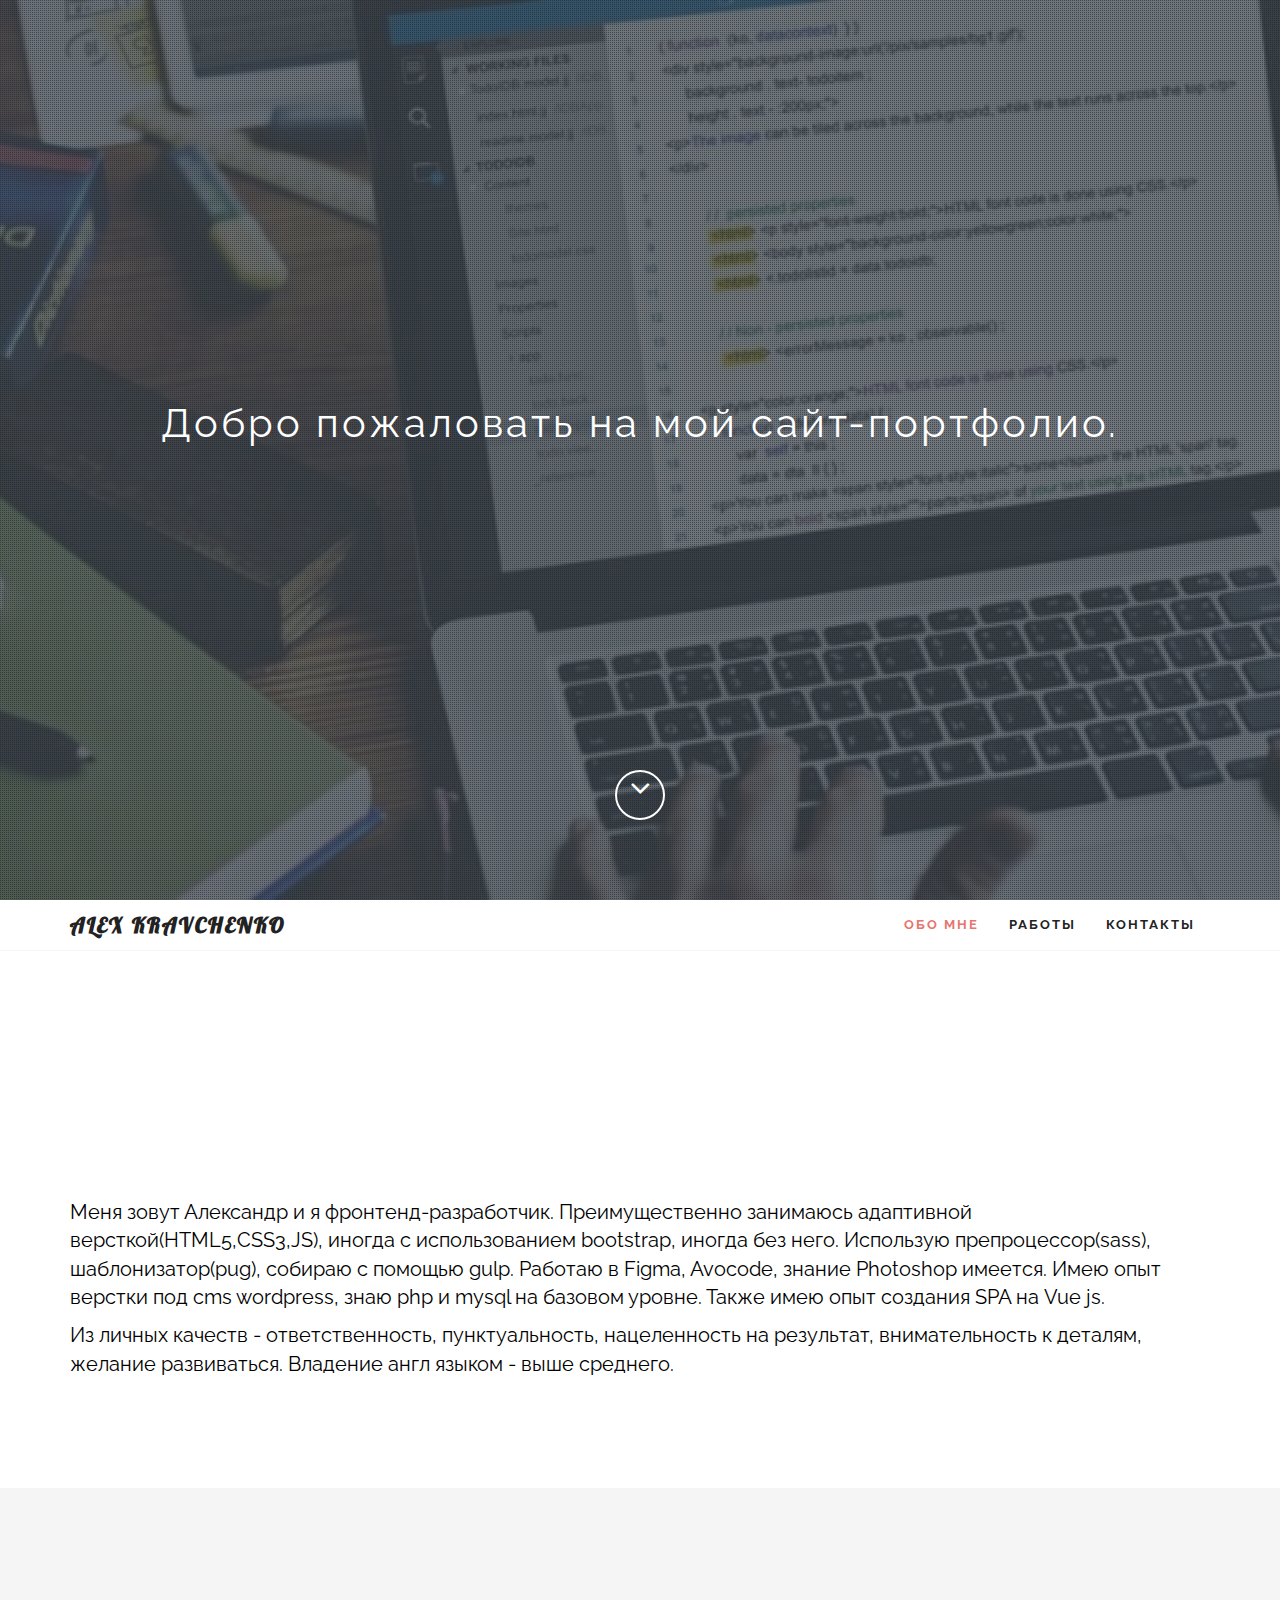
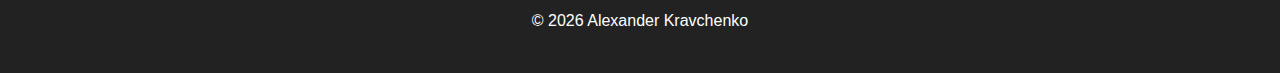
<file: index.html>
<!DOCTYPE html>
<html lang="en">

<head>
	<meta charset="UTF-8">
	<meta name="viewport" content="width=device-width, initial-scale=1.0">
	<meta name="description" content="Портфолио верстальщика">
	<meta name="author" content="Kravchenko Alexander">

	<title>Alex K. Portfolio</title>

	<!-- favicon -->
	<link rel="shortcut icon" href="my-favicon.ico">

	<!-- CSS libs and font -->
	<link href="css/libs.min.css" rel="stylesheet" media="screen">
	<link href="https://fonts.googleapis.com/css?family=Lobster" rel="stylesheet">

	<!-- Custom styles CSS -->
	<link href="css/style.css" rel="stylesheet" media="screen">

</head>

<body>
	<div id="preloader">
		<div id="status"></div>
	</div>
	<section id="home" class="pfblock-image screen-height">
		<div class="home-overlay"></div>
		<div class="intro">
			<h1>Добро пожаловать на мой сайт-портфолио.</h1>
		</div>
		<a href="#services">
			<div class="scroll-down">
				<span>
					<i class="fa fa-angle-down fa-2x"></i>
				</span>
			</div>
		</a>
	</section>
	<header class="header">
		<nav class="navbar navbar-custom" role="navigation">
			<div class="container">
				<div class="navbar-header">
					<button type="button" class="navbar-toggle" data-toggle="collapse" data-target="#custom-collapse">
						<span class="sr-only">Toggle navigation</span>
						<span class="icon-bar"></span>
						<span class="icon-bar"></span>
						<span class="icon-bar"></span>
					</button>
					<a class="navbar-brand" href="index.html">Alex Kravchenko</a>
				</div>
				<div class="collapse navbar-collapse" id="custom-collapse">
					<ul class="nav navbar-nav navbar-right">
						<li><a href="#services">Обо мне</a></li>
						<li><a href="#portfolio">Работы</a></li>
						<li><a href="#contact">Контакты</a></li>
					</ul>
				</div>
			</div>
		</nav>
	</header>
	<section id="services" class="pfblock">
		<div class="container">
			<div class="row">
				<div class="col-sm-6 col-sm-offset-3">
					<div class="pfblock-header wow fadeInUp">
						<h2 class="pfblock-title">Обо мне</h2>
						<div class="pfblock-line"></div>
					</div>
				</div>
			</div>
			<div class="row">
				<div class="col-lg-12 about">
					<p>Меня зовут Александр и я фронтенд-разработчик. Преимущественно занимаюсь адаптивной версткой(HTML5,CSS3,JS), иногда с использованием bootstrap, иногда без него. Использую препроцессор(sass), шаблонизатор(pug),
						собираю с помощью gulp. Работаю в Figma, Avocode, знание Photoshop имеется. Имею опыт верстки под cms wordpress, знаю php и mysql на базовом уровне. Также имею опыт создания SPA на Vue js.
					</p>
					<p>Из личных качеств - ответственность, пунктуальность, нацеленность на результат, внимательность к деталям, желание развиваться. Владение англ языком - выше среднего.</p>
				</div>

			</div>
		</div>
	</section>
	<section id="portfolio" class="pfblock pfblock-gray">
		<div class="container">
			<div class="row">
				<div class="col-sm-6 col-sm-offset-3">
					<div class="pfblock-header wow fadeInUp">
						<h2 class="pfblock-title">Мои работы</h2>
						<div class="pfblock-line"></div>
					</div>
				</div>
			</div>
			<div class="col-xs-12 col-sm-4 col-md-4">
				<div class="grid wow zoomIn">
					<figure class="effect-bubba">
						<img src="images/lasertag.jpg" alt="laserwar" />
						<figcaption>
							<h2><span>Lasertag</span></h2>
							<p>Сложный лендинг c анимацией</p>
							<a href="https://desp.pro/projects/a/lasertag/" onclick="return !window.open(this.href)"
								class="work-link-html">перейти</a>
						</figcaption>
					</figure>
				</div>
			</div>
			<div class="col-xs-12 col-sm-4 col-md-4">
				<div class="grid wow zoomIn">
					<figure class="effect-bubba">
						<img src="images/laserwar.jpg" alt="laserwar" />
						<figcaption>
							<h2><span>Laserwar</span></h2>
							<p>Простой лендинг</p>
							<a href="works/laserwar/index.html" onclick="return !window.open(this.href)"
								class="work-link-html">перейти</a>
						</figcaption>
					</figure>
				</div>
			</div>
			<div class="col-xs-12 col-sm-4 col-md-4">
				<div class="grid wow zoomIn">
					<figure class="effect-bubba">
						<img src="images/go-surf.jpg" alt="gosurf" />
						<figcaption>
							<h2><span>Go surf</span></h2>
							<p>Сложный лендинг с анимацией</p>
							<a href="works/gosurf/index.html" onclick="return !window.open(this.href)"
								class="work-link-html">перейти</a>
						</figcaption>
					</figure>
				</div>
			</div>
			<div class="col-xs-12 col-sm-4 col-md-4">
				<div class="grid wow zoomIn">
					<figure class="effect-bubba">
						<img src="images/lionsale.jpg" alt="lionsale-preview.jpg" />
						<figcaption>
							<h2> <span>lionsale</span></h2>
							<p>Горизонтальный лендинг-презентация</p>
							<a href="works/lionsale/index.html" onclick="return !window.open(this.href)"
								class="work-link-html">перейти</a>
						</figcaption>
					</figure>
				</div>
			</div>
			<div class="col-xs-12 col-sm-4 col-md-4">
				<div class="grid wow zoomIn">
					<figure class="effect-bubba">
						<img src="images/centr.jpg" alt="sci-center" />
						<figcaption>
							<h2><span>ISTcenter</span></h2>
							<p>Информационный центр</p>
							<a href="works/centr/index.html" onclick="return !window.open(this.href)"
								class="work-link-html">перейти</a>
						</figcaption>
					</figure>
				</div>
			</div>
			<div class="col-xs-12 col-sm-4 col-md-4">
				<div class="grid wow zoomIn">
					<figure class="effect-bubba">
						<img src="images/widas.jpg" alt="widas" />
						<figcaption>
							<h2><span>Widas</span></h2>
							<p>Лэндинг</p>
							<a href="works/widas/index.html" onclick="return !window.open(this.href)"
								class="work-link-html">перейти</a>
						</figcaption>
					</figure>
				</div>
			</div>
			<div class="col-xs-12 col-sm-4 col-md-4">
				<div class="grid wow zoomIn">
					<figure class="effect-bubba">
						<img src="images/mako.jpg" alt="mako" />
						<figcaption>
							<h2> <span>Mako</span></h2>
							<p>Лэндинг</p>
							<a href="works/mako/index.html" onclick="return !window.open(this.href)"
								class="work-link-html">перейти</a>
						</figcaption>
					</figure>
				</div>
			</div>
			<div class="col-xs-12 col-sm-4 col-md-4">
				<div class="grid wow zoomIn">
					<figure class="effect-bubba">
						<img src="images/academyset.jpg" alt="academyset" />
						<figcaption>
							<h2><span>academyset</span></h2>
							<p>Лэндинг</p>
							<a href="works/academyset/index.html" onclick="return !window.open(this.href)"
								class="work-link-html">перейти</a>
						</figcaption>
					</figure>
				</div>
			</div>
		</div>
	</section>
	<section id="contact" class="pfblock">
		<div class="container">
			<div class="row">
				<div class="col-sm-6 col-sm-offset-3">
					<div class="pfblock-header">
						<h2 class="pfblock-title">Контакты</h2>
						<div class="pfblock-line"></div>
					</div>
				</div>
			</div>
			<div class="row">
				<div class="col-md-6 wow fadeIn contact-item">
					<div class="contact-item__inner">
						<i class="mail-ico" aria-hidden="true"></i>
						<div class="contact-container">
							<span>alxkravchenko537@gmail.com</span>
						</div>
					</div>
				</div>
				<div class="col-md-6 wow fadeIn contact-item">
					<div class="contact-item__inner">
						<i class="telegram-ico" aria-hidden="true"></i>
						<div class="contact-container">
							<span>@alxeverhigh</span>
						</div>
					</div>
				</div>
			</div>
			<div class="row">
				<div class="col-md-6 wow fadeIn contact-item">
					<div class="contact-item__inner">
						<i class="phone-ico" aria-hidden="true"></i>
						<div class="contact-container">
							<span>+380667568546</span>
						</div>
					</div>
				</div>
				<div class="col-md-6 wow fadeIn contact-item">
					<div class="contact-item__inner">
						<i class="skype-ico" aria-hidden="true"></i>
						<div class="contact-container">
							<span>live:.cid.82e5dc2cadb39d28</span>
						</div>
					</div>
				</div>
			</div>
			<div class="row">
			</div>
		</div>
	</section>
	<footer id="footer">
		<div class="container">
			<div class="row">
				<div class="col-sm-12">
					<p class="copyright"></p>
				</div>
			</div>
		</div>
	</footer>
	<div class="scroll-up">
		<a href="#home"><i class="fa fa-angle-up"></i></a>
	</div>
	<script src="js/libs.min.js"></script>
	<script src="js/custom.js"></script>
</body>

</html>
</file>
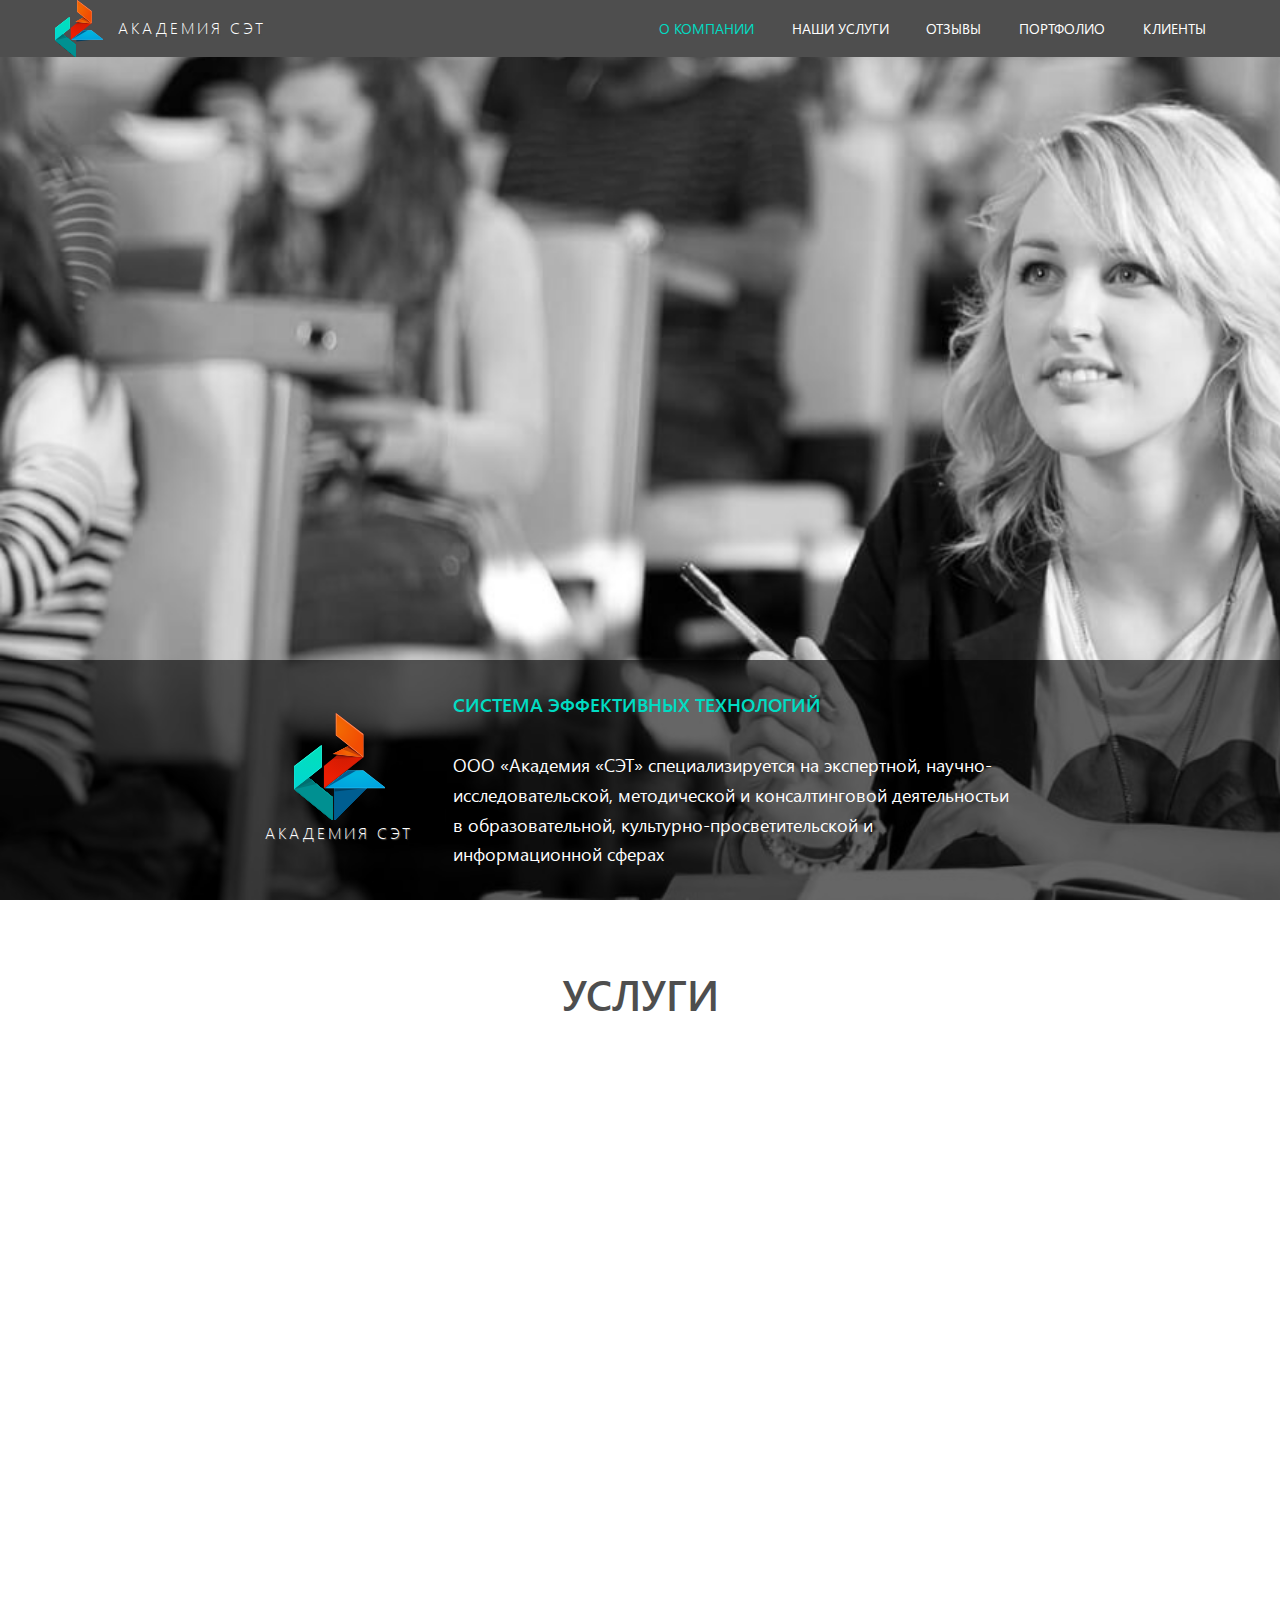
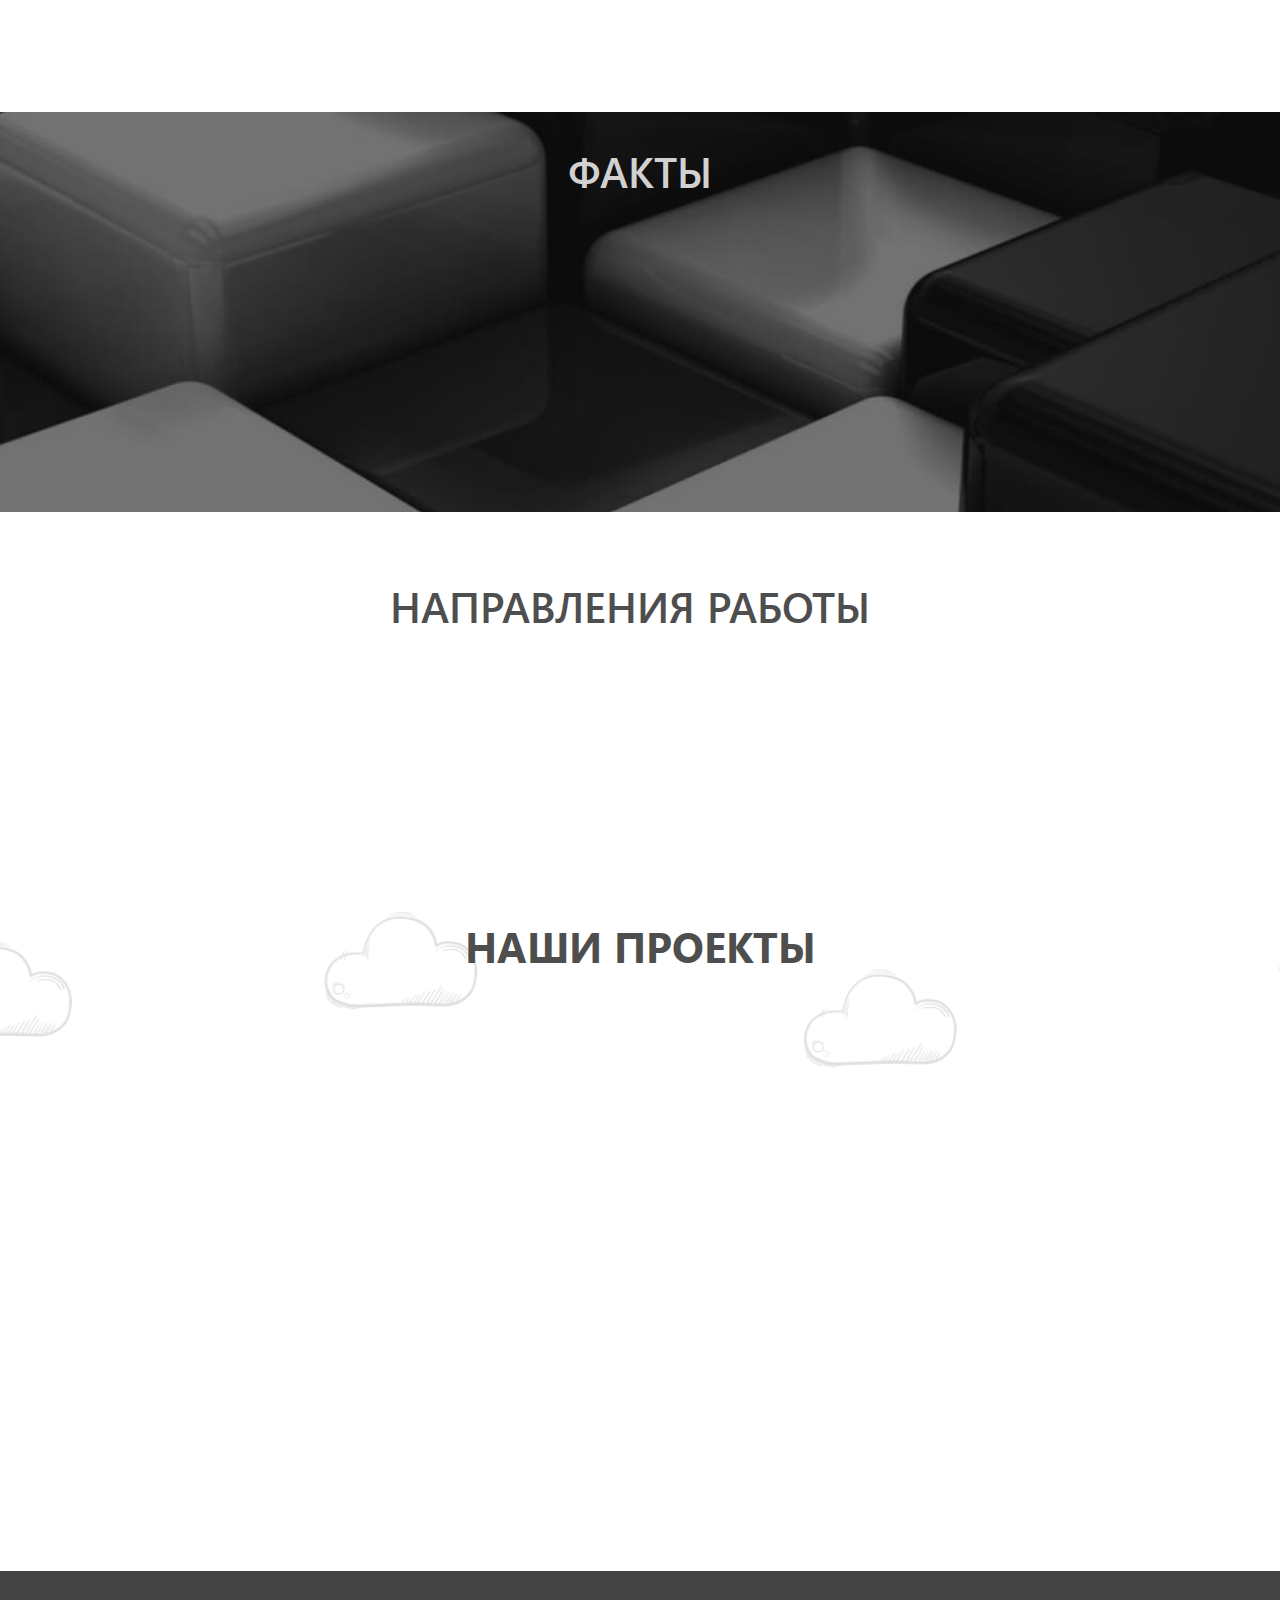
<file: works/academyset/index.html>
<!DOCTYPE html>
<html lang="ru">

<head>
	<meta charset="utf-8">
	<title>dz</title>
	<meta http-equiv="X-UA-Compatible" content="IE=edge">
	<meta name="viewport" content="width=device-width, initial-scale=1">
	<link rel="stylesheet" href="css/libs.min.css">
	<link rel="stylesheet" href="css/main.css">
</head>

<body>
	<section class="header" id="about">
		<nav class="wow animated fadeIn">
			<div class="container">
				<a href="#" class="nav-brand wow animated zoomIn">
					<i class="nav-brand-ico"></i>
					<span class="nav-brand-text">академия сэт</span>
				</a>
				<ul class="nav-list wow animated lightSpeedIn">
					<li class="active"><a href="#about">о компании</a></li>
					<li><a href="#services">наши услуги</a></li>
					<li><a href="#otzivi">отзывы</a></li>
					<li><a href="#portfolio">портфолио</a></li>
					<li><a href="#footer">клиенты</a></li>
				</ul>
				<div class="navbar-btn">
					<span class="navbar-btn-line"></span>
				</div>
			</div>
		</nav>
		<div class="header-content wow animated fadeInUp">
			<div class="header-content-block">
				<div class="header-content-left">
					<i></i>
					<p>академия сэт</p>
				</div>
				<div class="header-content-right">
					<h3>СИСТЕМА ЭФФЕКТИВНЫХ ТЕХНОЛОГИЙ</h3>
					<p>ООО «Академия «СЭТ» специализируется на экспертной, научно-исследовательской, методической и
						консалтинговой деятельностьи в образовательной, культурно-просветительской и информационной
						сферах</p>
				</div>
			</div>
		</div>
	</section>
	<section class="uslugi" id="services">
		<div class="container">
			<h3>услуги</h3>
			<div class="uslugi-block">
				<div class="uslugi-left wow animated bounceInLeft">
					<a href="#" class="uslugi-item">
						<i class="uslugi-icon">&#xe800;</i>
						<span>Экспертные оценки в образовании</span>
					</a>
					<a href="#" class="uslugi-item">
						<i class="uslugi-icon">&#xe801;</i>
						<span>Разработка отраслевых информационных систем</span>
					</a>
					<a href="#" class="uslugi-item">
						<i class="uslugi-icon">&#xe802;</i>
						<span>Организация научно-исследовательской деятельности</span>
					</a>
					<a href="#" class="uslugi-item">
						<i class="uslugi-icon">&#xe803;</i>
						<span>Проведение мероприятий (семинаров, конференций, круглых столов, форумов)</span>
					</a>
				</div>
				<div class="uslugi-right wow animated bounceInRight">
					<a href="#" class="uslugi-item">
						<i class="uslugi-icon">&#xe804;</i>
						<span>Консалтинговые услуги</span>
					</a>
					<a href="#" class="uslugi-item">
						<i class="uslugi-icon">&#xe805;</i>
						<span>Изучение конъюнктуры рынка, мониторинговые и социологические исследования</span>
					</a>
					<a href="#" class="uslugi-item">
						<i class="uslugi-icon">&#xe806;</i>
						<span>Разработка рекомендаций и решений в сфере образовательных инноваций</span>
					</a>
					<a href="#" class="uslugi-item">
						<i class="uslugi-icon">&#xe807;</i>
						<span>Техническая поддержка и обучение</span>
					</a>
				</div>
			</div>
		</div>
	</section>
	<section class="facts" id="otzivi">
		<div class="container">
			<h3>факты</h3>
			<div class="pokazateli">
				<div class="pokazateli-item p-item1 wow animated fadeIn">
					<a href="#">
						<p>5 лет</p>
						<p>Опыт проведения экспертиз</p>
					</a>
				</div>
				<div class="pokazateli-item p-item2 wow animated fadeIn">
					<a href="#">
						<p>127</p>
						<p>Экспертов в различных отраслях</p>
					</a>
				</div>
				<div class="pokazateli-item p-item3 wow animated fadeIn">
					<a href="#">
						<p>1000</p>
						<p> Экспертных заключений на проекты заданий и аннотации</p>
					</a>
				</div>
				<div class="pokazateli-item p-item4 wow animated fadeIn">
					<a href="#">
						<p>700</p>
						<p>Экспертных заключений по государственным контрактам</p>
					</a>
				</div>
			</div>
		</div>
	</section>
	<section class="directions">
		<div class="container">
			<h3>направления работы</h3>
			<div class="directions-block wow animated rubberBand">
				<div class="directions-item">
					<i class="education"></i>
					<p>Образование</p>
				</div>
				<div class="directions-item">
					<i class="society"></i>
					<p>Социальная сфера</p>
				</div>
				<div class="directions-item">
					<i class="financials"></i>
					<p>Финансы</p>
				</div>
				<div class="directions-item">
					<i class="ittech"></i>
					<p>IT-технологии</p>
				</div>
				<div class="directions-item">
					<i class="prom"></i>
					<p>Промышленность</p>
				</div>
				<div class="directions-item">
					<i class="energy"></i>
					<p>Энергетика</p>
				</div>
			</div>
		</div>
	</section>
	<section class="projects" id="portfolio">
		<div class="container">
			<h3>Наши проекты</h3>
			<div class="carousel-wrapper wow animated flipInY">
				<span class="carousel-previous-item"></span>
				<span class="carousel-next-item"></span>
				<div class="owl-carousel owl-theme">
					<div class="item item-1">
						<img src="img/projects-boy.png" alt="img">
						<div class="item-content">
							<p>интерактивная сеть организация и проектов</p>
							<a href="#">Подробнее</a>
						</div>
					</div>
					<div class="item item-2">
						<img src="img/projects-map.png" alt="img">
						<div class="item-content">
							<p>интерактивная сеть организация и проектов</p>
							<a href="#">Подробнее</a>
						</div>
					</div>
					<div class="item item-3">
						<img src="img/projects-family.png" alt="img">
						<div class="item-content">
							<p>интерактивная сеть организация и проектов</p>
							<a href="#">Подробнее</a>
						</div>
					</div>
					<div class="item item-1">
						<img src="img/projects-boy.png" alt="img">
						<div class="item-content">
							<p>интерактивная сеть организация и проектов</p>
							<a href="#">Подробнее</a>
						</div>
					</div>
					<div class="item item-2">
						<img src="img/projects-map.png" alt="img">
						<div class="item-content">
							<p>интерактивная сеть организация и проектов</p>
							<a href="#">Подробнее</a>
						</div>
					</div>
					<div class="item item-3">
						<img src="img/projects-family.png" alt="img">
						<div class="item-content">
							<p>интерактивная сеть организация и проектов</p>
							<a href="#">Подробнее</a>
						</div>
					</div>
				</div>
			</div>
		</div>
	</section>
	<footer id="footer">
		<div class="container wow animated fadeInUp">
			<h3>контакты</h3>
			<p class="desc">Если у Вас есть какие-то вопросы либо предложения, свяжитесь с нами.</p>
			<div class="f-content">
				<form action="\">
					<h6>Обратная связь</h6>
					<input type="email" placeholder="Email..." class="wow">
					<input type="text" placeholder="Имя..." class="wow">
					<textarea placeholder="Сообщение" class="f-message wow"></textarea>
					<button type="submit" class="f-submit">отправить</button>
				</form>
				<div class="contacts">
					<h6>контакты</h6>
					<p>ТОВ «Академия «СЭТ»</p>
					<div class="bottom-links">
						<div class="geo">
							<i class="geo-ico"></i><a href="#">ТОВ «Академия «СЭТ»</a>
						</div>
						<div class="phone">
							<i class="phone-ico"></i><a href="tel:+380996535336">+38 (099)653-53-36</a>
						</div>
						<div class="email">
							<i class="mail-ico"></i><a href="mailto:info@cgset.com">info@cgset.com</a>
						</div>
					</div>
				</div>
			</div>
		</div>
		<a href="#about" class="to-top-btn"><i></i></a>
	</footer>
	<script src="js/scripts.min.js"></script>
	<script>new WOW().init();</script>
	<script src="js/main.js"></script>
</body>

</html>
</file>
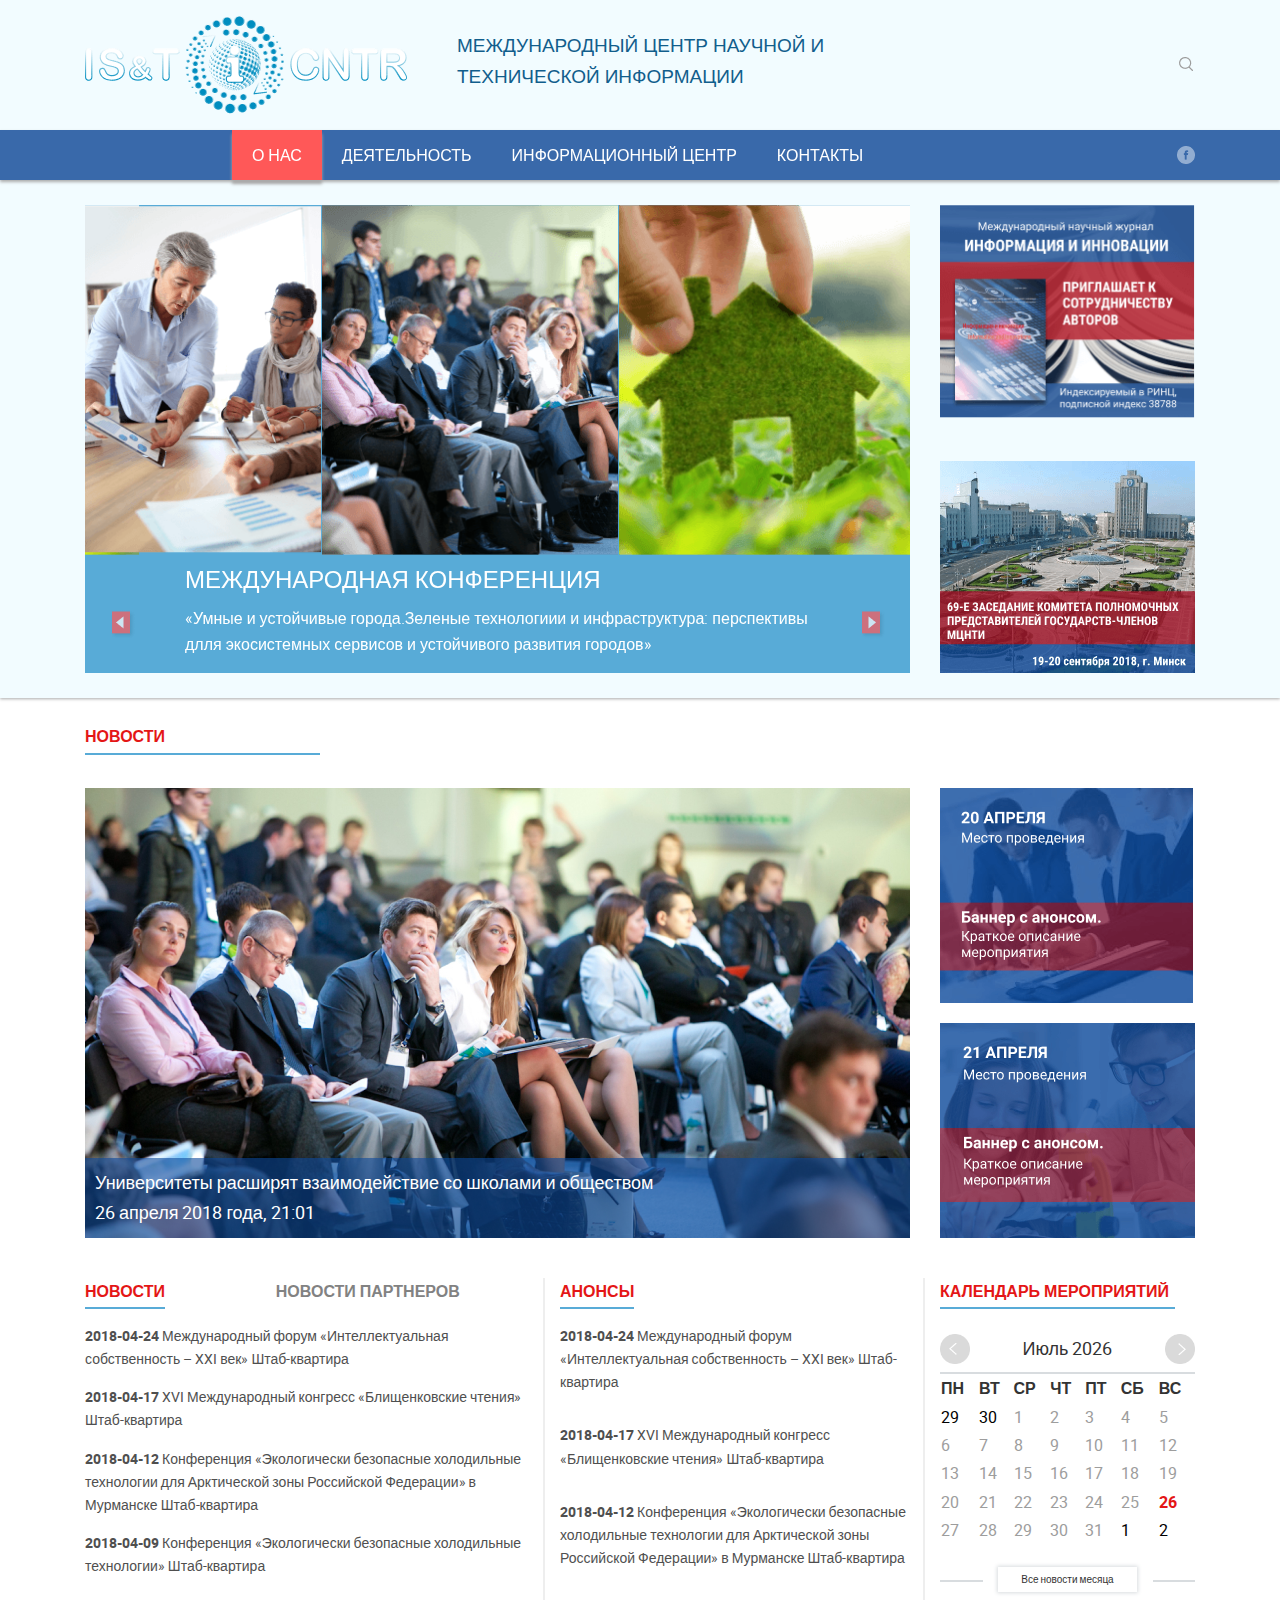
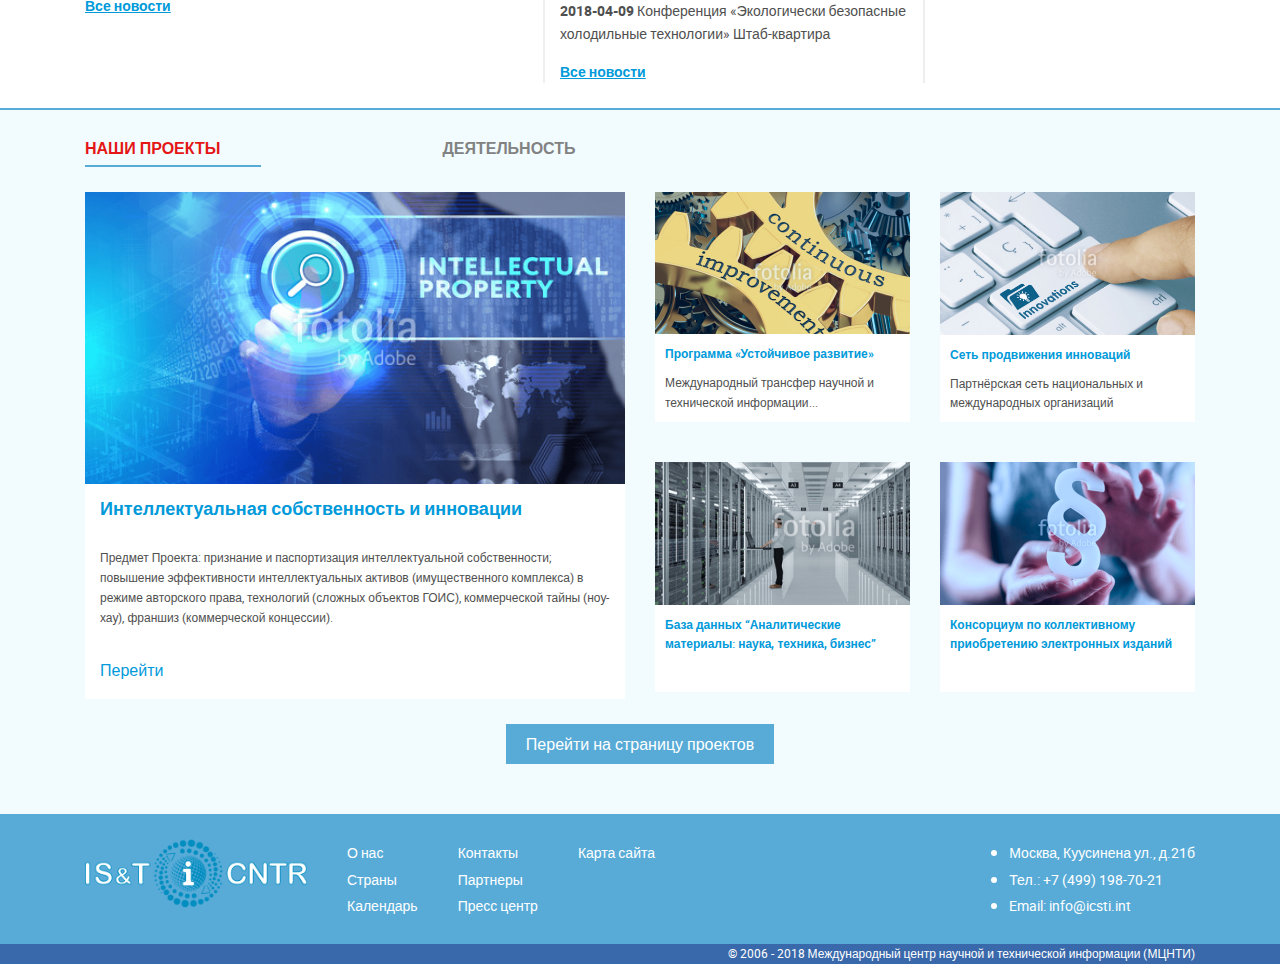
<file: works/centr/index.html>
<!DOCTYPE html>
<html lang="ru">

<head>
	<meta charset="utf-8">
	<title>st1</title>
	<meta http-equiv="X-UA-Compatible" content="IE=edge">
	<meta name="viewport" content="width=device-width, initial-scale=1, maximum-scale=1">
	<link rel="stylesheet" href="css/bootstrap-grid.css">
	<link rel="stylesheet" href="css/bootstrap-reboot.css">
	<link rel="stylesheet" href="css/owl.carousel.min.css">
	<link rel="stylesheet" href="css/owl.theme.default.min.css">
	<link rel="stylesheet" href="css/main.css">
</head>

<body>
	<header class="header" id="header">
		<div class="container">
			<div class="row">
				<div class="col-12 header-title">
					<a href="#" class="header-logo"></a>
					<h1>Международный центр научной и технической информации</h1>
					<form action="/" class="search">
						<input type="text" placeholder="Поиск по сайту...">
						<button type="submit" class="search-btn"></button>
					</form>
				</div>
			</div>
		</div>
		<nav class="nav">
			<div class="container">
				<div class="row">
					<div class="col-12 nav-panel">
						<ul class="nav-list">
							<li class="active"><a href="#header">о нас</a></li>
							<li><a href="#activity">деятельность</a></li>
							<li><a href="#inform">информационный центр</a></li>
							<li><a href="#footer">контакты</a></li>
						</ul>
						<div class="navbar-btn">
							<span class="navbar-btn-line"></span>
						</div>
						<a href="#" class="facebook"></a>
					</div>
				</div>
			</div>
		</nav>
		<div class="container">
			<div class="row">
				<div class="col-lg-9">
					<div class="owl-carousel owl-theme header-slider">
						<div class="item">
							<div class="img-block">
								<a href="#">
									<img src="img/h-carousel-1.png" alt="carousel-1">
									<img src="img/h-carousel-2.png" alt="carousel-2">
									<img src="img/h-carousel-3.png" alt="carousel-3">
								</a>
							</div>
							<div class="caption">
								<span class="header-slider-left"></span>
								<span class="header-slider-right"></span>
								<h4>международная конференция</h4>
								<p>«Умные и устойчивые города.Зеленые технологиии и инфраструктура: перспективы длля
									экосистемных сервисов и устойчивого развития городов»</p>
							</div>
						</div>
						<div class="item">
							<div class="img-block">
								<a href="#">
									<img src="img/h-carousel-1.png" alt="carousel-1">
									<img src="img/h-carousel-2.png" alt="carousel-2">
									<img src="img/h-carousel-3.png" alt="carousel-3">
								</a>
							</div>
							<div class="caption">
								<span class="header-slider-left"></span>
								<span class="header-slider-right"></span>
								<h4>международная конференция</h4>
								<p>«Умные и устойчивые города.Зеленые технологиии и инфраструктура: перспективы длля
									экосистемных сервисов и устойчивого развития городов»</p>
							</div>
						</div>
						<div class="item">
							<div class="img-block">
								<a href="#">
									<img src="img/h-carousel-1.png" alt="carousel-1">
									<img src="img/h-carousel-2.png" alt="carousel-2">
									<img src="img/h-carousel-3.png" alt="carousel-3">
								</a>
							</div>
							<div class="caption">
								<span class="header-slider-left"></span>
								<span class="header-slider-right"></span>
								<h4>международная конференция</h4>
								<p>«Умные и устойчивые города.Зеленые технологиии и инфраструктура: перспективы длля
									экосистемных сервисов и устойчивого развития городов»</p>
							</div>
						</div>
						<div class="item">
							<div class="img-block">
								<a href="#">
									<img src="img/h-carousel-1.png" alt="carousel-1">
									<img src="img/h-carousel-2.png" alt="carousel-2">
									<img src="img/h-carousel-3.png" alt="carousel-3">
								</a>
							</div>
							<div class="caption">
								<span class="header-slider-left"></span>
								<span class="header-slider-right"></span>
								<h4>международная конференция</h4>
								<p>«Умные и устойчивые города.Зеленые технологиии и инфраструктура: перспективы длля
									экосистемных сервисов и устойчивого развития городов»</p>
							</div>
						</div>
					</div>
				</div>
				<div class="col-lg-3 header-info">
					<a href="#">
						<img src="img/header-info-1.png" alt="info-1">
					</a>
					<a href="#">
						<img src="img/header-info-2.png" alt="info-2">
					</a>
				</div>
			</div>
		</div>
	</header>
	<section class="news" id="inform">
		</div>
		<div class="container">
			<div class="row">
				<div class="col-12">
					<h3 class="underlined">новости</h3>
				</div>
			</div>
			<div class="row">
				<div class="col-lg-9">
					<div class="owl-carousel owl-theme news-slider">
						<div class="item">
							<a href="#">
								<img src="img/n-carousel-111.jpg" alt="carousel-1">
								<span class="caption">
									<span>Университеты расширят взаимодействие со школами и обществом</span>
									<span>26 апреля 2018 года, 21:01</span>
								</span>
							</a>
						</div>
						<div class="item">
							<a href="#">
								<img src="img/n-carousel-111.jpg" alt="carousel-1">
								<span class="caption">
									<span>Университеты расширят взаимодействие со школами и обществом</span>
									<span>26 апреля 2018 года, 21:01</span>
								</span>
							</a>
						</div>
						<div class="item">
							<a href="#">
								<img src="img/n-carousel-111.jpg" alt="carousel-1">
								<span class="caption">
									<span>Университеты расширят взаимодействие со школами и обществом</span>
									<span>26 апреля 2018 года, 21:01</span>
								</span>
							</a>
						</div>
					</div>
				</div>
				<div class="col-lg-3 news-info">
					<a href="#">
						<img src="img/news-info-1.png" alt="info-3">
					</a>
					<a href="#">
						<img src="img/news-info-2.png" alt="info-4">
					</a>
				</div>
			</div>
			<div class="row news-content">
				<div class="col-lg-5 recent">
					<div class="heading r-tabs">
						<span class="r-tab active">новости</span>
						<span class="r-tab">новости партнеров</span>
					</div>
					<div class="r-tab-content">
						<div class="r-tab-item active">
							<a href="#" class="recent-item">
								<span>2018-04-24</span>
								<span>Международный форум «Интеллектуальная собственность – XXI век»
									Штаб-квартира</span>
							</a>
							<a href="#" class="recent-item">
								<span>2018-04-17</span>
								<span>XVI Международный конгресс «Блищенковские чтения» Штаб-квартира</span>
							</a>
							<a href="#" class="recent-item">
								<span>2018-04-12</span>
								<span>Конференция «Экологически безопасные холодильные технологии для Арктической зоны
									Российской Федерации» в Мурманске Штаб-квартира</span>
							</a>
							<a href="#" class="recent-item">
								<span>2018-04-09</span>
								<span>Конференция «Экологически безопасные холодильные технологии» Штаб-квартира</span>
							</a>
							<a href="#" class="recent-btn">Все новости</a>
						</div>

						<div class="r-tab-item">
							<a href="#" class="recent-item">
								<span>2018-04-17</span>
								<span>XVI Международный конгресс «Блищенковские чтения» Штаб-квартира</span>
							</a>
							<a href="#" class="recent-item">
								<span>2018-04-12</span>
								<span>Конференция «Экологически безопасные холодильные технологии для Арктической зоны
									Российской Федерации» в Мурманске Штаб-квартира</span>
							</a>
							<a href="#" class="recent-item">
								<span>2018-04-24</span>
								<span>Международный форум «Интеллектуальная собственность – XXI век»
									Штаб-квартира</span>
							</a>
							<a href="#" class="recent-item">
								<span>2018-04-09</span>
								<span>Конференция «Экологически безопасные холодильные технологии» Штаб-квартира</span>
							</a>
							<a href="#" class="recent-btn">Все новости</a>
						</div>

					</div>
				</div>
				<div class="col-lg-4 anounces">
					<div class="heading">
						<a href="#" class="active">Анонсы</a>
					</div>
					<a href="#" class="recent-item">
						<span>2018-04-24</span>
						<span>Международный форум «Интеллектуальная собственность – XXI век» Штаб-квартира</span>
					</a>
					<a href="#" class="recent-item">
						<span>2018-04-17</span>
						<span>XVI Международный конгресс «Блищенковские чтения» Штаб-квартира</span>
					</a>
					<a href="#" class="recent-item">
						<span>2018-04-12</span>
						<span>Конференция «Экологически безопасные холодильные технологии для Арктической зоны
							Российской Федерации» в Мурманске Штаб-квартира</span>
					</a>
					<a href="#" class="recent-item">
						<span>2018-04-09</span>
						<span>Конференция «Экологически безопасные холодильные технологии» Штаб-квартира</span>
					</a>
					<a href="#" class="recent-btn">Все новости</a>
				</div>
				<div class="col-lg-3 calendar">
					<div class="heading">
						<h3 class="underlined">Календарь мероприятий</h3>
					</div>
					<div id="calendar">
						<div class="calendar-btn">
							<a href="#">Все новости месяца</a>
						</div>
					</div>
				</div>
			</div>
		</div>
	</section>
	<section class="projects" id="activity">
		<div class="container">
			<div class="row">
				<div class="col-12 heading p-tabs">
					<span class="active p-tab">наши проекты</span>
					<span class="p-tab">деятельность</span>
				</div>
			</div>
			<div class="row">
				<div class="p-tab-content col-12">
					<div class="p-tab-item">
						<div class="row">
							<div class="col-lg-6">
								<a href="#" class="projects-item-main">
									<img src="img/projects-1.png" alt="item-1">
									<span>Интеллектуальная собственность и инновации</span>
									<span>Предмет Проекта: признание и паспортизация интеллектуальной собственности;
										повышение
										эффективности интеллектуальных активов (имущественного комплекса) в режиме
										авторского права,
										технологий (сложных объектов ГОИС), коммерческой тайны (ноу-хау), франшиз
										(коммерческой
										концессии).</span>
									<span class="link">Перейти</span>
								</a>
							</div>
							<div class="col-lg-3">
								<a href="#" class="projects-item">
									<img src="img/projects-2.png" alt="item-2">
									<span>Программа «Устойчивое развитие»</span>
									<span class="projects-desc">Международный трансфер научной и технической
										информации...</span>
								</a>
								<a href="#" class="projects-item">
									<img src="img/projects-4.png" alt="item-4">
									<span>База данных “Аналитические материалы: наука, техника, бизнес”</span>
								</a>
							</div>
							<div class="col-lg-3">
								<a href="#" class="projects-item">
									<img src="img/projects-3.png" alt="item-3">
									<span>Сеть продвижения инноваций</span>
									<span class="projects-desc">Партнёрская сеть национальных и международных
										организаций</span>
								</a>
								<a href="#" class="projects-item">
									<img src="img/projects-5.png" alt="item-5">
									<span>Консорциум по коллективному приобретению электронных изданий</span>
								</a>
							</div>
						</div>
					</div>
					<div class="p-tab-item">
						<div class="row">
							<div class="col-lg-6">
								<a href="#" class="projects-item-main">
									<img src="img/projects-1.png" alt="item-1">
									<span>Интеллектуальная собственность и инновации</span>
									<span>Предмет Проекта: признание и паспортизация интеллектуальной собственности;
										повышение
										эффективности интеллектуальных активов (имущественного комплекса) в режиме
										авторского права,
										технологий (сложных объектов ГОИС), коммерческой тайны (ноу-хау), франшиз
										(коммерческой
										концессии).</span>
									<span class="link">Перейти</span>
								</a>
							</div>
							<div class="col-lg-3">
								<a href="#" class="projects-item">
									<img src="img/projects-2.png" alt="item-2">
									<span>Программа «Устойчивое развитие»</span>
									<span class="projects-desc">Международный трансфер научной и технической
										информации...</span>
								</a>
								<a href="#" class="projects-item">
									<img src="img/projects-4.png" alt="item-4">
									<span>База данных “Аналитические материалы: наука, техника, бизнес”</span>
								</a>
							</div>
							<div class="col-lg-3">
								<a href="#" class="projects-item">
									<img src="img/projects-3.png" alt="item-3">
									<span>Сеть продвижения инноваций</span>
									<span class="projects-desc">Партнёрская сеть национальных и международных
										организаций</span>
								</a>
								<a href="#" class="projects-item">
									<img src="img/projects-5.png" alt="item-5">
									<span>Консорциум по коллективному приобретению электронных изданий</span>
								</a>
							</div>
						</div>
					</div>
				</div>
			</div>
			<div class="row">
				<div class="col-12 d-flex">
					<a href="#" class="projects-btn">Перейти на страницу проектов</a>
				</div>
			</div>
		</div>
	</section>
	<footer id="footer">
		<div class="footer-top">
			<div class="container">
				<div class="row">
					<div class="col-12 f-top">
						<a href="#" class="f-logo"></a>
						<ul class="f-list">
							<li><a href="#">О нас</a></li>
							<li><a href="#">Страны</a></li>
							<li><a href="#">Календарь</a></li>
						</ul>
						<ul class="f-list">
							<li><a href="#">Контакты</a></li>
							<li><a href="#">Партнеры</a></li>
							<li><a href="#">Пресс центр</a></li>
						</ul>
						<ul class="f-list">
							<li><a href="#">Карта сайта</a></li>
						</ul>
						<ul class="f-contacts">
							<li><a href="#">Москва, Куусинена ул., д.21б</a></li>
							<li><a href="tel:+1234567890">Тел.: +7 (499) 198-70-21</a></li>
							<li><a href="mailto:ifno@icsti.int">Email: info@icsti.int</a></li>
						</ul>
					</div>
				</div>
			</div>
		</div>
		<div class="footer-bottom">
			<div class="container">
				<div class="row">
					<div class="col-12">
						<p>© 2006 - 2018 Международный центр научной и технической информации (МЦНТИ)</p>
					</div>
				</div>
			</div>
		</div>
	</footer>
	<script src="js/jquery.min.js"></script>
	<script src="js/owl.carousel.min.js"></script>
	<script src="js/jquery-ui.min.js"></script>
	<script src="js/main.js"></script>
</body>

</html>
</file>
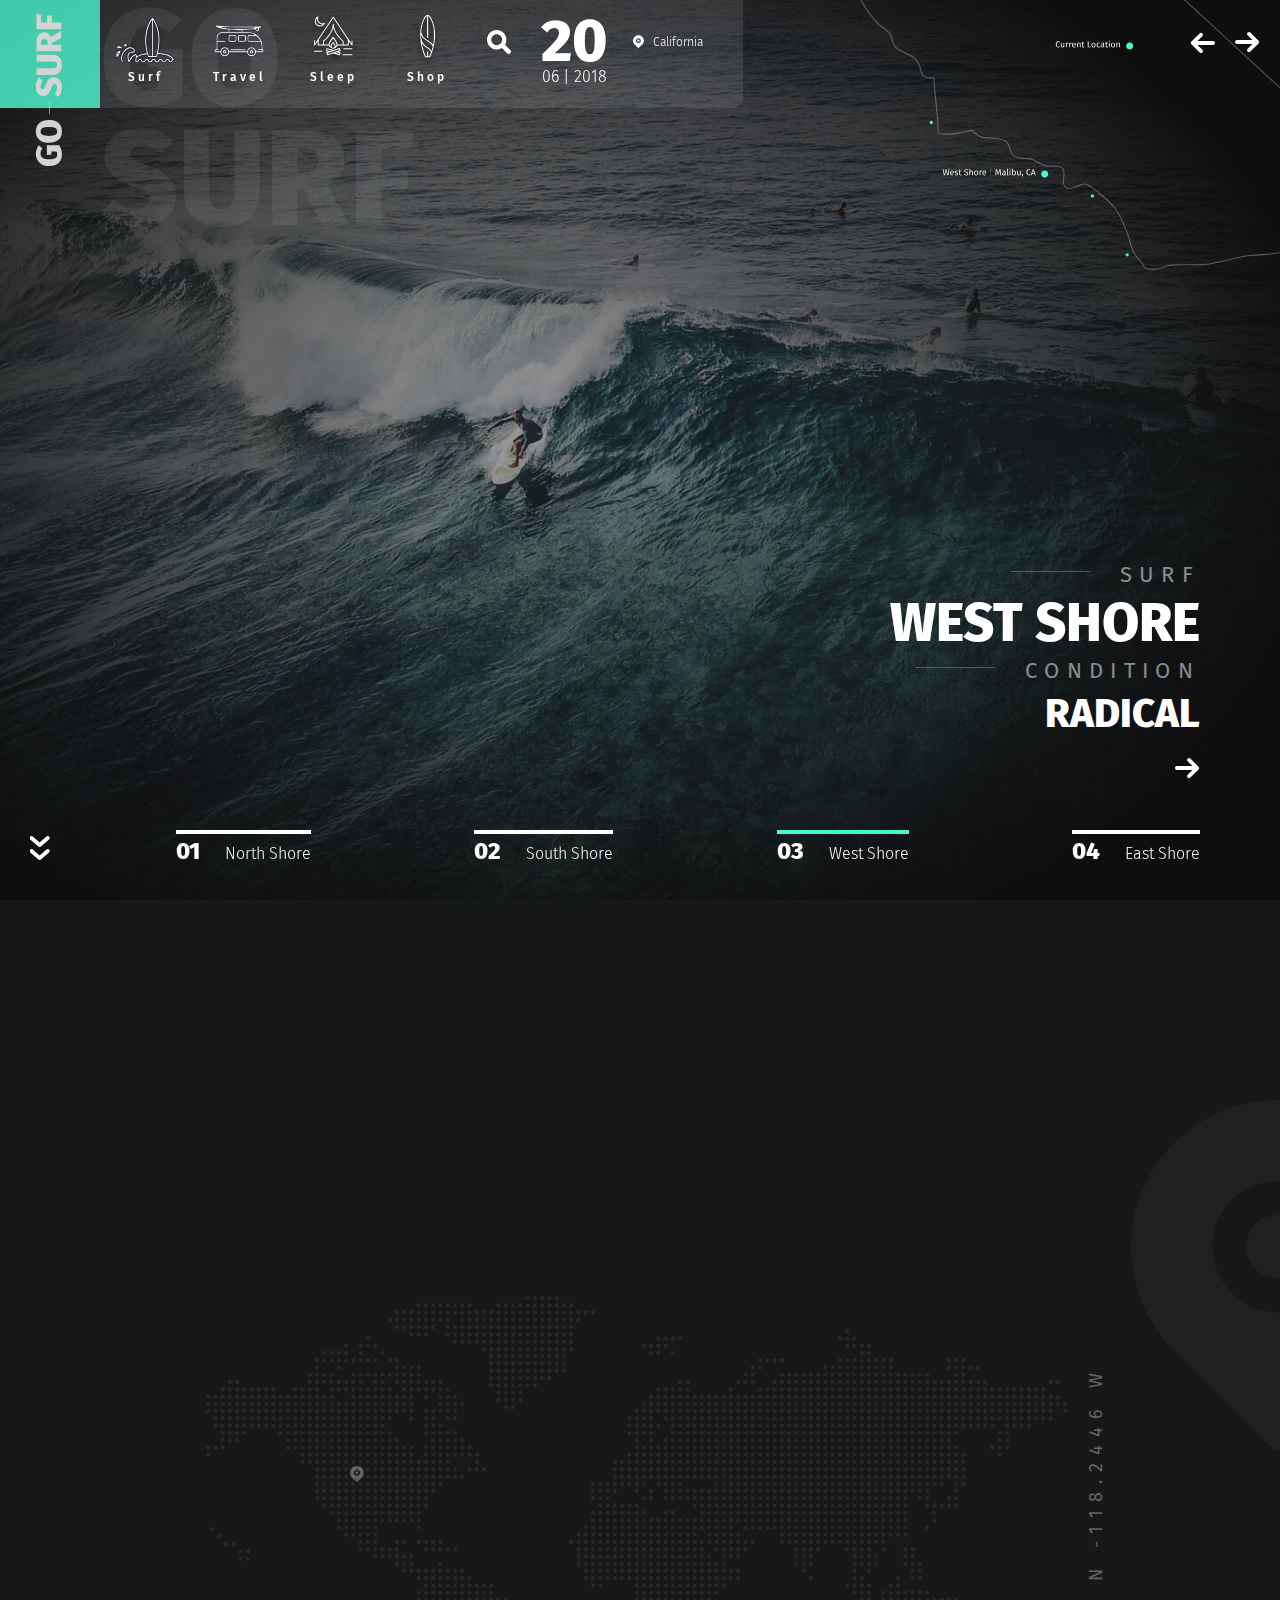
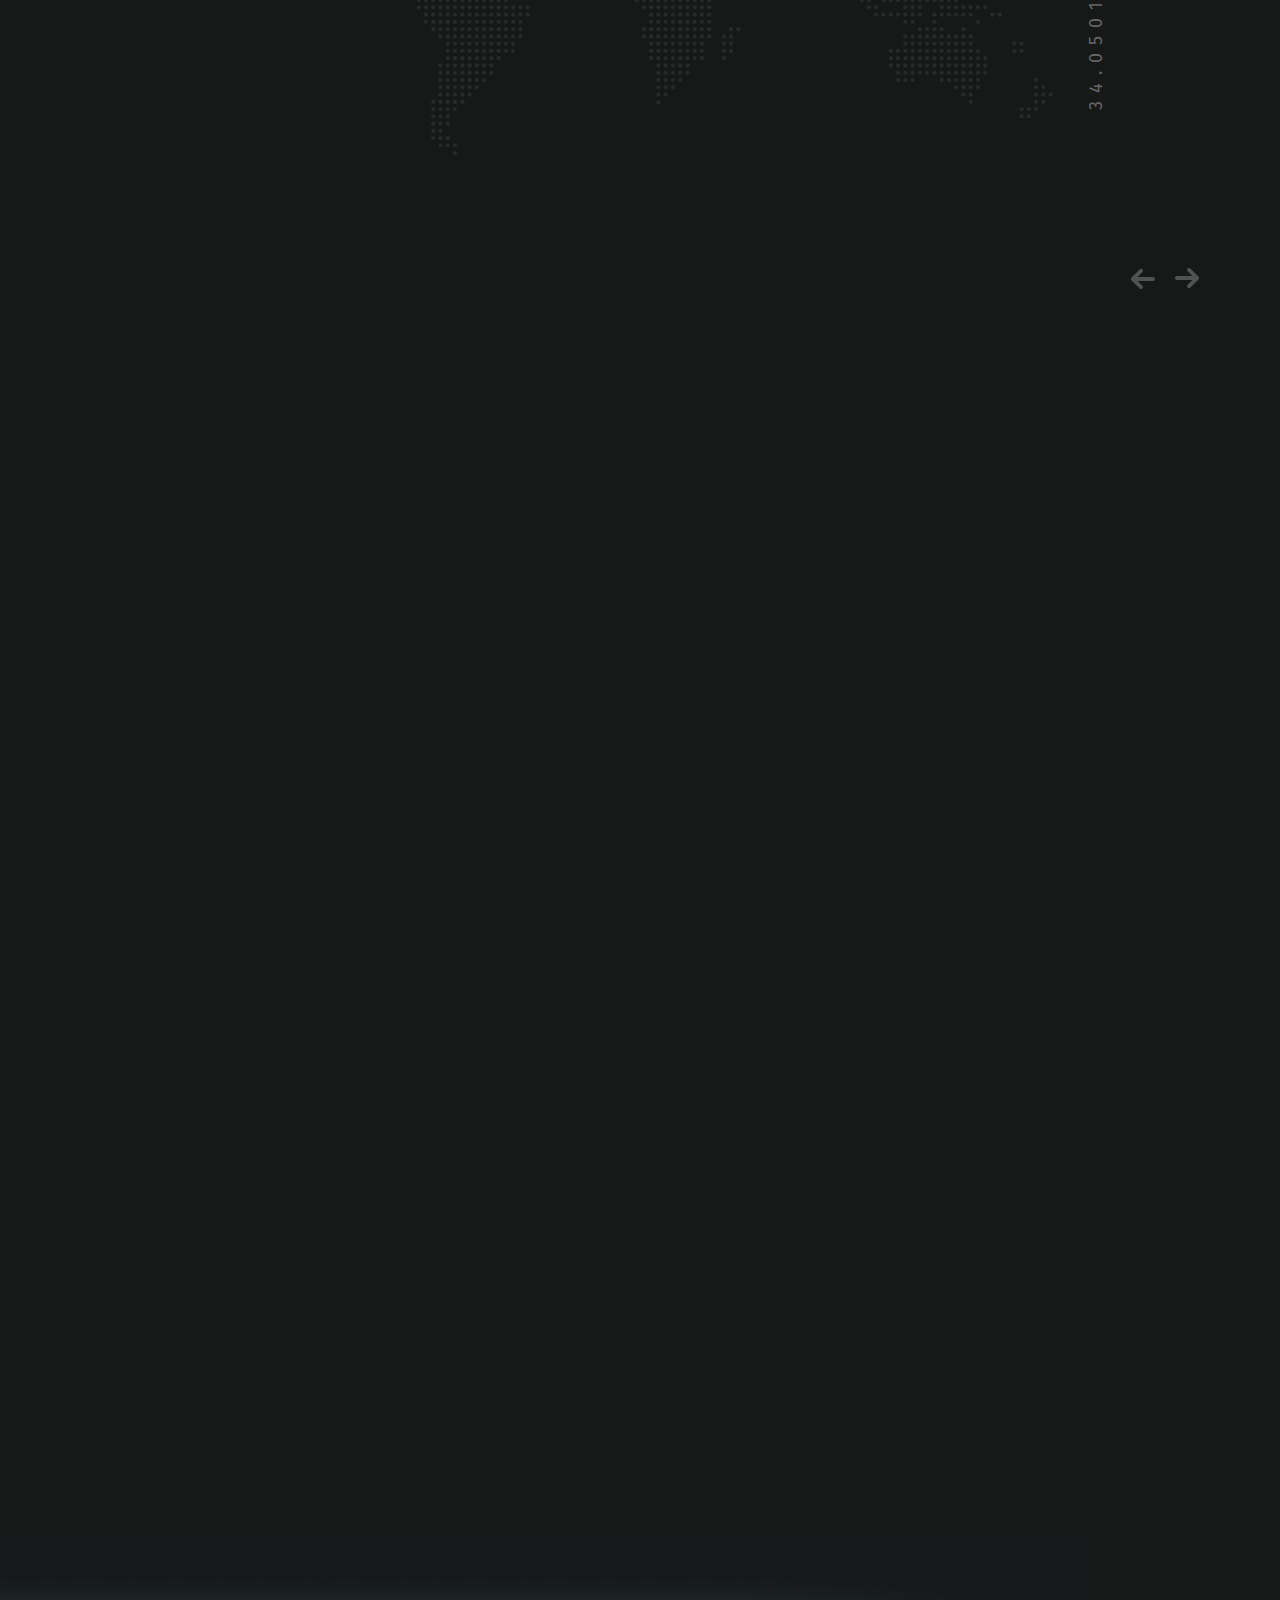
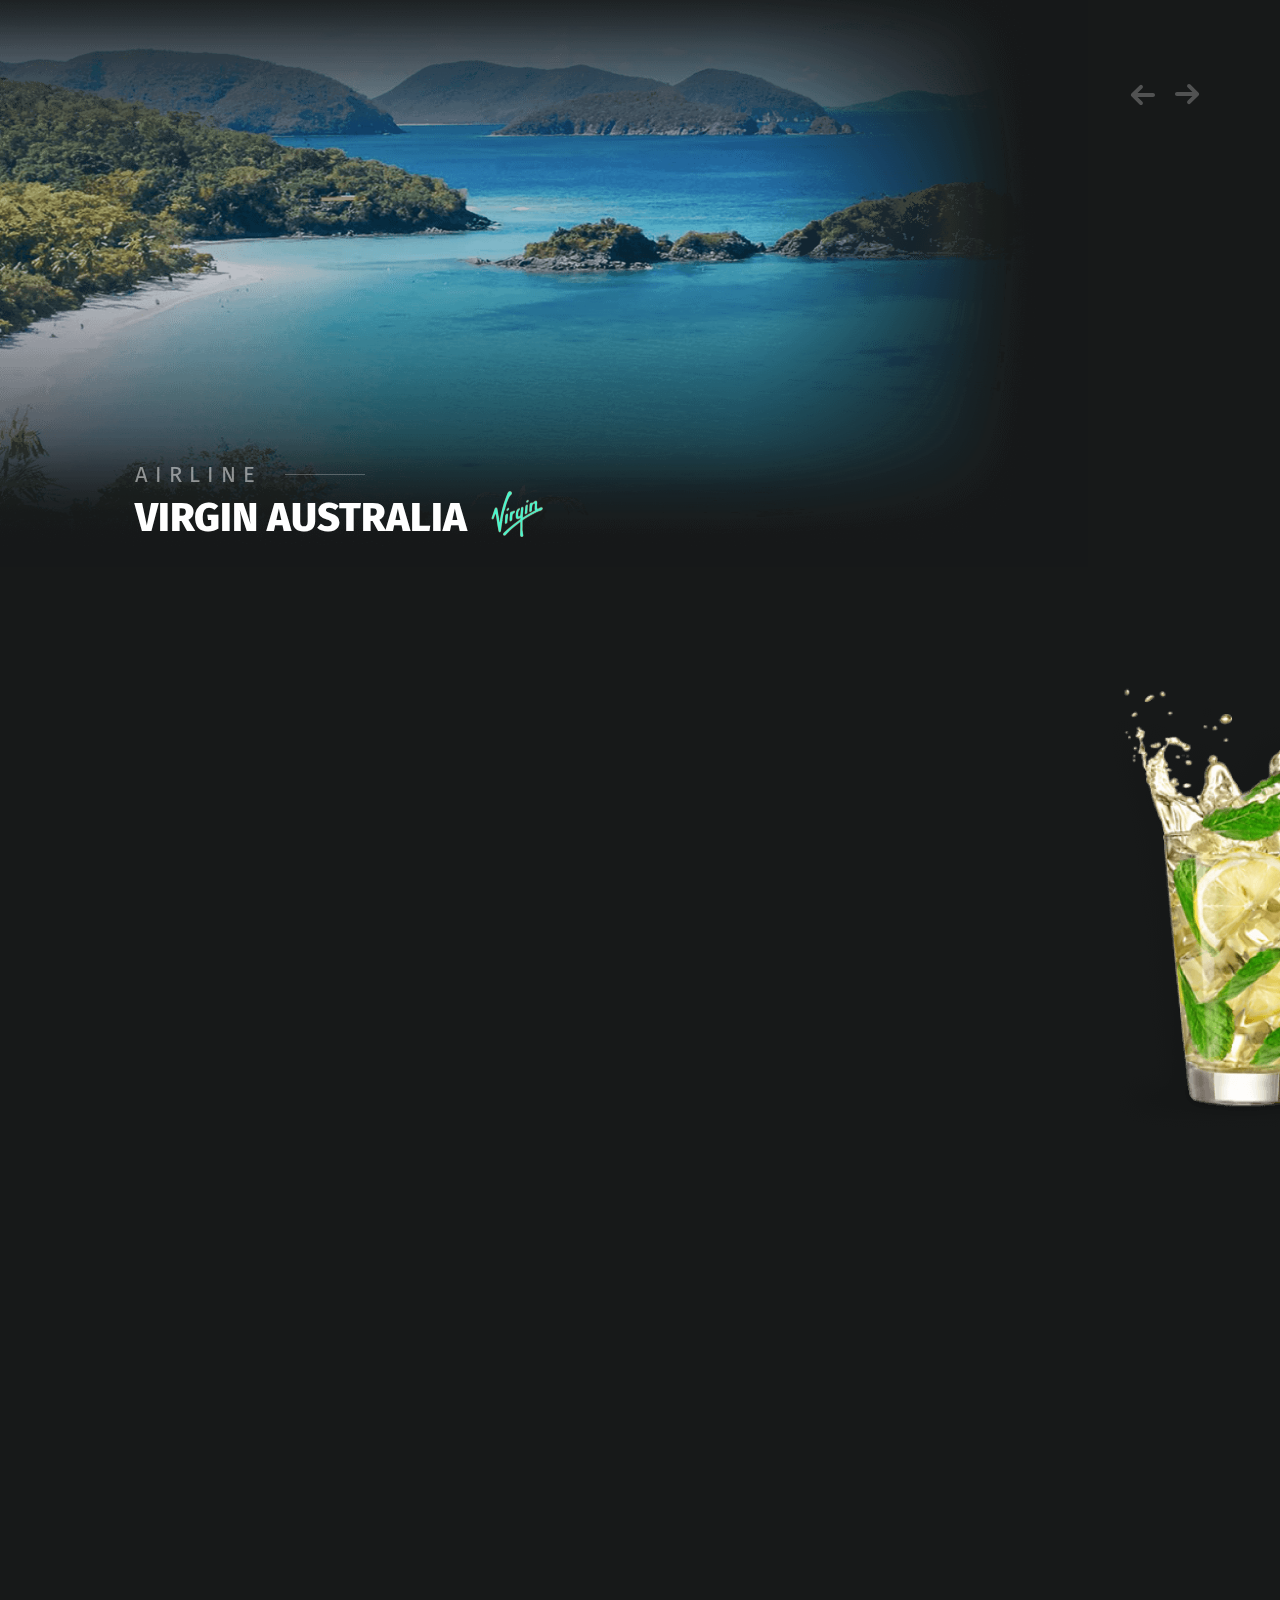
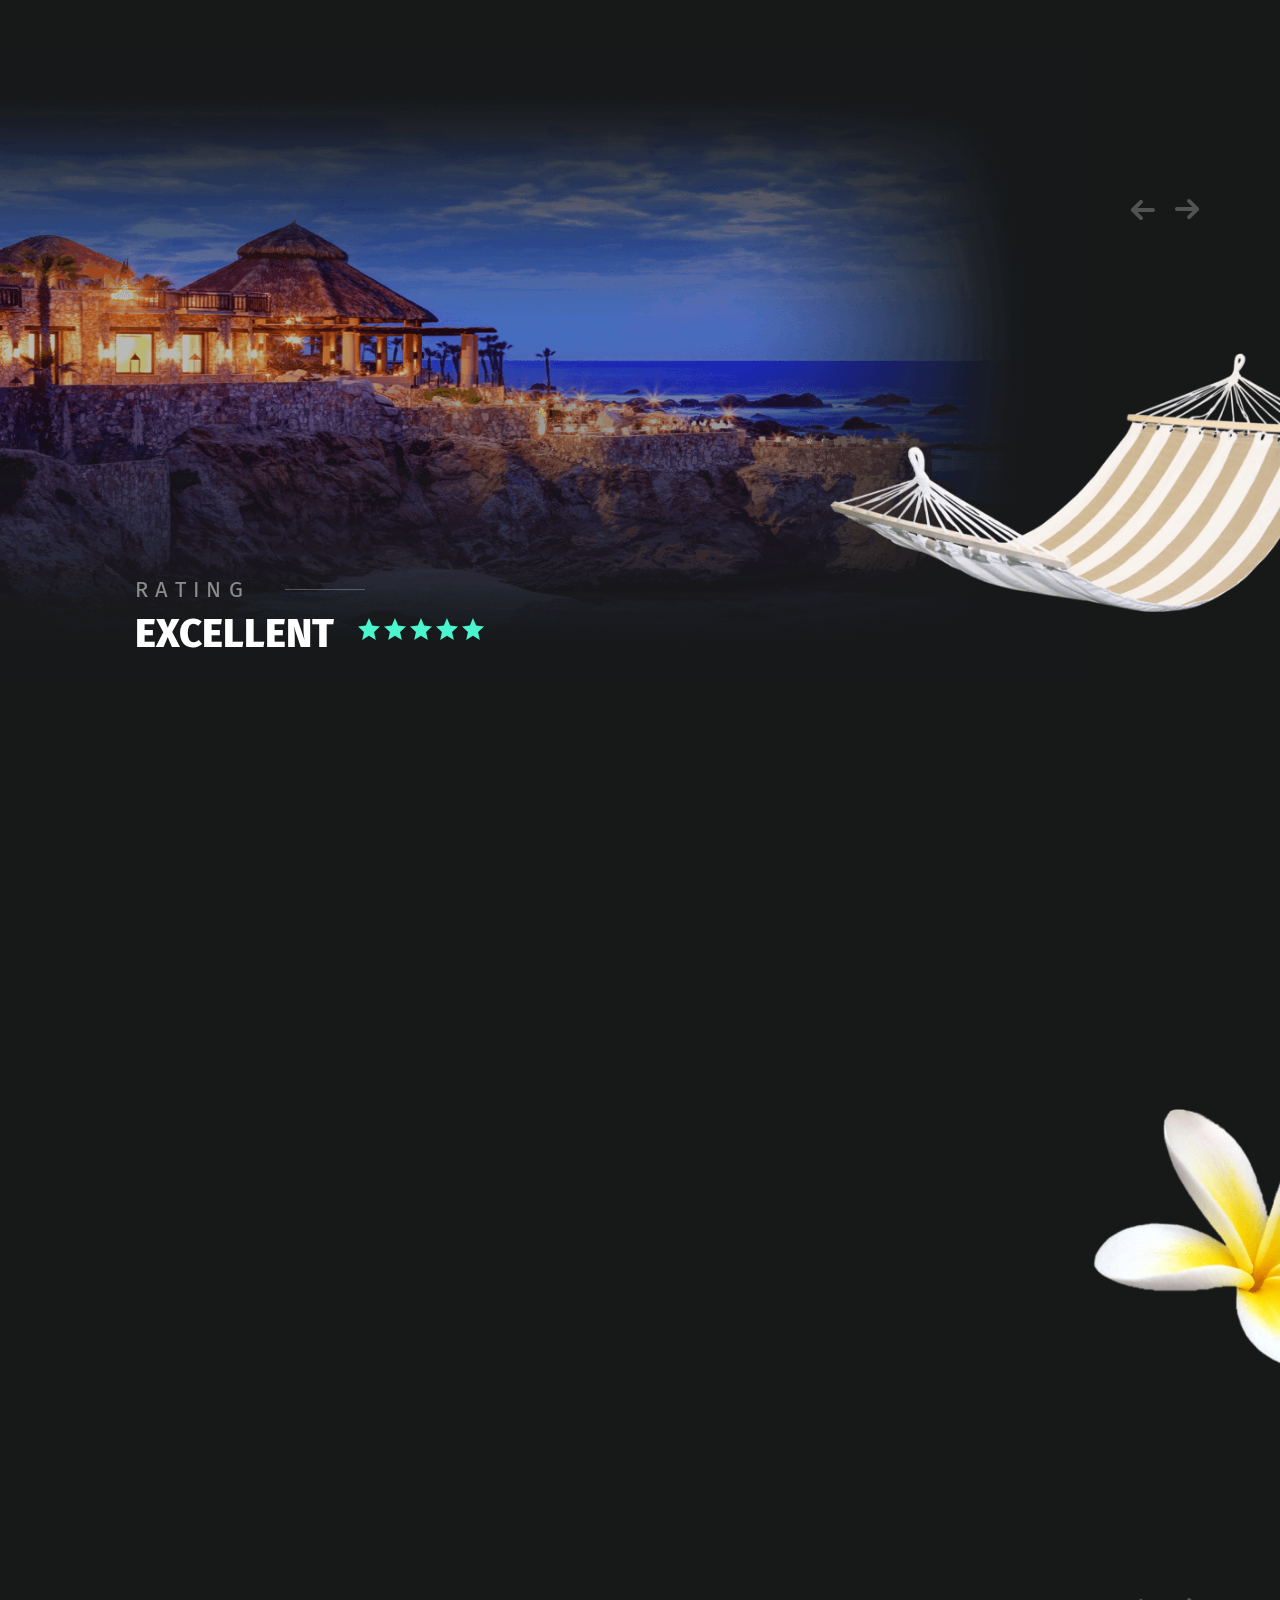
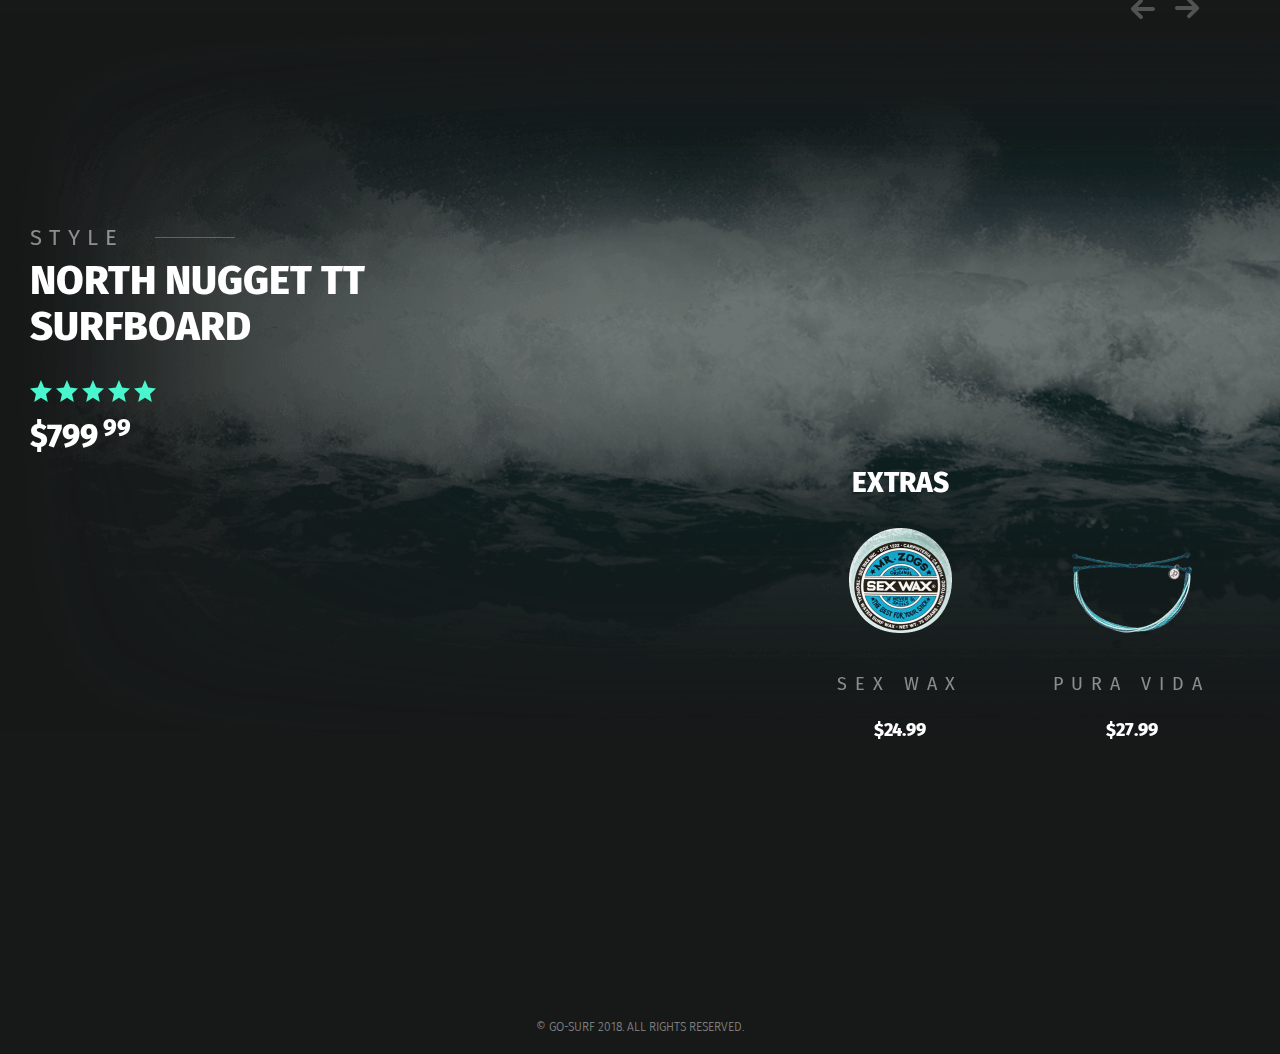
<file: works/gosurf/index.html>
<!DOCTYPE html>
<html lang="en">

<head>
    <meta charset="UTF-8">
    <meta name="viewport" content="width=device-width, initial-scale=1.0">
    <meta http-equiv="X-UA-Compatible" content="ie=edge">
    <title>Go surf</title>
    <link href="https://fonts.googleapis.com/css?family=Fira+Sans:100,300,400,500,800&display=swap" rel="stylesheet">
    <link rel="stylesheet" href="css/style.min.css">
</head>

<body>
    <div class="container">
        <header class="header" id="header">
            <div id="search">
                <span class="close">X</span>
                <form role="search" id="searchform" action="/search" method="get">
                    <input value="" name="q" type="search" placeholder="type to search"/>
                </form>
            </div>
            <div class="header__title">
                go
                surf
            </div>
            <div class="header__arrows">
                <a href="#" class="animated slideInDown infinite"></a>
            </div>
            <div class="menu-btn">
                <div class="menu-btn__line"></div>
                <div class="menu-btn__line"></div>
                <div class="menu-btn__line"></div>
            </div>
            <nav class="header__nav">
                <a href="#header" class="header__nav-logo">
                    <img src="img/logo.svg" alt="header-logo">
                </a>
                <ul class="header__nav-list">
                    <li>
                        <a href="#surf">
                            <i class="surf-ico"></i>
                            <span>Surf</span>
                        </a>
                    </li>
                    <li>
                        <a href="#travel">
                            <i class="travel-ico"></i>
                            <span>Travel</span>
                        </a>
                    </li>
                    <li>
                        <a href="#sleep">
                            <i class="sleep-ico"></i>
                            <span>Sleep</span>
                        </a>
                    </li>
                    <li>
                        <a href="#shop">
                            <i class="shop-ico"></i>
                            <span>Shop</span>
                        </a>
                    </li>
                </ul>
                <div class="header__nav-search">
                    <a href="#search" class="search-btn"></a>
                </div>
                <div class="header__nav-date">
                    20
                    <span>06 | 2018</span>
                </div>
                <div class="header__nav-location">California</div>
            </nav>
    
            <div class="header__slider owl-carousel">
                <div class="header__slider-item slider-item">
                    <div class="slider-item__arrow-left"></div>
                    <div class="slider-item__arrow-right"></div>
                    <div class="header__map">
                        <svg width="1001" height="496" viewBox="0 0 1001 496" fill="none" xmlns="http://www.w3.org/2000/svg">
                            <g opacity="0.29827">
                            <path d="M1008.08 163.448L443.182 -356.858V-747.19L28.1096 -770C24.9043 -762.456 4.36709 -740.714 7.57176 -728.596C11.43 -714.102 30.8387 -718.735 36.4776 -709.409C43.0661 -698.42 31.7291 -653.749 28.3457 -640.86C21.8759 -616.445 7.09676 -596.665 2.82235 -572.25C-4.35982 -531.263 10.1824 -534.53 37.7242 -508.927C84.141 -465.742 46.9244 -420.952 58.6176 -370.223C68.1146 -328.878 109.605 -307.554 124.8 -266.211C136.553 -234.37 152.697 -226.233 177.746 -202.947C177.153 -217.084 164.51 -258.785 188.253 -255.102C211.817 -251.478 202.736 -216.669 207.247 -202.115C211.045 -189.997 237.933 -165.761 215.616 -154.593C208.196 -150.91 187.066 -165.582 178.577 -169.503C184.572 -150.791 180.774 -131.367 190.271 -113.487C201.608 -92.162 213.835 -100.359 228.853 -88.7754C244.344 -76.8355 242.683 -63.1137 235.797 -45.0554C228.615 -26.2247 221.196 -29.1352 232.592 -6.44342C240.843 9.95119 254.85 30.7421 266.9 43.2164C273.904 50.4634 281.502 52.1267 288.506 61.3932C294.323 69.1155 292.067 79.2142 299.012 86.1638C310.883 98.1037 331.006 98.282 340.384 113.904C350.831 131.309 338.96 144.437 369.706 142.833C371.309 177.643 377.897 209.185 377.541 243.994C394.695 250.825 422.414 242.687 440.399 239.063C458.266 263.18 481.355 246.429 501.774 259.558C510.678 265.26 508.837 279.517 514.239 284.506C525.339 294.723 533.529 288.308 547.301 291.872C557.51 294.486 565.404 301.97 575.138 304.703C584.338 307.257 599.475 301.258 606.301 309.396C614.492 319.138 600.78 336.958 613.127 344.799C623.395 351.333 638.115 335.77 648.088 338.027C659.721 340.7 693.079 371.174 701.271 381.212C710.59 392.677 719.969 414.062 725.25 428.793C733.501 451.841 732.373 463.127 749.408 479.998C760.27 490.75 749.942 491.522 767.63 494.67C779.204 496.749 794.518 488.374 806.212 487.067C830.549 484.394 855.122 489.027 879.102 484.453C901.421 480.176 922.729 473.166 945.64 469.899C965.465 467.048 1000.37 469.246 1017.94 459.801C1036.99 449.643 1038.71 426.654 1011.17 430.932C1008.97 416.26 1018.77 396.003 1007.85 385.847C1023.04 365.056 1028.56 350.384 1030.93 324.959C1032 313.792 1032.48 301.436 1038 292.05C1043.4 282.783 1058.59 277.259 1061.56 269.299C1066.13 256.943 1058.83 251.419 1053.25 244.528C1049.69 240.073 1039.54 242.212 1036.63 238.291C1031.23 231.103 1036.57 223.678 1033.6 216.431C1024.94 195.462 1014.61 187.205 1008.08 163.444C1008.26 167.424 1008.44 171.463 1008.2 175.384" stroke="white" stroke-width="2" stroke-linecap="round" stroke-linejoin="round"/>
                            </g>
                            <path class="path-animation" d="M729.114 83.9394C720.546 107.321 740.614 115.526 756.675 130.807C761.434 135.336 761.888 142.817 756.879 147.342C746.107 157.074 705.264 142.917 707.854 155.745C710.53 168.994 745.061 187.531 746.618 188.799C760.284 199.932 764.735 228.174 757.208 243.658C751.852 254.676 716.342 250.962 705.172 247.293C632.024 223.266 664.985 226.131 582.817 218.67C576.527 218.099 569.935 217.806 563.894 219.65C557.671 221.549 557.869 229.339 559.957 233.55C566.876 247.506 597.849 271.178 589.514 289.523C586.956 295.152 580.963 298.707 578.264 304.27C576.151 308.627 576.385 313.772 575.445 318.523" stroke="white" stroke-width="2"/>
                            <path class="animated fadeIn delay-5s" fill-rule="evenodd" clip-rule="evenodd" d="M573.5 326C577.09 326 580 323.09 580 319.5C580 315.91 577.09 313 573.5 313C569.91 313 567 315.91 567 319.5C567 323.09 569.91 326 573.5 326Z" fill="#4AF6CD"/>
                            <path class="animated fadeIn delay-2s" fill-rule="evenodd" clip-rule="evenodd" d="M661 363C662.657 363 664 361.657 664 360C664 358.343 662.657 357 661 357C659.343 357 658 358.343 658 360C658 361.657 659.343 363 661 363Z" fill="#4AF6CD"/>
                            <path class="animated fadeIn delay-3s" fill-rule="evenodd" clip-rule="evenodd" d="M725 471C726.657 471 728 469.657 728 468C728 466.343 726.657 465 725 465C723.343 465 722 466.343 722 468C722 469.657 723.343 471 725 471Z" fill="#4AF6CD"/>
                            <path class="animated fadeIn delay-1s" fill-rule="evenodd" clip-rule="evenodd" d="M365 228C366.657 228 368 226.657 368 225C368 223.343 366.657 222 365 222C363.343 222 362 223.343 362 225C362 226.657 363.343 228 365 228Z" fill="#4AF6CD"/>
                            <path class="animated fadeIn delay-4s" fill-rule="evenodd" clip-rule="evenodd" d="M729.5 91C733.09 91 736 88.0899 736 84.5C736 80.9101 733.09 78 729.5 78C725.91 78 723 80.9101 723 84.5C723 88.0899 725.91 91 729.5 91Z" fill="#4AF6CD"/>
                            <path d="M398.41 310.976L396.17 322H394.218L392.186 312.768L390.138 322H388.234L385.994 310.976H387.482L389.258 320.672L391.386 310.976H393.002L395.178 320.672L397.018 310.976H398.41ZM406.544 317.536C406.544 317.781 406.534 318.032 406.512 318.288H401.136C401.2 319.216 401.435 319.899 401.84 320.336C402.246 320.773 402.768 320.992 403.408 320.992C403.814 320.992 404.187 320.933 404.528 320.816C404.87 320.699 405.227 320.512 405.6 320.256L406.24 321.136C405.344 321.84 404.363 322.192 403.296 322.192C402.123 322.192 401.206 321.808 400.544 321.04C399.894 320.272 399.568 319.216 399.568 317.872C399.568 316.997 399.707 316.224 399.984 315.552C400.272 314.869 400.678 314.336 401.2 313.952C401.734 313.568 402.358 313.376 403.072 313.376C404.192 313.376 405.051 313.744 405.648 314.48C406.246 315.216 406.544 316.235 406.544 317.536ZM405.088 317.104C405.088 316.272 404.923 315.637 404.592 315.2C404.262 314.763 403.766 314.544 403.104 314.544C401.899 314.544 401.243 315.429 401.136 317.2H405.088V317.104ZM411.183 313.376C411.759 313.376 412.276 313.456 412.735 313.616C413.194 313.776 413.631 314.016 414.047 314.336L413.423 315.264C413.039 315.019 412.671 314.837 412.319 314.72C411.978 314.603 411.615 314.544 411.231 314.544C410.751 314.544 410.372 314.645 410.095 314.848C409.818 315.04 409.679 315.307 409.679 315.648C409.679 315.989 409.807 316.256 410.063 316.448C410.33 316.64 410.804 316.827 411.487 317.008C412.426 317.243 413.124 317.563 413.583 317.968C414.052 318.373 414.287 318.928 414.287 319.632C414.287 320.464 413.962 321.099 413.311 321.536C412.671 321.973 411.887 322.192 410.959 322.192C409.679 322.192 408.618 321.824 407.775 321.088L408.559 320.192C409.274 320.736 410.063 321.008 410.927 321.008C411.482 321.008 411.919 320.896 412.239 320.672C412.57 320.437 412.735 320.123 412.735 319.728C412.735 319.44 412.676 319.211 412.559 319.04C412.442 318.859 412.239 318.704 411.951 318.576C411.663 318.437 411.242 318.293 410.687 318.144C409.791 317.909 409.14 317.595 408.735 317.2C408.34 316.805 408.143 316.304 408.143 315.696C408.143 315.259 408.271 314.864 408.527 314.512C408.794 314.149 409.156 313.872 409.615 313.68C410.084 313.477 410.607 313.376 411.183 313.376ZM420.62 321.616C420.065 322 419.436 322.192 418.732 322.192C418.017 322.192 417.457 321.989 417.052 321.584C416.657 321.168 416.46 320.571 416.46 319.792V314.704H414.988V313.568H416.46V311.664L417.932 311.488V313.568H419.932L419.772 314.704H417.932V319.728C417.932 320.165 418.006 320.485 418.156 320.688C418.316 320.88 418.577 320.976 418.94 320.976C419.27 320.976 419.644 320.864 420.06 320.64L420.62 321.616ZM429.179 310.784C429.915 310.784 430.545 310.891 431.067 311.104C431.59 311.307 432.097 311.627 432.587 312.064L431.755 312.992C431.339 312.661 430.929 312.421 430.523 312.272C430.129 312.112 429.702 312.032 429.243 312.032C428.667 312.032 428.193 312.165 427.819 312.432C427.446 312.699 427.259 313.088 427.259 313.6C427.259 313.92 427.323 314.192 427.451 314.416C427.579 314.629 427.814 314.827 428.155 315.008C428.507 315.189 429.014 315.381 429.675 315.584C430.369 315.797 430.945 316.027 431.403 316.272C431.862 316.517 432.23 316.859 432.507 317.296C432.795 317.723 432.939 318.267 432.939 318.928C432.939 319.568 432.779 320.133 432.459 320.624C432.15 321.115 431.697 321.499 431.099 321.776C430.513 322.053 429.814 322.192 429.003 322.192C427.478 322.192 426.23 321.717 425.259 320.768L426.091 319.84C426.539 320.203 426.993 320.48 427.451 320.672C427.91 320.853 428.422 320.944 428.987 320.944C429.67 320.944 430.235 320.779 430.683 320.448C431.131 320.107 431.355 319.616 431.355 318.976C431.355 318.613 431.286 318.315 431.147 318.08C431.009 317.835 430.769 317.616 430.427 317.424C430.097 317.232 429.611 317.04 428.971 316.848C427.841 316.507 427.014 316.096 426.491 315.616C425.969 315.136 425.707 314.485 425.707 313.664C425.707 313.109 425.851 312.613 426.139 312.176C426.438 311.739 426.849 311.397 427.371 311.152C427.905 310.907 428.507 310.784 429.179 310.784ZM439.066 313.376C439.834 313.376 440.431 313.605 440.858 314.064C441.295 314.523 441.514 315.152 441.514 315.952V322H440.042V316.16C440.042 315.563 439.925 315.141 439.69 314.896C439.466 314.651 439.135 314.528 438.698 314.528C438.261 314.528 437.871 314.656 437.53 314.912C437.189 315.168 436.869 315.531 436.57 316V322H435.098V310.192L436.57 310.032V314.736C437.231 313.829 438.063 313.376 439.066 313.376ZM447.641 313.376C448.825 313.376 449.742 313.771 450.393 314.56C451.054 315.349 451.385 316.421 451.385 317.776C451.385 318.651 451.236 319.424 450.937 320.096C450.638 320.757 450.206 321.275 449.641 321.648C449.076 322.011 448.404 322.192 447.625 322.192C446.441 322.192 445.518 321.797 444.857 321.008C444.196 320.219 443.865 319.147 443.865 317.792C443.865 316.917 444.014 316.149 444.313 315.488C444.612 314.816 445.044 314.299 445.609 313.936C446.174 313.563 446.852 313.376 447.641 313.376ZM447.641 314.56C446.18 314.56 445.449 315.637 445.449 317.792C445.449 319.936 446.174 321.008 447.625 321.008C449.076 321.008 449.801 319.931 449.801 317.776C449.801 315.632 449.081 314.56 447.641 314.56ZM457.481 313.376C457.78 313.376 458.057 313.408 458.313 313.472L458.041 314.912C457.785 314.848 457.54 314.816 457.305 314.816C456.782 314.816 456.361 315.008 456.041 315.392C455.721 315.776 455.47 316.373 455.289 317.184V322H453.817V313.568H455.081L455.225 315.28C455.449 314.651 455.753 314.176 456.137 313.856C456.521 313.536 456.969 313.376 457.481 313.376ZM465.872 317.536C465.872 317.781 465.862 318.032 465.84 318.288H460.464C460.528 319.216 460.763 319.899 461.168 320.336C461.574 320.773 462.096 320.992 462.736 320.992C463.142 320.992 463.515 320.933 463.856 320.816C464.198 320.699 464.555 320.512 464.928 320.256L465.568 321.136C464.672 321.84 463.691 322.192 462.624 322.192C461.451 322.192 460.534 321.808 459.872 321.04C459.222 320.272 458.896 319.216 458.896 317.872C458.896 316.997 459.035 316.224 459.312 315.552C459.6 314.869 460.006 314.336 460.528 313.952C461.062 313.568 461.686 313.376 462.4 313.376C463.52 313.376 464.379 313.744 464.976 314.48C465.574 315.216 465.872 316.235 465.872 317.536ZM464.416 317.104C464.416 316.272 464.251 315.637 463.92 315.2C463.59 314.763 463.094 314.544 462.432 314.544C461.227 314.544 460.571 315.429 460.464 317.2H464.416V317.104ZM474.41 309.184V323.568H474.058V309.184H474.41ZM493.237 322H491.765L491.381 317.024C491.221 315.072 491.131 313.573 491.109 312.528L488.725 320.752H487.301L484.789 312.512C484.789 313.845 484.72 315.387 484.581 317.136L484.213 322H482.773L483.685 310.976H485.733L488.053 318.992L490.261 310.976H492.325L493.237 322ZM501.434 320.032C501.434 320.373 501.493 320.629 501.61 320.8C501.728 320.96 501.904 321.083 502.138 321.168L501.802 322.192C501.365 322.139 501.013 322.016 500.746 321.824C500.48 321.632 500.282 321.333 500.154 320.928C499.589 321.771 498.752 322.192 497.642 322.192C496.81 322.192 496.154 321.957 495.674 321.488C495.194 321.019 494.954 320.405 494.954 319.648C494.954 318.752 495.274 318.064 495.914 317.584C496.565 317.104 497.482 316.864 498.666 316.864H499.962V316.24C499.962 315.643 499.818 315.216 499.53 314.96C499.242 314.704 498.8 314.576 498.202 314.576C497.584 314.576 496.826 314.725 495.93 315.024L495.562 313.952C496.608 313.568 497.578 313.376 498.474 313.376C499.466 313.376 500.208 313.621 500.698 314.112C501.189 314.592 501.434 315.28 501.434 316.176V320.032ZM497.978 321.088C498.821 321.088 499.482 320.651 499.962 319.776V317.84H498.858C497.301 317.84 496.522 318.416 496.522 319.568C496.522 320.069 496.645 320.448 496.89 320.704C497.136 320.96 497.498 321.088 497.978 321.088ZM505.981 322.192C505.437 322.192 505.005 322.032 504.685 321.712C504.376 321.381 504.221 320.923 504.221 320.336V310.176L505.693 310V320.304C505.693 320.539 505.731 320.709 505.805 320.816C505.891 320.923 506.029 320.976 506.221 320.976C506.424 320.976 506.605 320.944 506.765 320.88L507.149 321.904C506.797 322.096 506.408 322.192 505.981 322.192ZM510.461 313.568V322H508.989V313.568H510.461ZM509.709 309.52C510.018 309.52 510.269 309.616 510.461 309.808C510.653 310 510.749 310.24 510.749 310.528C510.749 310.816 510.653 311.056 510.461 311.248C510.269 311.429 510.018 311.52 509.709 311.52C509.41 311.52 509.165 311.429 508.973 311.248C508.781 311.056 508.685 310.816 508.685 310.528C508.685 310.24 508.781 310 508.973 309.808C509.165 309.616 509.41 309.52 509.709 309.52ZM517.36 313.376C518.32 313.376 519.083 313.765 519.648 314.544C520.214 315.312 520.496 316.389 520.496 317.776C520.496 318.651 520.363 319.424 520.096 320.096C519.83 320.757 519.446 321.275 518.944 321.648C518.443 322.011 517.856 322.192 517.184 322.192C516.299 322.192 515.552 321.819 514.944 321.072L514.8 322H513.504V310.176L514.976 310V314.624C515.584 313.792 516.379 313.376 517.36 313.376ZM516.832 321.024C517.483 321.024 517.99 320.763 518.352 320.24C518.726 319.707 518.912 318.885 518.912 317.776C518.912 316.635 518.742 315.813 518.4 315.312C518.059 314.8 517.574 314.544 516.944 314.544C516.198 314.544 515.542 314.981 514.976 315.856V319.888C515.2 320.24 515.472 320.517 515.792 320.72C516.123 320.923 516.47 321.024 516.832 321.024ZM529.276 322H528.012L527.9 320.688C527.58 321.211 527.212 321.595 526.796 321.84C526.38 322.075 525.874 322.192 525.276 322.192C524.54 322.192 523.964 321.968 523.548 321.52C523.132 321.072 522.924 320.437 522.924 319.616V313.568H524.396V319.456C524.396 320.032 524.498 320.443 524.7 320.688C524.903 320.923 525.234 321.04 525.692 321.04C526.514 321.04 527.218 320.555 527.804 319.584V313.568H529.276V322ZM532.701 319.968C533.021 319.968 533.288 320.075 533.501 320.288C533.714 320.501 533.821 320.763 533.821 321.072C533.821 321.403 533.725 321.781 533.533 322.208L532.461 324.656H531.405L532.045 322C531.906 321.893 531.794 321.76 531.709 321.6C531.634 321.44 531.597 321.264 531.597 321.072C531.597 320.763 531.704 320.501 531.917 320.288C532.13 320.075 532.392 319.968 532.701 319.968ZM544.331 310.784C544.992 310.784 545.547 310.869 545.995 311.04C546.454 311.211 546.918 311.488 547.387 311.872L546.555 312.848C545.883 312.304 545.174 312.032 544.427 312.032C543.51 312.032 542.768 312.384 542.203 313.088C541.648 313.792 541.371 314.923 541.371 316.48C541.371 317.995 541.648 319.115 542.203 319.84C542.758 320.555 543.494 320.912 544.411 320.912C544.88 320.912 545.291 320.832 545.643 320.672C545.995 320.512 546.368 320.288 546.763 320L547.515 320.96C547.174 321.312 546.736 321.605 546.203 321.84C545.67 322.075 545.056 322.192 544.363 322.192C543.467 322.192 542.667 321.973 541.963 321.536C541.27 321.088 540.726 320.437 540.331 319.584C539.947 318.72 539.755 317.685 539.755 316.48C539.755 315.275 539.958 314.245 540.363 313.392C540.768 312.528 541.318 311.877 542.011 311.44C542.704 311.003 543.478 310.784 544.331 310.784ZM555.3 322L554.468 319.232H550.292L549.46 322H547.924L551.46 310.976H553.38L556.9 322H555.3ZM550.66 318H554.1L552.388 312.24L550.66 318Z" fill="white"/>
                            <path d="M598.378 75.784C599.039 75.784 599.594 75.8693 600.042 76.04C600.501 76.2107 600.965 76.488 601.434 76.872L600.602 77.848C599.93 77.304 599.221 77.032 598.474 77.032C597.557 77.032 596.815 77.384 596.25 78.088C595.695 78.792 595.418 79.9227 595.418 81.48C595.418 82.9947 595.695 84.1147 596.25 84.84C596.805 85.5547 597.541 85.912 598.458 85.912C598.927 85.912 599.338 85.832 599.69 85.672C600.042 85.512 600.415 85.288 600.81 85L601.562 85.96C601.221 86.312 600.783 86.6053 600.25 86.84C599.717 87.0747 599.103 87.192 598.41 87.192C597.514 87.192 596.714 86.9733 596.01 86.536C595.317 86.088 594.773 85.4373 594.378 84.584C593.994 83.72 593.802 82.6853 593.802 81.48C593.802 80.2747 594.005 79.2453 594.41 78.392C594.815 77.528 595.365 76.8773 596.058 76.44C596.751 76.0027 597.525 75.784 598.378 75.784ZM609.401 87H608.137L608.025 85.688C607.705 86.2107 607.337 86.5947 606.921 86.84C606.505 87.0747 605.999 87.192 605.401 87.192C604.665 87.192 604.089 86.968 603.673 86.52C603.257 86.072 603.049 85.4373 603.049 84.616V78.568H604.521V84.456C604.521 85.032 604.623 85.4427 604.825 85.688C605.028 85.9227 605.359 86.04 605.817 86.04C606.639 86.04 607.343 85.5547 607.929 84.584V78.568H609.401V87ZM616.106 78.376C616.405 78.376 616.682 78.408 616.938 78.472L616.666 79.912C616.41 79.848 616.165 79.816 615.93 79.816C615.407 79.816 614.986 80.008 614.666 80.392C614.346 80.776 614.095 81.3733 613.914 82.184V87H612.442V78.568H613.706L613.85 80.28C614.074 79.6507 614.378 79.176 614.762 78.856C615.146 78.536 615.594 78.376 616.106 78.376ZM622.278 78.376C622.576 78.376 622.854 78.408 623.11 78.472L622.838 79.912C622.582 79.848 622.336 79.816 622.102 79.816C621.579 79.816 621.158 80.008 620.838 80.392C620.518 80.776 620.267 81.3733 620.086 82.184V87H618.614V78.568H619.878L620.022 80.28C620.246 79.6507 620.55 79.176 620.934 78.856C621.318 78.536 621.766 78.376 622.278 78.376ZM630.669 82.536C630.669 82.7813 630.659 83.032 630.637 83.288H625.261C625.325 84.216 625.56 84.8987 625.965 85.336C626.371 85.7733 626.893 85.992 627.533 85.992C627.939 85.992 628.312 85.9333 628.653 85.816C628.995 85.6987 629.352 85.512 629.725 85.256L630.365 86.136C629.469 86.84 628.488 87.192 627.421 87.192C626.248 87.192 625.331 86.808 624.669 86.04C624.019 85.272 623.693 84.216 623.693 82.872C623.693 81.9973 623.832 81.224 624.109 80.552C624.397 79.8693 624.803 79.336 625.325 78.952C625.859 78.568 626.483 78.376 627.197 78.376C628.317 78.376 629.176 78.744 629.773 79.48C630.371 80.216 630.669 81.2347 630.669 82.536ZM629.213 82.104C629.213 81.272 629.048 80.6373 628.717 80.2C628.387 79.7627 627.891 79.544 627.229 79.544C626.024 79.544 625.368 80.4293 625.261 82.2H629.213V82.104ZM636.988 78.376C637.756 78.376 638.353 78.6053 638.78 79.064C639.217 79.5227 639.436 80.152 639.436 80.952V87H637.964V81.16C637.964 80.5627 637.852 80.1413 637.628 79.896C637.404 79.6507 637.073 79.528 636.636 79.528C636.188 79.528 635.793 79.656 635.452 79.912C635.111 80.168 634.791 80.536 634.492 81.016V87H633.02V78.568H634.284L634.412 79.816C634.711 79.368 635.079 79.016 635.516 78.76C635.964 78.504 636.455 78.376 636.988 78.376ZM646.651 86.616C646.096 87 645.467 87.192 644.763 87.192C644.048 87.192 643.488 86.9893 643.083 86.584C642.688 86.168 642.491 85.5707 642.491 84.792V79.704H641.019V78.568H642.491V76.664L643.963 76.488V78.568H645.963L645.803 79.704H643.963V84.728C643.963 85.1653 644.038 85.4853 644.187 85.688C644.347 85.88 644.608 85.976 644.971 85.976C645.302 85.976 645.675 85.864 646.091 85.64L646.651 86.616ZM654.011 75.976V85.672H658.539L658.363 87H652.491V75.976H654.011ZM663.141 78.376C664.325 78.376 665.242 78.7707 665.893 79.56C666.554 80.3493 666.885 81.4213 666.885 82.776C666.885 83.6507 666.736 84.424 666.437 85.096C666.138 85.7573 665.706 86.2747 665.141 86.648C664.576 87.0107 663.904 87.192 663.125 87.192C661.941 87.192 661.018 86.7973 660.357 86.008C659.696 85.2187 659.365 84.1467 659.365 82.792C659.365 81.9173 659.514 81.1493 659.813 80.488C660.112 79.816 660.544 79.2987 661.109 78.936C661.674 78.5627 662.352 78.376 663.141 78.376ZM663.141 79.56C661.68 79.56 660.949 80.6373 660.949 82.792C660.949 84.936 661.674 86.008 663.125 86.008C664.576 86.008 665.301 84.9307 665.301 82.776C665.301 80.632 664.581 79.56 663.141 79.56ZM672.389 78.376C672.89 78.376 673.349 78.4507 673.765 78.6C674.181 78.7387 674.581 78.968 674.965 79.288L674.261 80.216C673.962 80.0027 673.669 79.848 673.381 79.752C673.104 79.6453 672.794 79.592 672.453 79.592C671.77 79.592 671.237 79.864 670.853 80.408C670.48 80.952 670.293 81.7573 670.293 82.824C670.293 83.8907 670.48 84.68 670.853 85.192C671.226 85.6933 671.76 85.944 672.453 85.944C672.784 85.944 673.088 85.896 673.365 85.8C673.642 85.6933 673.952 85.528 674.293 85.304L674.965 86.264C674.197 86.8827 673.338 87.192 672.389 87.192C671.248 87.192 670.346 86.808 669.685 86.04C669.034 85.272 668.709 84.2107 668.709 82.856C668.709 81.96 668.858 81.176 669.157 80.504C669.456 79.832 669.877 79.3093 670.421 78.936C670.976 78.5627 671.632 78.376 672.389 78.376ZM682.481 85.032C682.481 85.3733 682.54 85.6293 682.657 85.8C682.775 85.96 682.951 86.0827 683.185 86.168L682.849 87.192C682.412 87.1387 682.06 87.016 681.793 86.824C681.527 86.632 681.329 86.3333 681.201 85.928C680.636 86.7707 679.799 87.192 678.689 87.192C677.857 87.192 677.201 86.9573 676.721 86.488C676.241 86.0187 676.001 85.4053 676.001 84.648C676.001 83.752 676.321 83.064 676.961 82.584C677.612 82.104 678.529 81.864 679.713 81.864H681.009V81.24C681.009 80.6427 680.865 80.216 680.577 79.96C680.289 79.704 679.847 79.576 679.249 79.576C678.631 79.576 677.873 79.7253 676.977 80.024L676.609 78.952C677.655 78.568 678.625 78.376 679.521 78.376C680.513 78.376 681.255 78.6213 681.745 79.112C682.236 79.592 682.481 80.28 682.481 81.176V85.032ZM679.025 86.088C679.868 86.088 680.529 85.6507 681.009 84.776V82.84H679.905C678.348 82.84 677.569 83.416 677.569 84.568C677.569 85.0693 677.692 85.448 677.937 85.704C678.183 85.96 678.545 86.088 679.025 86.088ZM689.76 86.616C689.206 87 688.576 87.192 687.872 87.192C687.158 87.192 686.598 86.9893 686.192 86.584C685.798 86.168 685.6 85.5707 685.6 84.792V79.704H684.128V78.568H685.6V76.664L687.072 76.488V78.568H689.072L688.912 79.704H687.072V84.728C687.072 85.1653 687.147 85.4853 687.296 85.688C687.456 85.88 687.718 85.976 688.08 85.976C688.411 85.976 688.784 85.864 689.2 85.64L689.76 86.616ZM692.758 78.568V87H691.286V78.568H692.758ZM692.006 74.52C692.315 74.52 692.566 74.616 692.758 74.808C692.95 75 693.046 75.24 693.046 75.528C693.046 75.816 692.95 76.056 692.758 76.248C692.566 76.4293 692.315 76.52 692.006 76.52C691.707 76.52 691.462 76.4293 691.27 76.248C691.078 76.056 690.982 75.816 690.982 75.528C690.982 75.24 691.078 75 691.27 74.808C691.462 74.616 691.707 74.52 692.006 74.52ZM698.969 78.376C700.153 78.376 701.071 78.7707 701.721 79.56C702.383 80.3493 702.713 81.4213 702.713 82.776C702.713 83.6507 702.564 84.424 702.265 85.096C701.967 85.7573 701.535 86.2747 700.969 86.648C700.404 87.0107 699.732 87.192 698.953 87.192C697.769 87.192 696.847 86.7973 696.185 86.008C695.524 85.2187 695.193 84.1467 695.193 82.792C695.193 81.9173 695.343 81.1493 695.641 80.488C695.94 79.816 696.372 79.2987 696.937 78.936C697.503 78.5627 698.18 78.376 698.969 78.376ZM698.969 79.56C697.508 79.56 696.777 80.6373 696.777 82.792C696.777 84.936 697.503 86.008 698.953 86.008C700.404 86.008 701.129 84.9307 701.129 82.776C701.129 80.632 700.409 79.56 698.969 79.56ZM709.113 78.376C709.881 78.376 710.478 78.6053 710.905 79.064C711.342 79.5227 711.561 80.152 711.561 80.952V87H710.089V81.16C710.089 80.5627 709.977 80.1413 709.753 79.896C709.529 79.6507 709.198 79.528 708.761 79.528C708.313 79.528 707.918 79.656 707.577 79.912C707.236 80.168 706.916 80.536 706.617 81.016V87H705.145V78.568H706.409L706.537 79.816C706.836 79.368 707.204 79.016 707.641 78.76C708.089 78.504 708.58 78.376 709.113 78.376Z" fill="white"/>
                        </svg>                
                    </div>
                    <ul class="slider-item__info">
                        <li class="slider-item__info-subtitle subtitle-left"><span> Surf</span></li>
                        <li class="slider-item__info-title">North Shore</li>
                        <li class="slider-item__info-subtitle subtitle-left">Condition</li>
                        <li class="slider-item__info-text">Radical</li>
                        <li class="slider-item__info-link"><a href="#"><i></i></a></li>
                    </ul>
                </div>
                <div class="header__slider-item slider-item">
                    <div class="slider-item__arrow-left"></div>
                    <div class="slider-item__arrow-right"></div>
                    <div class="header__map">
                        <svg width="1001" height="496" viewBox="0 0 1001 496" fill="none" xmlns="http://www.w3.org/2000/svg">
                            <g opacity="0.29827">
                            <path d="M1008.08 163.448L443.182 -356.858V-747.19L28.1096 -770C24.9043 -762.456 4.36709 -740.714 7.57176 -728.596C11.43 -714.102 30.8387 -718.735 36.4776 -709.409C43.0661 -698.42 31.7291 -653.749 28.3457 -640.86C21.8759 -616.445 7.09676 -596.665 2.82235 -572.25C-4.35982 -531.263 10.1824 -534.53 37.7242 -508.927C84.141 -465.742 46.9244 -420.952 58.6176 -370.223C68.1146 -328.878 109.605 -307.554 124.8 -266.211C136.553 -234.37 152.697 -226.233 177.746 -202.947C177.153 -217.084 164.51 -258.785 188.253 -255.102C211.817 -251.478 202.736 -216.669 207.247 -202.115C211.045 -189.997 237.933 -165.761 215.616 -154.593C208.196 -150.91 187.066 -165.582 178.577 -169.503C184.572 -150.791 180.774 -131.367 190.271 -113.487C201.608 -92.162 213.835 -100.359 228.853 -88.7754C244.344 -76.8355 242.683 -63.1137 235.797 -45.0554C228.615 -26.2247 221.196 -29.1352 232.592 -6.44342C240.843 9.95119 254.85 30.7421 266.9 43.2164C273.904 50.4634 281.502 52.1267 288.506 61.3932C294.323 69.1155 292.067 79.2142 299.012 86.1638C310.883 98.1037 331.006 98.282 340.384 113.904C350.831 131.309 338.96 144.437 369.706 142.833C371.309 177.643 377.897 209.185 377.541 243.994C394.695 250.825 422.414 242.687 440.399 239.063C458.266 263.18 481.355 246.429 501.774 259.558C510.678 265.26 508.837 279.517 514.239 284.506C525.339 294.723 533.529 288.308 547.301 291.872C557.51 294.486 565.404 301.97 575.138 304.703C584.338 307.257 599.475 301.258 606.301 309.396C614.492 319.138 600.78 336.958 613.127 344.799C623.395 351.333 638.115 335.77 648.088 338.027C659.721 340.7 693.079 371.174 701.271 381.212C710.59 392.677 719.969 414.062 725.25 428.793C733.501 451.841 732.373 463.127 749.408 479.998C760.27 490.75 749.942 491.522 767.63 494.67C779.204 496.749 794.518 488.374 806.212 487.067C830.549 484.394 855.122 489.027 879.102 484.453C901.421 480.176 922.729 473.166 945.64 469.899C965.465 467.048 1000.37 469.246 1017.94 459.801C1036.99 449.643 1038.71 426.654 1011.17 430.932C1008.97 416.26 1018.77 396.003 1007.85 385.847C1023.04 365.056 1028.56 350.384 1030.93 324.959C1032 313.792 1032.48 301.436 1038 292.05C1043.4 282.783 1058.59 277.259 1061.56 269.299C1066.13 256.943 1058.83 251.419 1053.25 244.528C1049.69 240.073 1039.54 242.212 1036.63 238.291C1031.23 231.103 1036.57 223.678 1033.6 216.431C1024.94 195.462 1014.61 187.205 1008.08 163.444C1008.26 167.424 1008.44 171.463 1008.2 175.384" stroke="white" stroke-width="2" stroke-linecap="round" stroke-linejoin="round"/>
                            </g>
                            <path class="path-animation" d="M729.114 83.9394C720.546 107.321 740.614 115.526 756.675 130.807C761.434 135.336 761.888 142.817 756.879 147.342C746.107 157.074 705.264 142.917 707.854 155.745C710.53 168.994 745.061 187.531 746.618 188.799C760.284 199.932 764.735 228.174 757.208 243.658C751.852 254.676 716.342 250.962 705.172 247.293C632.024 223.266 664.985 226.131 582.817 218.67C576.527 218.099 569.935 217.806 563.894 219.65C557.671 221.549 557.869 229.339 559.957 233.55C566.876 247.506 597.849 271.178 589.514 289.523C586.956 295.152 580.963 298.707 578.264 304.27C576.151 308.627 576.385 313.772 575.445 318.523" stroke="white" stroke-width="2"/>
                            <path class="animated fadeIn delay-5s" fill-rule="evenodd" clip-rule="evenodd" d="M573.5 326C577.09 326 580 323.09 580 319.5C580 315.91 577.09 313 573.5 313C569.91 313 567 315.91 567 319.5C567 323.09 569.91 326 573.5 326Z" fill="#4AF6CD"/>
                            <path class="animated fadeIn delay-2s" fill-rule="evenodd" clip-rule="evenodd" d="M661 363C662.657 363 664 361.657 664 360C664 358.343 662.657 357 661 357C659.343 357 658 358.343 658 360C658 361.657 659.343 363 661 363Z" fill="#4AF6CD"/>
                            <path class="animated fadeIn delay-3s" fill-rule="evenodd" clip-rule="evenodd" d="M725 471C726.657 471 728 469.657 728 468C728 466.343 726.657 465 725 465C723.343 465 722 466.343 722 468C722 469.657 723.343 471 725 471Z" fill="#4AF6CD"/>
                            <path class="animated fadeIn delay-1s" fill-rule="evenodd" clip-rule="evenodd" d="M365 228C366.657 228 368 226.657 368 225C368 223.343 366.657 222 365 222C363.343 222 362 223.343 362 225C362 226.657 363.343 228 365 228Z" fill="#4AF6CD"/>
                            <path class="animated fadeIn delay-4s" fill-rule="evenodd" clip-rule="evenodd" d="M729.5 91C733.09 91 736 88.0899 736 84.5C736 80.9101 733.09 78 729.5 78C725.91 78 723 80.9101 723 84.5C723 88.0899 725.91 91 729.5 91Z" fill="#4AF6CD"/>
                            <path d="M398.41 310.976L396.17 322H394.218L392.186 312.768L390.138 322H388.234L385.994 310.976H387.482L389.258 320.672L391.386 310.976H393.002L395.178 320.672L397.018 310.976H398.41ZM406.544 317.536C406.544 317.781 406.534 318.032 406.512 318.288H401.136C401.2 319.216 401.435 319.899 401.84 320.336C402.246 320.773 402.768 320.992 403.408 320.992C403.814 320.992 404.187 320.933 404.528 320.816C404.87 320.699 405.227 320.512 405.6 320.256L406.24 321.136C405.344 321.84 404.363 322.192 403.296 322.192C402.123 322.192 401.206 321.808 400.544 321.04C399.894 320.272 399.568 319.216 399.568 317.872C399.568 316.997 399.707 316.224 399.984 315.552C400.272 314.869 400.678 314.336 401.2 313.952C401.734 313.568 402.358 313.376 403.072 313.376C404.192 313.376 405.051 313.744 405.648 314.48C406.246 315.216 406.544 316.235 406.544 317.536ZM405.088 317.104C405.088 316.272 404.923 315.637 404.592 315.2C404.262 314.763 403.766 314.544 403.104 314.544C401.899 314.544 401.243 315.429 401.136 317.2H405.088V317.104ZM411.183 313.376C411.759 313.376 412.276 313.456 412.735 313.616C413.194 313.776 413.631 314.016 414.047 314.336L413.423 315.264C413.039 315.019 412.671 314.837 412.319 314.72C411.978 314.603 411.615 314.544 411.231 314.544C410.751 314.544 410.372 314.645 410.095 314.848C409.818 315.04 409.679 315.307 409.679 315.648C409.679 315.989 409.807 316.256 410.063 316.448C410.33 316.64 410.804 316.827 411.487 317.008C412.426 317.243 413.124 317.563 413.583 317.968C414.052 318.373 414.287 318.928 414.287 319.632C414.287 320.464 413.962 321.099 413.311 321.536C412.671 321.973 411.887 322.192 410.959 322.192C409.679 322.192 408.618 321.824 407.775 321.088L408.559 320.192C409.274 320.736 410.063 321.008 410.927 321.008C411.482 321.008 411.919 320.896 412.239 320.672C412.57 320.437 412.735 320.123 412.735 319.728C412.735 319.44 412.676 319.211 412.559 319.04C412.442 318.859 412.239 318.704 411.951 318.576C411.663 318.437 411.242 318.293 410.687 318.144C409.791 317.909 409.14 317.595 408.735 317.2C408.34 316.805 408.143 316.304 408.143 315.696C408.143 315.259 408.271 314.864 408.527 314.512C408.794 314.149 409.156 313.872 409.615 313.68C410.084 313.477 410.607 313.376 411.183 313.376ZM420.62 321.616C420.065 322 419.436 322.192 418.732 322.192C418.017 322.192 417.457 321.989 417.052 321.584C416.657 321.168 416.46 320.571 416.46 319.792V314.704H414.988V313.568H416.46V311.664L417.932 311.488V313.568H419.932L419.772 314.704H417.932V319.728C417.932 320.165 418.006 320.485 418.156 320.688C418.316 320.88 418.577 320.976 418.94 320.976C419.27 320.976 419.644 320.864 420.06 320.64L420.62 321.616ZM429.179 310.784C429.915 310.784 430.545 310.891 431.067 311.104C431.59 311.307 432.097 311.627 432.587 312.064L431.755 312.992C431.339 312.661 430.929 312.421 430.523 312.272C430.129 312.112 429.702 312.032 429.243 312.032C428.667 312.032 428.193 312.165 427.819 312.432C427.446 312.699 427.259 313.088 427.259 313.6C427.259 313.92 427.323 314.192 427.451 314.416C427.579 314.629 427.814 314.827 428.155 315.008C428.507 315.189 429.014 315.381 429.675 315.584C430.369 315.797 430.945 316.027 431.403 316.272C431.862 316.517 432.23 316.859 432.507 317.296C432.795 317.723 432.939 318.267 432.939 318.928C432.939 319.568 432.779 320.133 432.459 320.624C432.15 321.115 431.697 321.499 431.099 321.776C430.513 322.053 429.814 322.192 429.003 322.192C427.478 322.192 426.23 321.717 425.259 320.768L426.091 319.84C426.539 320.203 426.993 320.48 427.451 320.672C427.91 320.853 428.422 320.944 428.987 320.944C429.67 320.944 430.235 320.779 430.683 320.448C431.131 320.107 431.355 319.616 431.355 318.976C431.355 318.613 431.286 318.315 431.147 318.08C431.009 317.835 430.769 317.616 430.427 317.424C430.097 317.232 429.611 317.04 428.971 316.848C427.841 316.507 427.014 316.096 426.491 315.616C425.969 315.136 425.707 314.485 425.707 313.664C425.707 313.109 425.851 312.613 426.139 312.176C426.438 311.739 426.849 311.397 427.371 311.152C427.905 310.907 428.507 310.784 429.179 310.784ZM439.066 313.376C439.834 313.376 440.431 313.605 440.858 314.064C441.295 314.523 441.514 315.152 441.514 315.952V322H440.042V316.16C440.042 315.563 439.925 315.141 439.69 314.896C439.466 314.651 439.135 314.528 438.698 314.528C438.261 314.528 437.871 314.656 437.53 314.912C437.189 315.168 436.869 315.531 436.57 316V322H435.098V310.192L436.57 310.032V314.736C437.231 313.829 438.063 313.376 439.066 313.376ZM447.641 313.376C448.825 313.376 449.742 313.771 450.393 314.56C451.054 315.349 451.385 316.421 451.385 317.776C451.385 318.651 451.236 319.424 450.937 320.096C450.638 320.757 450.206 321.275 449.641 321.648C449.076 322.011 448.404 322.192 447.625 322.192C446.441 322.192 445.518 321.797 444.857 321.008C444.196 320.219 443.865 319.147 443.865 317.792C443.865 316.917 444.014 316.149 444.313 315.488C444.612 314.816 445.044 314.299 445.609 313.936C446.174 313.563 446.852 313.376 447.641 313.376ZM447.641 314.56C446.18 314.56 445.449 315.637 445.449 317.792C445.449 319.936 446.174 321.008 447.625 321.008C449.076 321.008 449.801 319.931 449.801 317.776C449.801 315.632 449.081 314.56 447.641 314.56ZM457.481 313.376C457.78 313.376 458.057 313.408 458.313 313.472L458.041 314.912C457.785 314.848 457.54 314.816 457.305 314.816C456.782 314.816 456.361 315.008 456.041 315.392C455.721 315.776 455.47 316.373 455.289 317.184V322H453.817V313.568H455.081L455.225 315.28C455.449 314.651 455.753 314.176 456.137 313.856C456.521 313.536 456.969 313.376 457.481 313.376ZM465.872 317.536C465.872 317.781 465.862 318.032 465.84 318.288H460.464C460.528 319.216 460.763 319.899 461.168 320.336C461.574 320.773 462.096 320.992 462.736 320.992C463.142 320.992 463.515 320.933 463.856 320.816C464.198 320.699 464.555 320.512 464.928 320.256L465.568 321.136C464.672 321.84 463.691 322.192 462.624 322.192C461.451 322.192 460.534 321.808 459.872 321.04C459.222 320.272 458.896 319.216 458.896 317.872C458.896 316.997 459.035 316.224 459.312 315.552C459.6 314.869 460.006 314.336 460.528 313.952C461.062 313.568 461.686 313.376 462.4 313.376C463.52 313.376 464.379 313.744 464.976 314.48C465.574 315.216 465.872 316.235 465.872 317.536ZM464.416 317.104C464.416 316.272 464.251 315.637 463.92 315.2C463.59 314.763 463.094 314.544 462.432 314.544C461.227 314.544 460.571 315.429 460.464 317.2H464.416V317.104ZM474.41 309.184V323.568H474.058V309.184H474.41ZM493.237 322H491.765L491.381 317.024C491.221 315.072 491.131 313.573 491.109 312.528L488.725 320.752H487.301L484.789 312.512C484.789 313.845 484.72 315.387 484.581 317.136L484.213 322H482.773L483.685 310.976H485.733L488.053 318.992L490.261 310.976H492.325L493.237 322ZM501.434 320.032C501.434 320.373 501.493 320.629 501.61 320.8C501.728 320.96 501.904 321.083 502.138 321.168L501.802 322.192C501.365 322.139 501.013 322.016 500.746 321.824C500.48 321.632 500.282 321.333 500.154 320.928C499.589 321.771 498.752 322.192 497.642 322.192C496.81 322.192 496.154 321.957 495.674 321.488C495.194 321.019 494.954 320.405 494.954 319.648C494.954 318.752 495.274 318.064 495.914 317.584C496.565 317.104 497.482 316.864 498.666 316.864H499.962V316.24C499.962 315.643 499.818 315.216 499.53 314.96C499.242 314.704 498.8 314.576 498.202 314.576C497.584 314.576 496.826 314.725 495.93 315.024L495.562 313.952C496.608 313.568 497.578 313.376 498.474 313.376C499.466 313.376 500.208 313.621 500.698 314.112C501.189 314.592 501.434 315.28 501.434 316.176V320.032ZM497.978 321.088C498.821 321.088 499.482 320.651 499.962 319.776V317.84H498.858C497.301 317.84 496.522 318.416 496.522 319.568C496.522 320.069 496.645 320.448 496.89 320.704C497.136 320.96 497.498 321.088 497.978 321.088ZM505.981 322.192C505.437 322.192 505.005 322.032 504.685 321.712C504.376 321.381 504.221 320.923 504.221 320.336V310.176L505.693 310V320.304C505.693 320.539 505.731 320.709 505.805 320.816C505.891 320.923 506.029 320.976 506.221 320.976C506.424 320.976 506.605 320.944 506.765 320.88L507.149 321.904C506.797 322.096 506.408 322.192 505.981 322.192ZM510.461 313.568V322H508.989V313.568H510.461ZM509.709 309.52C510.018 309.52 510.269 309.616 510.461 309.808C510.653 310 510.749 310.24 510.749 310.528C510.749 310.816 510.653 311.056 510.461 311.248C510.269 311.429 510.018 311.52 509.709 311.52C509.41 311.52 509.165 311.429 508.973 311.248C508.781 311.056 508.685 310.816 508.685 310.528C508.685 310.24 508.781 310 508.973 309.808C509.165 309.616 509.41 309.52 509.709 309.52ZM517.36 313.376C518.32 313.376 519.083 313.765 519.648 314.544C520.214 315.312 520.496 316.389 520.496 317.776C520.496 318.651 520.363 319.424 520.096 320.096C519.83 320.757 519.446 321.275 518.944 321.648C518.443 322.011 517.856 322.192 517.184 322.192C516.299 322.192 515.552 321.819 514.944 321.072L514.8 322H513.504V310.176L514.976 310V314.624C515.584 313.792 516.379 313.376 517.36 313.376ZM516.832 321.024C517.483 321.024 517.99 320.763 518.352 320.24C518.726 319.707 518.912 318.885 518.912 317.776C518.912 316.635 518.742 315.813 518.4 315.312C518.059 314.8 517.574 314.544 516.944 314.544C516.198 314.544 515.542 314.981 514.976 315.856V319.888C515.2 320.24 515.472 320.517 515.792 320.72C516.123 320.923 516.47 321.024 516.832 321.024ZM529.276 322H528.012L527.9 320.688C527.58 321.211 527.212 321.595 526.796 321.84C526.38 322.075 525.874 322.192 525.276 322.192C524.54 322.192 523.964 321.968 523.548 321.52C523.132 321.072 522.924 320.437 522.924 319.616V313.568H524.396V319.456C524.396 320.032 524.498 320.443 524.7 320.688C524.903 320.923 525.234 321.04 525.692 321.04C526.514 321.04 527.218 320.555 527.804 319.584V313.568H529.276V322ZM532.701 319.968C533.021 319.968 533.288 320.075 533.501 320.288C533.714 320.501 533.821 320.763 533.821 321.072C533.821 321.403 533.725 321.781 533.533 322.208L532.461 324.656H531.405L532.045 322C531.906 321.893 531.794 321.76 531.709 321.6C531.634 321.44 531.597 321.264 531.597 321.072C531.597 320.763 531.704 320.501 531.917 320.288C532.13 320.075 532.392 319.968 532.701 319.968ZM544.331 310.784C544.992 310.784 545.547 310.869 545.995 311.04C546.454 311.211 546.918 311.488 547.387 311.872L546.555 312.848C545.883 312.304 545.174 312.032 544.427 312.032C543.51 312.032 542.768 312.384 542.203 313.088C541.648 313.792 541.371 314.923 541.371 316.48C541.371 317.995 541.648 319.115 542.203 319.84C542.758 320.555 543.494 320.912 544.411 320.912C544.88 320.912 545.291 320.832 545.643 320.672C545.995 320.512 546.368 320.288 546.763 320L547.515 320.96C547.174 321.312 546.736 321.605 546.203 321.84C545.67 322.075 545.056 322.192 544.363 322.192C543.467 322.192 542.667 321.973 541.963 321.536C541.27 321.088 540.726 320.437 540.331 319.584C539.947 318.72 539.755 317.685 539.755 316.48C539.755 315.275 539.958 314.245 540.363 313.392C540.768 312.528 541.318 311.877 542.011 311.44C542.704 311.003 543.478 310.784 544.331 310.784ZM555.3 322L554.468 319.232H550.292L549.46 322H547.924L551.46 310.976H553.38L556.9 322H555.3ZM550.66 318H554.1L552.388 312.24L550.66 318Z" fill="white"/>
                            <path d="M598.378 75.784C599.039 75.784 599.594 75.8693 600.042 76.04C600.501 76.2107 600.965 76.488 601.434 76.872L600.602 77.848C599.93 77.304 599.221 77.032 598.474 77.032C597.557 77.032 596.815 77.384 596.25 78.088C595.695 78.792 595.418 79.9227 595.418 81.48C595.418 82.9947 595.695 84.1147 596.25 84.84C596.805 85.5547 597.541 85.912 598.458 85.912C598.927 85.912 599.338 85.832 599.69 85.672C600.042 85.512 600.415 85.288 600.81 85L601.562 85.96C601.221 86.312 600.783 86.6053 600.25 86.84C599.717 87.0747 599.103 87.192 598.41 87.192C597.514 87.192 596.714 86.9733 596.01 86.536C595.317 86.088 594.773 85.4373 594.378 84.584C593.994 83.72 593.802 82.6853 593.802 81.48C593.802 80.2747 594.005 79.2453 594.41 78.392C594.815 77.528 595.365 76.8773 596.058 76.44C596.751 76.0027 597.525 75.784 598.378 75.784ZM609.401 87H608.137L608.025 85.688C607.705 86.2107 607.337 86.5947 606.921 86.84C606.505 87.0747 605.999 87.192 605.401 87.192C604.665 87.192 604.089 86.968 603.673 86.52C603.257 86.072 603.049 85.4373 603.049 84.616V78.568H604.521V84.456C604.521 85.032 604.623 85.4427 604.825 85.688C605.028 85.9227 605.359 86.04 605.817 86.04C606.639 86.04 607.343 85.5547 607.929 84.584V78.568H609.401V87ZM616.106 78.376C616.405 78.376 616.682 78.408 616.938 78.472L616.666 79.912C616.41 79.848 616.165 79.816 615.93 79.816C615.407 79.816 614.986 80.008 614.666 80.392C614.346 80.776 614.095 81.3733 613.914 82.184V87H612.442V78.568H613.706L613.85 80.28C614.074 79.6507 614.378 79.176 614.762 78.856C615.146 78.536 615.594 78.376 616.106 78.376ZM622.278 78.376C622.576 78.376 622.854 78.408 623.11 78.472L622.838 79.912C622.582 79.848 622.336 79.816 622.102 79.816C621.579 79.816 621.158 80.008 620.838 80.392C620.518 80.776 620.267 81.3733 620.086 82.184V87H618.614V78.568H619.878L620.022 80.28C620.246 79.6507 620.55 79.176 620.934 78.856C621.318 78.536 621.766 78.376 622.278 78.376ZM630.669 82.536C630.669 82.7813 630.659 83.032 630.637 83.288H625.261C625.325 84.216 625.56 84.8987 625.965 85.336C626.371 85.7733 626.893 85.992 627.533 85.992C627.939 85.992 628.312 85.9333 628.653 85.816C628.995 85.6987 629.352 85.512 629.725 85.256L630.365 86.136C629.469 86.84 628.488 87.192 627.421 87.192C626.248 87.192 625.331 86.808 624.669 86.04C624.019 85.272 623.693 84.216 623.693 82.872C623.693 81.9973 623.832 81.224 624.109 80.552C624.397 79.8693 624.803 79.336 625.325 78.952C625.859 78.568 626.483 78.376 627.197 78.376C628.317 78.376 629.176 78.744 629.773 79.48C630.371 80.216 630.669 81.2347 630.669 82.536ZM629.213 82.104C629.213 81.272 629.048 80.6373 628.717 80.2C628.387 79.7627 627.891 79.544 627.229 79.544C626.024 79.544 625.368 80.4293 625.261 82.2H629.213V82.104ZM636.988 78.376C637.756 78.376 638.353 78.6053 638.78 79.064C639.217 79.5227 639.436 80.152 639.436 80.952V87H637.964V81.16C637.964 80.5627 637.852 80.1413 637.628 79.896C637.404 79.6507 637.073 79.528 636.636 79.528C636.188 79.528 635.793 79.656 635.452 79.912C635.111 80.168 634.791 80.536 634.492 81.016V87H633.02V78.568H634.284L634.412 79.816C634.711 79.368 635.079 79.016 635.516 78.76C635.964 78.504 636.455 78.376 636.988 78.376ZM646.651 86.616C646.096 87 645.467 87.192 644.763 87.192C644.048 87.192 643.488 86.9893 643.083 86.584C642.688 86.168 642.491 85.5707 642.491 84.792V79.704H641.019V78.568H642.491V76.664L643.963 76.488V78.568H645.963L645.803 79.704H643.963V84.728C643.963 85.1653 644.038 85.4853 644.187 85.688C644.347 85.88 644.608 85.976 644.971 85.976C645.302 85.976 645.675 85.864 646.091 85.64L646.651 86.616ZM654.011 75.976V85.672H658.539L658.363 87H652.491V75.976H654.011ZM663.141 78.376C664.325 78.376 665.242 78.7707 665.893 79.56C666.554 80.3493 666.885 81.4213 666.885 82.776C666.885 83.6507 666.736 84.424 666.437 85.096C666.138 85.7573 665.706 86.2747 665.141 86.648C664.576 87.0107 663.904 87.192 663.125 87.192C661.941 87.192 661.018 86.7973 660.357 86.008C659.696 85.2187 659.365 84.1467 659.365 82.792C659.365 81.9173 659.514 81.1493 659.813 80.488C660.112 79.816 660.544 79.2987 661.109 78.936C661.674 78.5627 662.352 78.376 663.141 78.376ZM663.141 79.56C661.68 79.56 660.949 80.6373 660.949 82.792C660.949 84.936 661.674 86.008 663.125 86.008C664.576 86.008 665.301 84.9307 665.301 82.776C665.301 80.632 664.581 79.56 663.141 79.56ZM672.389 78.376C672.89 78.376 673.349 78.4507 673.765 78.6C674.181 78.7387 674.581 78.968 674.965 79.288L674.261 80.216C673.962 80.0027 673.669 79.848 673.381 79.752C673.104 79.6453 672.794 79.592 672.453 79.592C671.77 79.592 671.237 79.864 670.853 80.408C670.48 80.952 670.293 81.7573 670.293 82.824C670.293 83.8907 670.48 84.68 670.853 85.192C671.226 85.6933 671.76 85.944 672.453 85.944C672.784 85.944 673.088 85.896 673.365 85.8C673.642 85.6933 673.952 85.528 674.293 85.304L674.965 86.264C674.197 86.8827 673.338 87.192 672.389 87.192C671.248 87.192 670.346 86.808 669.685 86.04C669.034 85.272 668.709 84.2107 668.709 82.856C668.709 81.96 668.858 81.176 669.157 80.504C669.456 79.832 669.877 79.3093 670.421 78.936C670.976 78.5627 671.632 78.376 672.389 78.376ZM682.481 85.032C682.481 85.3733 682.54 85.6293 682.657 85.8C682.775 85.96 682.951 86.0827 683.185 86.168L682.849 87.192C682.412 87.1387 682.06 87.016 681.793 86.824C681.527 86.632 681.329 86.3333 681.201 85.928C680.636 86.7707 679.799 87.192 678.689 87.192C677.857 87.192 677.201 86.9573 676.721 86.488C676.241 86.0187 676.001 85.4053 676.001 84.648C676.001 83.752 676.321 83.064 676.961 82.584C677.612 82.104 678.529 81.864 679.713 81.864H681.009V81.24C681.009 80.6427 680.865 80.216 680.577 79.96C680.289 79.704 679.847 79.576 679.249 79.576C678.631 79.576 677.873 79.7253 676.977 80.024L676.609 78.952C677.655 78.568 678.625 78.376 679.521 78.376C680.513 78.376 681.255 78.6213 681.745 79.112C682.236 79.592 682.481 80.28 682.481 81.176V85.032ZM679.025 86.088C679.868 86.088 680.529 85.6507 681.009 84.776V82.84H679.905C678.348 82.84 677.569 83.416 677.569 84.568C677.569 85.0693 677.692 85.448 677.937 85.704C678.183 85.96 678.545 86.088 679.025 86.088ZM689.76 86.616C689.206 87 688.576 87.192 687.872 87.192C687.158 87.192 686.598 86.9893 686.192 86.584C685.798 86.168 685.6 85.5707 685.6 84.792V79.704H684.128V78.568H685.6V76.664L687.072 76.488V78.568H689.072L688.912 79.704H687.072V84.728C687.072 85.1653 687.147 85.4853 687.296 85.688C687.456 85.88 687.718 85.976 688.08 85.976C688.411 85.976 688.784 85.864 689.2 85.64L689.76 86.616ZM692.758 78.568V87H691.286V78.568H692.758ZM692.006 74.52C692.315 74.52 692.566 74.616 692.758 74.808C692.95 75 693.046 75.24 693.046 75.528C693.046 75.816 692.95 76.056 692.758 76.248C692.566 76.4293 692.315 76.52 692.006 76.52C691.707 76.52 691.462 76.4293 691.27 76.248C691.078 76.056 690.982 75.816 690.982 75.528C690.982 75.24 691.078 75 691.27 74.808C691.462 74.616 691.707 74.52 692.006 74.52ZM698.969 78.376C700.153 78.376 701.071 78.7707 701.721 79.56C702.383 80.3493 702.713 81.4213 702.713 82.776C702.713 83.6507 702.564 84.424 702.265 85.096C701.967 85.7573 701.535 86.2747 700.969 86.648C700.404 87.0107 699.732 87.192 698.953 87.192C697.769 87.192 696.847 86.7973 696.185 86.008C695.524 85.2187 695.193 84.1467 695.193 82.792C695.193 81.9173 695.343 81.1493 695.641 80.488C695.94 79.816 696.372 79.2987 696.937 78.936C697.503 78.5627 698.18 78.376 698.969 78.376ZM698.969 79.56C697.508 79.56 696.777 80.6373 696.777 82.792C696.777 84.936 697.503 86.008 698.953 86.008C700.404 86.008 701.129 84.9307 701.129 82.776C701.129 80.632 700.409 79.56 698.969 79.56ZM709.113 78.376C709.881 78.376 710.478 78.6053 710.905 79.064C711.342 79.5227 711.561 80.152 711.561 80.952V87H710.089V81.16C710.089 80.5627 709.977 80.1413 709.753 79.896C709.529 79.6507 709.198 79.528 708.761 79.528C708.313 79.528 707.918 79.656 707.577 79.912C707.236 80.168 706.916 80.536 706.617 81.016V87H705.145V78.568H706.409L706.537 79.816C706.836 79.368 707.204 79.016 707.641 78.76C708.089 78.504 708.58 78.376 709.113 78.376Z" fill="white"/>
                        </svg>                
                    </div>
                    <ul class="slider-item__info">
                        <li class="slider-item__info-subtitle subtitle-left">Surf</li>
                        <li class="slider-item__info-title">South Shore</li>
                        <li class="slider-item__info-subtitle subtitle-left">Condition</li>
                        <li class="slider-item__info-text">Radical</li>
                        <li class="slider-item__info-link"><a href="#"><i></i></a></li>
                    </ul>
                </div>
                <div class="header__slider-item slider-item">
                    <div class="slider-item__arrow-left"></div>
                    <div class="slider-item__arrow-right"></div>
                    <div class="header__map">
                        <svg width="1001" height="496" viewBox="0 0 1001 496" fill="none" xmlns="http://www.w3.org/2000/svg">
                            <g opacity="0.29827">
                            <path d="M1008.08 163.448L443.182 -356.858V-747.19L28.1096 -770C24.9043 -762.456 4.36709 -740.714 7.57176 -728.596C11.43 -714.102 30.8387 -718.735 36.4776 -709.409C43.0661 -698.42 31.7291 -653.749 28.3457 -640.86C21.8759 -616.445 7.09676 -596.665 2.82235 -572.25C-4.35982 -531.263 10.1824 -534.53 37.7242 -508.927C84.141 -465.742 46.9244 -420.952 58.6176 -370.223C68.1146 -328.878 109.605 -307.554 124.8 -266.211C136.553 -234.37 152.697 -226.233 177.746 -202.947C177.153 -217.084 164.51 -258.785 188.253 -255.102C211.817 -251.478 202.736 -216.669 207.247 -202.115C211.045 -189.997 237.933 -165.761 215.616 -154.593C208.196 -150.91 187.066 -165.582 178.577 -169.503C184.572 -150.791 180.774 -131.367 190.271 -113.487C201.608 -92.162 213.835 -100.359 228.853 -88.7754C244.344 -76.8355 242.683 -63.1137 235.797 -45.0554C228.615 -26.2247 221.196 -29.1352 232.592 -6.44342C240.843 9.95119 254.85 30.7421 266.9 43.2164C273.904 50.4634 281.502 52.1267 288.506 61.3932C294.323 69.1155 292.067 79.2142 299.012 86.1638C310.883 98.1037 331.006 98.282 340.384 113.904C350.831 131.309 338.96 144.437 369.706 142.833C371.309 177.643 377.897 209.185 377.541 243.994C394.695 250.825 422.414 242.687 440.399 239.063C458.266 263.18 481.355 246.429 501.774 259.558C510.678 265.26 508.837 279.517 514.239 284.506C525.339 294.723 533.529 288.308 547.301 291.872C557.51 294.486 565.404 301.97 575.138 304.703C584.338 307.257 599.475 301.258 606.301 309.396C614.492 319.138 600.78 336.958 613.127 344.799C623.395 351.333 638.115 335.77 648.088 338.027C659.721 340.7 693.079 371.174 701.271 381.212C710.59 392.677 719.969 414.062 725.25 428.793C733.501 451.841 732.373 463.127 749.408 479.998C760.27 490.75 749.942 491.522 767.63 494.67C779.204 496.749 794.518 488.374 806.212 487.067C830.549 484.394 855.122 489.027 879.102 484.453C901.421 480.176 922.729 473.166 945.64 469.899C965.465 467.048 1000.37 469.246 1017.94 459.801C1036.99 449.643 1038.71 426.654 1011.17 430.932C1008.97 416.26 1018.77 396.003 1007.85 385.847C1023.04 365.056 1028.56 350.384 1030.93 324.959C1032 313.792 1032.48 301.436 1038 292.05C1043.4 282.783 1058.59 277.259 1061.56 269.299C1066.13 256.943 1058.83 251.419 1053.25 244.528C1049.69 240.073 1039.54 242.212 1036.63 238.291C1031.23 231.103 1036.57 223.678 1033.6 216.431C1024.94 195.462 1014.61 187.205 1008.08 163.444C1008.26 167.424 1008.44 171.463 1008.2 175.384" stroke="white" stroke-width="2" stroke-linecap="round" stroke-linejoin="round"/>
                            </g>
                            <path class="path-animation" d="M729.114 83.9394C720.546 107.321 740.614 115.526 756.675 130.807C761.434 135.336 761.888 142.817 756.879 147.342C746.107 157.074 705.264 142.917 707.854 155.745C710.53 168.994 745.061 187.531 746.618 188.799C760.284 199.932 764.735 228.174 757.208 243.658C751.852 254.676 716.342 250.962 705.172 247.293C632.024 223.266 664.985 226.131 582.817 218.67C576.527 218.099 569.935 217.806 563.894 219.65C557.671 221.549 557.869 229.339 559.957 233.55C566.876 247.506 597.849 271.178 589.514 289.523C586.956 295.152 580.963 298.707 578.264 304.27C576.151 308.627 576.385 313.772 575.445 318.523" stroke="white" stroke-width="2"/>
                            <path class="animated fadeIn delay-5s" fill-rule="evenodd" clip-rule="evenodd" d="M573.5 326C577.09 326 580 323.09 580 319.5C580 315.91 577.09 313 573.5 313C569.91 313 567 315.91 567 319.5C567 323.09 569.91 326 573.5 326Z" fill="#4AF6CD"/>
                            <path class="animated fadeIn delay-2s" fill-rule="evenodd" clip-rule="evenodd" d="M661 363C662.657 363 664 361.657 664 360C664 358.343 662.657 357 661 357C659.343 357 658 358.343 658 360C658 361.657 659.343 363 661 363Z" fill="#4AF6CD"/>
                            <path class="animated fadeIn delay-3s" fill-rule="evenodd" clip-rule="evenodd" d="M725 471C726.657 471 728 469.657 728 468C728 466.343 726.657 465 725 465C723.343 465 722 466.343 722 468C722 469.657 723.343 471 725 471Z" fill="#4AF6CD"/>
                            <path class="animated fadeIn delay-1s" fill-rule="evenodd" clip-rule="evenodd" d="M365 228C366.657 228 368 226.657 368 225C368 223.343 366.657 222 365 222C363.343 222 362 223.343 362 225C362 226.657 363.343 228 365 228Z" fill="#4AF6CD"/>
                            <path class="animated fadeIn delay-4s" fill-rule="evenodd" clip-rule="evenodd" d="M729.5 91C733.09 91 736 88.0899 736 84.5C736 80.9101 733.09 78 729.5 78C725.91 78 723 80.9101 723 84.5C723 88.0899 725.91 91 729.5 91Z" fill="#4AF6CD"/>
                            <path d="M398.41 310.976L396.17 322H394.218L392.186 312.768L390.138 322H388.234L385.994 310.976H387.482L389.258 320.672L391.386 310.976H393.002L395.178 320.672L397.018 310.976H398.41ZM406.544 317.536C406.544 317.781 406.534 318.032 406.512 318.288H401.136C401.2 319.216 401.435 319.899 401.84 320.336C402.246 320.773 402.768 320.992 403.408 320.992C403.814 320.992 404.187 320.933 404.528 320.816C404.87 320.699 405.227 320.512 405.6 320.256L406.24 321.136C405.344 321.84 404.363 322.192 403.296 322.192C402.123 322.192 401.206 321.808 400.544 321.04C399.894 320.272 399.568 319.216 399.568 317.872C399.568 316.997 399.707 316.224 399.984 315.552C400.272 314.869 400.678 314.336 401.2 313.952C401.734 313.568 402.358 313.376 403.072 313.376C404.192 313.376 405.051 313.744 405.648 314.48C406.246 315.216 406.544 316.235 406.544 317.536ZM405.088 317.104C405.088 316.272 404.923 315.637 404.592 315.2C404.262 314.763 403.766 314.544 403.104 314.544C401.899 314.544 401.243 315.429 401.136 317.2H405.088V317.104ZM411.183 313.376C411.759 313.376 412.276 313.456 412.735 313.616C413.194 313.776 413.631 314.016 414.047 314.336L413.423 315.264C413.039 315.019 412.671 314.837 412.319 314.72C411.978 314.603 411.615 314.544 411.231 314.544C410.751 314.544 410.372 314.645 410.095 314.848C409.818 315.04 409.679 315.307 409.679 315.648C409.679 315.989 409.807 316.256 410.063 316.448C410.33 316.64 410.804 316.827 411.487 317.008C412.426 317.243 413.124 317.563 413.583 317.968C414.052 318.373 414.287 318.928 414.287 319.632C414.287 320.464 413.962 321.099 413.311 321.536C412.671 321.973 411.887 322.192 410.959 322.192C409.679 322.192 408.618 321.824 407.775 321.088L408.559 320.192C409.274 320.736 410.063 321.008 410.927 321.008C411.482 321.008 411.919 320.896 412.239 320.672C412.57 320.437 412.735 320.123 412.735 319.728C412.735 319.44 412.676 319.211 412.559 319.04C412.442 318.859 412.239 318.704 411.951 318.576C411.663 318.437 411.242 318.293 410.687 318.144C409.791 317.909 409.14 317.595 408.735 317.2C408.34 316.805 408.143 316.304 408.143 315.696C408.143 315.259 408.271 314.864 408.527 314.512C408.794 314.149 409.156 313.872 409.615 313.68C410.084 313.477 410.607 313.376 411.183 313.376ZM420.62 321.616C420.065 322 419.436 322.192 418.732 322.192C418.017 322.192 417.457 321.989 417.052 321.584C416.657 321.168 416.46 320.571 416.46 319.792V314.704H414.988V313.568H416.46V311.664L417.932 311.488V313.568H419.932L419.772 314.704H417.932V319.728C417.932 320.165 418.006 320.485 418.156 320.688C418.316 320.88 418.577 320.976 418.94 320.976C419.27 320.976 419.644 320.864 420.06 320.64L420.62 321.616ZM429.179 310.784C429.915 310.784 430.545 310.891 431.067 311.104C431.59 311.307 432.097 311.627 432.587 312.064L431.755 312.992C431.339 312.661 430.929 312.421 430.523 312.272C430.129 312.112 429.702 312.032 429.243 312.032C428.667 312.032 428.193 312.165 427.819 312.432C427.446 312.699 427.259 313.088 427.259 313.6C427.259 313.92 427.323 314.192 427.451 314.416C427.579 314.629 427.814 314.827 428.155 315.008C428.507 315.189 429.014 315.381 429.675 315.584C430.369 315.797 430.945 316.027 431.403 316.272C431.862 316.517 432.23 316.859 432.507 317.296C432.795 317.723 432.939 318.267 432.939 318.928C432.939 319.568 432.779 320.133 432.459 320.624C432.15 321.115 431.697 321.499 431.099 321.776C430.513 322.053 429.814 322.192 429.003 322.192C427.478 322.192 426.23 321.717 425.259 320.768L426.091 319.84C426.539 320.203 426.993 320.48 427.451 320.672C427.91 320.853 428.422 320.944 428.987 320.944C429.67 320.944 430.235 320.779 430.683 320.448C431.131 320.107 431.355 319.616 431.355 318.976C431.355 318.613 431.286 318.315 431.147 318.08C431.009 317.835 430.769 317.616 430.427 317.424C430.097 317.232 429.611 317.04 428.971 316.848C427.841 316.507 427.014 316.096 426.491 315.616C425.969 315.136 425.707 314.485 425.707 313.664C425.707 313.109 425.851 312.613 426.139 312.176C426.438 311.739 426.849 311.397 427.371 311.152C427.905 310.907 428.507 310.784 429.179 310.784ZM439.066 313.376C439.834 313.376 440.431 313.605 440.858 314.064C441.295 314.523 441.514 315.152 441.514 315.952V322H440.042V316.16C440.042 315.563 439.925 315.141 439.69 314.896C439.466 314.651 439.135 314.528 438.698 314.528C438.261 314.528 437.871 314.656 437.53 314.912C437.189 315.168 436.869 315.531 436.57 316V322H435.098V310.192L436.57 310.032V314.736C437.231 313.829 438.063 313.376 439.066 313.376ZM447.641 313.376C448.825 313.376 449.742 313.771 450.393 314.56C451.054 315.349 451.385 316.421 451.385 317.776C451.385 318.651 451.236 319.424 450.937 320.096C450.638 320.757 450.206 321.275 449.641 321.648C449.076 322.011 448.404 322.192 447.625 322.192C446.441 322.192 445.518 321.797 444.857 321.008C444.196 320.219 443.865 319.147 443.865 317.792C443.865 316.917 444.014 316.149 444.313 315.488C444.612 314.816 445.044 314.299 445.609 313.936C446.174 313.563 446.852 313.376 447.641 313.376ZM447.641 314.56C446.18 314.56 445.449 315.637 445.449 317.792C445.449 319.936 446.174 321.008 447.625 321.008C449.076 321.008 449.801 319.931 449.801 317.776C449.801 315.632 449.081 314.56 447.641 314.56ZM457.481 313.376C457.78 313.376 458.057 313.408 458.313 313.472L458.041 314.912C457.785 314.848 457.54 314.816 457.305 314.816C456.782 314.816 456.361 315.008 456.041 315.392C455.721 315.776 455.47 316.373 455.289 317.184V322H453.817V313.568H455.081L455.225 315.28C455.449 314.651 455.753 314.176 456.137 313.856C456.521 313.536 456.969 313.376 457.481 313.376ZM465.872 317.536C465.872 317.781 465.862 318.032 465.84 318.288H460.464C460.528 319.216 460.763 319.899 461.168 320.336C461.574 320.773 462.096 320.992 462.736 320.992C463.142 320.992 463.515 320.933 463.856 320.816C464.198 320.699 464.555 320.512 464.928 320.256L465.568 321.136C464.672 321.84 463.691 322.192 462.624 322.192C461.451 322.192 460.534 321.808 459.872 321.04C459.222 320.272 458.896 319.216 458.896 317.872C458.896 316.997 459.035 316.224 459.312 315.552C459.6 314.869 460.006 314.336 460.528 313.952C461.062 313.568 461.686 313.376 462.4 313.376C463.52 313.376 464.379 313.744 464.976 314.48C465.574 315.216 465.872 316.235 465.872 317.536ZM464.416 317.104C464.416 316.272 464.251 315.637 463.92 315.2C463.59 314.763 463.094 314.544 462.432 314.544C461.227 314.544 460.571 315.429 460.464 317.2H464.416V317.104ZM474.41 309.184V323.568H474.058V309.184H474.41ZM493.237 322H491.765L491.381 317.024C491.221 315.072 491.131 313.573 491.109 312.528L488.725 320.752H487.301L484.789 312.512C484.789 313.845 484.72 315.387 484.581 317.136L484.213 322H482.773L483.685 310.976H485.733L488.053 318.992L490.261 310.976H492.325L493.237 322ZM501.434 320.032C501.434 320.373 501.493 320.629 501.61 320.8C501.728 320.96 501.904 321.083 502.138 321.168L501.802 322.192C501.365 322.139 501.013 322.016 500.746 321.824C500.48 321.632 500.282 321.333 500.154 320.928C499.589 321.771 498.752 322.192 497.642 322.192C496.81 322.192 496.154 321.957 495.674 321.488C495.194 321.019 494.954 320.405 494.954 319.648C494.954 318.752 495.274 318.064 495.914 317.584C496.565 317.104 497.482 316.864 498.666 316.864H499.962V316.24C499.962 315.643 499.818 315.216 499.53 314.96C499.242 314.704 498.8 314.576 498.202 314.576C497.584 314.576 496.826 314.725 495.93 315.024L495.562 313.952C496.608 313.568 497.578 313.376 498.474 313.376C499.466 313.376 500.208 313.621 500.698 314.112C501.189 314.592 501.434 315.28 501.434 316.176V320.032ZM497.978 321.088C498.821 321.088 499.482 320.651 499.962 319.776V317.84H498.858C497.301 317.84 496.522 318.416 496.522 319.568C496.522 320.069 496.645 320.448 496.89 320.704C497.136 320.96 497.498 321.088 497.978 321.088ZM505.981 322.192C505.437 322.192 505.005 322.032 504.685 321.712C504.376 321.381 504.221 320.923 504.221 320.336V310.176L505.693 310V320.304C505.693 320.539 505.731 320.709 505.805 320.816C505.891 320.923 506.029 320.976 506.221 320.976C506.424 320.976 506.605 320.944 506.765 320.88L507.149 321.904C506.797 322.096 506.408 322.192 505.981 322.192ZM510.461 313.568V322H508.989V313.568H510.461ZM509.709 309.52C510.018 309.52 510.269 309.616 510.461 309.808C510.653 310 510.749 310.24 510.749 310.528C510.749 310.816 510.653 311.056 510.461 311.248C510.269 311.429 510.018 311.52 509.709 311.52C509.41 311.52 509.165 311.429 508.973 311.248C508.781 311.056 508.685 310.816 508.685 310.528C508.685 310.24 508.781 310 508.973 309.808C509.165 309.616 509.41 309.52 509.709 309.52ZM517.36 313.376C518.32 313.376 519.083 313.765 519.648 314.544C520.214 315.312 520.496 316.389 520.496 317.776C520.496 318.651 520.363 319.424 520.096 320.096C519.83 320.757 519.446 321.275 518.944 321.648C518.443 322.011 517.856 322.192 517.184 322.192C516.299 322.192 515.552 321.819 514.944 321.072L514.8 322H513.504V310.176L514.976 310V314.624C515.584 313.792 516.379 313.376 517.36 313.376ZM516.832 321.024C517.483 321.024 517.99 320.763 518.352 320.24C518.726 319.707 518.912 318.885 518.912 317.776C518.912 316.635 518.742 315.813 518.4 315.312C518.059 314.8 517.574 314.544 516.944 314.544C516.198 314.544 515.542 314.981 514.976 315.856V319.888C515.2 320.24 515.472 320.517 515.792 320.72C516.123 320.923 516.47 321.024 516.832 321.024ZM529.276 322H528.012L527.9 320.688C527.58 321.211 527.212 321.595 526.796 321.84C526.38 322.075 525.874 322.192 525.276 322.192C524.54 322.192 523.964 321.968 523.548 321.52C523.132 321.072 522.924 320.437 522.924 319.616V313.568H524.396V319.456C524.396 320.032 524.498 320.443 524.7 320.688C524.903 320.923 525.234 321.04 525.692 321.04C526.514 321.04 527.218 320.555 527.804 319.584V313.568H529.276V322ZM532.701 319.968C533.021 319.968 533.288 320.075 533.501 320.288C533.714 320.501 533.821 320.763 533.821 321.072C533.821 321.403 533.725 321.781 533.533 322.208L532.461 324.656H531.405L532.045 322C531.906 321.893 531.794 321.76 531.709 321.6C531.634 321.44 531.597 321.264 531.597 321.072C531.597 320.763 531.704 320.501 531.917 320.288C532.13 320.075 532.392 319.968 532.701 319.968ZM544.331 310.784C544.992 310.784 545.547 310.869 545.995 311.04C546.454 311.211 546.918 311.488 547.387 311.872L546.555 312.848C545.883 312.304 545.174 312.032 544.427 312.032C543.51 312.032 542.768 312.384 542.203 313.088C541.648 313.792 541.371 314.923 541.371 316.48C541.371 317.995 541.648 319.115 542.203 319.84C542.758 320.555 543.494 320.912 544.411 320.912C544.88 320.912 545.291 320.832 545.643 320.672C545.995 320.512 546.368 320.288 546.763 320L547.515 320.96C547.174 321.312 546.736 321.605 546.203 321.84C545.67 322.075 545.056 322.192 544.363 322.192C543.467 322.192 542.667 321.973 541.963 321.536C541.27 321.088 540.726 320.437 540.331 319.584C539.947 318.72 539.755 317.685 539.755 316.48C539.755 315.275 539.958 314.245 540.363 313.392C540.768 312.528 541.318 311.877 542.011 311.44C542.704 311.003 543.478 310.784 544.331 310.784ZM555.3 322L554.468 319.232H550.292L549.46 322H547.924L551.46 310.976H553.38L556.9 322H555.3ZM550.66 318H554.1L552.388 312.24L550.66 318Z" fill="white"/>
                            <path d="M598.378 75.784C599.039 75.784 599.594 75.8693 600.042 76.04C600.501 76.2107 600.965 76.488 601.434 76.872L600.602 77.848C599.93 77.304 599.221 77.032 598.474 77.032C597.557 77.032 596.815 77.384 596.25 78.088C595.695 78.792 595.418 79.9227 595.418 81.48C595.418 82.9947 595.695 84.1147 596.25 84.84C596.805 85.5547 597.541 85.912 598.458 85.912C598.927 85.912 599.338 85.832 599.69 85.672C600.042 85.512 600.415 85.288 600.81 85L601.562 85.96C601.221 86.312 600.783 86.6053 600.25 86.84C599.717 87.0747 599.103 87.192 598.41 87.192C597.514 87.192 596.714 86.9733 596.01 86.536C595.317 86.088 594.773 85.4373 594.378 84.584C593.994 83.72 593.802 82.6853 593.802 81.48C593.802 80.2747 594.005 79.2453 594.41 78.392C594.815 77.528 595.365 76.8773 596.058 76.44C596.751 76.0027 597.525 75.784 598.378 75.784ZM609.401 87H608.137L608.025 85.688C607.705 86.2107 607.337 86.5947 606.921 86.84C606.505 87.0747 605.999 87.192 605.401 87.192C604.665 87.192 604.089 86.968 603.673 86.52C603.257 86.072 603.049 85.4373 603.049 84.616V78.568H604.521V84.456C604.521 85.032 604.623 85.4427 604.825 85.688C605.028 85.9227 605.359 86.04 605.817 86.04C606.639 86.04 607.343 85.5547 607.929 84.584V78.568H609.401V87ZM616.106 78.376C616.405 78.376 616.682 78.408 616.938 78.472L616.666 79.912C616.41 79.848 616.165 79.816 615.93 79.816C615.407 79.816 614.986 80.008 614.666 80.392C614.346 80.776 614.095 81.3733 613.914 82.184V87H612.442V78.568H613.706L613.85 80.28C614.074 79.6507 614.378 79.176 614.762 78.856C615.146 78.536 615.594 78.376 616.106 78.376ZM622.278 78.376C622.576 78.376 622.854 78.408 623.11 78.472L622.838 79.912C622.582 79.848 622.336 79.816 622.102 79.816C621.579 79.816 621.158 80.008 620.838 80.392C620.518 80.776 620.267 81.3733 620.086 82.184V87H618.614V78.568H619.878L620.022 80.28C620.246 79.6507 620.55 79.176 620.934 78.856C621.318 78.536 621.766 78.376 622.278 78.376ZM630.669 82.536C630.669 82.7813 630.659 83.032 630.637 83.288H625.261C625.325 84.216 625.56 84.8987 625.965 85.336C626.371 85.7733 626.893 85.992 627.533 85.992C627.939 85.992 628.312 85.9333 628.653 85.816C628.995 85.6987 629.352 85.512 629.725 85.256L630.365 86.136C629.469 86.84 628.488 87.192 627.421 87.192C626.248 87.192 625.331 86.808 624.669 86.04C624.019 85.272 623.693 84.216 623.693 82.872C623.693 81.9973 623.832 81.224 624.109 80.552C624.397 79.8693 624.803 79.336 625.325 78.952C625.859 78.568 626.483 78.376 627.197 78.376C628.317 78.376 629.176 78.744 629.773 79.48C630.371 80.216 630.669 81.2347 630.669 82.536ZM629.213 82.104C629.213 81.272 629.048 80.6373 628.717 80.2C628.387 79.7627 627.891 79.544 627.229 79.544C626.024 79.544 625.368 80.4293 625.261 82.2H629.213V82.104ZM636.988 78.376C637.756 78.376 638.353 78.6053 638.78 79.064C639.217 79.5227 639.436 80.152 639.436 80.952V87H637.964V81.16C637.964 80.5627 637.852 80.1413 637.628 79.896C637.404 79.6507 637.073 79.528 636.636 79.528C636.188 79.528 635.793 79.656 635.452 79.912C635.111 80.168 634.791 80.536 634.492 81.016V87H633.02V78.568H634.284L634.412 79.816C634.711 79.368 635.079 79.016 635.516 78.76C635.964 78.504 636.455 78.376 636.988 78.376ZM646.651 86.616C646.096 87 645.467 87.192 644.763 87.192C644.048 87.192 643.488 86.9893 643.083 86.584C642.688 86.168 642.491 85.5707 642.491 84.792V79.704H641.019V78.568H642.491V76.664L643.963 76.488V78.568H645.963L645.803 79.704H643.963V84.728C643.963 85.1653 644.038 85.4853 644.187 85.688C644.347 85.88 644.608 85.976 644.971 85.976C645.302 85.976 645.675 85.864 646.091 85.64L646.651 86.616ZM654.011 75.976V85.672H658.539L658.363 87H652.491V75.976H654.011ZM663.141 78.376C664.325 78.376 665.242 78.7707 665.893 79.56C666.554 80.3493 666.885 81.4213 666.885 82.776C666.885 83.6507 666.736 84.424 666.437 85.096C666.138 85.7573 665.706 86.2747 665.141 86.648C664.576 87.0107 663.904 87.192 663.125 87.192C661.941 87.192 661.018 86.7973 660.357 86.008C659.696 85.2187 659.365 84.1467 659.365 82.792C659.365 81.9173 659.514 81.1493 659.813 80.488C660.112 79.816 660.544 79.2987 661.109 78.936C661.674 78.5627 662.352 78.376 663.141 78.376ZM663.141 79.56C661.68 79.56 660.949 80.6373 660.949 82.792C660.949 84.936 661.674 86.008 663.125 86.008C664.576 86.008 665.301 84.9307 665.301 82.776C665.301 80.632 664.581 79.56 663.141 79.56ZM672.389 78.376C672.89 78.376 673.349 78.4507 673.765 78.6C674.181 78.7387 674.581 78.968 674.965 79.288L674.261 80.216C673.962 80.0027 673.669 79.848 673.381 79.752C673.104 79.6453 672.794 79.592 672.453 79.592C671.77 79.592 671.237 79.864 670.853 80.408C670.48 80.952 670.293 81.7573 670.293 82.824C670.293 83.8907 670.48 84.68 670.853 85.192C671.226 85.6933 671.76 85.944 672.453 85.944C672.784 85.944 673.088 85.896 673.365 85.8C673.642 85.6933 673.952 85.528 674.293 85.304L674.965 86.264C674.197 86.8827 673.338 87.192 672.389 87.192C671.248 87.192 670.346 86.808 669.685 86.04C669.034 85.272 668.709 84.2107 668.709 82.856C668.709 81.96 668.858 81.176 669.157 80.504C669.456 79.832 669.877 79.3093 670.421 78.936C670.976 78.5627 671.632 78.376 672.389 78.376ZM682.481 85.032C682.481 85.3733 682.54 85.6293 682.657 85.8C682.775 85.96 682.951 86.0827 683.185 86.168L682.849 87.192C682.412 87.1387 682.06 87.016 681.793 86.824C681.527 86.632 681.329 86.3333 681.201 85.928C680.636 86.7707 679.799 87.192 678.689 87.192C677.857 87.192 677.201 86.9573 676.721 86.488C676.241 86.0187 676.001 85.4053 676.001 84.648C676.001 83.752 676.321 83.064 676.961 82.584C677.612 82.104 678.529 81.864 679.713 81.864H681.009V81.24C681.009 80.6427 680.865 80.216 680.577 79.96C680.289 79.704 679.847 79.576 679.249 79.576C678.631 79.576 677.873 79.7253 676.977 80.024L676.609 78.952C677.655 78.568 678.625 78.376 679.521 78.376C680.513 78.376 681.255 78.6213 681.745 79.112C682.236 79.592 682.481 80.28 682.481 81.176V85.032ZM679.025 86.088C679.868 86.088 680.529 85.6507 681.009 84.776V82.84H679.905C678.348 82.84 677.569 83.416 677.569 84.568C677.569 85.0693 677.692 85.448 677.937 85.704C678.183 85.96 678.545 86.088 679.025 86.088ZM689.76 86.616C689.206 87 688.576 87.192 687.872 87.192C687.158 87.192 686.598 86.9893 686.192 86.584C685.798 86.168 685.6 85.5707 685.6 84.792V79.704H684.128V78.568H685.6V76.664L687.072 76.488V78.568H689.072L688.912 79.704H687.072V84.728C687.072 85.1653 687.147 85.4853 687.296 85.688C687.456 85.88 687.718 85.976 688.08 85.976C688.411 85.976 688.784 85.864 689.2 85.64L689.76 86.616ZM692.758 78.568V87H691.286V78.568H692.758ZM692.006 74.52C692.315 74.52 692.566 74.616 692.758 74.808C692.95 75 693.046 75.24 693.046 75.528C693.046 75.816 692.95 76.056 692.758 76.248C692.566 76.4293 692.315 76.52 692.006 76.52C691.707 76.52 691.462 76.4293 691.27 76.248C691.078 76.056 690.982 75.816 690.982 75.528C690.982 75.24 691.078 75 691.27 74.808C691.462 74.616 691.707 74.52 692.006 74.52ZM698.969 78.376C700.153 78.376 701.071 78.7707 701.721 79.56C702.383 80.3493 702.713 81.4213 702.713 82.776C702.713 83.6507 702.564 84.424 702.265 85.096C701.967 85.7573 701.535 86.2747 700.969 86.648C700.404 87.0107 699.732 87.192 698.953 87.192C697.769 87.192 696.847 86.7973 696.185 86.008C695.524 85.2187 695.193 84.1467 695.193 82.792C695.193 81.9173 695.343 81.1493 695.641 80.488C695.94 79.816 696.372 79.2987 696.937 78.936C697.503 78.5627 698.18 78.376 698.969 78.376ZM698.969 79.56C697.508 79.56 696.777 80.6373 696.777 82.792C696.777 84.936 697.503 86.008 698.953 86.008C700.404 86.008 701.129 84.9307 701.129 82.776C701.129 80.632 700.409 79.56 698.969 79.56ZM709.113 78.376C709.881 78.376 710.478 78.6053 710.905 79.064C711.342 79.5227 711.561 80.152 711.561 80.952V87H710.089V81.16C710.089 80.5627 709.977 80.1413 709.753 79.896C709.529 79.6507 709.198 79.528 708.761 79.528C708.313 79.528 707.918 79.656 707.577 79.912C707.236 80.168 706.916 80.536 706.617 81.016V87H705.145V78.568H706.409L706.537 79.816C706.836 79.368 707.204 79.016 707.641 78.76C708.089 78.504 708.58 78.376 709.113 78.376Z" fill="white"/>
                        </svg>                
                    </div>
                    <ul class="slider-item__info">
                        <li class="slider-item__info-subtitle subtitle-left">Surf</li>
                        <li class="slider-item__info-title animated fadeInRight delay-1s">West Shore</li>
                        <li class="slider-item__info-subtitle subtitle-left">Condition</li>
                        <li class="slider-item__info-text animated fadeInLeft delay-1s">Radical</li>
                        <li class="slider-item__info-link"><a href="#"><i></i></a></li>
                    </ul>
                </div>
                <div class="header__slider-item slider-item">
                    <div class="slider-item__arrow-left"></div>
                    <div class="slider-item__arrow-right"></div>
                    <div class="header__map">
                        <svg width="1001" height="496" viewBox="0 0 1001 496" fill="none" xmlns="http://www.w3.org/2000/svg">
                            <g opacity="0.29827">
                            <path d="M1008.08 163.448L443.182 -356.858V-747.19L28.1096 -770C24.9043 -762.456 4.36709 -740.714 7.57176 -728.596C11.43 -714.102 30.8387 -718.735 36.4776 -709.409C43.0661 -698.42 31.7291 -653.749 28.3457 -640.86C21.8759 -616.445 7.09676 -596.665 2.82235 -572.25C-4.35982 -531.263 10.1824 -534.53 37.7242 -508.927C84.141 -465.742 46.9244 -420.952 58.6176 -370.223C68.1146 -328.878 109.605 -307.554 124.8 -266.211C136.553 -234.37 152.697 -226.233 177.746 -202.947C177.153 -217.084 164.51 -258.785 188.253 -255.102C211.817 -251.478 202.736 -216.669 207.247 -202.115C211.045 -189.997 237.933 -165.761 215.616 -154.593C208.196 -150.91 187.066 -165.582 178.577 -169.503C184.572 -150.791 180.774 -131.367 190.271 -113.487C201.608 -92.162 213.835 -100.359 228.853 -88.7754C244.344 -76.8355 242.683 -63.1137 235.797 -45.0554C228.615 -26.2247 221.196 -29.1352 232.592 -6.44342C240.843 9.95119 254.85 30.7421 266.9 43.2164C273.904 50.4634 281.502 52.1267 288.506 61.3932C294.323 69.1155 292.067 79.2142 299.012 86.1638C310.883 98.1037 331.006 98.282 340.384 113.904C350.831 131.309 338.96 144.437 369.706 142.833C371.309 177.643 377.897 209.185 377.541 243.994C394.695 250.825 422.414 242.687 440.399 239.063C458.266 263.18 481.355 246.429 501.774 259.558C510.678 265.26 508.837 279.517 514.239 284.506C525.339 294.723 533.529 288.308 547.301 291.872C557.51 294.486 565.404 301.97 575.138 304.703C584.338 307.257 599.475 301.258 606.301 309.396C614.492 319.138 600.78 336.958 613.127 344.799C623.395 351.333 638.115 335.77 648.088 338.027C659.721 340.7 693.079 371.174 701.271 381.212C710.59 392.677 719.969 414.062 725.25 428.793C733.501 451.841 732.373 463.127 749.408 479.998C760.27 490.75 749.942 491.522 767.63 494.67C779.204 496.749 794.518 488.374 806.212 487.067C830.549 484.394 855.122 489.027 879.102 484.453C901.421 480.176 922.729 473.166 945.64 469.899C965.465 467.048 1000.37 469.246 1017.94 459.801C1036.99 449.643 1038.71 426.654 1011.17 430.932C1008.97 416.26 1018.77 396.003 1007.85 385.847C1023.04 365.056 1028.56 350.384 1030.93 324.959C1032 313.792 1032.48 301.436 1038 292.05C1043.4 282.783 1058.59 277.259 1061.56 269.299C1066.13 256.943 1058.83 251.419 1053.25 244.528C1049.69 240.073 1039.54 242.212 1036.63 238.291C1031.23 231.103 1036.57 223.678 1033.6 216.431C1024.94 195.462 1014.61 187.205 1008.08 163.444C1008.26 167.424 1008.44 171.463 1008.2 175.384" stroke="white" stroke-width="2" stroke-linecap="round" stroke-linejoin="round"/>
                            </g>
                            <path class="path-animation" d="M729.114 83.9394C720.546 107.321 740.614 115.526 756.675 130.807C761.434 135.336 761.888 142.817 756.879 147.342C746.107 157.074 705.264 142.917 707.854 155.745C710.53 168.994 745.061 187.531 746.618 188.799C760.284 199.932 764.735 228.174 757.208 243.658C751.852 254.676 716.342 250.962 705.172 247.293C632.024 223.266 664.985 226.131 582.817 218.67C576.527 218.099 569.935 217.806 563.894 219.65C557.671 221.549 557.869 229.339 559.957 233.55C566.876 247.506 597.849 271.178 589.514 289.523C586.956 295.152 580.963 298.707 578.264 304.27C576.151 308.627 576.385 313.772 575.445 318.523" stroke="white" stroke-width="2"/>
                            <path class="animated fadeIn delay-5s" fill-rule="evenodd" clip-rule="evenodd" d="M573.5 326C577.09 326 580 323.09 580 319.5C580 315.91 577.09 313 573.5 313C569.91 313 567 315.91 567 319.5C567 323.09 569.91 326 573.5 326Z" fill="#4AF6CD"/>
                            <path class="animated fadeIn delay-2s" fill-rule="evenodd" clip-rule="evenodd" d="M661 363C662.657 363 664 361.657 664 360C664 358.343 662.657 357 661 357C659.343 357 658 358.343 658 360C658 361.657 659.343 363 661 363Z" fill="#4AF6CD"/>
                            <path class="animated fadeIn delay-3s" fill-rule="evenodd" clip-rule="evenodd" d="M725 471C726.657 471 728 469.657 728 468C728 466.343 726.657 465 725 465C723.343 465 722 466.343 722 468C722 469.657 723.343 471 725 471Z" fill="#4AF6CD"/>
                            <path class="animated fadeIn delay-1s" fill-rule="evenodd" clip-rule="evenodd" d="M365 228C366.657 228 368 226.657 368 225C368 223.343 366.657 222 365 222C363.343 222 362 223.343 362 225C362 226.657 363.343 228 365 228Z" fill="#4AF6CD"/>
                            <path class="animated fadeIn delay-4s" fill-rule="evenodd" clip-rule="evenodd" d="M729.5 91C733.09 91 736 88.0899 736 84.5C736 80.9101 733.09 78 729.5 78C725.91 78 723 80.9101 723 84.5C723 88.0899 725.91 91 729.5 91Z" fill="#4AF6CD"/>
                            <path d="M398.41 310.976L396.17 322H394.218L392.186 312.768L390.138 322H388.234L385.994 310.976H387.482L389.258 320.672L391.386 310.976H393.002L395.178 320.672L397.018 310.976H398.41ZM406.544 317.536C406.544 317.781 406.534 318.032 406.512 318.288H401.136C401.2 319.216 401.435 319.899 401.84 320.336C402.246 320.773 402.768 320.992 403.408 320.992C403.814 320.992 404.187 320.933 404.528 320.816C404.87 320.699 405.227 320.512 405.6 320.256L406.24 321.136C405.344 321.84 404.363 322.192 403.296 322.192C402.123 322.192 401.206 321.808 400.544 321.04C399.894 320.272 399.568 319.216 399.568 317.872C399.568 316.997 399.707 316.224 399.984 315.552C400.272 314.869 400.678 314.336 401.2 313.952C401.734 313.568 402.358 313.376 403.072 313.376C404.192 313.376 405.051 313.744 405.648 314.48C406.246 315.216 406.544 316.235 406.544 317.536ZM405.088 317.104C405.088 316.272 404.923 315.637 404.592 315.2C404.262 314.763 403.766 314.544 403.104 314.544C401.899 314.544 401.243 315.429 401.136 317.2H405.088V317.104ZM411.183 313.376C411.759 313.376 412.276 313.456 412.735 313.616C413.194 313.776 413.631 314.016 414.047 314.336L413.423 315.264C413.039 315.019 412.671 314.837 412.319 314.72C411.978 314.603 411.615 314.544 411.231 314.544C410.751 314.544 410.372 314.645 410.095 314.848C409.818 315.04 409.679 315.307 409.679 315.648C409.679 315.989 409.807 316.256 410.063 316.448C410.33 316.64 410.804 316.827 411.487 317.008C412.426 317.243 413.124 317.563 413.583 317.968C414.052 318.373 414.287 318.928 414.287 319.632C414.287 320.464 413.962 321.099 413.311 321.536C412.671 321.973 411.887 322.192 410.959 322.192C409.679 322.192 408.618 321.824 407.775 321.088L408.559 320.192C409.274 320.736 410.063 321.008 410.927 321.008C411.482 321.008 411.919 320.896 412.239 320.672C412.57 320.437 412.735 320.123 412.735 319.728C412.735 319.44 412.676 319.211 412.559 319.04C412.442 318.859 412.239 318.704 411.951 318.576C411.663 318.437 411.242 318.293 410.687 318.144C409.791 317.909 409.14 317.595 408.735 317.2C408.34 316.805 408.143 316.304 408.143 315.696C408.143 315.259 408.271 314.864 408.527 314.512C408.794 314.149 409.156 313.872 409.615 313.68C410.084 313.477 410.607 313.376 411.183 313.376ZM420.62 321.616C420.065 322 419.436 322.192 418.732 322.192C418.017 322.192 417.457 321.989 417.052 321.584C416.657 321.168 416.46 320.571 416.46 319.792V314.704H414.988V313.568H416.46V311.664L417.932 311.488V313.568H419.932L419.772 314.704H417.932V319.728C417.932 320.165 418.006 320.485 418.156 320.688C418.316 320.88 418.577 320.976 418.94 320.976C419.27 320.976 419.644 320.864 420.06 320.64L420.62 321.616ZM429.179 310.784C429.915 310.784 430.545 310.891 431.067 311.104C431.59 311.307 432.097 311.627 432.587 312.064L431.755 312.992C431.339 312.661 430.929 312.421 430.523 312.272C430.129 312.112 429.702 312.032 429.243 312.032C428.667 312.032 428.193 312.165 427.819 312.432C427.446 312.699 427.259 313.088 427.259 313.6C427.259 313.92 427.323 314.192 427.451 314.416C427.579 314.629 427.814 314.827 428.155 315.008C428.507 315.189 429.014 315.381 429.675 315.584C430.369 315.797 430.945 316.027 431.403 316.272C431.862 316.517 432.23 316.859 432.507 317.296C432.795 317.723 432.939 318.267 432.939 318.928C432.939 319.568 432.779 320.133 432.459 320.624C432.15 321.115 431.697 321.499 431.099 321.776C430.513 322.053 429.814 322.192 429.003 322.192C427.478 322.192 426.23 321.717 425.259 320.768L426.091 319.84C426.539 320.203 426.993 320.48 427.451 320.672C427.91 320.853 428.422 320.944 428.987 320.944C429.67 320.944 430.235 320.779 430.683 320.448C431.131 320.107 431.355 319.616 431.355 318.976C431.355 318.613 431.286 318.315 431.147 318.08C431.009 317.835 430.769 317.616 430.427 317.424C430.097 317.232 429.611 317.04 428.971 316.848C427.841 316.507 427.014 316.096 426.491 315.616C425.969 315.136 425.707 314.485 425.707 313.664C425.707 313.109 425.851 312.613 426.139 312.176C426.438 311.739 426.849 311.397 427.371 311.152C427.905 310.907 428.507 310.784 429.179 310.784ZM439.066 313.376C439.834 313.376 440.431 313.605 440.858 314.064C441.295 314.523 441.514 315.152 441.514 315.952V322H440.042V316.16C440.042 315.563 439.925 315.141 439.69 314.896C439.466 314.651 439.135 314.528 438.698 314.528C438.261 314.528 437.871 314.656 437.53 314.912C437.189 315.168 436.869 315.531 436.57 316V322H435.098V310.192L436.57 310.032V314.736C437.231 313.829 438.063 313.376 439.066 313.376ZM447.641 313.376C448.825 313.376 449.742 313.771 450.393 314.56C451.054 315.349 451.385 316.421 451.385 317.776C451.385 318.651 451.236 319.424 450.937 320.096C450.638 320.757 450.206 321.275 449.641 321.648C449.076 322.011 448.404 322.192 447.625 322.192C446.441 322.192 445.518 321.797 444.857 321.008C444.196 320.219 443.865 319.147 443.865 317.792C443.865 316.917 444.014 316.149 444.313 315.488C444.612 314.816 445.044 314.299 445.609 313.936C446.174 313.563 446.852 313.376 447.641 313.376ZM447.641 314.56C446.18 314.56 445.449 315.637 445.449 317.792C445.449 319.936 446.174 321.008 447.625 321.008C449.076 321.008 449.801 319.931 449.801 317.776C449.801 315.632 449.081 314.56 447.641 314.56ZM457.481 313.376C457.78 313.376 458.057 313.408 458.313 313.472L458.041 314.912C457.785 314.848 457.54 314.816 457.305 314.816C456.782 314.816 456.361 315.008 456.041 315.392C455.721 315.776 455.47 316.373 455.289 317.184V322H453.817V313.568H455.081L455.225 315.28C455.449 314.651 455.753 314.176 456.137 313.856C456.521 313.536 456.969 313.376 457.481 313.376ZM465.872 317.536C465.872 317.781 465.862 318.032 465.84 318.288H460.464C460.528 319.216 460.763 319.899 461.168 320.336C461.574 320.773 462.096 320.992 462.736 320.992C463.142 320.992 463.515 320.933 463.856 320.816C464.198 320.699 464.555 320.512 464.928 320.256L465.568 321.136C464.672 321.84 463.691 322.192 462.624 322.192C461.451 322.192 460.534 321.808 459.872 321.04C459.222 320.272 458.896 319.216 458.896 317.872C458.896 316.997 459.035 316.224 459.312 315.552C459.6 314.869 460.006 314.336 460.528 313.952C461.062 313.568 461.686 313.376 462.4 313.376C463.52 313.376 464.379 313.744 464.976 314.48C465.574 315.216 465.872 316.235 465.872 317.536ZM464.416 317.104C464.416 316.272 464.251 315.637 463.92 315.2C463.59 314.763 463.094 314.544 462.432 314.544C461.227 314.544 460.571 315.429 460.464 317.2H464.416V317.104ZM474.41 309.184V323.568H474.058V309.184H474.41ZM493.237 322H491.765L491.381 317.024C491.221 315.072 491.131 313.573 491.109 312.528L488.725 320.752H487.301L484.789 312.512C484.789 313.845 484.72 315.387 484.581 317.136L484.213 322H482.773L483.685 310.976H485.733L488.053 318.992L490.261 310.976H492.325L493.237 322ZM501.434 320.032C501.434 320.373 501.493 320.629 501.61 320.8C501.728 320.96 501.904 321.083 502.138 321.168L501.802 322.192C501.365 322.139 501.013 322.016 500.746 321.824C500.48 321.632 500.282 321.333 500.154 320.928C499.589 321.771 498.752 322.192 497.642 322.192C496.81 322.192 496.154 321.957 495.674 321.488C495.194 321.019 494.954 320.405 494.954 319.648C494.954 318.752 495.274 318.064 495.914 317.584C496.565 317.104 497.482 316.864 498.666 316.864H499.962V316.24C499.962 315.643 499.818 315.216 499.53 314.96C499.242 314.704 498.8 314.576 498.202 314.576C497.584 314.576 496.826 314.725 495.93 315.024L495.562 313.952C496.608 313.568 497.578 313.376 498.474 313.376C499.466 313.376 500.208 313.621 500.698 314.112C501.189 314.592 501.434 315.28 501.434 316.176V320.032ZM497.978 321.088C498.821 321.088 499.482 320.651 499.962 319.776V317.84H498.858C497.301 317.84 496.522 318.416 496.522 319.568C496.522 320.069 496.645 320.448 496.89 320.704C497.136 320.96 497.498 321.088 497.978 321.088ZM505.981 322.192C505.437 322.192 505.005 322.032 504.685 321.712C504.376 321.381 504.221 320.923 504.221 320.336V310.176L505.693 310V320.304C505.693 320.539 505.731 320.709 505.805 320.816C505.891 320.923 506.029 320.976 506.221 320.976C506.424 320.976 506.605 320.944 506.765 320.88L507.149 321.904C506.797 322.096 506.408 322.192 505.981 322.192ZM510.461 313.568V322H508.989V313.568H510.461ZM509.709 309.52C510.018 309.52 510.269 309.616 510.461 309.808C510.653 310 510.749 310.24 510.749 310.528C510.749 310.816 510.653 311.056 510.461 311.248C510.269 311.429 510.018 311.52 509.709 311.52C509.41 311.52 509.165 311.429 508.973 311.248C508.781 311.056 508.685 310.816 508.685 310.528C508.685 310.24 508.781 310 508.973 309.808C509.165 309.616 509.41 309.52 509.709 309.52ZM517.36 313.376C518.32 313.376 519.083 313.765 519.648 314.544C520.214 315.312 520.496 316.389 520.496 317.776C520.496 318.651 520.363 319.424 520.096 320.096C519.83 320.757 519.446 321.275 518.944 321.648C518.443 322.011 517.856 322.192 517.184 322.192C516.299 322.192 515.552 321.819 514.944 321.072L514.8 322H513.504V310.176L514.976 310V314.624C515.584 313.792 516.379 313.376 517.36 313.376ZM516.832 321.024C517.483 321.024 517.99 320.763 518.352 320.24C518.726 319.707 518.912 318.885 518.912 317.776C518.912 316.635 518.742 315.813 518.4 315.312C518.059 314.8 517.574 314.544 516.944 314.544C516.198 314.544 515.542 314.981 514.976 315.856V319.888C515.2 320.24 515.472 320.517 515.792 320.72C516.123 320.923 516.47 321.024 516.832 321.024ZM529.276 322H528.012L527.9 320.688C527.58 321.211 527.212 321.595 526.796 321.84C526.38 322.075 525.874 322.192 525.276 322.192C524.54 322.192 523.964 321.968 523.548 321.52C523.132 321.072 522.924 320.437 522.924 319.616V313.568H524.396V319.456C524.396 320.032 524.498 320.443 524.7 320.688C524.903 320.923 525.234 321.04 525.692 321.04C526.514 321.04 527.218 320.555 527.804 319.584V313.568H529.276V322ZM532.701 319.968C533.021 319.968 533.288 320.075 533.501 320.288C533.714 320.501 533.821 320.763 533.821 321.072C533.821 321.403 533.725 321.781 533.533 322.208L532.461 324.656H531.405L532.045 322C531.906 321.893 531.794 321.76 531.709 321.6C531.634 321.44 531.597 321.264 531.597 321.072C531.597 320.763 531.704 320.501 531.917 320.288C532.13 320.075 532.392 319.968 532.701 319.968ZM544.331 310.784C544.992 310.784 545.547 310.869 545.995 311.04C546.454 311.211 546.918 311.488 547.387 311.872L546.555 312.848C545.883 312.304 545.174 312.032 544.427 312.032C543.51 312.032 542.768 312.384 542.203 313.088C541.648 313.792 541.371 314.923 541.371 316.48C541.371 317.995 541.648 319.115 542.203 319.84C542.758 320.555 543.494 320.912 544.411 320.912C544.88 320.912 545.291 320.832 545.643 320.672C545.995 320.512 546.368 320.288 546.763 320L547.515 320.96C547.174 321.312 546.736 321.605 546.203 321.84C545.67 322.075 545.056 322.192 544.363 322.192C543.467 322.192 542.667 321.973 541.963 321.536C541.27 321.088 540.726 320.437 540.331 319.584C539.947 318.72 539.755 317.685 539.755 316.48C539.755 315.275 539.958 314.245 540.363 313.392C540.768 312.528 541.318 311.877 542.011 311.44C542.704 311.003 543.478 310.784 544.331 310.784ZM555.3 322L554.468 319.232H550.292L549.46 322H547.924L551.46 310.976H553.38L556.9 322H555.3ZM550.66 318H554.1L552.388 312.24L550.66 318Z" fill="white"/>
                            <path d="M598.378 75.784C599.039 75.784 599.594 75.8693 600.042 76.04C600.501 76.2107 600.965 76.488 601.434 76.872L600.602 77.848C599.93 77.304 599.221 77.032 598.474 77.032C597.557 77.032 596.815 77.384 596.25 78.088C595.695 78.792 595.418 79.9227 595.418 81.48C595.418 82.9947 595.695 84.1147 596.25 84.84C596.805 85.5547 597.541 85.912 598.458 85.912C598.927 85.912 599.338 85.832 599.69 85.672C600.042 85.512 600.415 85.288 600.81 85L601.562 85.96C601.221 86.312 600.783 86.6053 600.25 86.84C599.717 87.0747 599.103 87.192 598.41 87.192C597.514 87.192 596.714 86.9733 596.01 86.536C595.317 86.088 594.773 85.4373 594.378 84.584C593.994 83.72 593.802 82.6853 593.802 81.48C593.802 80.2747 594.005 79.2453 594.41 78.392C594.815 77.528 595.365 76.8773 596.058 76.44C596.751 76.0027 597.525 75.784 598.378 75.784ZM609.401 87H608.137L608.025 85.688C607.705 86.2107 607.337 86.5947 606.921 86.84C606.505 87.0747 605.999 87.192 605.401 87.192C604.665 87.192 604.089 86.968 603.673 86.52C603.257 86.072 603.049 85.4373 603.049 84.616V78.568H604.521V84.456C604.521 85.032 604.623 85.4427 604.825 85.688C605.028 85.9227 605.359 86.04 605.817 86.04C606.639 86.04 607.343 85.5547 607.929 84.584V78.568H609.401V87ZM616.106 78.376C616.405 78.376 616.682 78.408 616.938 78.472L616.666 79.912C616.41 79.848 616.165 79.816 615.93 79.816C615.407 79.816 614.986 80.008 614.666 80.392C614.346 80.776 614.095 81.3733 613.914 82.184V87H612.442V78.568H613.706L613.85 80.28C614.074 79.6507 614.378 79.176 614.762 78.856C615.146 78.536 615.594 78.376 616.106 78.376ZM622.278 78.376C622.576 78.376 622.854 78.408 623.11 78.472L622.838 79.912C622.582 79.848 622.336 79.816 622.102 79.816C621.579 79.816 621.158 80.008 620.838 80.392C620.518 80.776 620.267 81.3733 620.086 82.184V87H618.614V78.568H619.878L620.022 80.28C620.246 79.6507 620.55 79.176 620.934 78.856C621.318 78.536 621.766 78.376 622.278 78.376ZM630.669 82.536C630.669 82.7813 630.659 83.032 630.637 83.288H625.261C625.325 84.216 625.56 84.8987 625.965 85.336C626.371 85.7733 626.893 85.992 627.533 85.992C627.939 85.992 628.312 85.9333 628.653 85.816C628.995 85.6987 629.352 85.512 629.725 85.256L630.365 86.136C629.469 86.84 628.488 87.192 627.421 87.192C626.248 87.192 625.331 86.808 624.669 86.04C624.019 85.272 623.693 84.216 623.693 82.872C623.693 81.9973 623.832 81.224 624.109 80.552C624.397 79.8693 624.803 79.336 625.325 78.952C625.859 78.568 626.483 78.376 627.197 78.376C628.317 78.376 629.176 78.744 629.773 79.48C630.371 80.216 630.669 81.2347 630.669 82.536ZM629.213 82.104C629.213 81.272 629.048 80.6373 628.717 80.2C628.387 79.7627 627.891 79.544 627.229 79.544C626.024 79.544 625.368 80.4293 625.261 82.2H629.213V82.104ZM636.988 78.376C637.756 78.376 638.353 78.6053 638.78 79.064C639.217 79.5227 639.436 80.152 639.436 80.952V87H637.964V81.16C637.964 80.5627 637.852 80.1413 637.628 79.896C637.404 79.6507 637.073 79.528 636.636 79.528C636.188 79.528 635.793 79.656 635.452 79.912C635.111 80.168 634.791 80.536 634.492 81.016V87H633.02V78.568H634.284L634.412 79.816C634.711 79.368 635.079 79.016 635.516 78.76C635.964 78.504 636.455 78.376 636.988 78.376ZM646.651 86.616C646.096 87 645.467 87.192 644.763 87.192C644.048 87.192 643.488 86.9893 643.083 86.584C642.688 86.168 642.491 85.5707 642.491 84.792V79.704H641.019V78.568H642.491V76.664L643.963 76.488V78.568H645.963L645.803 79.704H643.963V84.728C643.963 85.1653 644.038 85.4853 644.187 85.688C644.347 85.88 644.608 85.976 644.971 85.976C645.302 85.976 645.675 85.864 646.091 85.64L646.651 86.616ZM654.011 75.976V85.672H658.539L658.363 87H652.491V75.976H654.011ZM663.141 78.376C664.325 78.376 665.242 78.7707 665.893 79.56C666.554 80.3493 666.885 81.4213 666.885 82.776C666.885 83.6507 666.736 84.424 666.437 85.096C666.138 85.7573 665.706 86.2747 665.141 86.648C664.576 87.0107 663.904 87.192 663.125 87.192C661.941 87.192 661.018 86.7973 660.357 86.008C659.696 85.2187 659.365 84.1467 659.365 82.792C659.365 81.9173 659.514 81.1493 659.813 80.488C660.112 79.816 660.544 79.2987 661.109 78.936C661.674 78.5627 662.352 78.376 663.141 78.376ZM663.141 79.56C661.68 79.56 660.949 80.6373 660.949 82.792C660.949 84.936 661.674 86.008 663.125 86.008C664.576 86.008 665.301 84.9307 665.301 82.776C665.301 80.632 664.581 79.56 663.141 79.56ZM672.389 78.376C672.89 78.376 673.349 78.4507 673.765 78.6C674.181 78.7387 674.581 78.968 674.965 79.288L674.261 80.216C673.962 80.0027 673.669 79.848 673.381 79.752C673.104 79.6453 672.794 79.592 672.453 79.592C671.77 79.592 671.237 79.864 670.853 80.408C670.48 80.952 670.293 81.7573 670.293 82.824C670.293 83.8907 670.48 84.68 670.853 85.192C671.226 85.6933 671.76 85.944 672.453 85.944C672.784 85.944 673.088 85.896 673.365 85.8C673.642 85.6933 673.952 85.528 674.293 85.304L674.965 86.264C674.197 86.8827 673.338 87.192 672.389 87.192C671.248 87.192 670.346 86.808 669.685 86.04C669.034 85.272 668.709 84.2107 668.709 82.856C668.709 81.96 668.858 81.176 669.157 80.504C669.456 79.832 669.877 79.3093 670.421 78.936C670.976 78.5627 671.632 78.376 672.389 78.376ZM682.481 85.032C682.481 85.3733 682.54 85.6293 682.657 85.8C682.775 85.96 682.951 86.0827 683.185 86.168L682.849 87.192C682.412 87.1387 682.06 87.016 681.793 86.824C681.527 86.632 681.329 86.3333 681.201 85.928C680.636 86.7707 679.799 87.192 678.689 87.192C677.857 87.192 677.201 86.9573 676.721 86.488C676.241 86.0187 676.001 85.4053 676.001 84.648C676.001 83.752 676.321 83.064 676.961 82.584C677.612 82.104 678.529 81.864 679.713 81.864H681.009V81.24C681.009 80.6427 680.865 80.216 680.577 79.96C680.289 79.704 679.847 79.576 679.249 79.576C678.631 79.576 677.873 79.7253 676.977 80.024L676.609 78.952C677.655 78.568 678.625 78.376 679.521 78.376C680.513 78.376 681.255 78.6213 681.745 79.112C682.236 79.592 682.481 80.28 682.481 81.176V85.032ZM679.025 86.088C679.868 86.088 680.529 85.6507 681.009 84.776V82.84H679.905C678.348 82.84 677.569 83.416 677.569 84.568C677.569 85.0693 677.692 85.448 677.937 85.704C678.183 85.96 678.545 86.088 679.025 86.088ZM689.76 86.616C689.206 87 688.576 87.192 687.872 87.192C687.158 87.192 686.598 86.9893 686.192 86.584C685.798 86.168 685.6 85.5707 685.6 84.792V79.704H684.128V78.568H685.6V76.664L687.072 76.488V78.568H689.072L688.912 79.704H687.072V84.728C687.072 85.1653 687.147 85.4853 687.296 85.688C687.456 85.88 687.718 85.976 688.08 85.976C688.411 85.976 688.784 85.864 689.2 85.64L689.76 86.616ZM692.758 78.568V87H691.286V78.568H692.758ZM692.006 74.52C692.315 74.52 692.566 74.616 692.758 74.808C692.95 75 693.046 75.24 693.046 75.528C693.046 75.816 692.95 76.056 692.758 76.248C692.566 76.4293 692.315 76.52 692.006 76.52C691.707 76.52 691.462 76.4293 691.27 76.248C691.078 76.056 690.982 75.816 690.982 75.528C690.982 75.24 691.078 75 691.27 74.808C691.462 74.616 691.707 74.52 692.006 74.52ZM698.969 78.376C700.153 78.376 701.071 78.7707 701.721 79.56C702.383 80.3493 702.713 81.4213 702.713 82.776C702.713 83.6507 702.564 84.424 702.265 85.096C701.967 85.7573 701.535 86.2747 700.969 86.648C700.404 87.0107 699.732 87.192 698.953 87.192C697.769 87.192 696.847 86.7973 696.185 86.008C695.524 85.2187 695.193 84.1467 695.193 82.792C695.193 81.9173 695.343 81.1493 695.641 80.488C695.94 79.816 696.372 79.2987 696.937 78.936C697.503 78.5627 698.18 78.376 698.969 78.376ZM698.969 79.56C697.508 79.56 696.777 80.6373 696.777 82.792C696.777 84.936 697.503 86.008 698.953 86.008C700.404 86.008 701.129 84.9307 701.129 82.776C701.129 80.632 700.409 79.56 698.969 79.56ZM709.113 78.376C709.881 78.376 710.478 78.6053 710.905 79.064C711.342 79.5227 711.561 80.152 711.561 80.952V87H710.089V81.16C710.089 80.5627 709.977 80.1413 709.753 79.896C709.529 79.6507 709.198 79.528 708.761 79.528C708.313 79.528 707.918 79.656 707.577 79.912C707.236 80.168 706.916 80.536 706.617 81.016V87H705.145V78.568H706.409L706.537 79.816C706.836 79.368 707.204 79.016 707.641 78.76C708.089 78.504 708.58 78.376 709.113 78.376Z" fill="white"/>
                        </svg>                
                    </div>
                    <ul class="slider-item__info">
                        <li class="slider-item__info-subtitle subtitle-left">Surf</li>
                        <li class="slider-item__info-title">East Shore</li>
                        <li class="slider-item__info-subtitle subtitle-left">Condition</li>
                        <li class="slider-item__info-text">Radical</li>
                        <li class="slider-item__info-link"><a href="#"><i></i></a></li>
                    </ul>
                </div>
            </div>
            <div class="header__slider-dots animated fadeInUp delay-2s">
                <div class="header__slider-dot ">
                    <span>01</span>
                    <span>North Shore</span>
                </div>
                <div class="header__slider-dot ">
                    <span>02</span>
                    <span>South Shore</span>
                </div>
                <div class="header__slider-dot">
                    <span>03</span>
                    <span>West Shore</span>
                </div>
                <div class="header__slider-dot ">
                    <span>04</span>
                    <span>East Shore</span>
                </div>
            </div>
        </header>
        <section class="surf" id="surf">
            <div class="title wow animated fadeInLeft" data-wow-offset="80">
                <h3>surf</h3>
                <span>surf</span>
            </div>
            <div class="geoposition wow animated fadeInRight" data-wow-offset="120">
                <p class="subtitle-left">Current location</p>
                <h4>California <span>|</span> USA</h4>
            </div>
            <div class="map-slider">
                <div class="map-slider__location"></div>
                <div class="map-slider-dots map-active-dot map-dot--1 wow animated fadeIn" data-wow-delay=".1s">
                    <div class="map-slider-dots__content">
                        <div class="map-slider-dots__content-row">
                            <div class="map-slider-dots__content-head">
                                <h4>Malibu Beach</h4>
                                <p>Australia</p>
                            </div>
                            <a href="#" class="map-slider-dots__content-link"></a>
                        </div>
                        <div class="map-slider-dots__content-row">
                            <div class="map-slider-dots__content-item">
                                <img src="img/map-slider-wave.svg" alt="wave-icon">
                                <span class="map-slider-dots__content-number">9 - 13</span>
                                <span class="map-slider-dots__content-description">Surf (FT)</span>
                            </div>
                            <div class="map-slider-dots__content-item">
                                <img src="img/map-slider-water.svg" alt="water-icon">
                                <span class="map-slider-dots__content-number">+2.3</span>
                                <span class="map-slider-dots__content-description">Tide (FT)</span>
                            </div>
                            <div class="map-slider-dots__content-item">
                                <img src="img/map-slider-wind.svg" alt="wind-icon">
                                <span class="map-slider-dots__content-number">4 SE</span>
                                <span class="map-slider-dots__content-description">Wind (KTS)</span>
                            </div>
                        </div>
                    </div>
                    <div class="map-slider-dots__circle"></div>
                </div>
                <div class="map-slider-dots map-dot--2 wow animated fadeIn" data-wow-delay=".3s">
                    <div class="map-slider-dots__content">
                        <div class="map-slider-dots__content-row">
                            <div class="map-slider-dots__content-head">
                                <h4>Airlie Beach</h4>
                                <p>Australia</p>
                            </div>
                            <a href="#" class="map-slider-dots__content-link"></a>
                        </div>
                        <div class="map-slider-dots__content-row">
                            <div class="map-slider-dots__content-item">
                                <img src="img/map-slider-wave.svg" alt="wave-icon">
                                <span class="map-slider-dots__content-number">9 - 13</span>
                                <span class="map-slider-dots__content-description">Surf (FT)</span>
                            </div>
                            <div class="map-slider-dots__content-item">
                                <img src="img/map-slider-water.svg" alt="water-icon">
                                <span class="map-slider-dots__content-number">+2.3</span>
                                <span class="map-slider-dots__content-description">Tide (FT)</span>
                            </div>
                            <div class="map-slider-dots__content-item">
                                <img src="img/map-slider-wind.svg" alt="wind-icon">
                                <span class="map-slider-dots__content-number">4 SE</span>
                                <span class="map-slider-dots__content-description">Wind (KTS)</span>
                            </div>
                        </div>
                    </div>
                    <div class="map-slider-dots__circle"></div>
                </div>
                <div class="map-slider-dots map-dot--3 wow animated fadeIn" data-wow-delay=".5s">
                    <div class="map-slider-dots__content">
                        <div class="map-slider-dots__content-row">
                            <div class="map-slider-dots__content-head">
                                <h4>Cloud Nine</h4>
                                <p>Australia</p>
                            </div>
                            <a href="#" class="map-slider-dots__content-link"></a>
                        </div>
                        <div class="map-slider-dots__content-row">
                            <div class="map-slider-dots__content-item">
                                <img src="img/map-slider-wave.svg" alt="wave-icon">
                                <span class="map-slider-dots__content-number">9 - 13</span>
                                <span class="map-slider-dots__content-description">Surf (FT)</span>
                            </div>
                            <div class="map-slider-dots__content-item">
                                <img src="img/map-slider-water.svg" alt="water-icon">
                                <span class="map-slider-dots__content-number">+2.3</span>
                                <span class="map-slider-dots__content-description">Tide (FT)</span>
                            </div>
                            <div class="map-slider-dots__content-item">
                                <img src="img/map-slider-wind.svg" alt="wind-icon">
                                <span class="map-slider-dots__content-number">4 SE</span>
                                <span class="map-slider-dots__content-description">Wind (KTS)</span>
                            </div>
                        </div>
                    </div>
                    <div class="map-slider-dots__circle"></div>
                </div>
                <div class="map-slider-dots map-dot--4 wow animated fadeIn" data-wow-delay=".7s">
                    <div class="map-slider-dots__content">
                        <div class="map-slider-dots__content-row">
                            <div class="map-slider-dots__content-head">
                                <h4>Vieux Boucau</h4>
                                <p>Australia</p>
                            </div>
                            <a href="#" class="map-slider-dots__content-link"></a>
                        </div>
                        <div class="map-slider-dots__content-row">
                            <div class="map-slider-dots__content-item">
                                <img src="img/map-slider-wave.svg" alt="wave-icon">
                                <span class="map-slider-dots__content-number">9 - 13</span>
                                <span class="map-slider-dots__content-description">Surf (FT)</span>
                            </div>
                            <div class="map-slider-dots__content-item">
                                <img src="img/map-slider-water.svg" alt="water-icon">
                                <span class="map-slider-dots__content-number">+2.3</span>
                                <span class="map-slider-dots__content-description">Tide (FT)</span>
                            </div>
                            <div class="map-slider-dots__content-item">
                                <img src="img/map-slider-wind.svg" alt="wind-icon">
                                <span class="map-slider-dots__content-number">4 SE</span>
                                <span class="map-slider-dots__content-description">Wind (KTS)</span>
                            </div>
                        </div>
                    </div>
                    <div class="map-slider-dots__circle"></div>
                </div>
                <div class="map-slider-dots map-dot--5 wow animated fadeIn" data-wow-delay=".9s">
                    <div class="map-slider-dots__content">
                        <div class="map-slider-dots__content-row">
                            <div class="map-slider-dots__content-head">
                                <h4>Malibu Beach</h4>
                                <p>Australia</p>
                            </div>
                            <a href="#" class="map-slider-dots__content-link"></a>
                        </div>
                        <div class="map-slider-dots__content-row">
                            <div class="map-slider-dots__content-item">
                                <img src="img/map-slider-wave.svg" alt="wave-icon">
                                <span class="map-slider-dots__content-number">9 - 13</span>
                                <span class="map-slider-dots__content-description">Surf (FT)</span>
                            </div>
                            <div class="map-slider-dots__content-item">
                                <img src="img/map-slider-water.svg" alt="water-icon">
                                <span class="map-slider-dots__content-number">+2.3</span>
                                <span class="map-slider-dots__content-description">Tide (FT)</span>
                            </div>
                            <div class="map-slider-dots__content-item">
                                <img src="img/map-slider-wind.svg" alt="wind-icon">
                                <span class="map-slider-dots__content-number">4 SE</span>
                                <span class="map-slider-dots__content-description">Wind (KTS)</span>
                            </div>
                        </div>
                    </div>
                    <div class="map-slider-dots__circle"></div>
                </div>
                <div class="map-slider-dots map-dot--6 wow animated fadeIn" data-wow-delay="1.1s">
                    <div class="map-slider-dots__content">
                        <div class="map-slider-dots__content-row">
                            <div class="map-slider-dots__content-head">
                                <h4>Airlie Beach</h4>
                                <p>Australia</p>
                            </div>
                            <a href="#" class="map-slider-dots__content-link"></a>
                        </div>
                        <div class="map-slider-dots__content-row">
                            <div class="map-slider-dots__content-item">
                                <img src="img/map-slider-wave.svg" alt="wave-icon">
                                <span class="map-slider-dots__content-number">9 - 13</span>
                                <span class="map-slider-dots__content-description">Surf (FT)</span>
                            </div>
                            <div class="map-slider-dots__content-item">
                                <img src="img/map-slider-water.svg" alt="water-icon">
                                <span class="map-slider-dots__content-number">+2.3</span>
                                <span class="map-slider-dots__content-description">Tide (FT)</span>
                            </div>
                            <div class="map-slider-dots__content-item">
                                <img src="img/map-slider-wind.svg" alt="wind-icon">
                                <span class="map-slider-dots__content-number">4 SE</span>
                                <span class="map-slider-dots__content-description">Wind (KTS)</span>
                            </div>
                        </div>
                    </div>
                    <div class="map-slider-dots__circle"></div>
                </div>
                <div class="map-slider-dots map-dot--7 wow animated fadeIn" data-wow-delay="1.3s">
                    <div class="map-slider-dots__content">
                        <div class="map-slider-dots__content-row">
                            <div class="map-slider-dots__content-head">
                                <h4>Cloud Nine</h4>
                                <p>Australia</p>
                            </div>
                            <a href="#" class="map-slider-dots__content-link"></a>
                        </div>
                        <div class="map-slider-dots__content-row">
                            <div class="map-slider-dots__content-item">
                                <img src="img/map-slider-wave.svg" alt="wave-icon">
                                <span class="map-slider-dots__content-number">9 - 13</span>
                                <span class="map-slider-dots__content-description">Surf (FT)</span>
                            </div>
                            <div class="map-slider-dots__content-item">
                                <img src="img/map-slider-water.svg" alt="water-icon">
                                <span class="map-slider-dots__content-number">+2.3</span>
                                <span class="map-slider-dots__content-description">Tide (FT)</span>
                            </div>
                            <div class="map-slider-dots__content-item">
                                <img src="img/map-slider-wind.svg" alt="wind-icon">
                                <span class="map-slider-dots__content-number">4 SE</span>
                                <span class="map-slider-dots__content-description">Wind (KTS)</span>
                            </div>
                        </div>
                    </div>
                    <div class="map-slider-dots__circle"></div>
                </div>
                <div class="map-slider-dots map-dot--8 wow animated fadeIn" data-wow-delay="1.5s">
                    <div class="map-slider-dots__content">
                        <div class="map-slider-dots__content-row">
                            <div class="map-slider-dots__content-head">
                                <h4>Vieux Boucau</h4>
                                <p>Australia</p>
                            </div>
                            <a href="#" class="map-slider-dots__content-link"></a>
                        </div>
                        <div class="map-slider-dots__content-row">
                            <div class="map-slider-dots__content-item">
                                <img src="img/map-slider-wave.svg" alt="wave-icon">
                                <span class="map-slider-dots__content-number">9 - 13</span>
                                <span class="map-slider-dots__content-description">Surf (FT)</span>
                            </div>
                            <div class="map-slider-dots__content-item">
                                <img src="img/map-slider-water.svg" alt="water-icon">
                                <span class="map-slider-dots__content-number">+2.3</span>
                                <span class="map-slider-dots__content-description">Tide (FT)</span>
                            </div>
                            <div class="map-slider-dots__content-item">
                                <img src="img/map-slider-wind.svg" alt="wind-icon">
                                <span class="map-slider-dots__content-number">4 SE</span>
                                <span class="map-slider-dots__content-description">Wind (KTS)</span>
                            </div>
                        </div>
                    </div>
                    <div class="map-slider-dots__circle"></div>
                </div>
                <div class="map-slider__coordinates">34.0501 N -118.2446 W</div>
            </div>
            <div class="surf-slider__navigation navigation-arrows">
                <div class="surf-arrow-left"></div>
                <div class="surf-arrow-right"></div>
            </div>
            <div class="surf-slider owl-carousel">
                <div class="surf-card wow fadeInUp" style="background-image: url('img/surf-item1.jpg');" data-wow-delay=".4s" data-wow-offset="80">
                    <div class="surf-card__inner">
                        <div class="surf-slider-dots__content">
                            <div class="surf-slider-dots__content-row">
                                <div class="surf-slider-dots__content-head">
                                    <h4>Malibu Beach</h4>
                                    <p>Australia</p>
                                </div>
                                <a href="#" class="surf-slider-dots__content-link"></a>
                            </div>
                            <div class="surf-slider-dots__content-row">
                                <div class="surf-slider-dots__content-item">
                                    <img src="img/map-slider-wave.svg" alt="wave-icon">
                                    <span class="surf-slider-dots__content-number">9 - 13</span>
                                    <span class="surf-slider-dots__content-description">Surf (FT)</span>
                                </div>
                                <div class="surf-slider-dots__content-item">
                                    <img src="img/map-slider-water.svg" alt="water-icon">
                                    <span class="surf-slider-dots__content-number">+2.3</span>
                                    <span class="surf-slider-dots__content-description">Tide (FT)</span>
                                </div>
                                <div class="surf-slider-dots__content-item">
                                    <img src="img/map-slider-wind.svg" alt="wind-icon">
                                    <span class="surf-slider-dots__content-number">4 SE</span>
                                    <span class="surf-slider-dots__content-description">Wind (KTS)</span>
                                </div>
                            </div>
                        </div>
                        <h5 class="surf-card__inner-title">Malibu Beach</h5>
                        <p class="surf-card__inner-location">California <span>|</span> USA</p>
                        <div class="surf-card__inner-btn">
                            <a href="#" class="btn">view<span>surf</span></a>
                        </div>
                    </div>
                </div>
                <div class="surf-card wow fadeInUp" style="background-image: url('img/surf-item2.jpg');" data-wow-delay=".6s" data-wow-offset="80">
                    <div class="surf-card__inner">
                        <div class="surf-slider-dots__content">
                            <div class="surf-slider-dots__content-row">
                                <div class="surf-slider-dots__content-head">
                                    <h4>Malibu Beach</h4>
                                    <p>Australia</p>
                                </div>
                                <a href="#" class="surf-slider-dots__content-link"></a>
                            </div>
                            <div class="surf-slider-dots__content-row">
                                <div class="surf-slider-dots__content-item">
                                    <img src="img/map-slider-wave.svg" alt="wave-icon">
                                    <span class="surf-slider-dots__content-number">9 - 13</span>
                                    <span class="surf-slider-dots__content-description">Surf (FT)</span>
                                </div>
                                <div class="surf-slider-dots__content-item">
                                    <img src="img/map-slider-water.svg" alt="water-icon">
                                    <span class="surf-slider-dots__content-number">+2.3</span>
                                    <span class="surf-slider-dots__content-description">Tide (FT)</span>
                                </div>
                                <div class="surf-slider-dots__content-item">
                                    <img src="img/map-slider-wind.svg" alt="wind-icon">
                                    <span class="surf-slider-dots__content-number">4 SE</span>
                                    <span class="surf-slider-dots__content-description">Wind (KTS)</span>
                                </div>
                            </div>
                        </div>
                        <h5 class="surf-card__inner-title">Airlie Beach</h5>
                        <p class="surf-card__inner-location">Queensland <span>|</span> Australia</p>
                        <div class="surf-card__inner-btn">
                            <a href="#" class="btn">view<span>surf</span></a>
                        </div>
                    </div>
                </div>
                <div class="surf-card wow fadeInUp" style="background-image: url('img/surf-item3.jpg');" data-wow-delay=".8s" data-wow-offset="80">
                    <div class="surf-card__inner">
                        <div class="surf-slider-dots__content">
                            <div class="surf-slider-dots__content-row">
                                <div class="surf-slider-dots__content-head">
                                    <h4>Malibu Beach</h4>
                                    <p>Australia</p>
                                </div>
                                <a href="#" class="surf-slider-dots__content-link"></a>
                            </div>
                            <div class="surf-slider-dots__content-row">
                                <div class="surf-slider-dots__content-item">
                                    <img src="img/map-slider-wave.svg" alt="wave-icon">
                                    <span class="surf-slider-dots__content-number">9 - 13</span>
                                    <span class="surf-slider-dots__content-description">Surf (FT)</span>
                                </div>
                                <div class="surf-slider-dots__content-item">
                                    <img src="img/map-slider-water.svg" alt="water-icon">
                                    <span class="surf-slider-dots__content-number">+2.3</span>
                                    <span class="surf-slider-dots__content-description">Tide (FT)</span>
                                </div>
                                <div class="surf-slider-dots__content-item">
                                    <img src="img/map-slider-wind.svg" alt="wind-icon">
                                    <span class="surf-slider-dots__content-number">4 SE</span>
                                    <span class="surf-slider-dots__content-description">Wind (KTS)</span>
                                </div>
                            </div>
                        </div>
                        <h5 class="surf-card__inner-title">Cloud Nine</h5>
                        <p class="surf-card__inner-location">Siargao <span>|</span> Philippines</p>
                        <div class="surf-card__inner-btn">
                            <a href="#" class="btn">view<span>surf</span></a>
                        </div>
                    </div>
                </div>
                <div class="surf-card wow fadeInUp" style="background-image: url('img/surf-item4.jpg');" data-wow-delay="1s" data-wow-offset="80">
                    <div class="surf-card__inner">
                        <div class="surf-slider-dots__content">
                            <div class="surf-slider-dots__content-row">
                                <div class="surf-slider-dots__content-head">
                                    <h4>Malibu Beach</h4>
                                    <p>Australia</p>
                                </div>
                                <a href="#" class="surf-slider-dots__content-link"></a>
                            </div>
                            <div class="surf-slider-dots__content-row">
                                <div class="surf-slider-dots__content-item">
                                    <img src="img/map-slider-wave.svg" alt="wave-icon">
                                    <span class="surf-slider-dots__content-number">9 - 13</span>
                                    <span class="surf-slider-dots__content-description">Surf (FT)</span>
                                </div>
                                <div class="surf-slider-dots__content-item">
                                    <img src="img/map-slider-water.svg" alt="water-icon">
                                    <span class="surf-slider-dots__content-number">+2.3</span>
                                    <span class="surf-slider-dots__content-description">Tide (FT)</span>
                                </div>
                                <div class="surf-slider-dots__content-item">
                                    <img src="img/map-slider-wind.svg" alt="wind-icon">
                                    <span class="surf-slider-dots__content-number">4 SE</span>
                                    <span class="surf-slider-dots__content-description">Wind (KTS)</span>
                                </div>
                            </div>
                        </div>
                        <h5 class="surf-card__inner-title">Vieux Boucau</h5>
                        <p class="surf-card__inner-location">Hossegor <span>|</span> France</p>
                        <div class="surf-card__inner-btn">
                            <a href="#" class="btn">view<span>surf</span></a>
                        </div>
                    </div>
                </div>         
                <div class="surf-card" style="background-image: url('img/surf-item1.jpg');">
                    <div class="surf-card__inner">
                        <div class="surf-slider-dots__content">
                            <div class="surf-slider-dots__content-row">
                                <div class="surf-slider-dots__content-head">
                                    <h4>Malibu Beach</h4>
                                    <p>Australia</p>
                                </div>
                                <a href="#" class="surf-slider-dots__content-link"></a>
                            </div>
                            <div class="surf-slider-dots__content-row">
                                <div class="surf-slider-dots__content-item">
                                    <img src="img/map-slider-wave.svg" alt="wave-icon">
                                    <span class="surf-slider-dots__content-number">9 - 13</span>
                                    <span class="surf-slider-dots__content-description">Surf (FT)</span>
                                </div>
                                <div class="surf-slider-dots__content-item">
                                    <img src="img/map-slider-water.svg" alt="water-icon">
                                    <span class="surf-slider-dots__content-number">+2.3</span>
                                    <span class="surf-slider-dots__content-description">Tide (FT)</span>
                                </div>
                                <div class="surf-slider-dots__content-item">
                                    <img src="img/map-slider-wind.svg" alt="wind-icon">
                                    <span class="surf-slider-dots__content-number">4 SE</span>
                                    <span class="surf-slider-dots__content-description">Wind (KTS)</span>
                                </div>
                            </div>
                        </div>
                        <h5 class="surf-card__inner-title">Malibu Beach</h5>
                        <p class="surf-card__inner-location">California <span>|</span> USA</p>
                        <div class="surf-card__inner-btn">
                            <a href="#" class="btn">view<span>surf</span></a>
                        </div>
                    </div>
                </div>
                <div class="surf-card" style="background-image: url('img/surf-item2.jpg');">
                    <div class="surf-card__inner">
                        <div class="surf-slider-dots__content">
                            <div class="surf-slider-dots__content-row">
                                <div class="surf-slider-dots__content-head">
                                    <h4>Malibu Beach</h4>
                                    <p>Australia</p>
                                </div>
                                <a href="#" class="surf-slider-dots__content-link"></a>
                            </div>
                            <div class="surf-slider-dots__content-row">
                                <div class="surf-slider-dots__content-item">
                                    <img src="img/map-slider-wave.svg" alt="wave-icon">
                                    <span class="surf-slider-dots__content-number">9 - 13</span>
                                    <span class="surf-slider-dots__content-description">Surf (FT)</span>
                                </div>
                                <div class="surf-slider-dots__content-item">
                                    <img src="img/map-slider-water.svg" alt="water-icon">
                                    <span class="surf-slider-dots__content-number">+2.3</span>
                                    <span class="surf-slider-dots__content-description">Tide (FT)</span>
                                </div>
                                <div class="surf-slider-dots__content-item">
                                    <img src="img/map-slider-wind.svg" alt="wind-icon">
                                    <span class="surf-slider-dots__content-number">4 SE</span>
                                    <span class="surf-slider-dots__content-description">Wind (KTS)</span>
                                </div>
                            </div>
                        </div>
                        <h5 class="surf-card__inner-title">Airlie Beach</h5>
                        <p class="surf-card__inner-location">Queensland <span>|</span> Australia</p>
                        <div class="surf-card__inner-btn">
                            <a href="#" class="btn">view<span>surf</span></a>
                        </div>
                    </div>
                </div>
                <div class="surf-card" style="background-image: url('img/surf-item3.jpg');">
                    <div class="surf-card__inner">
                        <div class="surf-slider-dots__content">
                            <div class="surf-slider-dots__content-row">
                                <div class="surf-slider-dots__content-head">
                                    <h4>Malibu Beach</h4>
                                    <p>Australia</p>
                                </div>
                                <a href="#" class="surf-slider-dots__content-link"></a>
                            </div>
                            <div class="surf-slider-dots__content-row">
                                <div class="surf-slider-dots__content-item">
                                    <img src="img/map-slider-wave.svg" alt="wave-icon">
                                    <span class="surf-slider-dots__content-number">9 - 13</span>
                                    <span class="surf-slider-dots__content-description">Surf (FT)</span>
                                </div>
                                <div class="surf-slider-dots__content-item">
                                    <img src="img/map-slider-water.svg" alt="water-icon">
                                    <span class="surf-slider-dots__content-number">+2.3</span>
                                    <span class="surf-slider-dots__content-description">Tide (FT)</span>
                                </div>
                                <div class="surf-slider-dots__content-item">
                                    <img src="img/map-slider-wind.svg" alt="wind-icon">
                                    <span class="surf-slider-dots__content-number">4 SE</span>
                                    <span class="surf-slider-dots__content-description">Wind (KTS)</span>
                                </div>
                            </div>
                        </div>
                        <h5 class="surf-card__inner-title">Cloud Nine</h5>
                        <p class="surf-card__inner-location">Siargao <span>|</span> Philippines</p>
                        <div class="surf-card__inner-btn">
                            <a href="#" class="btn">view<span>surf</span></a>
                        </div>
                    </div>
                </div>
                <div class="surf-card" style="background-image: url('img/surf-item4.jpg');">
                    <div class="surf-card__inner">
                        <div class="surf-slider-dots__content">
                            <div class="surf-slider-dots__content-row">
                                <div class="surf-slider-dots__content-head">
                                    <h4>Malibu Beach</h4>
                                    <p>Australia</p>
                                </div>
                                <a href="#" class="surf-slider-dots__content-link"></a>
                            </div>
                            <div class="surf-slider-dots__content-row">
                                <div class="surf-slider-dots__content-item">
                                    <img src="img/map-slider-wave.svg" alt="wave-icon">
                                    <span class="surf-slider-dots__content-number">9 - 13</span>
                                    <span class="surf-slider-dots__content-description">Surf (FT)</span>
                                </div>
                                <div class="surf-slider-dots__content-item">
                                    <img src="img/map-slider-water.svg" alt="water-icon">
                                    <span class="surf-slider-dots__content-number">+2.3</span>
                                    <span class="surf-slider-dots__content-description">Tide (FT)</span>
                                </div>
                                <div class="surf-slider-dots__content-item">
                                    <img src="img/map-slider-wind.svg" alt="wind-icon">
                                    <span class="surf-slider-dots__content-number">4 SE</span>
                                    <span class="surf-slider-dots__content-description">Wind (KTS)</span>
                                </div>
                            </div>
                        </div>
                        <h5 class="surf-card__inner-title">Vieux Boucau</h5>
                        <p class="surf-card__inner-location">Hossegor <span>|</span> France</p>
                        <div class="surf-card__inner-btn">
                            <a href="#" class="btn">view<span>surf</span></a>
                        </div>
                    </div>
                </div>         
            </div>
        </section>
        <section class="travel" id="travel">
            <div class="title wow animated fadeInLeft" data-wow-offset="80">
                <h3>travel</h3>
                <span>travel</span>
            </div>
            <div class="book-slider owl-carousel" id="travelSlider">
                <div class="book-slider__item">
                    <div class="book-slider__head">
                        <div class="book-slider__nav">
                            <div class="geoposition book-slider__heading wow animated fadeInRight" data-wow-offset="50">
                                <p class="subtitle-left">Shore</p>
                                <h4>Airlie Beach <span>|</span> Australia</h4>
                            </div>
                            <div class="book-slider__arrows navigation-arrows">
                                <div class="travel-prev"></div>
                                <div class="travel-next"></div>
                            </div>
                            <img class="book-slider__img"src="img/travel-img.png" alt="travel-img">
                        </div>
                        <div class="geoposition book-slider__location">
                            <p class="subtitle-left">Airline</p>
                            <h4>Virgin Australia</h4>
                            <img src="img/travel-sticker-virgin.svg" alt="travel-location-virgin">
                        </div>
                        <img class="book-slider__second-img wow zoomInRight" src="img/travel-plane-virgin.png" alt="virgin-plane" data-wow-offset="300">
                    </div>
                    <div class="book-slider__body">
                        <div class="book-slider__info">
                            <div class="book-slider__info-block wow fadeIn" data-wow-delay=".2s">
                                <span>destination</span>
                                <p>Queensland Australia</p>
                            </div>
                            <div class="book-slider__info-block wow fadeIn" data-wow-delay=".5s">
                                <span>Distance</span>
                                <p>7,065 Miles</p>
                            </div>
                            <div class="book-slider__info-block wow fadeIn" data-wow-delay=".7s">
                                <span>book Time</span>
                                <p>23 Hours</p>
                                <p>5 Minutes</p>
                            </div>
                            <div class="book-slider__info-block wow fadeIn" data-wow-delay=".9s">
                                <span>Pricing</span>
                                <p>$1,976 USD</p>
                                <p class="subtext">Round Trip</p>
                            </div>
                        </div>
                        <div class="book-slider__btn wow heartBeat" data-wow-offset="90">
                            <a href="#" class="btn">book<span>flight</span></a>
                        </div>
                        <img src="img/travel-slider-cocktail.png" alt="cocktail" class="book-slider__bottom-img">
                    </div>
                </div>
                <div class="book-slider__item">
                    <div class="book-slider__head">
                        <div class="book-slider__nav">
                            <div class="geoposition book-slider__heading">
                                <p class="subtitle-left">Shore</p>
                                <h4>Airlie Beach <span>|</span> Australia</h4>
                            </div>
                            <div class="book-slider__arrows navigation-arrows">
                                <div class="travel-prev"></div>
                                <div class="travel-next"></div>
                            </div>
                            <img class="book-slider__img"src="img/travel-img.png" alt="travel-img">
                        </div>
                        <div class="geoposition book-slider__location">
                            <p class="subtitle-left">Airline</p>
                            <h4>Virgin Australia</h4>
                            <img src="img/travel-sticker-virgin.svg" alt="travel-location-virgin">
                        </div>
                        <img class="book-slider__second-img" src="img/travel-plane-virgin.png" alt="virgin-plane">
                    </div>
                    <div class="book-slider__body">
                        <div class="book-slider__info">
                            <div class="book-slider__info-block">
                                <span>destination</span>
                                <p>Queensland Australia</p>
                            </div>
                            <div class="book-slider__info-block">
                                <span>Distance</span>
                                <p>7,065 Miles</p>
                            </div>
                            <div class="book-slider__info-block">
                                <span>book Time</span>
                                <p>23 Hours</p>
                                <p>5 Minutes</p>
                            </div>
                            <div class="book-slider__info-block">
                                <span>Pricing</span>
                                <p>$1,976 USD</p>
                                <p class="subtext">Round Trip</p>
                            </div>
                        </div>
                        <div class="book-slider__btn">
                            <a href="#" class="btn">book<span>flight</span></a>
                        </div>
                        <img src="img/travel-slider-cocktail.png" alt="cocktail" class="book-slider__bottom-img">
                    </div>
                </div>
            </div>
        </section>
        <section class="sleep" id="sleep">
            <div class="title wow animated fadeInLeft" data-wow-offset="80">
                <h3>Sleep</h3>
                <span>Sleep</span>
            </div>
            <div class="book-slider owl-carousel" id="sleepSlider">
                <div class="book-slider__item">
                    <div class="book-slider__head">
                        <div class="book-slider__nav">
                            <div class="geoposition book-slider__heading wow animated fadeInRight" data-wow-offset="50">
                                <p class="subtitle-left">Resorts</p>
                                <h4>Auberge <span>|</span> Australia</h4>
                            </div>
                            <div class="book-slider__arrows navigation-arrows">
                                <div class="sleep-prev"></div>
                                <div class="sleep-next"></div>
                            </div>
                            <img class="book-slider__img"src="img/sleep-img.png" alt="sleep-img">
                        </div>
                        <div class="geoposition book-slider__rating">
                            <p class="subtitle-right">Rating</p>
                            <h4 class="sleep__rating-word">Excellent</h4>
                            <ul class="sleep__rating-stars">
                                <li class="sleep__rating-star"></li>
                                <li class="sleep__rating-star"></li>
                                <li class="sleep__rating-star"></li>
                                <li class="sleep__rating-star"></li>
                                <li class="sleep__rating-star"></li>
                            </ul>
                        </div>
                        <img class="book-slider__second-img" src="img/sleep-second.png" alt="sleep-img">
                    </div>
                    <form action="" method="POST" class="book-slider__body">
                        <div class="book-slider__info">
                            <div class="book-slider__info-block wow fadeIn" data-wow-delay=".2s">
                                <span>resort</span>
                                <p>Auberge Australia</p>
                            </div>
                            <div class="book-slider__info-block wow fadeIn" data-wow-delay=".5s">
                                <span># of nights</span>
                                <div class="quantity">
                                    <input type="text" class="nights" value="5" min="1" step="1" max="9" disabled>
                                    <p>nights</p>
                                    <div class="quantity-btns">
                                        <div class="quantity-btns__minus quantity-button"></div>
                                        <div class="quantity-btns__plus quantity-button"></div>
                                    </div>
                                </div>
                            </div>
                            <div class="book-slider__info-block wow fadeIn" data-wow-delay=".7s">
                                <span># of guests</span>
                                <div class="quantity">
                                    <input type="text" class="guests" value="4" min="1" step="1" max="9" disabled>
                                    <p>guests</p>
                                    <div class="quantity-btns">
                                        <div class="quantity-btns__minus quantity-button"></div>
                                        <div class="quantity-btns__plus quantity-button"></div>
                                    </div>
                                </div>
                            </div>
                            <div class="book-slider__info-block wow fadeIn" data-wow-delay=".9s">
                                <span>Pricing</span>
                                <p class="summ" data-nights="17.5">$349 USD</p>
                                <p class="subtext">per night</p>
                            </div>
                        </div>
                        <div class="book-slider__btn wow heartBeat" data-wow-offset="90">
                            <button class="btn">book<span>stay</span></button>
                        </div>
                        <img src="img/sleep-slider-flower.png" alt="cocktail" class="book-slider__bottom-img">
                    </form>
                </div>
                <div class="book-slider__item">
                    <div class="book-slider__head">
                        <div class="book-slider__nav">
                            <div class="geoposition book-slider__heading">
                                <p class="subtitle-left">Resorts</p>
                                <h4>Auberge <span>|</span> Australia</h4>
                            </div>
                            <div class="book-slider__arrows navigation-arrows">
                                <div class="sleep-prev"></div>
                                <div class="sleep-next"></div>
                            </div>
                            <img class="book-slider__img"src="img/sleep-img.png" alt="sleep-img">
                        </div>
                        <div class="geoposition book-slider__rating">
                            <p class="subtitle-right">Rating</p>
                            <h4 class="sleep__rating-word">Excellent</h4>
                            <ul class="sleep__rating-stars">
                                <li class="sleep__rating-star"></li>
                                <li class="sleep__rating-star"></li>
                                <li class="sleep__rating-star"></li>
                                <li class="sleep__rating-star"></li>
                                <li class="sleep__rating-star"></li>
                            </ul>
                        </div>
                        <img class="book-slider__second-img" src="img/sleep-second.png" alt="sleep-img">
                    </div>
                    <form action="" method="POST" class="book-slider__body">
                        <div class="book-slider__info">
                            <div class="book-slider__info-block">
                                <span>resort</span>
                                <p>Auberge Australia</p>
                            </div>
                            <div class="book-slider__info-block">
                                <span># of nights</span>
                                <div class="quantity">
                                    <input type="text" class="nights" value="5" min="1" step="1" max="9" disabled>
                                    <p>nights</p>
                                    <div class="quantity-btns">
                                        <div class="quantity-btns__minus quantity-button"></div>
                                        <div class="quantity-btns__plus quantity-button"></div>
                                    </div>
                                </div>
                            </div>
                            <div class="book-slider__info-block">
                                <span># of guests</span>
                                <div class="quantity">
                                    <input type="text" class="guests" value="4" min="1" step="1" max="9" disabled>
                                    <p>guests</p>
                                    <div class="quantity-btns">
                                        <div class="quantity-btns__minus quantity-button"></div>
                                        <div class="quantity-btns__plus quantity-button"></div>
                                    </div>
                                </div>
                            </div>
                            <div class="book-slider__info-block">
                                <span>Pricing</span>
                                <p class="summ" data-nights="17.5">$349 USD</p>
                                <p class="subtext">per night</p>
                            </div>
                        </div>
                        <div class="book-slider__btn">
                            <button class="btn">book<span>stay</span></button>
                        </div>
                        <img src="img/sleep-slider-flower.png" alt="cocktail" class="book-slider__bottom-img">
                    </form>
                </div>
            </div>
        </section>
        <section class="shop" id="shop">
            <div class="title wow animated fadeInLeft" data-wow-offset="80">
                <h3>Shop</h3>
                <span>Shop</span>
            </div>
            <div class="shop-slider owl-carousel" id="shopSlider">
                <div class="shop-slider__item" style="background-image: url(img/shop-slider-bg.png);">
                    <div class="navigation-arrows">
                        <div class="shop-prev"></div>
                        <div class="shop-next"></div>
                    </div>
                    <div class="shop-slider__inner">
                        <div class="shop-slider__info">
                            <div class="shop__rating">
                                <p class="subtitle-right">Style</p>
                                <h4 class="shop__rating-word">North Nugget TT Surfboard</h4>
                                <ul class="shop__rating-stars">
                                    <li class="shop__rating-star"></li>
                                    <li class="shop__rating-star"></li>
                                    <li class="shop__rating-star"></li>
                                    <li class="shop__rating-star"></li>
                                    <li class="shop__rating-star"></li>
                                </ul>
                                <p class="shop__rating-price">$799<sup>99</sup></p>
                                <a href="#" class="btn wow pulse">drop<span>in</span></a>
                            </div>
                        </div>
                        <div class="shop-slider__content">
                            <div class="shop-slider__surfboard wow fadeInUp" data-wow-offset="150">
                                <img src="img/shop-slider-surfboard.png" alt="surfboard1">
                                <div class="shop-slider__surfboard-box">
                                    <div class="shop-slider__surfboard-circle">
                                        <div class="shop-slider__surfboard-line"></div>
                                        <div class="shop-slider__surfboard-line"></div>
                                    </div>
                                    <div class="shop-slider__surfboard-content"><span>Double Concave with Vee Shape low point</span></div>
                                </div>
                                <div class="shop-slider__surfboard-box">
                                    <div class="shop-slider__surfboard-circle">
                                        <div class="shop-slider__surfboard-line"></div>
                                        <div class="shop-slider__surfboard-line"></div>
                                    </div>
                                    <div class="shop-slider__surfboard-content"><span>Double Concave with Vee Shape low point</span></div>
                                </div>
                                <div class="shop-slider__surfboard-box">
                                    <div class="shop-slider__surfboard-circle">
                                        <div class="shop-slider__surfboard-line"></div>
                                        <div class="shop-slider__surfboard-line"></div>
                                    </div>
                                    <div class="shop-slider__surfboard-content"><span>Double Concave with Vee Shape low point</span></div>
                                </div>
                            </div>
                            <div class="shop-slider__extras">
                                <div class="shop-slider__extras-title">
                                    Extras
                                </div>
                                <div class="shop-slider__extras-inner">
                                    <div class="shop-slider__extras-item">
                                        <img class="shop-slider__extras-img" src="img/shop-wax.png" alt="wax1">
                                        <p class="shop-slider__extras-name">sex wax</p>
                                        <p class="shop-slider__extras-price">$24.99</p>
                                    </div>
                                    <div class="shop-slider__extras-item">
                                        <img class="shop-slider__extras-img" src="img/shop-bracelet.png" alt="bracelet1">
                                        <p class="shop-slider__extras-name">pura vida</p>
                                        <p class="shop-slider__extras-price">$27.99</p>
                                    </div>
                                </div>
                            </div>
                        </div>
                    </div>
                </div>
                <div class="shop-slider__item" style="background-image: url(img/shop-slider-bg.png);">
                    <div class="navigation-arrows">
                        <div class="shop-prev"></div>
                        <div class="shop-next"></div>
                    </div>
                    <div class="shop-slider__inner">
                        <div class="shop-slider__info">
                            <div class="shop__rating">
                                <p class="subtitle-right">Style</p>
                                <h4 class="shop__rating-word">North Nugget TT Surfboard</h4>
                                <ul class="shop__rating-stars">
                                    <li class="shop__rating-star"></li>
                                    <li class="shop__rating-star"></li>
                                    <li class="shop__rating-star"></li>
                                    <li class="shop__rating-star"></li>
                                    <li class="shop__rating-star"></li>
                                </ul>
                                <p class="shop__rating-price">$799<sup>99</sup></p>
                                <a href="#" class="btn wow pulse">drop<span>in</span></a>
                            </div>
                        </div>
                        <div class="shop-slider__content">
                            <div class="shop-slider__surfboard">
                                <img src="img/shop-slider-surfboard.png" alt="surfboard1">
                                <div class="shop-slider__surfboard-box">
                                    <div class="shop-slider__surfboard-circle">
                                        <div class="shop-slider__surfboard-line"></div>
                                        <div class="shop-slider__surfboard-line"></div>
                                    </div>
                                    <div class="shop-slider__surfboard-content"><span>Double Concave with Vee Shape low point</span></div>
                                </div>
                                <div class="shop-slider__surfboard-box">
                                    <div class="shop-slider__surfboard-circle">
                                        <div class="shop-slider__surfboard-line"></div>
                                        <div class="shop-slider__surfboard-line"></div>
                                    </div>
                                    <div class="shop-slider__surfboard-content"><span>Double Concave with Vee Shape low point</span></div>
                                </div>
                                <div class="shop-slider__surfboard-box">
                                    <div class="shop-slider__surfboard-circle">
                                        <div class="shop-slider__surfboard-line"></div>
                                        <div class="shop-slider__surfboard-line"></div>
                                    </div>
                                    <div class="shop-slider__surfboard-content"><span>Double Concave with Vee Shape low point</span></div>
                                </div>
                            </div>
                            <div class="shop-slider__extras">
                                <div class="shop-slider__extras-title">
                                    Extras
                                </div>
                                <div class="shop-slider__extras-inner">
                                    <div class="shop-slider__extras-item">
                                        <img class="shop-slider__extras-img" src="img/shop-wax.png" alt="wax1">
                                        <p class="shop-slider__extras-name">sex wax</p>
                                        <p class="shop-slider__extras-price">$24.99</p>
                                    </div>
                                    <div class="shop-slider__extras-item">
                                        <img class="shop-slider__extras-img" src="img/shop-bracelet.png" alt="bracelet1">
                                        <p class="shop-slider__extras-name">pura vida</p>
                                        <p class="shop-slider__extras-price">$27.99</p>
                                    </div>
                                </div>
                            </div>
                        </div>
                    </div>
                </div>
                <div class="shop-slider__item" style="background-image: url(img/shop-slider-bg.png);">
                    <div class="navigation-arrows">
                        <div class="shop-prev"></div>
                        <div class="shop-next"></div>
                    </div>
                    <div class="shop-slider__inner">
                        <div class="shop-slider__info">
                            <div class="shop__rating">
                                <p class="subtitle-right">Style</p>
                                <h4 class="shop__rating-word">North Nugget TT Surfboard</h4>
                                <ul class="shop__rating-stars">
                                    <li class="shop__rating-star"></li>
                                    <li class="shop__rating-star"></li>
                                    <li class="shop__rating-star"></li>
                                    <li class="shop__rating-star"></li>
                                    <li class="shop__rating-star"></li>
                                </ul>
                                <p class="shop__rating-price">$799<sup>99</sup></p>
                                <a href="#" class="btn">drop<span>in</span></a>
                            </div>
                        </div>
                        <div class="shop-slider__content wow fadeInUp">
                            <div class="shop-slider__surfboard">
                                <img src="img/shop-slider-surfboard.png" alt="surfboard1">
                                <div class="shop-slider__surfboard-box">
                                    <div class="shop-slider__surfboard-circle">
                                        <div class="shop-slider__surfboard-line"></div>
                                        <div class="shop-slider__surfboard-line"></div>
                                    </div>
                                    <div class="shop-slider__surfboard-content"><span>Double Concave with Vee Shape low point</span></div>
                                </div>
                                <div class="shop-slider__surfboard-box">
                                    <div class="shop-slider__surfboard-circle">
                                        <div class="shop-slider__surfboard-line"></div>
                                        <div class="shop-slider__surfboard-line"></div>
                                    </div>
                                    <div class="shop-slider__surfboard-content"><span>Double Concave with Vee Shape low point</span></div>
                                </div>
                                <div class="shop-slider__surfboard-box">
                                    <div class="shop-slider__surfboard-circle">
                                        <div class="shop-slider__surfboard-line"></div>
                                        <div class="shop-slider__surfboard-line"></div>
                                    </div>
                                    <div class="shop-slider__surfboard-content"><span>Double Concave with Vee Shape low point</span></div>
                                </div>
                            </div>
                            <div class="shop-slider__extras">
                                <div class="shop-slider__extras-title">
                                    Extras
                                </div>
                                <div class="shop-slider__extras-inner">
                                    <div class="shop-slider__extras-item">
                                        <img class="shop-slider__extras-img" src="img/shop-wax.png" alt="wax1">
                                        <p class="shop-slider__extras-name">sex wax</p>
                                        <p class="shop-slider__extras-price">$24.99</p>
                                    </div>
                                    <div class="shop-slider__extras-item">
                                        <img class="shop-slider__extras-img" src="img/shop-bracelet.png" alt="bracelet1">
                                        <p class="shop-slider__extras-name">pura vida</p>
                                        <p class="shop-slider__extras-price">$27.99</p>
                                    </div>
                                </div>
                            </div>
                        </div>
                    </div>
                </div>
                <div class="shop-slider__item" style="background-image: url(img/shop-slider-bg.png);">
                    <div class="navigation-arrows">
                        <div class="shop-prev"></div>
                        <div class="shop-next"></div>
                    </div>
                    <div class="shop-slider__inner">
                        <div class="shop-slider__info">
                            <div class="shop__rating">
                                <p class="subtitle-right">Style</p>
                                <h4 class="shop__rating-word">North Nugget TT Surfboard</h4>
                                <ul class="shop__rating-stars">
                                    <li class="shop__rating-star"></li>
                                    <li class="shop__rating-star"></li>
                                    <li class="shop__rating-star"></li>
                                    <li class="shop__rating-star"></li>
                                    <li class="shop__rating-star"></li>
                                </ul>
                                <p class="shop__rating-price">$799<sup>99</sup></p>
                                <a href="#" class="btn">drop<span>in</span></a>
                            </div>
                        </div>
                        <div class="shop-slider__content">
                            <div class="shop-slider__surfboard wow fadeInUp">
                                <img src="img/shop-slider-surfboard.png" alt="surfboard1">
                                <div class="shop-slider__surfboard-box">
                                    <div class="shop-slider__surfboard-circle">
                                        <div class="shop-slider__surfboard-line"></div>
                                        <div class="shop-slider__surfboard-line"></div>
                                    </div>
                                    <div class="shop-slider__surfboard-content"><span>Double Concave with Vee Shape low point</span></div>
                                </div>
                                <div class="shop-slider__surfboard-box">
                                    <div class="shop-slider__surfboard-circle">
                                        <div class="shop-slider__surfboard-line"></div>
                                        <div class="shop-slider__surfboard-line"></div>
                                    </div>
                                    <div class="shop-slider__surfboard-content"><span>Double Concave with Vee Shape low point</span></div>
                                </div>
                                <div class="shop-slider__surfboard-box">
                                    <div class="shop-slider__surfboard-circle">
                                        <div class="shop-slider__surfboard-line"></div>
                                        <div class="shop-slider__surfboard-line"></div>
                                    </div>
                                    <div class="shop-slider__surfboard-content"><span>Double Concave with Vee Shape low point</span></div>
                                </div>
                            </div>
                            <div class="shop-slider__extras">
                                <div class="shop-slider__extras-title">
                                    Extras
                                </div>
                                <div class="shop-slider__extras-inner">
                                    <div class="shop-slider__extras-item">
                                        <img class="shop-slider__extras-img" src="img/shop-wax.png" alt="wax1">
                                        <p class="shop-slider__extras-name">sex wax</p>
                                        <p class="shop-slider__extras-price">$24.99</p>
                                    </div>
                                    <div class="shop-slider__extras-item">
                                        <img class="shop-slider__extras-img" src="img/shop-bracelet.png" alt="bracelet1">
                                        <p class="shop-slider__extras-name">pura vida</p>
                                        <p class="shop-slider__extras-price">$27.99</p>
                                    </div>
                                </div>
                            </div>
                        </div>
                    </div>
                </div>
            </div>
        </section>
        <footer class="footer" id="footer">
            <div class="footer__btn wow flash">
                <a href="#" class="btn">go<span>surf</span></a>
            </div>
            <div class="footer__copyright">
                © Go-Surf 2018. All Rights Reserved.
            </div>
        </footer>
    </div>

    <script src="js/libs.min.js"></script>
    <script src="js/main.js"></script>
</body>

</html>
</file>
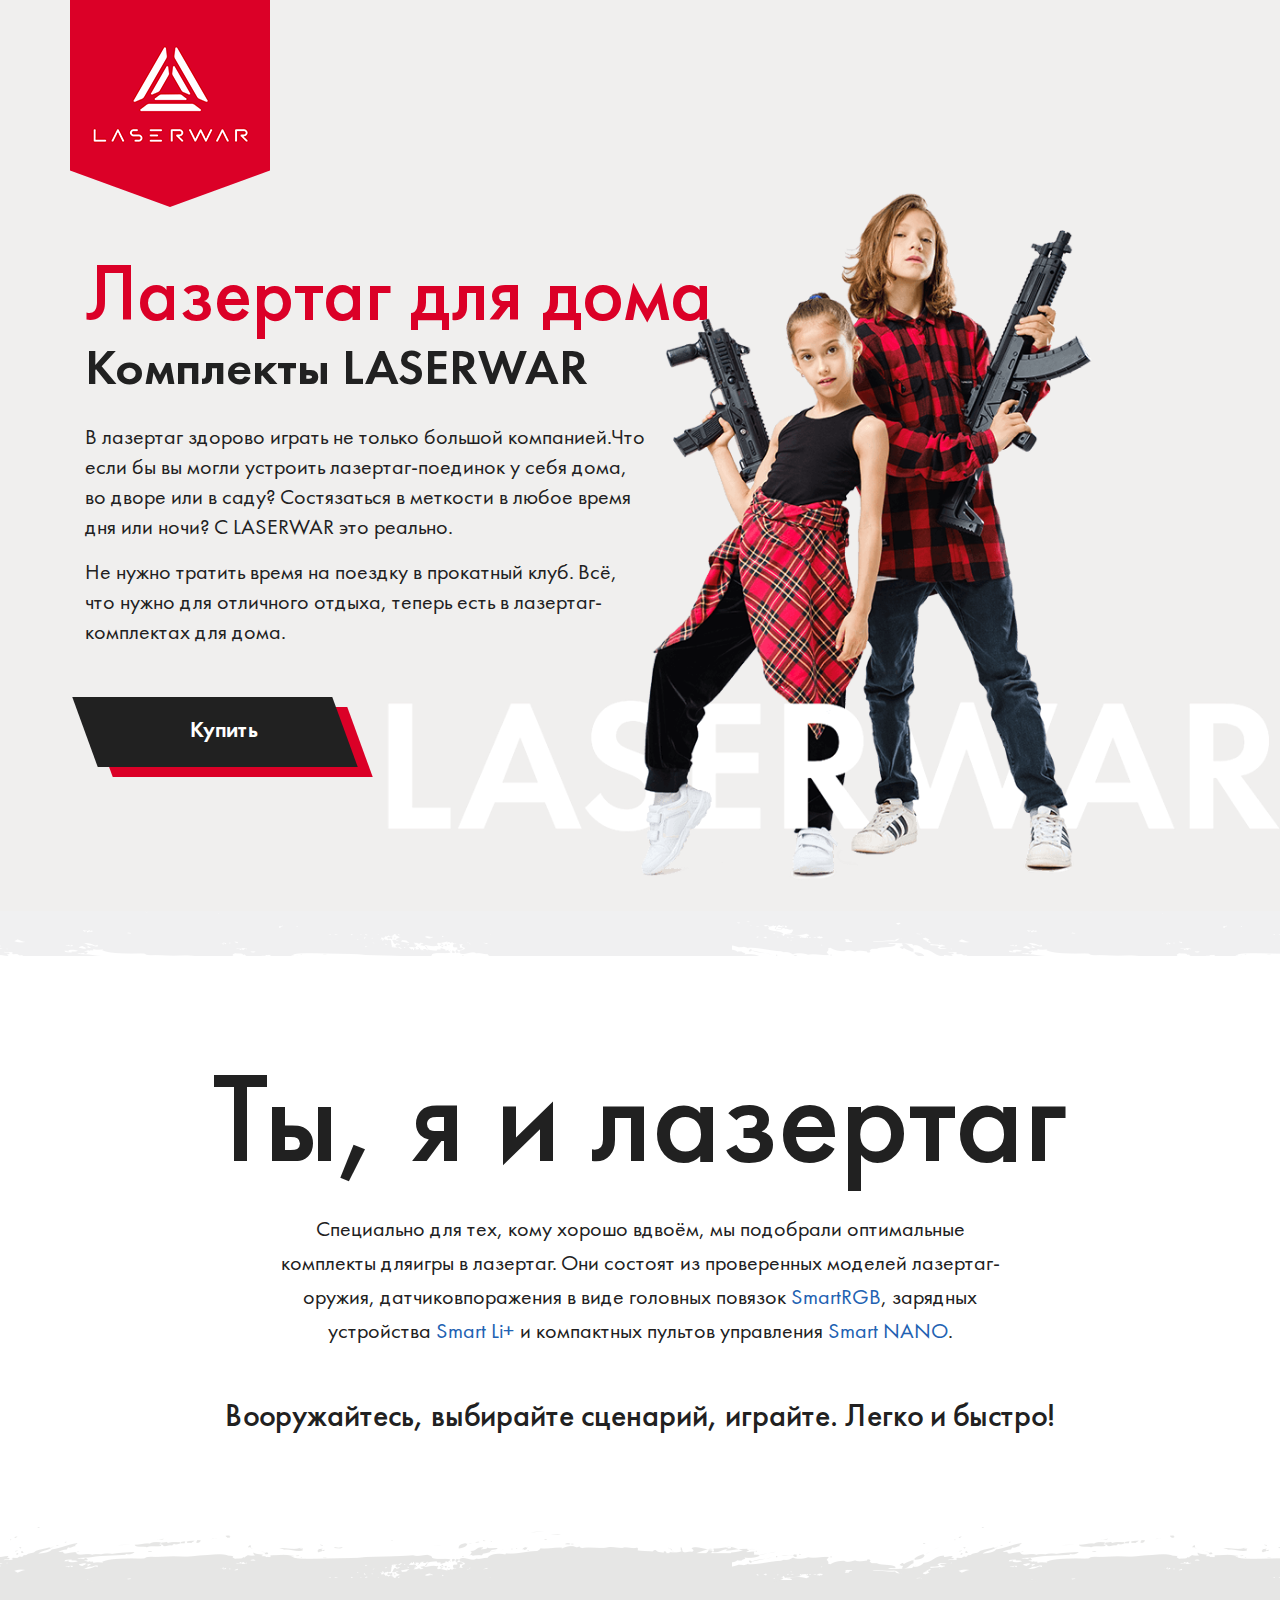
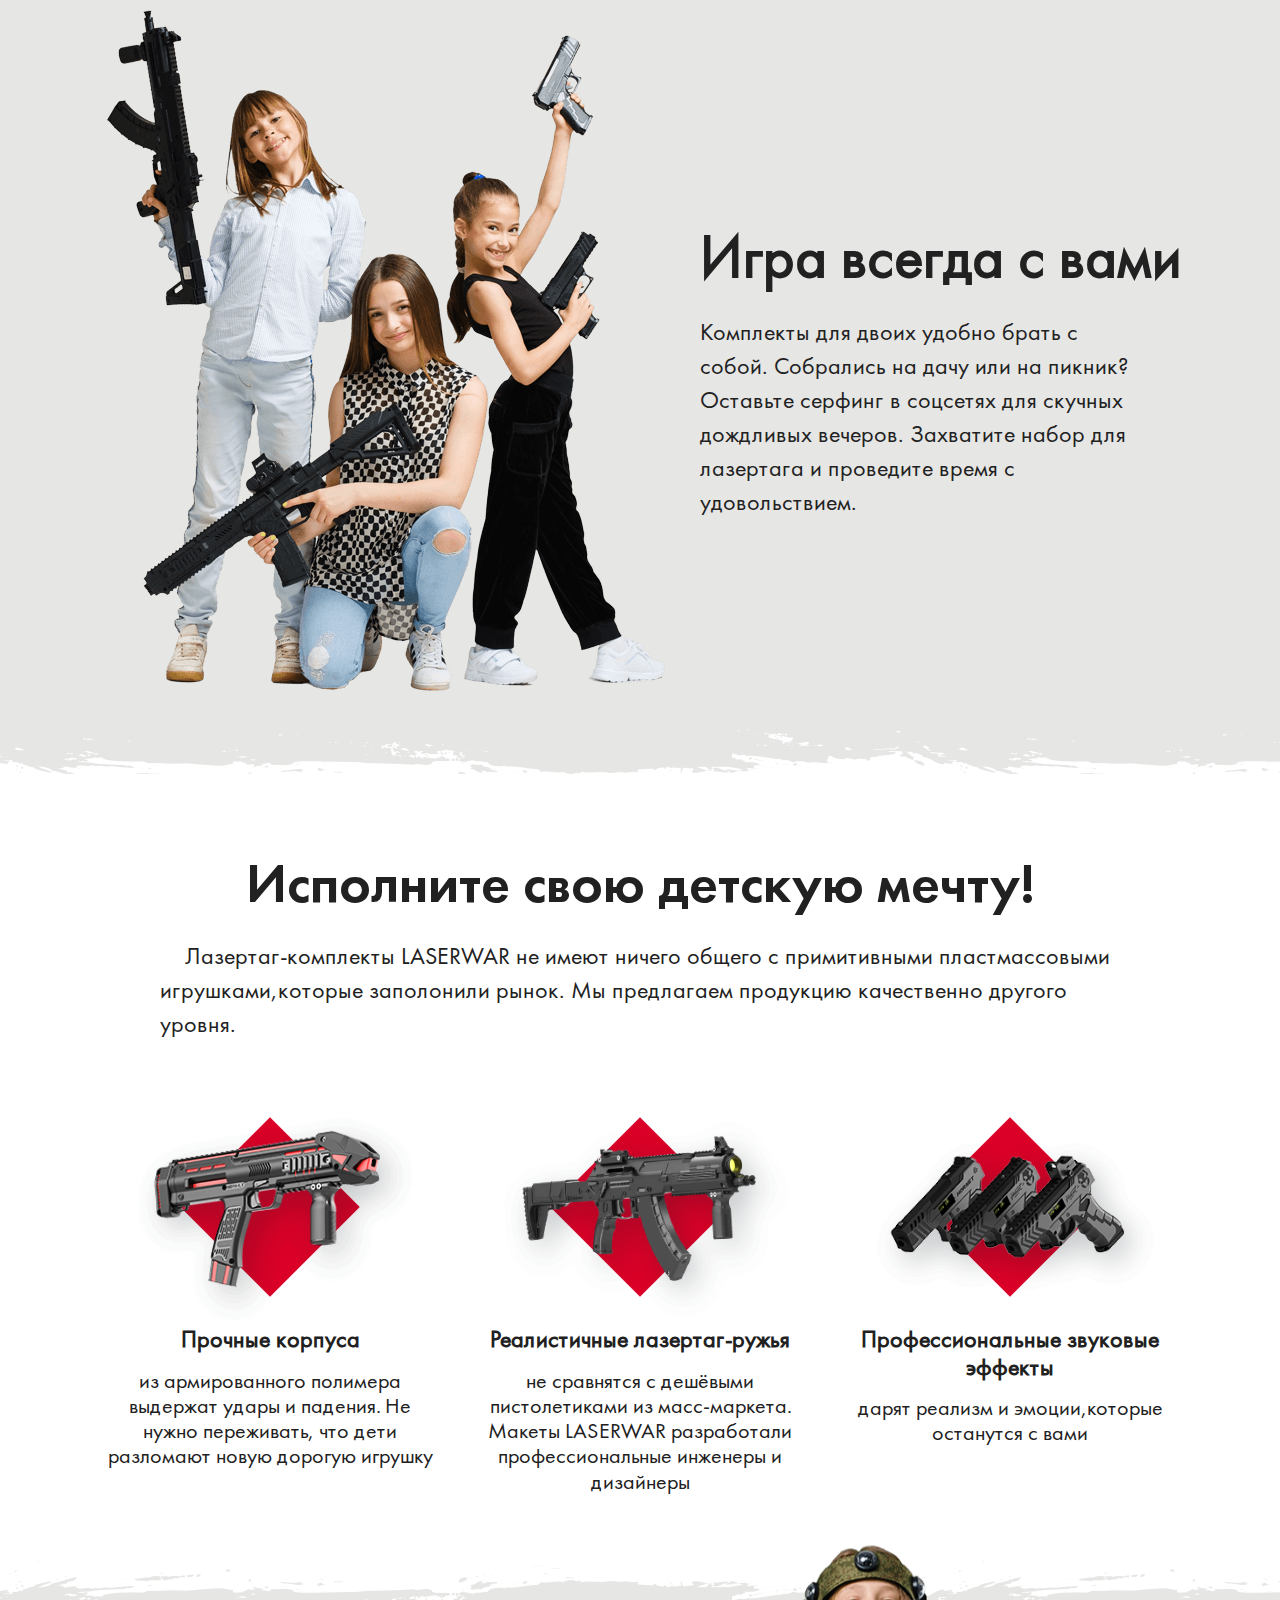
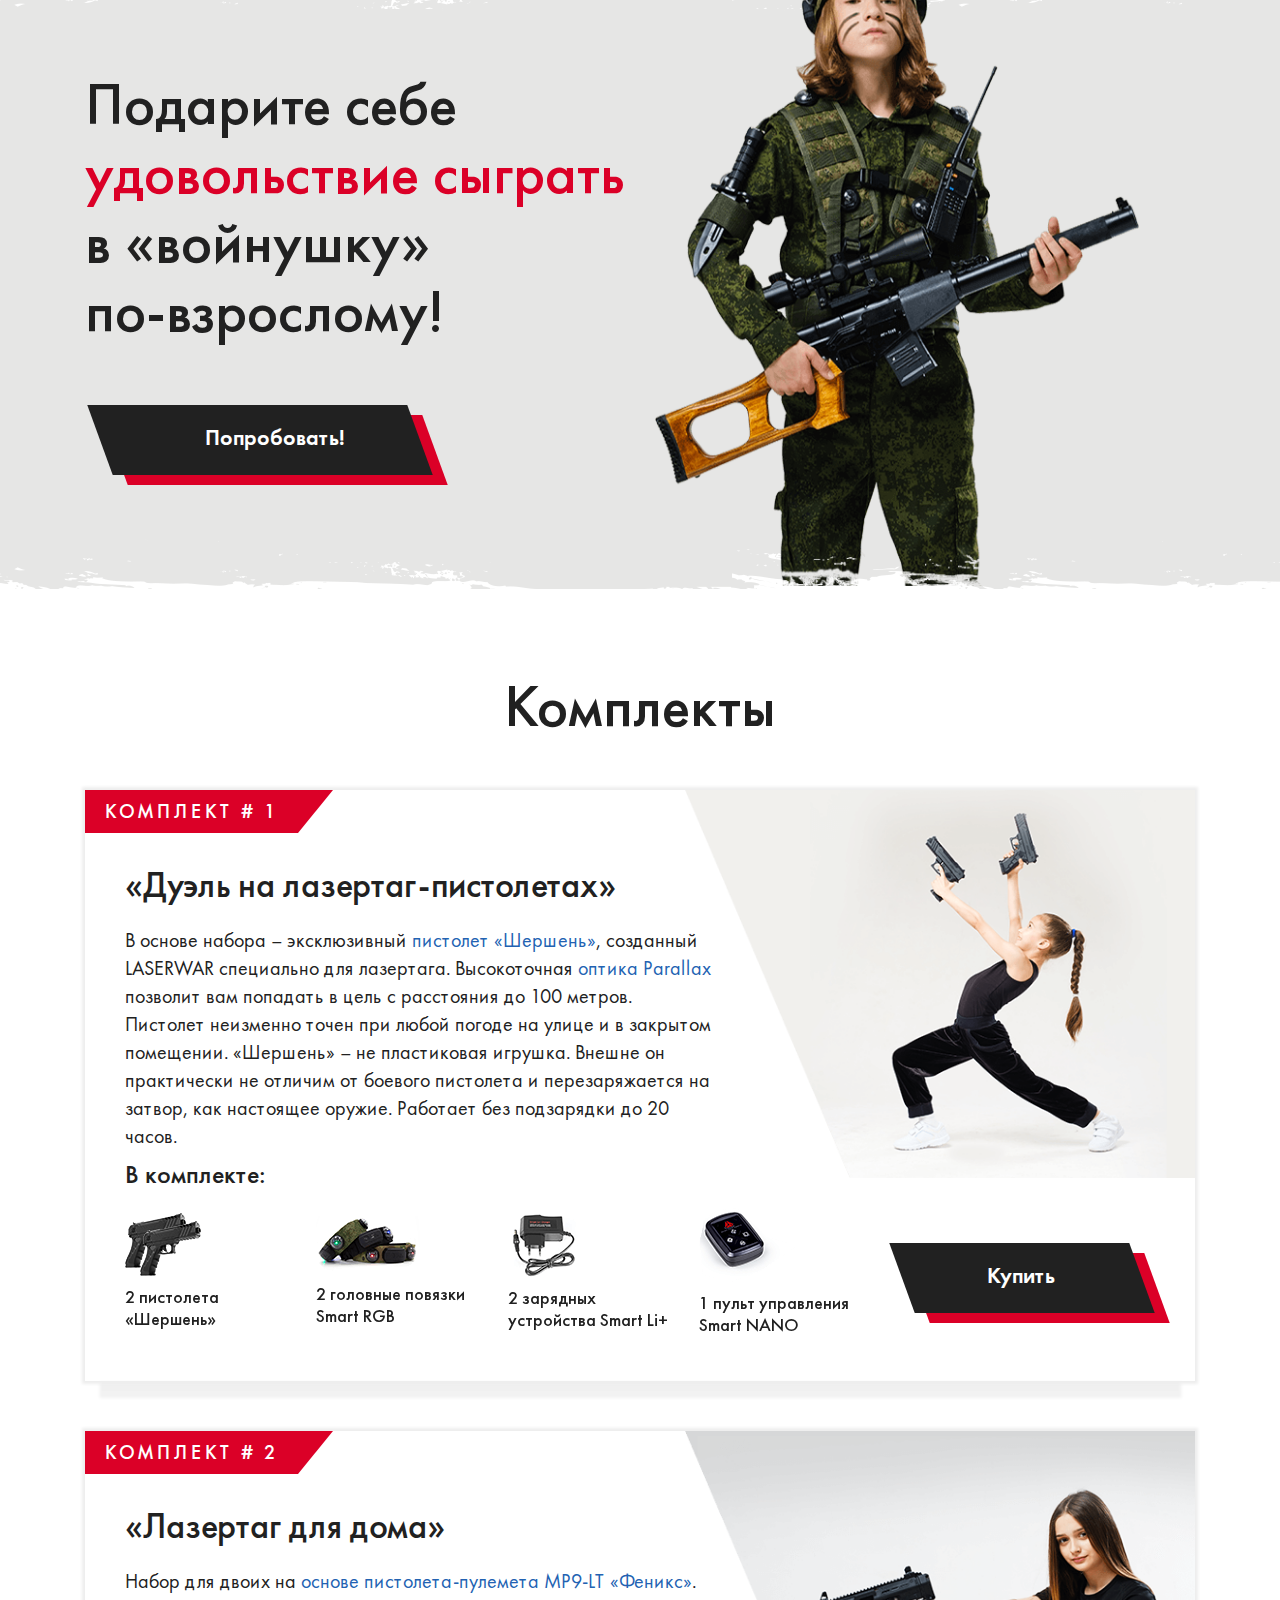
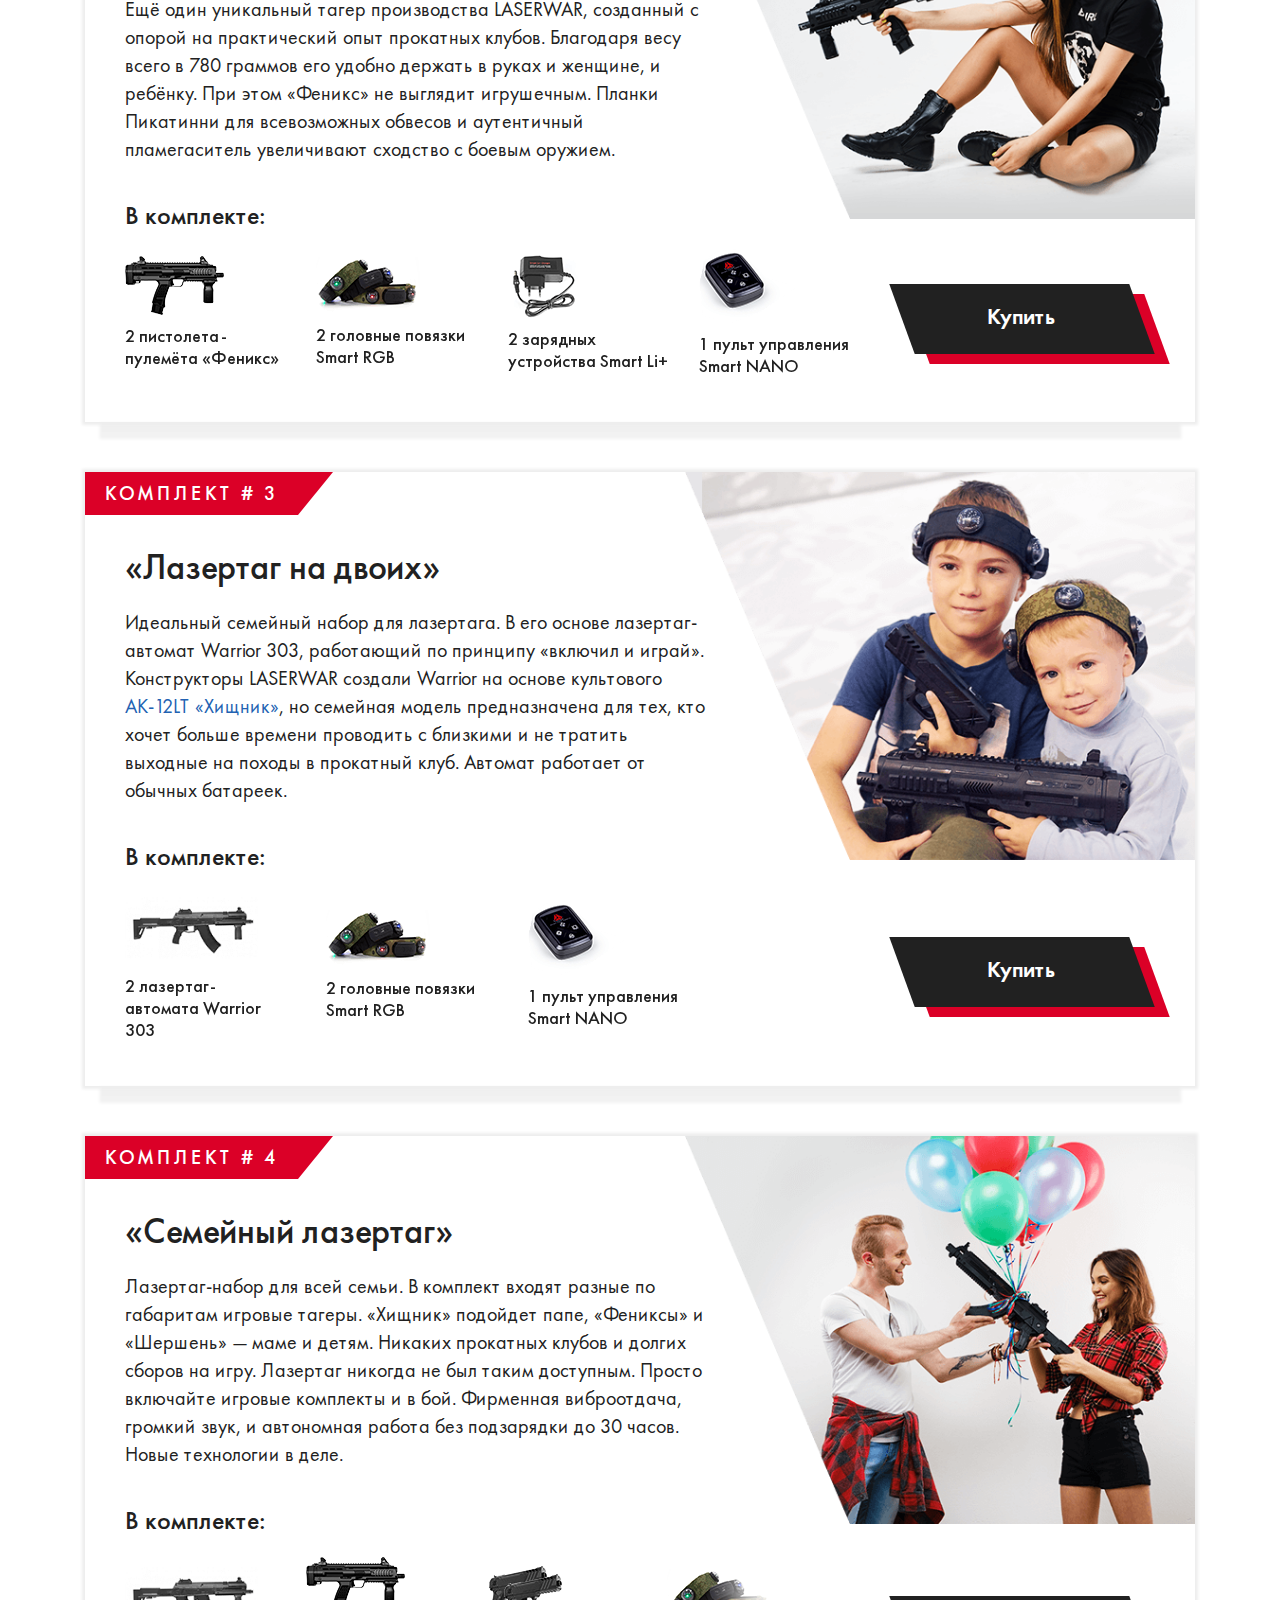
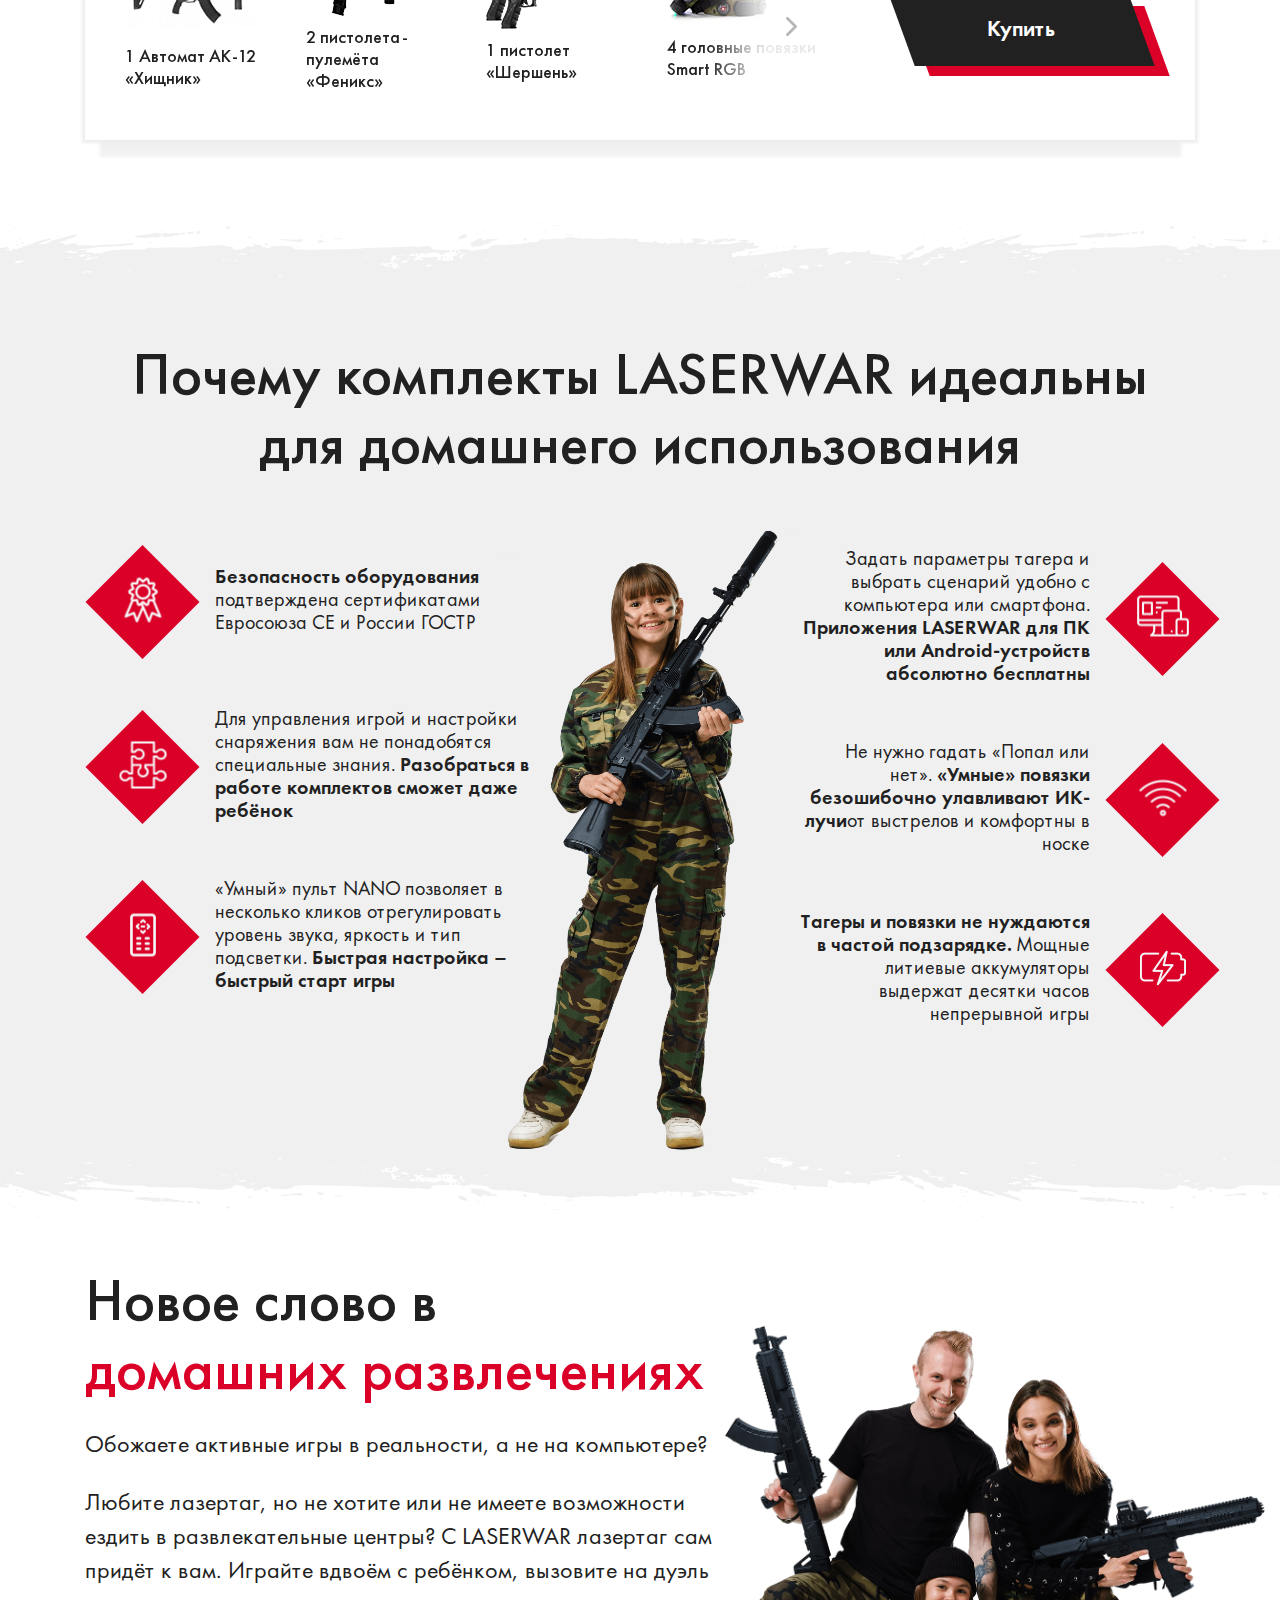
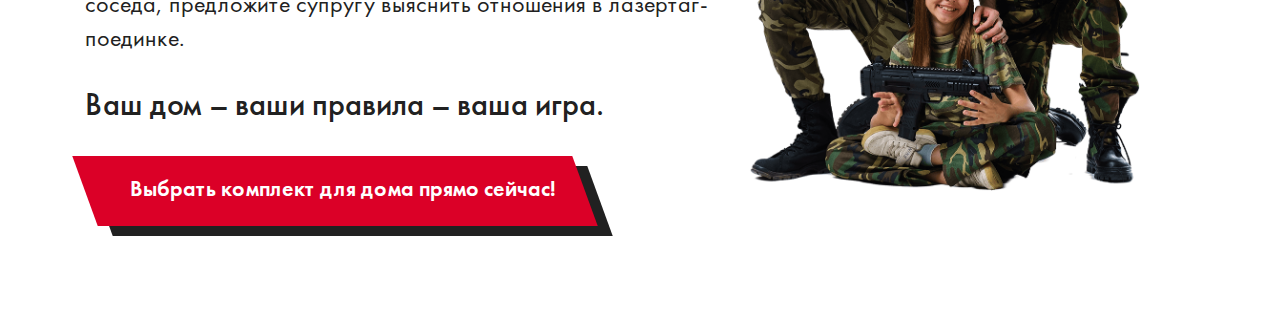
<file: works/laserwar/index.html>
<!DOCTYPE html>
<html lang="en">
<head>
    <meta charset="UTF-8">
    <meta name="viewport" content="width=device-width, initial-scale=1.0">
    <meta http-equiv="X-UA-Compatible" content="ie=edge">
    <title>Laserwar</title>
    <link rel="stylesheet" href="css/style.min.css">
</head>
<body>
    <div class="wrap">
        <header class="header wave-down--light" id="header">
            <div class="container">
                <div class="row">
                    <div class="header__logo">
                        <a href="#" class="header__logo-link">
                            <picture>
                                <source srcset="img/header-logo-mob.png" media="(max-width: 460px)">
                                <img src="img/header-logo.png" alt="header-logo">
                            </picture>
                        </a>
                    </div>
                </div>
                <div class="row">
                    <div class="col-xl-7 header__text">
                        <h1 class="header__title">Лазертаг для дома</h1>
                        <h2 class="header__subtitle">Комплекты LASERWAR</h2>
                        <div class="header__description">
                            <p class="header__description-text">В лазертаг здорово играть не только большой компанией.Что если бы вы могли устроить лазертаг-поединок у себя дома, во дворе или в саду? Состязаться в меткости в любое время дня или ночи? С LASERWAR это реально.</p>
                            <p class="header__description-text">Не нужно тратить время на поездку в прокатный клуб. Всё, что нужно для отличного отдыха, теперь есть в лазертаг-комплектах для дома.</p>
                        </div>
                        <div class="header__img">
                            <img src="img/header-img1.png" alt="header-img">
                        </div>
                        <div class="header__btn">
                            <a href="#" class="btn btn--small">Купить</a>
                        </div>
                    </div>
                </div>
            </div>
        </header>
        <section class="intro">
            <div class="container">
                <div class="row justify-content-center">
                    <div class="col">
                        <h2 class="intro__heading section-heading">Ты, я и лазертаг</h2>
                        <p class="intro__text">Специально для тех, кому хорошо вдвоём, мы подобрали оптимальные комплекты дляигры в лазертаг. Они состоят из проверенных моделей лазертаг-оружия, датчиковпоражения в виде головных повязок <a href="#" class="text-link">SmartRGB</a>, зарядных устройства <a href="#" class="text-link">Smart Li+</a> и компактных пультов управления <a href="#" class="text-link">Smart NANO</a>.</p>
                        <p class="intro__bottom-text">Вооружайтесь, выбирайте сценарий, играйте. Легко и быстро!</p>
                    </div>
                </div>
            </div>
        </section>
        <section class="always wave-both--dark">
            <div class="container">
                <div class="row always__content">
                    <div class="col-lg-5 always__img">
                        <img src="img/always-img.png" alt="always-img">
                    </div>
                    <div class="col-lg-7 always__right">
                        <h2 class="always__heading">Игра всегда с вами</h2>
                        <p class="always__text">Комплекты для двоих удобно брать с собой. Собрались на дачу или на пикник? Оставьте серфинг в соцсетях для скучных дождливых вечеров. Захватите набор для лазертага и проведите время с удовольствием.</p>
                    </div>
                </div>
            </div>
        </section>
        <section class="dream">
            <div class="container">
                <div class="row">
                    <div class="col">
                        <h2 class="dream__heading section-heading">Исполните свою детскую мечту!</h2>
                        <p class="dream__about">Лазертаг-комплекты LASERWAR не имеют ничего общего с примитивными пластмассовыми игрушками,которые заполонили рынок. Мы предлагаем продукцию качественно другого уровня.</p>
                    </div>
                </div>
                <div class="row dream__products">
                    <div class="col-lg-4 dream__product">
                        <div class="dream__product-img">
                            <svg>
                                <use xlink:href="img/svg/sprite.svg#rhomb"></use>
                            </svg>
                            <img src="img/product-mp9.png" alt="mp9">
                        </div>
                        <h4 class="dream__product-heading">Прочные корпуса</h4>
                        <p class="dream__product-text">из армированного полимера выдержат удары и падения. Не нужно переживать, что дети  разломают новую дорогую игрушку</p>
                    </div>
                    <div class="col-lg-4 dream__product">
                        <div class="dream__product-img">
                            <svg>
                                <use xlink:href="img/svg/sprite.svg#rhomb"></use>
                            </svg>
                            <img src="img/product-mp5.png" alt="mp5">
                        </div>
                        <h4 class="dream__product-heading">Реалистичные лазертаг-ружья</h4>
                        <p class="dream__product-text">не сравнятся с дешёвыми  пистолетиками из масс-маркета. Макеты LASERWAR разработали профессиональные инженеры и дизайнеры</p>
                    </div>
                    <div class="col-lg-4 dream__product">
                        <div class="dream__product-img">
                            <svg>
                                <use xlink:href="img/svg/sprite.svg#rhomb"></use>
                            </svg>
                            <img src="img/product-pistols.png" alt="pistols">
                        </div>
                        <h4 class="dream__product-heading">Профессиональные звуковые эффекты</h4>
                        <p class="dream__product-text">дарят реализм и эмоции,которые останутся с вами</p>
                    </div>
                </div>
            </div>
        </section>
        <section class="try wave-both--dark">
            <div class="container">
                <div class="row">
                    <div class="col-lg-6 try__content">
                        <p class="try__text">Подарите себе <span>удовольствие сыграть</span> в «войнушку»<br>по-взрослому!</p>
                        <div class="try__btn">
                            <a href="#" class="btn btn--primary">Попробовать!</a>
                        </div>
                    </div>
                    <div class="col-lg-6 try__img">
                        <img src="img/try-img.png" alt="always-img">
                    </div>
                </div>
            </div>
        </section>
        <section class="complects">
            <div class="container">
                <div class="row">
                    <div class="col">
                        <h2 class="complects__heading section-heading">Комплекты</h2>
                    </div>
                </div>
                <div class="row">
                    <div class="col">
                        <div class="col-12 complects__item">
                            <div class="complects__item-sticker">
                                <span>Комплект # 1</span>
                            </div>
                            <div class="complects__item-img">
                                <div class="complects__item-sticker--mob">
                                    <span>Комплект # 1</span>
                                </div>
                                <picture>
                                    <source srcset="img/complects-1-mob.png" media="(max-width: 460px)">
                                    <img src="img/complects-1-big.png" alt="complects-item-img">
                                </picture>
                            </div>
                            <div class="row">
                                <div class="complects__item-text col-lg-7">
                                    <h3 class="complects__item-heading">«Дуэль на лазертаг-пистолетах»</h3>
                                    <p class="complects__item-description">В основе набора – эксклюзивный <a href="#" class="text-link">пистолет «Шершень»</a>, созданный LASERWAR специально для лазертага. Высокоточная <a href="#" class="text-link">оптика Parallax</a> позволит вам попадать в цель с расстояния до 100 метров. Пистолет неизменно точен при любой погоде на улице и в закрытом помещении. «Шершень» – не пластиковая игрушка. Внешне он практически не отличим от боевого пистолета и перезаряжается на затвор, как настоящее оружие. Работает без подзарядки до 20 часов.</p>
                                </div>
                            </div>
                            <div class="row">
                                <div class="col-lg-9 complects__slider">
                                    <p class="complects__slider-heading">В комплекте:</p>
                                    <div class="owl-carousel" id="complects-carousel-1">
                                        <div class="complects__slider-item  complects__slider-item--pistols">
                                            <img src="img/complects_2pistols.png" alt="double-pistols">
                                            <p>2 пистолета «Шершень»</p>
                                        </div>
                                        <div class="complects__slider-item">
                                            <img src="img/complects-bands.png" alt="bands">
                                            <p>2 головные повязки Smart RGB</p>
                                        </div>
                                        <div class="complects__slider-item">
                                            <img src="img/complects-acc.png" alt="accu">
                                            <p>2 зарядных устройства Smart Li+</p>
                                        </div>
                                        <div class="complects__slider-item">
                                            <img src="img/complects-switcher.png" alt="switcher">
                                            <p>1 пульт управления Smart NANO</p>
                                        </div>
                                    </div>
                                </div>
                                <div class="col-lg-3 complects__slider-btn">
                                    <a href="#" class="btn btn--xs">Купить</a>
                                </div>
                            </div>
                        </div>
                        <div class="col-12 complects__item">
                            <div class="complects__item-sticker">
                                <span>Комплект # 2</span>
                            </div>
                            <div class="complects__item-img">
                                <div class="complects__item-sticker--mob">
                                    <span>Комплект # 2</span>
                                </div>
                                <picture>
                                    <source srcset="img/complects-2-mob.png" media="(max-width: 460px)">
                                    <img src="img/complects-2-big.png" alt="complects-item-img">
                                </picture>
                            </div>
                            <div class="row">
                                <div class="complects__item-text col-lg-7">
                                    <h3 class="complects__item-heading">«Лазертаг для дома»</h3>
                                    <p class="complects__item-description">Набор для двоих на <a href="#" class="text-link">основе пистолета-пулемета MP9-LT «Феникс»</a>. Ещё один уникальный тагер производства LASERWAR, созданный с опорой на практический опыт прокатных клубов. Благодаря весу всего в 780 граммов его удобно держать в руках и женщине, и ребёнку. При этом «Феникс» не выглядит игрушечным. Планки Пикатинни для всевозможных обвесов и аутентичный пламегаситель увеличивают сходство с боевым оружием. </p>
                                </div>
                            </div>
                            <div class="row">
                                <div class="col-lg-9 complects__slider">
                                    <p class="complects__slider-heading">В комплекте:</p>
                                    <div class="owl-carousel" id="complects-carousel-2">
                                        <div class="complects__slider-item">
                                            <img src="img/complects-pp.png" alt="double-pistols">
                                            <p>2 пистолета-пулемёта «Феникс»</p>
                                        </div>
                                        <div class="complects__slider-item">
                                            <img src="img/complects-bands.png" alt="bands">
                                            <p>2 головные повязки Smart RGB</p>
                                        </div>
                                        <div class="complects__slider-item">
                                            <img src="img/complects-acc.png" alt="accu">
                                            <p>2 зарядных устройства Smart Li+</p>
                                        </div>
                                        <div class="complects__slider-item">
                                            <img src="img/complects-switcher.png" alt="switcher">
                                            <p>1 пульт управления Smart NANO</p>
                                        </div>
                                    </div>
                                </div>
                                <div class="col-lg-3 complects__slider-btn">
                                    <a href="#" class="btn btn--xs">Купить</a>
                                </div>
                            </div>
                        </div>
                        <div class="col-12 complects__item">
                            <div class="complects__item-sticker">
                                <span>Комплект # 3</span>
                            </div>
                            <div class="complects__item-img">
                                <div class="complects__item-sticker--mob">
                                    <span>Комплект # 3</span>
                                </div>
                                <picture>
                                    <source srcset="img/complects-3-mob.png" media="(max-width: 460px)">
                                    <img src="img/complects-3-big.png" alt="complects-item-img">
                                </picture>
                            </div>
                            <div class="row">
                                <div class="complects__item-text col-lg-7">
                                    <h3 class="complects__item-heading">«Лазертаг на двоих»</h3>
                                    <p class="complects__item-description">Идеальный семейный набор для лазертага. В его основе лазертаг-автомат Warrior 303, работающий по принципу «включил и играй». Конструкторы LASERWAR создали Warrior на основе культового <a href="#" class="text-link">АК-12LT «Хищник»</a>, но семейная модель предназначена для тех, кто хочет больше времени проводить с близкими и не тратить выходные на походы в прокатный клуб. Автомат работает от обычных батареек. </p>
                                </div>
                            </div>
                            <div class="row">
                                <div class="col-lg-7 complects__slider complects__slider--nopadding">
                                    <p class="complects__slider-heading">В комплекте:</p>
                                    <div class="owl-carousel" id="complects-carousel-3">
                                        <div class="complects__slider-item">
                                            <img src="img/complects-ak.png" alt="double-pistols">
                                            <p>2 лазертаг-автомата Warrior 303</p>
                                        </div>
                                        <div class="complects__slider-item">
                                            <img src="img/complects-bands.png" alt="bands">
                                            <p>2 головные повязки Smart RGB</p>
                                        </div>
                                        <div class="complects__slider-item">
                                            <img src="img/complects-switcher.png" alt="switcher">
                                            <p>1 пульт управления Smart NANO</p>
                                        </div>
                                    </div>
                                </div>
                                <div class="col-lg-3 complects__slider-btn">
                                    <a href="#" class="btn btn--xs">Купить</a>
                                </div>
                            </div>
                        </div>
                        <div class="col-12 complects__item">
                            <div class="complects__item-sticker">
                                <span>Комплект # 4</span>
                            </div>
                            <div class="complects__item-img">
                                <div class="complects__item-sticker--mob">
                                    <span>Комплект # 4</span>
                                </div>
                                <picture>
                                    <source srcset="img/complects-4-mob.png" media="(max-width: 460px)">
                                    <img src="img/complects-4-big.png" alt="complects-item-img">
                                </picture>
                            </div>
                            <div class="row">
                                <div class="complects__item-text col-lg-7">
                                    <h3 class="complects__item-heading">«Семейный лазертаг»</h3>
                                    <p class="complects__item-description">Лазертаг-набор для всей семьи. В комплект входят разные по габаритам игровые тагеры. «Хищник» подойдет папе, «Фениксы» и «Шершень» — маме и детям. Никаких прокатных клубов и долгих сборов на игру. Лазертаг никогда не был таким доступным. Просто включайте игровые комплекты и в бой. Фирменная виброотдача, громкий звук, и автономная работа без подзарядки до 30 часов. Новые технологии в деле.</p>
                                </div>
                            </div>
                            <div class="row">
                                <div class="col-lg-8 complects__slider complects__slider--nopadding">
                                    <p class="complects__slider-heading">В комплекте:</p>
                                    <div class="owl-carousel" id="complects-carousel-4">
                                        <div class="complects__slider-item">
                                            <img src="img/complects-ak.png" alt="double-pistols">
                                            <p>1 Автомат АК-12 «Хищник»</p>
                                        </div>
                                        <div class="complects__slider-item">
                                            <img src="img/complects-pp.png" alt="double-pistols">
                                            <p>2 пистолета-пулемёта «Феникс»</p>
                                        </div>
                                        <div class="complects__slider-item complects__slider-item--pistols">
                                            <img src="img/complects_2pistols.png" alt="double-pistols">
                                            <p>1 пистолет «Шершень»</p>
                                        </div>
                                        <div class="complects__slider-item">
                                            <img src="img/complects-bands.png" alt="bands">
                                            <p>4 головные повязки Smart RGB</p>
                                        </div>
                                        <div class="complects__slider-item">
                                            <img src="img/complects-acc.png" alt="accu">
                                            <p>2 зарядных устройства Smart Li+</p>
                                        </div>
                                        <div class="complects__slider-item">
                                            <img src="img/complects-switcher.png" alt="switcher">
                                            <p>1 пульт управления Smart NANO</p>
                                        </div>
                                    </div>
                                </div>
                                <div class="col-lg-3 complects__slider-btn">
                                    <a href="#" class="btn btn--xs">Купить</a>
                                </div>
                            </div>
                        </div>
                    </div>
                </div>
            </div>
        </section>
        <section class="advantages wave-both--light">
            <div class="container">
                <div class="row">
                    <div class="col">
                        <h2 class="advantages__heading section-heading">Почему комплекты LASERWAR идеальны для домашнего использования</h2>
                    </div>
                </div>
                <div class="row advantages__content">
                    <div class="col-lg-5 advantages__left">
                        <div class="advantages__item">
                            <div class="advantages__item-ico">
                                <svg>
                                    <use xlink:href="img/svg/sprite.svg#rhomb"></use>
                                </svg>
                                <i class="icon-quality"></i>
                            </div>
                            <div class="advantages__item-text">
                                <p><span>Безопасность оборудования</span> подтверждена сертификатами Евросоюза СЕ и России ГОСТР</p>
                            </div>
                        </div>
                        <div class="advantages__item">
                            <div class="advantages__item-ico">
                                <svg>
                                    <use xlink:href="img/svg/sprite.svg#rhomb"></use>
                                </svg>
                                <i class="icon-jigsaw"></i>
                            </div>
                            <div class="advantages__item-text">
                                <p>Для управления игрой и настройки снаряжения вам не понадобятся специальные знания. <span>Разобраться в работе комплектов сможет даже ребёнок</span></p>
                            </div>
                        </div>
                        <div class="advantages__item">
                            <div class="advantages__item-ico">
                                <svg>
                                    <use xlink:href="img/svg/sprite.svg#rhomb"></use>
                                </svg>
                                <i class="icon-remote"></i>
                            </div>
                            <div class="advantages__item-text">
                                <p>«Умный» пульт NANO позволяет в несколько кликов отрегулировать уровень звука, яркость и тип подсветки. <span>Быстрая настройка – быстрый старт игры</span></p>
                            </div>
                        </div>
                    </div>
                    <div class="advantages__img">
                        <img src="img/advantages-img.png" alt="advantages-img">
                    </div>
                    <div class="col-lg-5 ml-auto advantages__right">
                        <div class="advantages__item">
                            <div class="advantages__item-ico">
                                <svg>
                                    <use xlink:href="img/svg/sprite.svg#rhomb"></use>
                                </svg>
                                <i class="icon-responsive"></i>
                            </div>
                            <div class="advantages__item-text">
                                <p>Задать параметры тагера и выбрать сценарий удобно с компьютера или смартфона. <span>Приложения LASERWAR для ПК или Android-устройств абсолютно бесплатны</span></p>
                            </div>
                        </div>
                        <div class="advantages__item">
                            <div class="advantages__item-ico">
                                <svg>
                                    <use xlink:href="img/svg/sprite.svg#rhomb"></use>
                                </svg>
                                <i class="icon-wifi"></i>
                            </div>
                            <div class="advantages__item-text">
                                <p>Не нужно гадать «Попал или нет». <span>«Умные» повязки безошибочно улавливают ИК-лучи</span>от выстрелов и комфортны в носке</p>
                            </div>
                        </div>
                        <div class="advantages__item">
                            <div class="advantages__item-ico">
                                <svg>
                                    <use xlink:href="img/svg/sprite.svg#rhomb"></use>
                                </svg>
                                <i class="icon-lighting"></i>
                            </div>
                            <div class="advantages__item-text">
                                <p><span>Тагеры и повязки не нуждаются в частой подзарядке.</span> Мощные литиевые аккумуляторы выдержат десятки часов непрерывной игры</p>
                            </div>
                        </div>
                    </div>
                </div>
                <div class="row">
                    <div class="advantages__slider col owl-carousel owl-theme" id="advantages-slider">
                        <div class="advantages__slider-item">
                            <div class="advantages__slider-ico">
                                <svg>
                                    <use xlink:href="img/svg/sprite.svg#rhomb"></use>
                                </svg>
                                <i class="icon-quality"></i>
                            </div>
                            <div class="advantages__slider-text">
                                <p><span>Безопасность оборудования</span> подтверждена сертификатами Евросоюза СЕ и России ГОСТР</p>
                            </div>
                        </div>
                        <div class="advantages__slider-item">
                            <div class="advantages__slider-ico">
                                <svg>
                                    <use xlink:href="img/svg/sprite.svg#rhomb"></use>
                                </svg>
                                <i class="icon-jigsaw"></i>
                            </div>
                            <div class="advantages__slider-text">
                                <p>Для управления игрой и настройки снаряжения вам не понадобятся специальные знания. <span>Разобраться в работе комплектов сможет даже ребёнок</span></p>
                            </div>
                        </div>
                        <div class="advantages__slider-item">
                            <div class="advantages__slider-ico">
                                <svg>
                                    <use xlink:href="img/svg/sprite.svg#rhomb"></use>
                                </svg>
                                <i class="icon-remote"></i>
                            </div>
                            <div class="advantages__slider-text">
                                <p>«Умный» пульт NANO позволяет в несколько кликов отрегулировать уровень звука, яркость и тип подсветки. <span>Быстрая настройка – быстрый старт игры</span></p>
                            </div>
                        </div>
                        <div class="advantages__slider-item">
                            <div class="advantages__slider-ico">
                                <svg>
                                    <use xlink:href="img/svg/sprite.svg#rhomb"></use>
                                </svg>
                                <i class="icon-responsive"></i>
                            </div>
                            <div class="advantages__slider-text">
                                <p>Задать параметры тагера и выбрать сценарий удобно с компьютера или смартфона. <span>Приложения LASERWAR для ПК или Android-устройств абсолютно бесплатны</span></p>
                            </div>
                        </div>
                        <div class="advantages__slider-item">
                            <div class="advantages__slider-ico">
                                <svg>
                                    <use xlink:href="img/svg/sprite.svg#rhomb"></use>
                                </svg>
                                <i class="icon-wifi"></i>
                            </div>
                            <div class="advantages__slider-text">
                                <p>Не нужно гадать «Попал или нет». <span>«Умные» повязки безошибочно улавливают ИК-лучи</span>от выстрелов и комфортны в носке</p>
                            </div>
                        </div>
                        <div class="advantages__slider-item">
                            <div class="advantages__slider-ico">
                                <svg>
                                    <use xlink:href="img/svg/sprite.svg#rhomb"></use>
                                </svg>
                                <i class="icon-lighting"></i>
                            </div>
                            <div class="advantages__slider-text">
                                <p><span>Тагеры и повязки не нуждаются в частой подзарядке.</span> Мощные литиевые аккумуляторы выдержат десятки часов непрерывной игры</p>
                            </div>
                        </div>
                    </div>
                </div>
            </div>
        </section>
        <footer class="footer">
            <div class="container">
                <div class="row">
                    <div class="col-xl-7 footer__content">
                        <h2 class="footer__title">Новое слово в</h2>
                        <h3 class="footer__subtitle">домашних развлечениях</h3>
                        <p class="footer__text">Обожаете активные игры в реальности, а не на компьютере?</p>
                        <p class="footer__text">Любите лазертаг, но не хотите или не имеете возможности ездить в развлекательные центры? С LASERWAR лазертаг сам придёт к вам. Играйте вдвоём с ребёнком, вызовите на дуэль соседа, предложите супругу выяснить отношения в лазертаг-поединке.</p>
                        <p class="footer__bottom-text">Ваш дом – ваши правила – ваша игра.</p>
                        <div class="footer__btn">
                            <a href="#" class="btn btn--lg">Выбрать комплект для дома прямо сейчас!</a>
                        </div>
                    </div>
                    <div class="col footer__img">
                        <img src="img/footer-img.png" alt="footer-img">
                    </div>
                </div>
            </div>
        </footer>
    </div>

<script src="https://ajax.googleapis.com/ajax/libs/jquery/3.4.1/jquery.min.js"></script>
<script src="js/libs.min.js"></script>
<script src="js/main.js"></script>
</body>
</html>
</file>
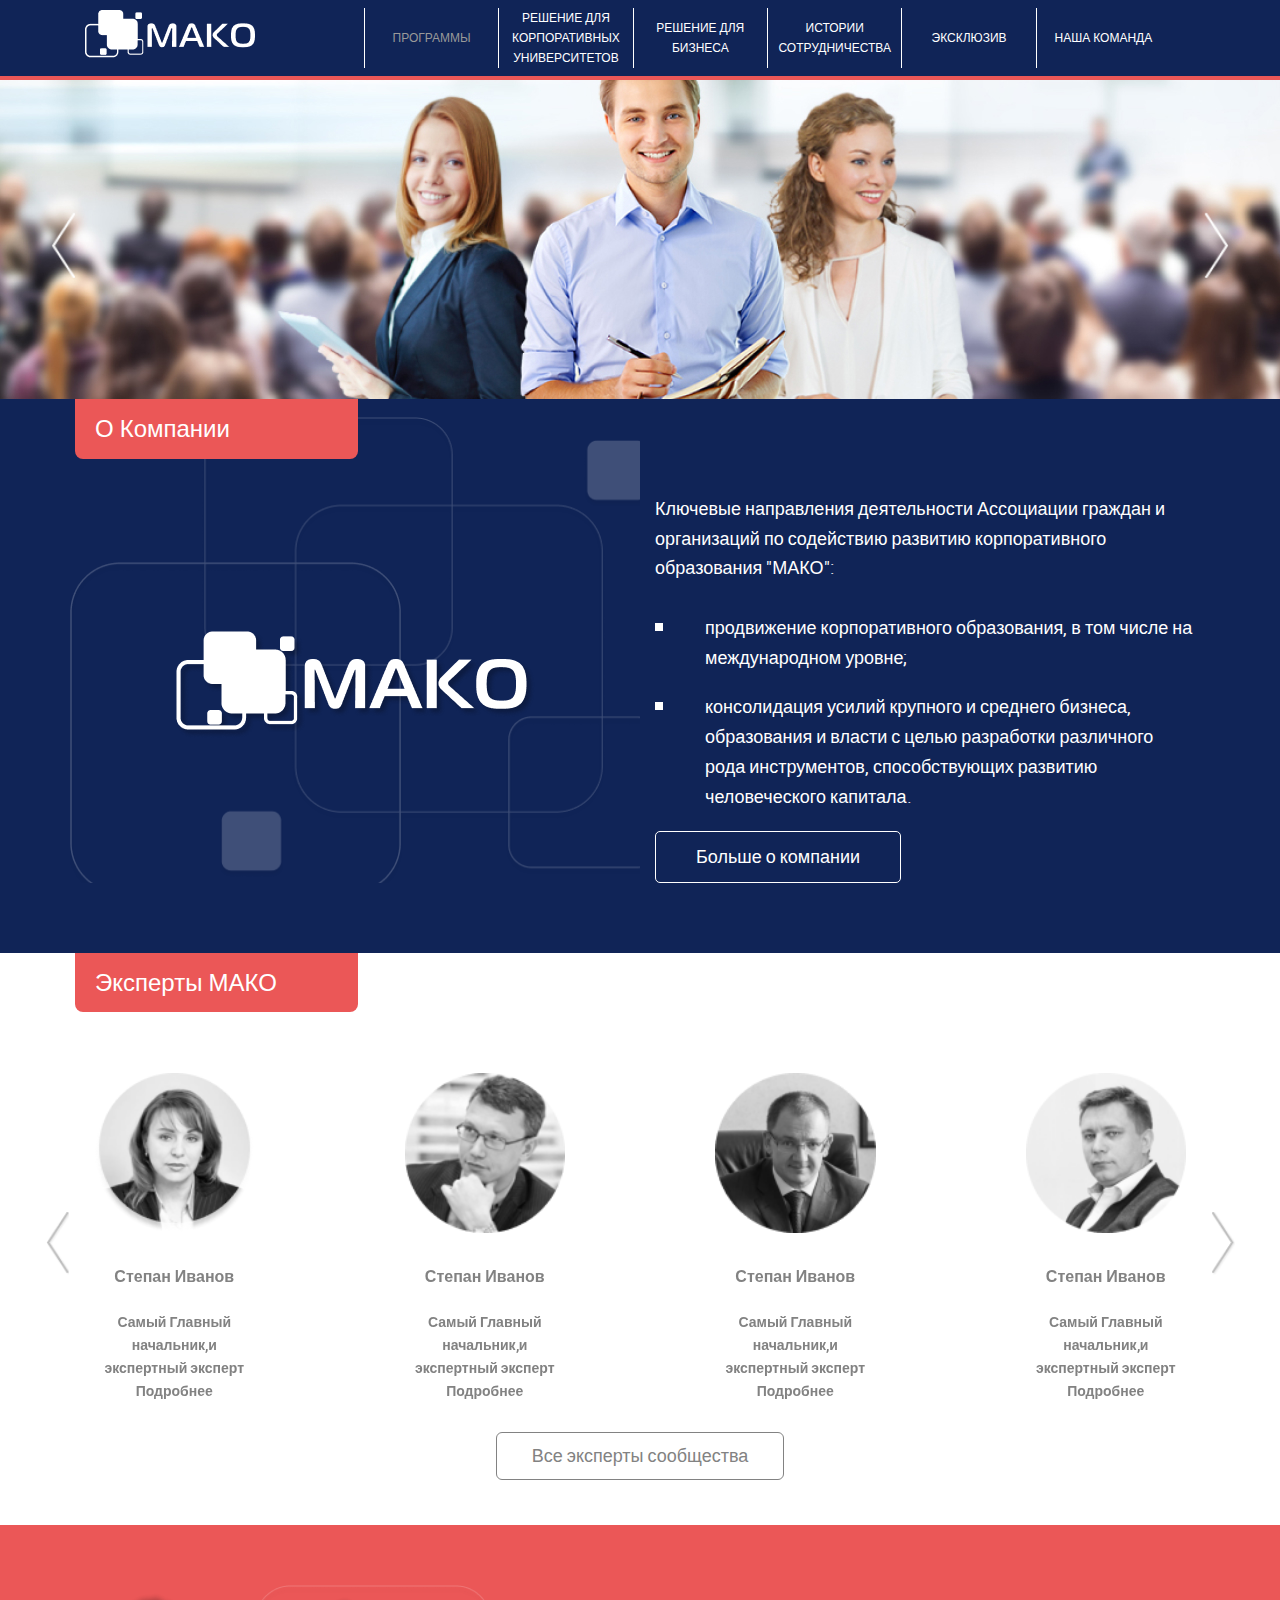
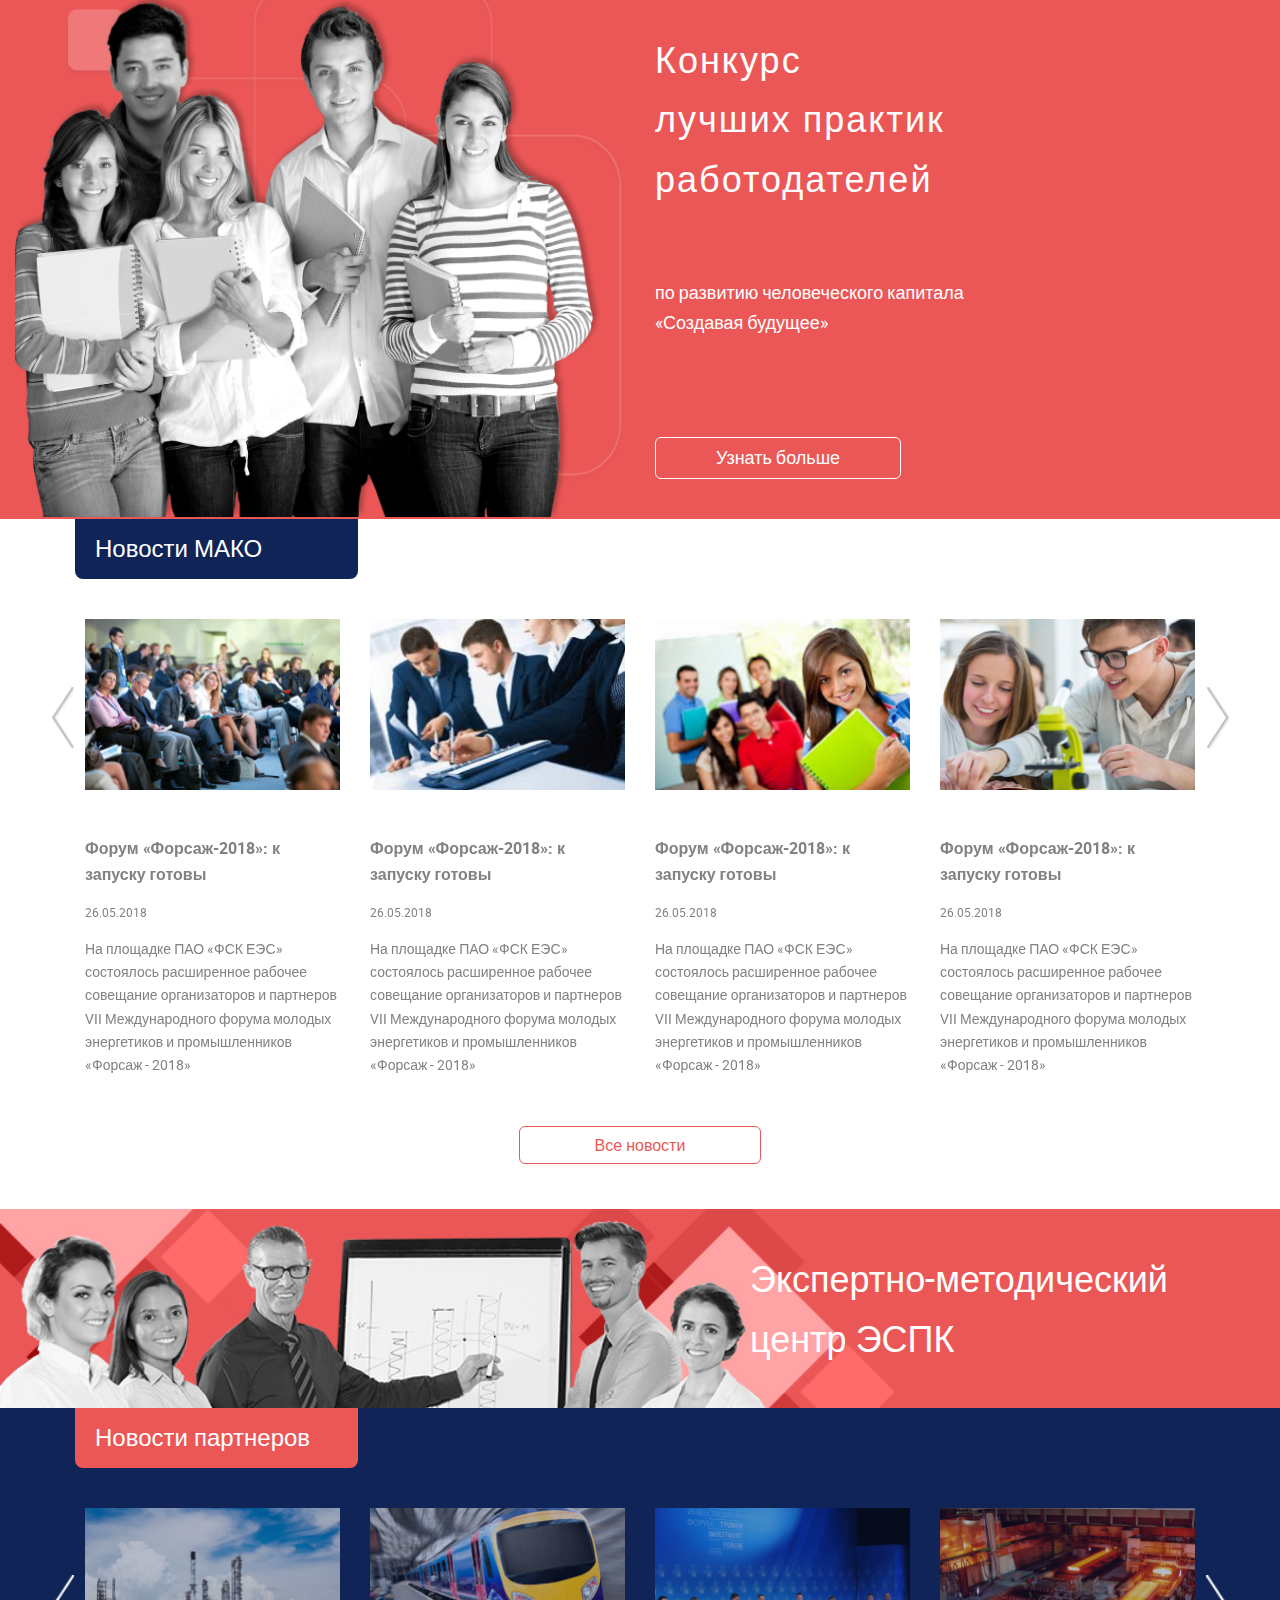
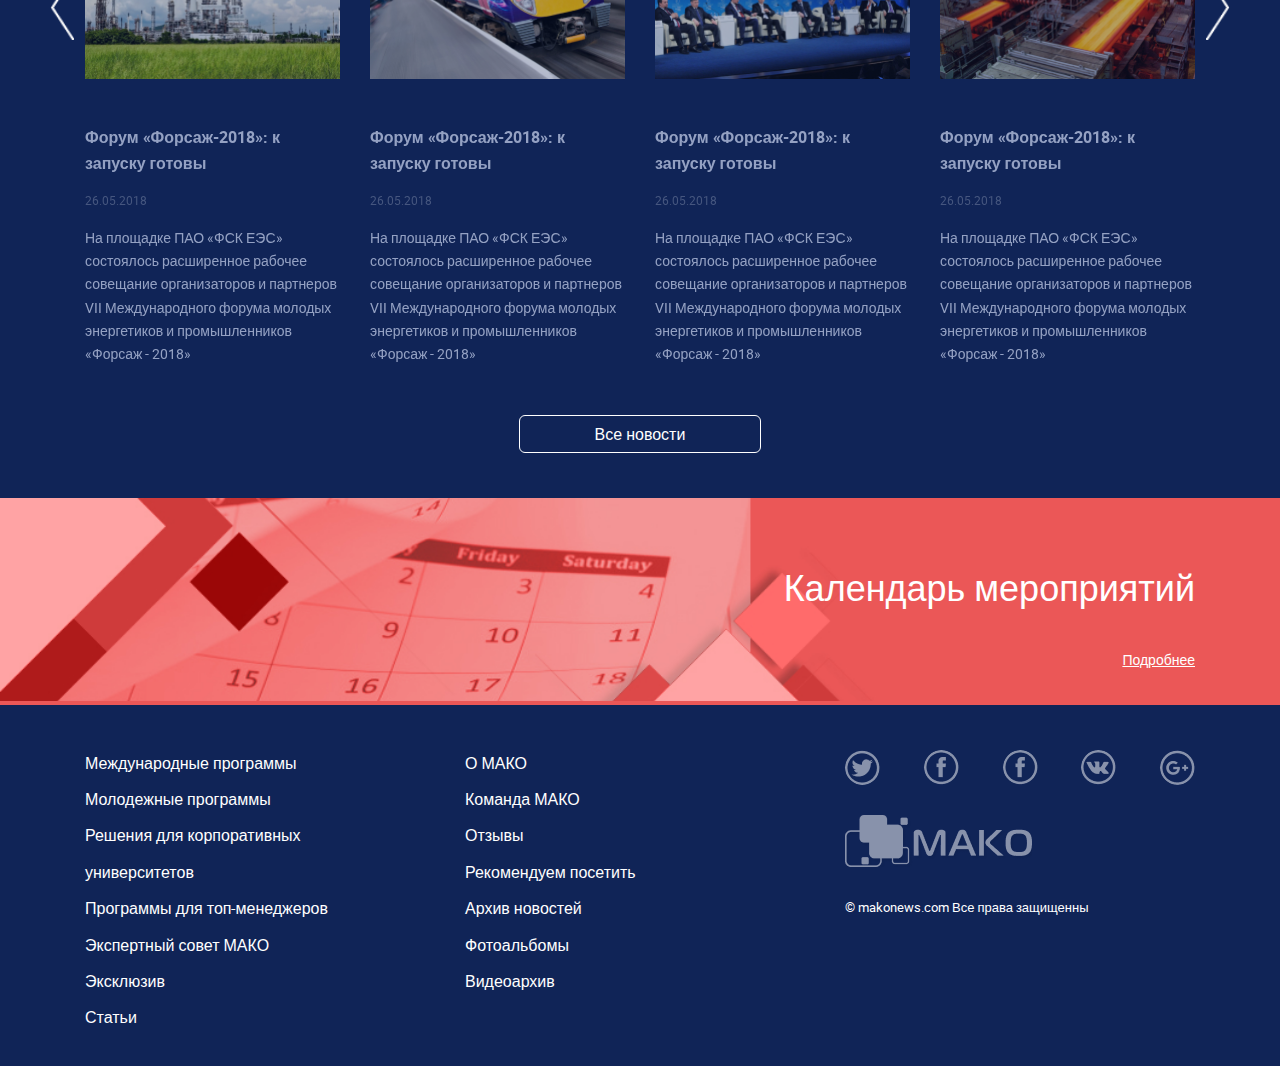
<file: works/mako/index.html>
<!DOCTYPE html>
<html>

<head>
	<meta charset="utf-8">
	<title>MAKO</title>
	<meta http-equiv="X-UA-Compatible" content="IE=edge">
	<meta name="viewport" content="width=device-width, initial-scale=1, maximum-scale=1">
	<link rel="stylesheet" href="css/bootstrap-grid.css">
	<link rel="stylesheet" href="css/libs.min.css">
	<link rel="stylesheet" href="css/main.css">
</head>

<body>
	<header>
		<nav>
			<div class="container">
				<div class="row">
					<div class="col-lg-3">
						<a href="#" class="nav-brand"><img src="img/logo.png" alt="logo"></a>
						<div class="navbar-btn">
							<span class="navbar-btn-line"></span>
						</div>
					</div>
					<div class="col-lg-9">
						<ul class="nav-list">
							<li class="active"><a href="#">Программы</a></li>
							<li><a href="#">решение для корпоративных университетов</a></li>
							<li><a href="#">решение для бизнеса</a></li>
							<li><a href="#">истории сотрудничества</a></li>
							<li><a href="#">эксклюзив</a></li>
							<li><a href="#">наша команда</a></li>
						</ul>

					</div>
				</div>
			</div>
		</nav>
		<div class="header-slider">
			<span class="h-carousel-previous-item arrow"></span>
			<span class="h-carousel-next-item arrow"></span>
			<div class="owl-carousel slider-1">
				<div>
					<img src="img/mako.jpg" alt="item-1">
				</div>
				<div>
					<img src="img/mako.jpg" alt="item-1">
				</div>
				<div>
					<img src="img/mako.jpg" alt="item-1">
				</div>
			</div>
		</div>
		<div class="header-content">
			<div class="container">
				<div class="row">
					<h4 class="block-title">О Компании</h4>
					<div class="col-lg-6 header-content-left">
						<a href="#" class="h-bottom-logo"><img src="img/h-content-logo.png" alt="h-content-logo"></a>
					</div>
					<div class="col-lg-6 header-content-right">
						<p>Ключевые направления деятельности Ассоциации граждан и организаций по содействию развитию
							корпоративного образования "МАКО":
						</p>
						<ul>
							<li>продвижение корпоративного образования, в том числе на международном уровне;</li>
							<li>консолидация усилий крупного и среднего бизнеса, образования и власти с целью разработки
								различного рода инструментов, способствующих развитию человеческого капитала.</li>
						</ul>
						<a href="#" class="btn">Больше о компании</a>
					</div>
				</div>
			</div>
		</div>
	</header>
	<section class="experts">
		<div class="container">
			<div class="row">
				<h4 class="block-title">Эксперты МАКО</h4>
				<div class="col-12 experts-slider">
					<span class="e-carousel-previous-item arrow"></span>
					<span class="e-carousel-next-item arrow"></span>
					<div class="owl-carousel slider-2">
						<div>
							<a href="#" class="e-item-wrapper">
								<img src="img/experts-1.png" alt="expert-1">
								<span class="e-name">Степан Иванов</span>
								<span class="e-desc">Самый Главный начальник,и экспертный эксперт Подробнее</span>
							</a>
						</div>
						<div>
							<a href="#" class="e-item-wrapper">
								<img src="img/experts-2.png" alt="expert-2">
								<span class="e-name">Степан Иванов</span>
								<span class="e-desc">Самый Главный начальник,и экспертный эксперт Подробнее</span>
							</a>
						</div>
						<div>
							<a href="#" class="e-item-wrapper">
								<img src="img/experts-3.png" alt="expert-3">
								<span class="e-name">Степан Иванов</span>
								<span class="e-desc">Самый Главный начальник,и экспертный эксперт Подробнее</span>
							</a>
						</div>
						<div>
							<a href="#" class="e-item-wrapper">
								<img src="img/experts-4.png" alt="expert-4">
								<span class="e-name">Степан Иванов</span>
								<span class="e-desc">Самый Главный начальник,и экспертный эксперт Подробнее</span>
							</a>
						</div>
						<div>
							<a href="#" class="e-item-wrapper">
								<img src="img/experts-1.png" alt="expert-1">
								<span class="e-name">Степан Иванов</span>
								<span class="e-desc">Самый Главный начальник,и экспертный эксперт Подробнее</span>
							</a>
						</div>
						<div>
							<a href="#" class="e-item-wrapper">
								<img src="img/experts-2.png" alt="expert-2">
								<span class="e-name">Степан Иванов</span>
								<span class="e-desc">Самый Главный начальник,и экспертный эксперт Подробнее</span>
							</a>
						</div>
					</div>
				</div>
			</div>
			<div class="row">
				<a href="#" class="e-show-all btn">Все эксперты сообщества</a>
			</div>
		</div>
	</section>
	<section class="konkurs">
		<div class="container-fluid">
			<div class="row">
				<div class="col-md-6 konkurs-left">
					<img src="img/konkurs-img.png" alt="zzz">
				</div>
				<div class="col-md-4 mr-auto konkurs-right">
					<h5>Конкурс лучших практик работодателей</h5>
					<p>по развитию человеческого капитала «Создавая будущее»</p>
					<a href="#" class="btn">Узнать больше</a>
				</div>
			</div>
		</div>
	</section>
	<section class="news">
		<div class="container">
			<div class="row">
				<div class="col-12">
					<div class="col-12 news-slider">
						<span class="n-carousel-previous-item arrow"></span>
						<span class="n-carousel-next-item arrow"></span>
						<div class="owl-carousel slider-3">
							<div>
								<a href="#" class="n-item-wrapper">
									<img src="img/news-1.jpg" alt="news-1">
									<span class="n-title">Форум «Форсаж-2018»: к запуску готовы</span>
									<span class="n-date">26.05.2018</span>
									<span class="n-preview">На площадке ПАО «ФСК ЕЭС» состоялось расширенное рабочее
										совещание организаторов и партнеров VII Международного форума молодых энергетиков и
										промышленников «Форсаж - 2018»</span>
								</a>
							</div>
							<div>
								<a href="#" class="n-item-wrapper">
									<img src="img/news-2.jpg" alt="news-2">
									<span class="n-title">Форум «Форсаж-2018»: к запуску готовы</span>
									<span class="n-date">26.05.2018</span>
									<span class="n-preview">На площадке ПАО «ФСК ЕЭС» состоялось расширенное рабочее
										совещание организаторов и партнеров VII Международного форума молодых энергетиков и
										промышленников «Форсаж - 2018»</span>
								</a>
							</div>
							<div>
								<a href="#" class="n-item-wrapper">
									<img src="img/news-3.jpg" alt="news-3">
									<span class="n-title">Форум «Форсаж-2018»: к запуску готовы</span>
									<span class="n-date">26.05.2018</span>
									<span class="n-preview">На площадке ПАО «ФСК ЕЭС» состоялось расширенное рабочее
										совещание организаторов и партнеров VII Международного форума молодых энергетиков и
										промышленников «Форсаж - 2018»</span>
								</a>
							</div>
							<div>
								<a href="#" class="n-item-wrapper">
									<img src="img/news-4.jpg" alt="news-4">
									<span class="n-title">Форум «Форсаж-2018»: к запуску готовы</span>
									<span class="n-date">26.05.2018</span>
									<span class="n-preview">На площадке ПАО «ФСК ЕЭС» состоялось расширенное рабочее
										совещание организаторов и партнеров VII Международного форума молодых энергетиков и
										промышленников «Форсаж - 2018»</span>
								</a>
							</div>
						</div>
					</div>

				</div>
				<h4 class="block-title">Новости МАКО</h4>
			</div>
			<div class="row"><a href="#" class="all-news btn">Все новости</a></div>
		</div>
	</section>
	<section class="centr-espk">
		<div class="container">
			<div class="row">
				<div class="col-xl-5 ml-auto">
					<h4>Экспертно-методический центр ЭСПК</h4>
				</div>
			</div>
		</div>
	</section>
	<section class="partners">
		<div class="container">
			<div class="row">
				<div class="col-12">
					<h4 class="block-title">Новости партнеров</h4>
					<div class="col-12 news-slider">
						<span class="p-carousel-previous-item arrow"></span>
						<span class="p-carousel-next-item arrow"></span>
						<div class="owl-carousel slider-4">
							<div>
								<a href="#" class="p-item-wrapper">
									<img src="img/partners-1.jpg" alt="partners-1">
									<span class="p-title">Форум «Форсаж-2018»: к запуску готовы</span>
									<span class="p-date">26.05.2018</span>
									<span class="p-preview">На площадке ПАО «ФСК ЕЭС» состоялось расширенное рабочее
										совещание организаторов и партнеров VII Международного форума молодых энергетиков и
										промышленников «Форсаж - 2018»</span>
								</a>
							</div>
							<div>
								<a href="#" class="p-item-wrapper">
									<img src="img/partners-2.jpg" alt="partners-2">
									<span class="p-title">Форум «Форсаж-2018»: к запуску готовы</span>
									<span class="p-date">26.05.2018</span>
									<span class="p-preview">На площадке ПАО «ФСК ЕЭС» состоялось расширенное рабочее
										совещание организаторов и партнеров VII Международного форума молодых энергетиков и
										промышленников «Форсаж - 2018»</span>
								</a>
							</div>
							<div>
								<a href="#" class="p-item-wrapper">
									<img src="img/partners-3.jpg" alt="partners-3">
									<span class="p-title">Форум «Форсаж-2018»: к запуску готовы</span>
									<span class="p-date">26.05.2018</span>
									<span class="p-preview">На площадке ПАО «ФСК ЕЭС» состоялось расширенное рабочее
										совещание организаторов и партнеров VII Международного форума молодых энергетиков и
										промышленников «Форсаж - 2018»</span>
								</a>
							</div>
							<div>
								<a href="#" class="p-item-wrapper">
									<img src="img/partners-4.jpg" alt="partners-4">
									<span class="p-title">Форум «Форсаж-2018»: к запуску готовы</span>
									<span class="p-date">26.05.2018</span>
									<span class="p-preview">На площадке ПАО «ФСК ЕЭС» состоялось расширенное рабочее
										совещание организаторов и партнеров VII Международного форума молодых энергетиков и
										промышленников «Форсаж - 2018»</span>
								</a>
							</div>
						</div>
					</div>

				</div>
			</div>
			<div class="row"><a href="#" class="all-news btn">Все новости</a></div>
		</div>
	</section>
	<section class="meropriyatiya">
		<div class="container">
			<div class="row">
				<div class="col-md-5 ml-auto m-content">
					<h4>Календарь мероприятий</h4>
					<a href="#">Подробнее</a>
				</div>
			</div>
		</div>
	</section>
	<footer class="footer">
		<div class="container">
			<div class="row">
				<div class="col-sm-4">
					<ul>
						<li><a href="#">Международные программы</a></li>
						<li><a href="#">Молодежные программы</a></li>
						<li><a href="#">Решения для корпоративных</a></li>
						<li><a href="#">университетов</a></li>
						<li><a href="#">Программы для топ-менеджеров</a></li>
						<li><a href="#">Экспертный совет МАКО</a></li>
						<li><a href="#">Эксклюзив</a></li>
						<li><a href="#">Статьи</a></li>
					</ul>
				</div>
				<div class="col-sm-4">
					<ul>
						<li><a href="#">О МАКО</a></li>
						<li><a href="#">Команда МАКО</a></li>
						<li><a href="#">Отзывы</a></li>
						<li><a href="#">Рекомендуем посетить</a></li>
						<li><a href="#">Архив новостей</a></li>
						<li><a href="#">Фотоальбомы</a></li>
						<li><a href="#">Видеоархив</a></li>
					</ul>
				</div>
				<div class="col-md-4">
					<div class="icons-pannel">
						<a href="#" class="i-twitter"></a>
						<a href="#" class="i-facebook"></a>
						<a href="#" class="i-telegram"></a>
						<a href="#" class="i-vk"></a>
						<a href="#" class="i-google"></a>
					</div>
					<div class="logo-block">
						<a href="#"></a>
					</div>
					<p class="copyright">&copy; makonews.com Все права защищенны</p>
				</div>
			</div>
		</div>
	</footer>
	<script src="js/scripts.min.js"></script>
	<script src="js/main.js"></script>
	<script src="js/jquery.flexslider-min.js"></script>
</body>

</html>
</file>
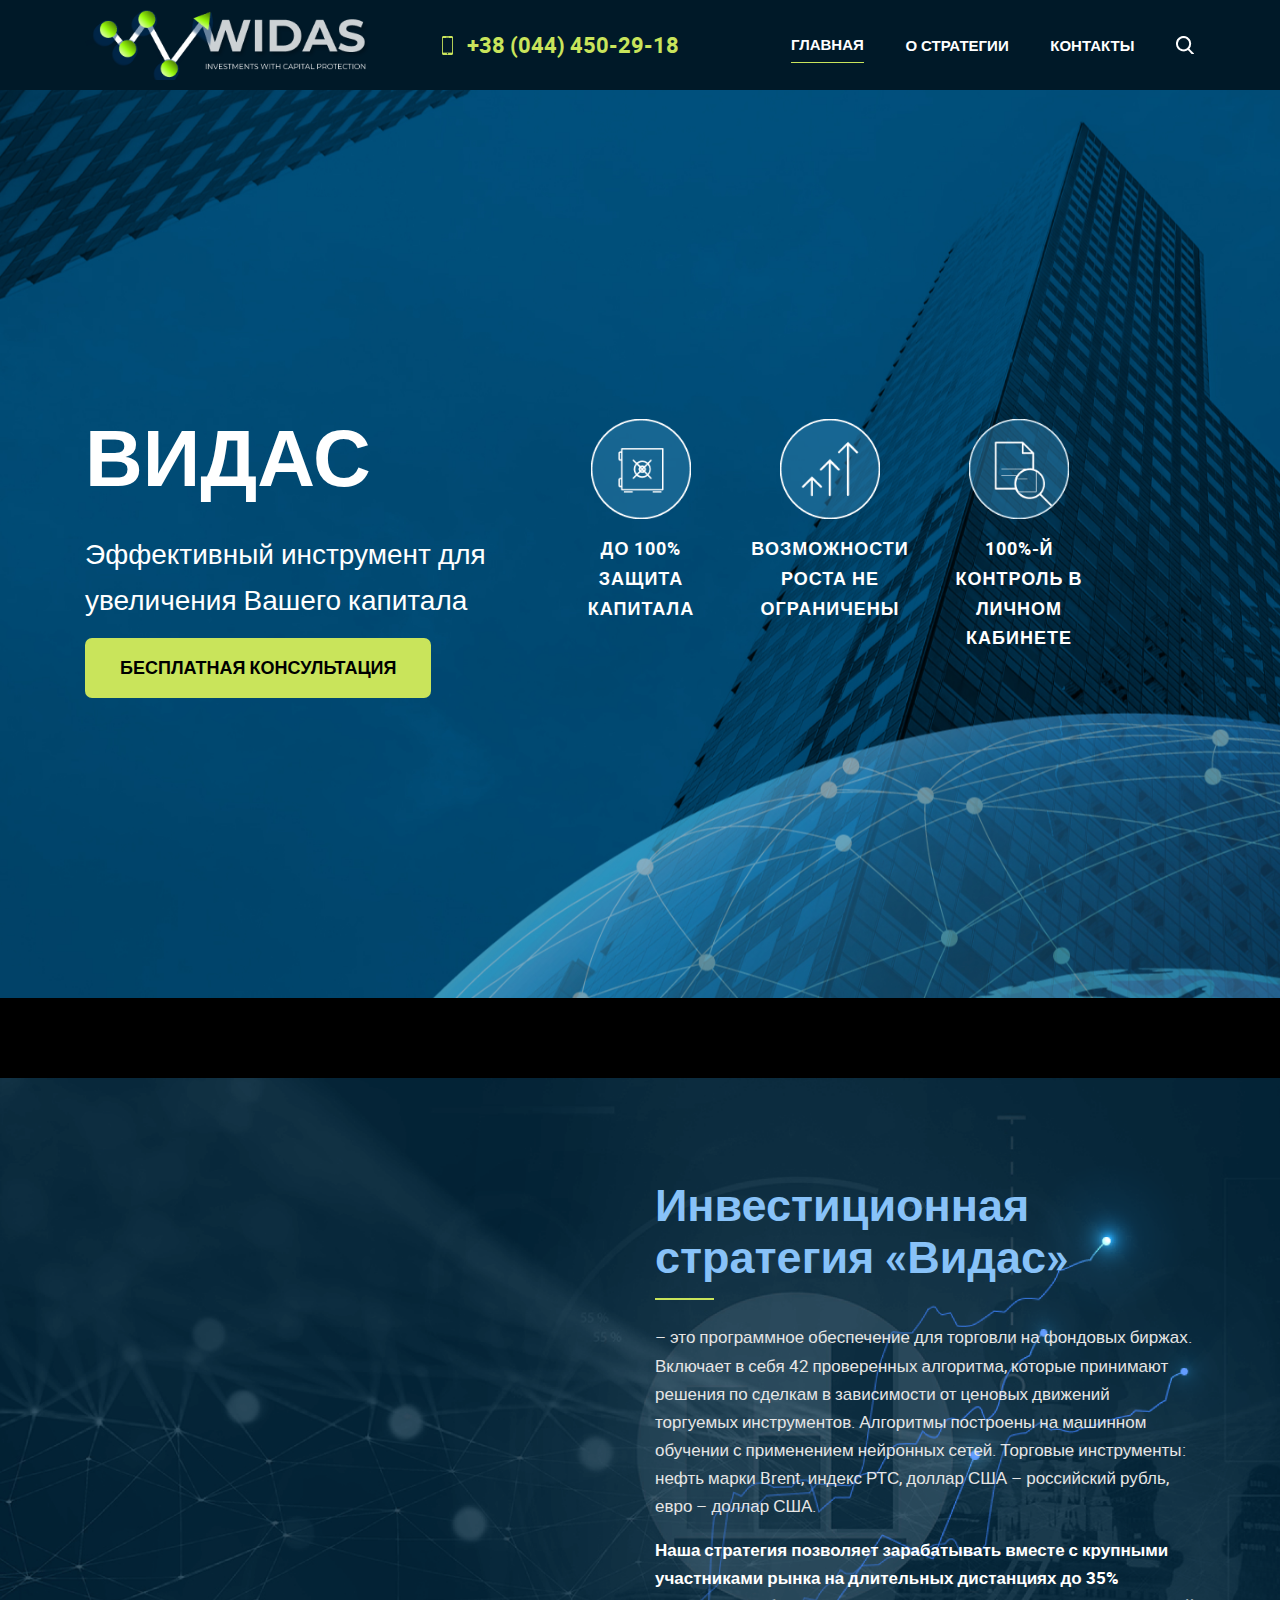
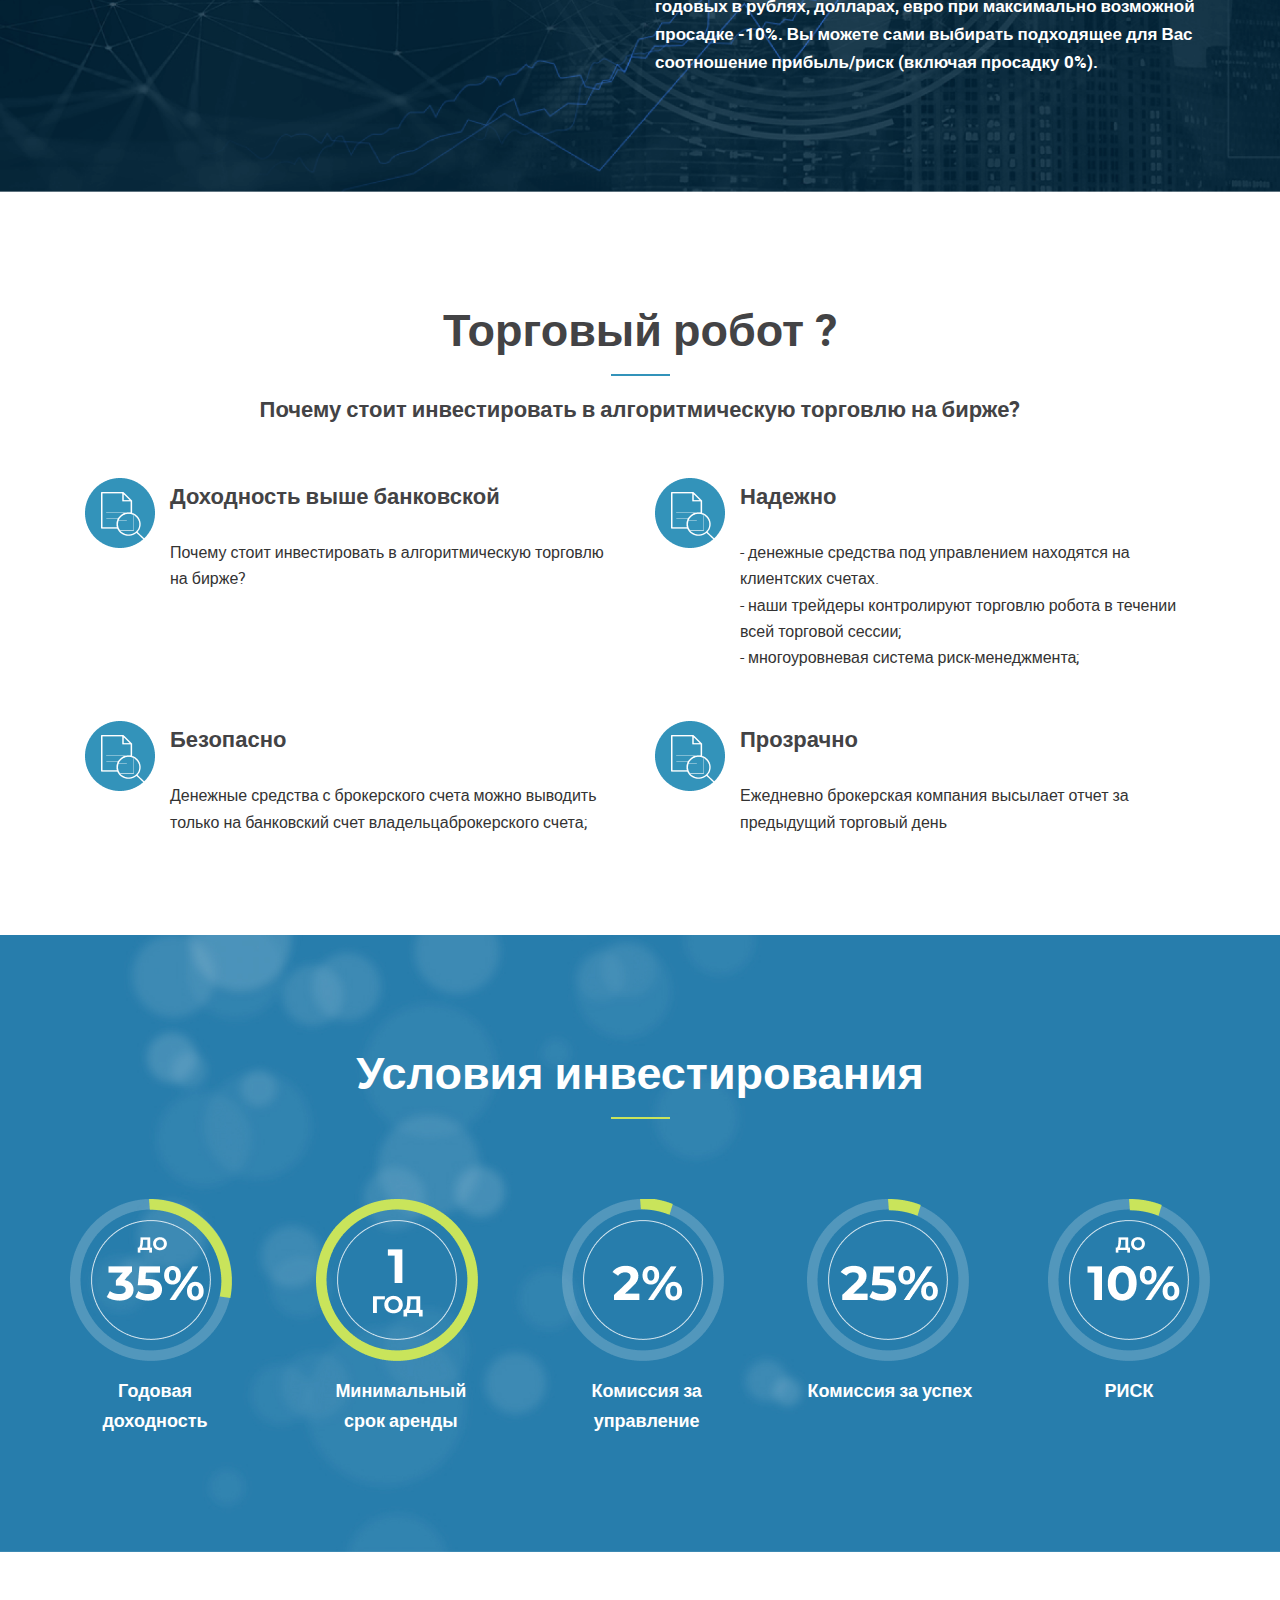
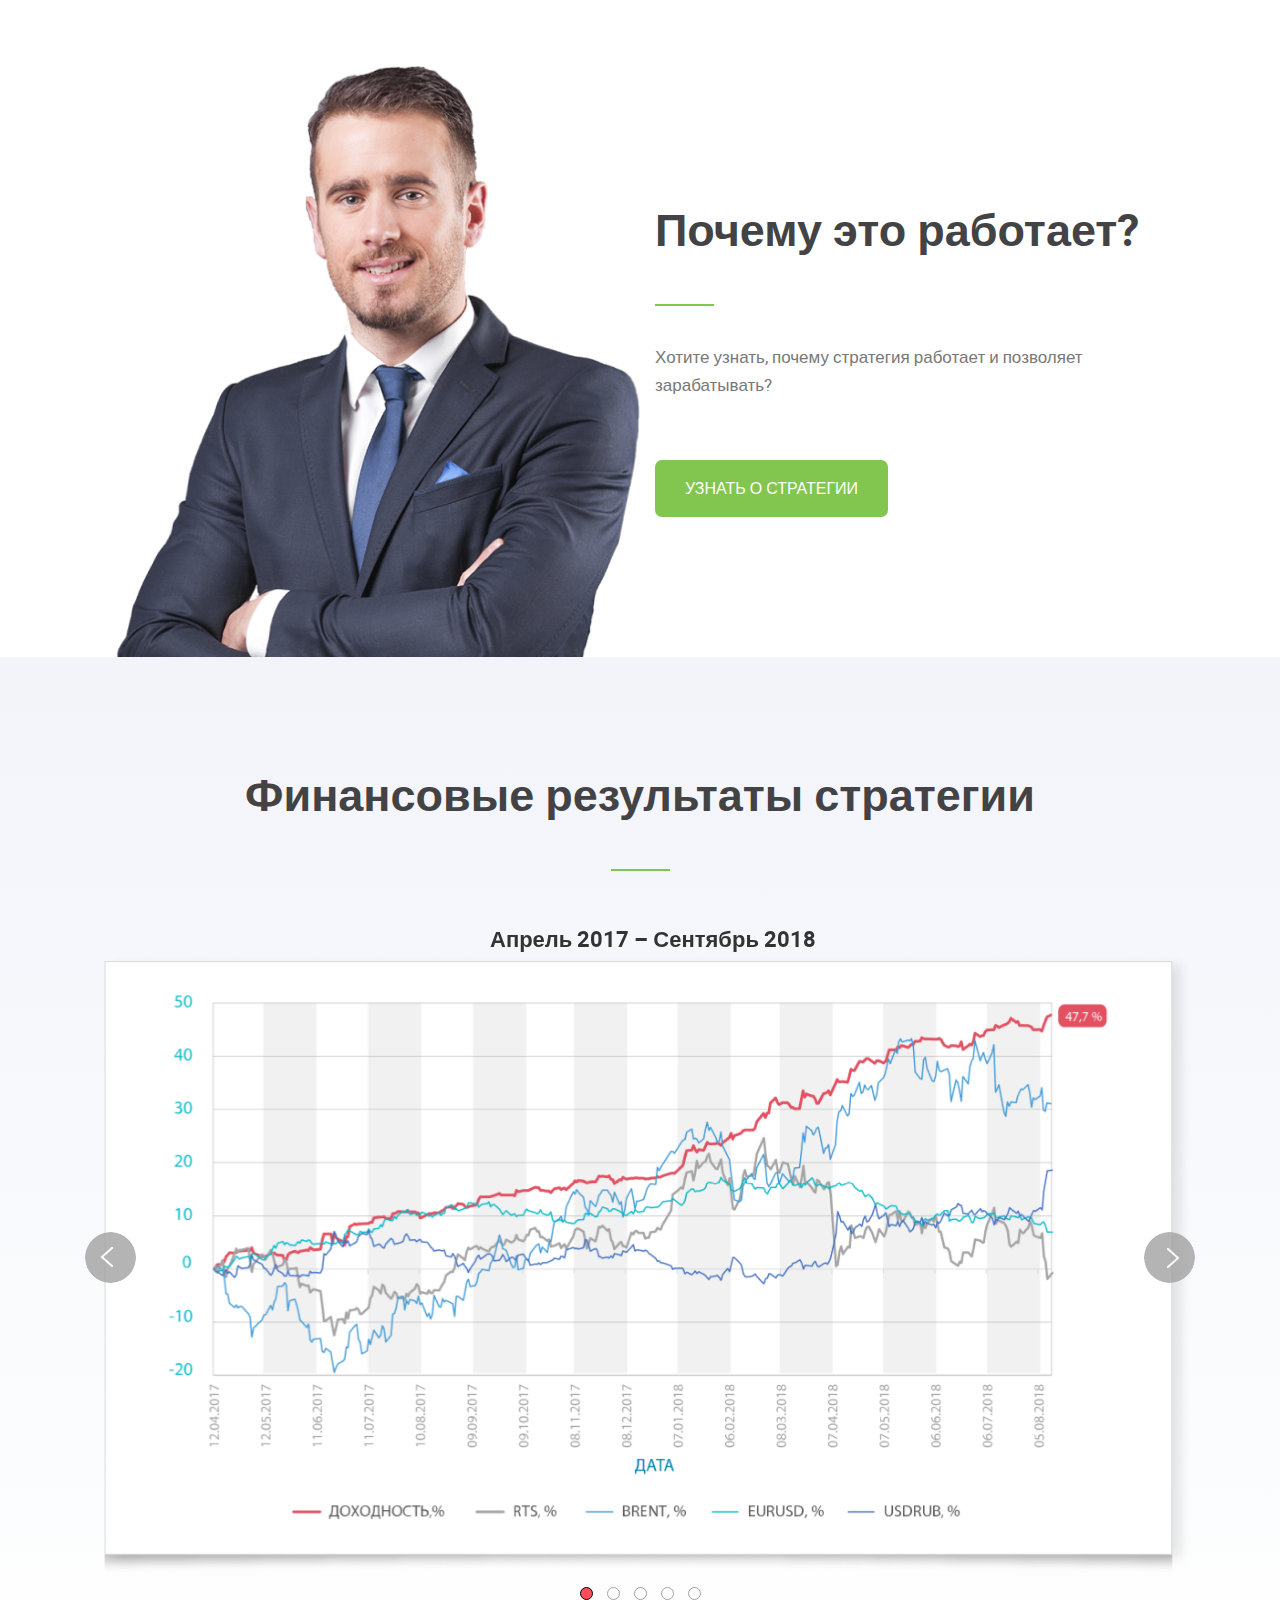
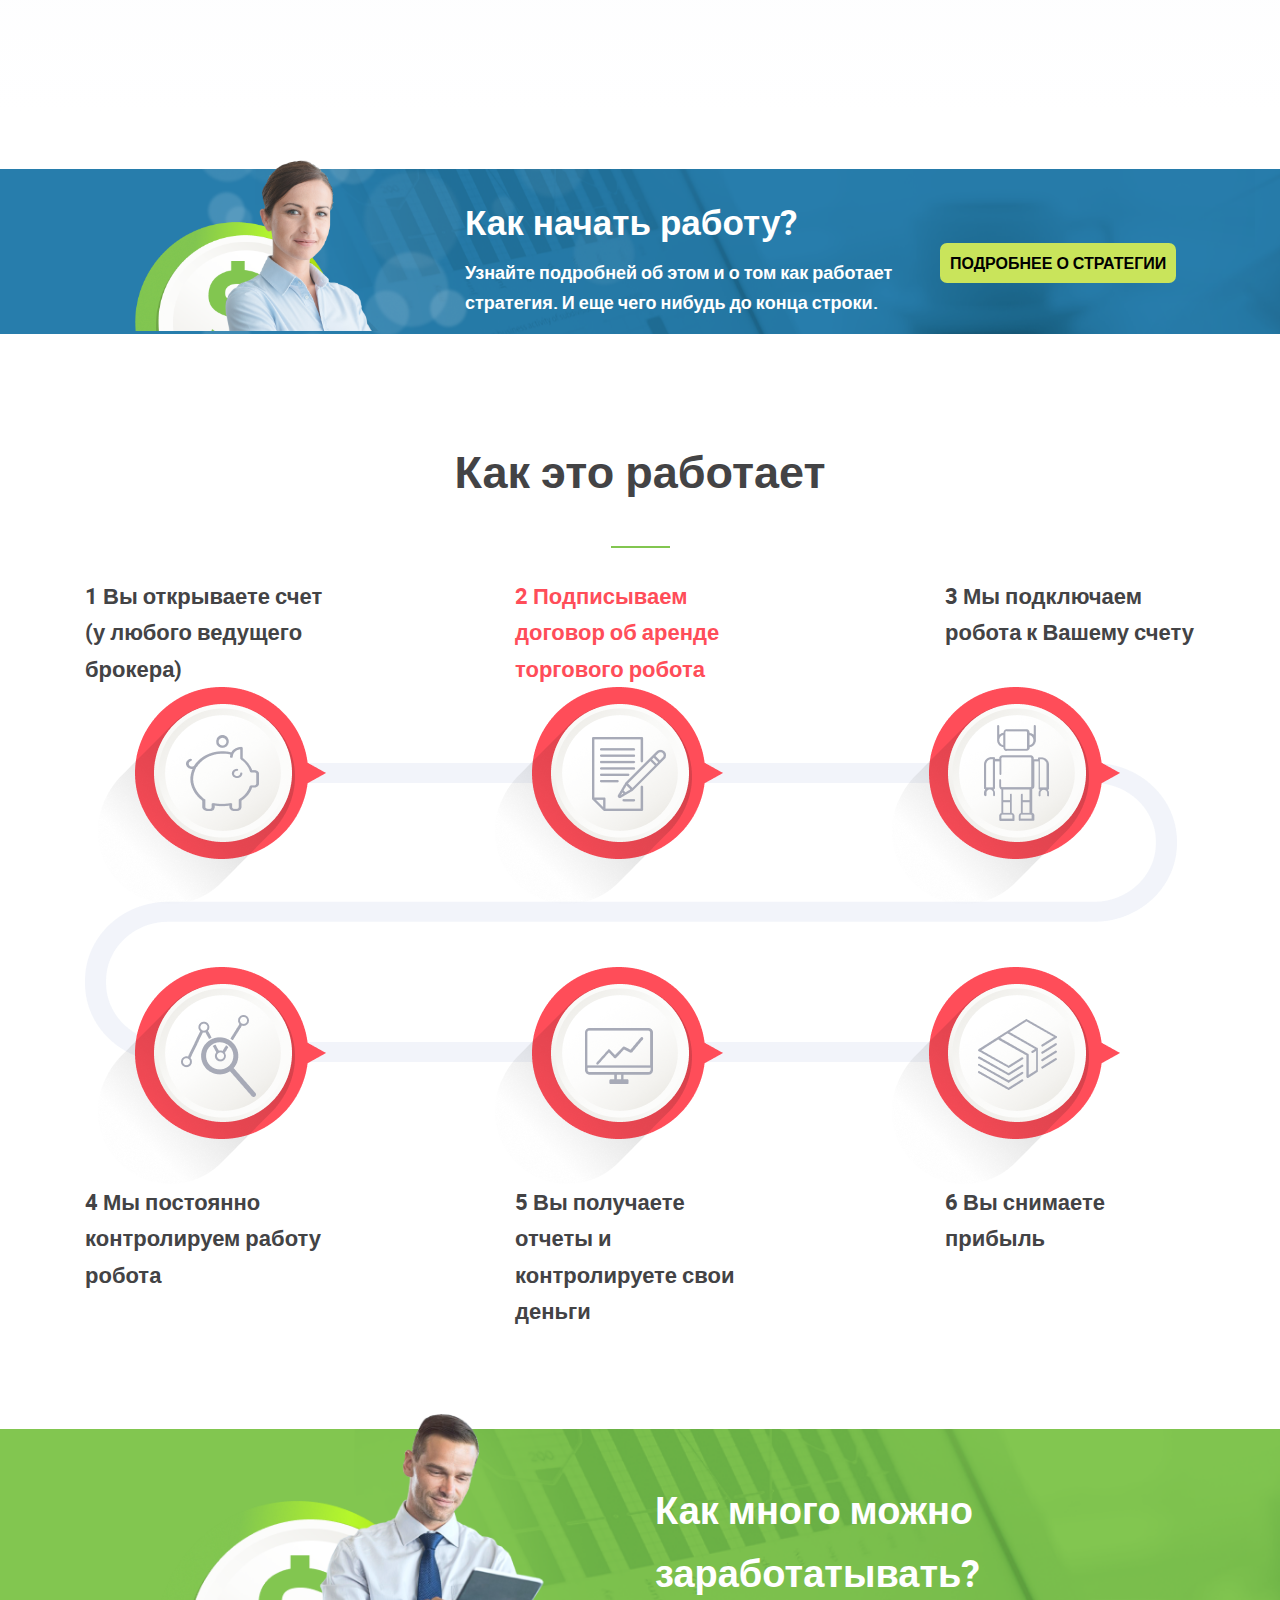
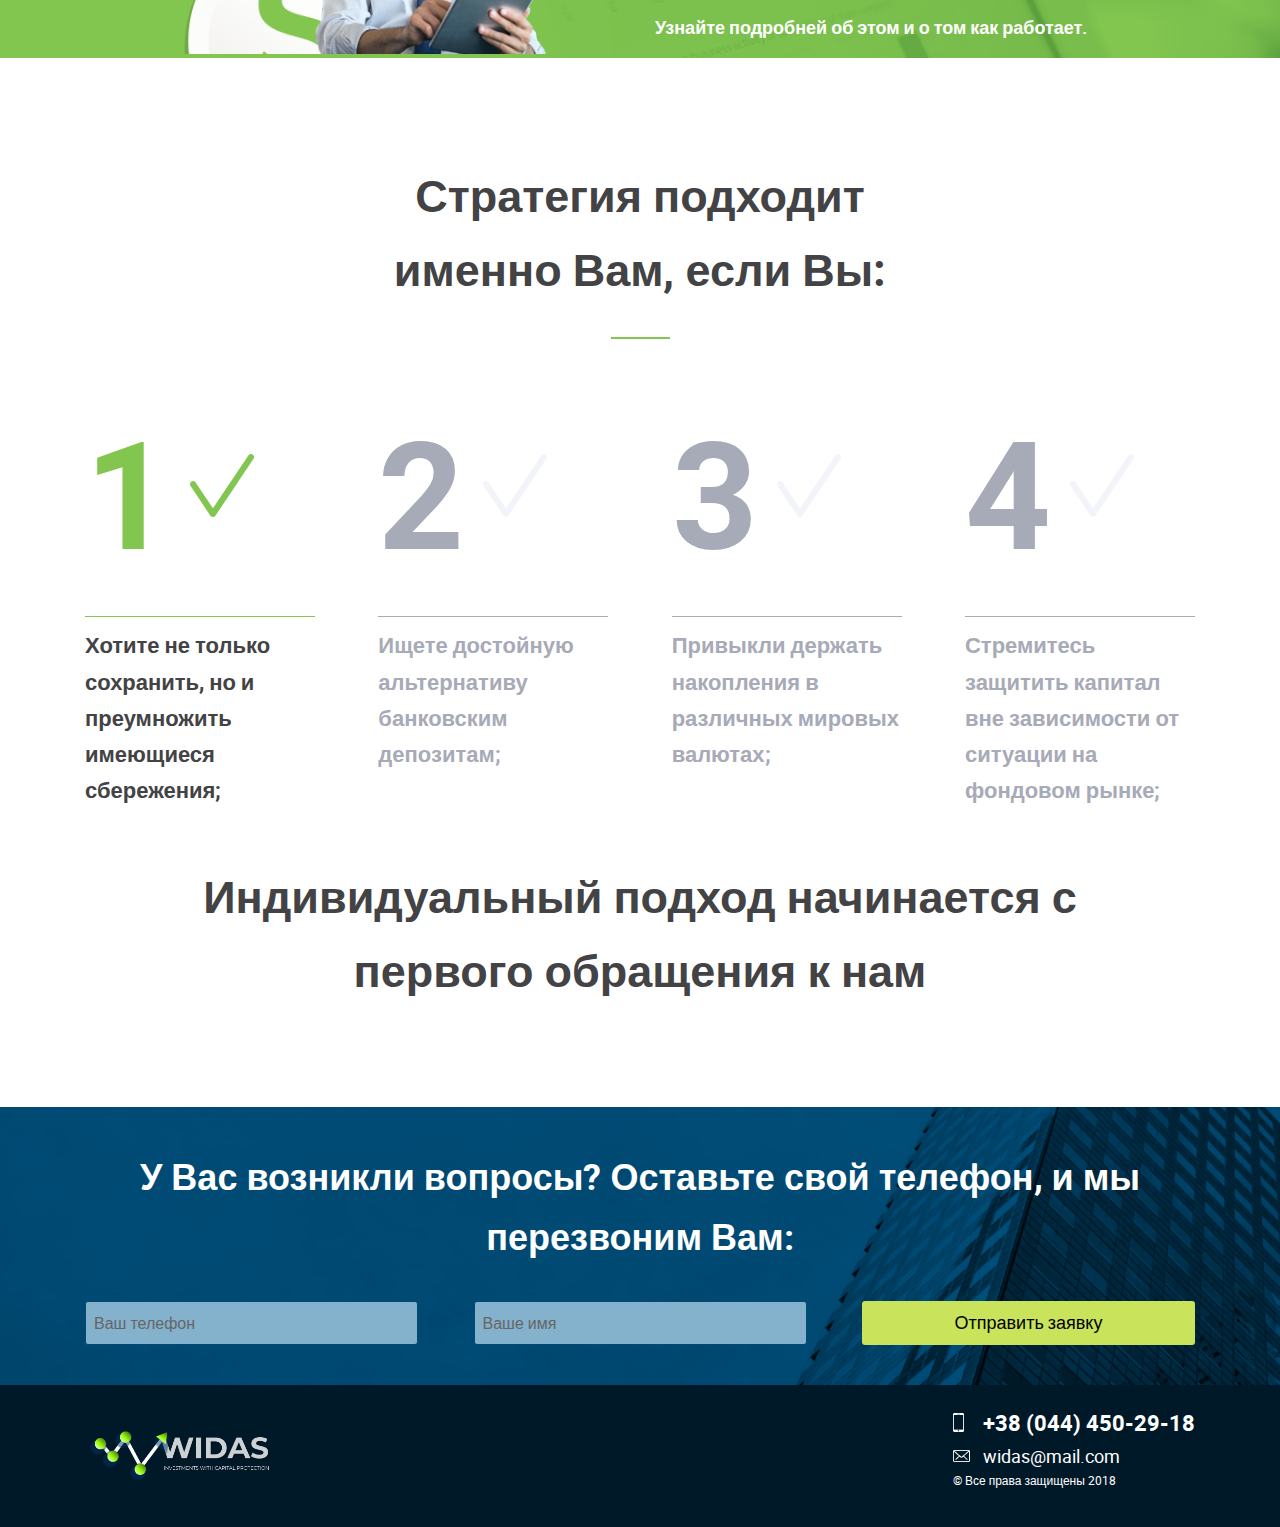
<file: works/widas/index.html>
<!DOCTYPE html>
<html>

<head>
	<meta charset="utf-8">
	<title>widas</title>
	<meta http-equiv="X-UA-Compatible" content="IE=edge">
	<meta name="viewport" content="width=device-width, initial-scale=1, maximum-scale=1">
	<link rel="stylesheet" href="css/owl.carousel.css">
	<link rel="stylesheet" href="css/owl.theme.default.css">
	<link rel="stylesheet" href="css/main.css">
</head>

<body>
	<header class="header">
		<nav class="nav">
			<div class="container">
				<div class="row">
					<div class="col-12 d-flex">
						<a href="#" class="nav-brand"></a>
						<a href="tel:+380444502918" class="nav-tel">+38 (044) 450-29-18</a>
						<ul class="nav-list">
							<li class="active"><a href="#">главная</a></li>
							<li><a href="#">о стратегии</a></li>
							<li><a href="#">контакты</a></li>
							<li><a href="#" class="nav-search"></a></li>
						</ul>
						<div class="navbar-btn">
							<span class="navbar-btn-line"></span>
						</div>
					</div>
				</div>
			</div>
		</nav>
		<div class="header-content">
			<div class="container">
				<div class="row">
					<div class="col-lg-5 header-content-left">
						<h1>видас</h1>
						<p>Эффективный инструмент для увеличения Вашего капитала</p>
						<a href="#" class="btn">бесплатная консультация</a>
					</div>
					<div class="d-flex col-lg-6 header-content-right">
						<div>
							<img src="img/header-item-1.png" alt="h-item-1">
							<p>До 100% защита капитала</p>
						</div>
						<div>
							<img src="img/header-item-2.png" alt="h-item-2">
							<p>возможности роста не ограничены</p>
						</div>
						<div>
							<img src="img/header-item-3.png" alt="h-item-3">
							<p>100%-й контроль в Личном кабинете</p>
						</div>
					</div>
				</div>
			</div>
		</div>
	</header>
	<section class="strategy">
		<div class="container">
			<div class="row">
				<div class="col-lg-6 strategy-content">
					<h4>Инвестиционная стратегия «Видас»</h4>
					<p class="line"></p>
					<p class="font-normal">– это программное обеспечение для торговли на фондовых биржах. Включает в
						себя 42 проверенных алгоритма, которые принимают решения по сделкам в зависимости от ценовых
						движений торгуемых инструментов. Алгоритмы построены на машинном обучении с применением
						нейронных сетей. Торговые инструменты: нефть марки Brent, индекс РТС, доллар США – российский
						рубль, евро – доллар США.</p>
					<p class="font-bold">Наша стратегия позволяет зарабатывать вместе с крупными участниками рынка на
						длительных дистанциях до 35% годовых в рублях, долларах, евро при максимально возможной просадке
						-10%. Вы можете сами выбирать подходящее для Вас соотношение прибыль/риск (включая просадку 0%).
					</p>
				</div>
			</div>
		</div>
	</section>
	<section class="robot">
		<div class="container">
			<div class="row fd-col">
				<h4>Торговый робот ?</h4>
				<p class="line"></p>
				<p class="desc">Почему стоит инвестировать в алгоритмическую торговлю на бирже?</p>
			</div>
			<div class="row first-row">
				<div class="r-item col-lg-6">
					<div class="r-item-img"><img src="img/robot-ico.png" alt="robot-ico"></div>
					<div class="r-item-text">
						<p class="r-item-heading">Доходность выше банковской</p>
						<p>Почему стоит инвестировать в алгоритмическую торговлю на бирже?</p>
					</div>
				</div>
				<div class="r-item col-lg-6">
					<div class="r-item-img"><img src="img/robot-ico.png" alt="robot-ico"></div>
					<div class="r-item-text">
						<p class="r-item-heading">Надежно</p>
						<p>- денежные средства под управлением находятся на клиентских счетах.</p>
						<p>- наши трейдеры контролируют торговлю робота в течении всей торговой сессии;
							<p>- многоуровневая система риск-менеджмента;</p>
					</div>
				</div>
			</div>
			<div class="row">
				<div class="r-item col-lg-6">
					<div class="r-item-img"><img src="img/robot-ico.png" alt="robot-ico"></div>
					<div class="r-item-text">
						<p class="r-item-heading">Безопасно</p>
						<p>Денежные средства с брокерского счета можно выводить только на банковский счет
							владельцаброкерского счета;</p>
					</div>
				</div>
				<div class="r-item col-lg-6">
					<div class="r-item-img"><img src="img/robot-ico.png" alt="robot-ico"></div>
					<div class="r-item-text">
						<p class="r-item-heading">Прозрачно</p>
						<p>Ежедневно брокерская компания высылает отчет за предыдущий торговый день</p>
					</div>
				</div>
			</div>
		</div>
	</section>
	<section class="usloviya">
		<div class="container">
			<div class="row fd-col">
				<h4>Условия инвестирования</h4>
				<p class="line"></p>
				<div class="rounds">
					<div class="rounds-1">
						<img src="img/rounds-1.png" alt="rounds1">
						<p>Годовая доходность</p>
					</div>
					<div class="rounds-2">
						<img src="img/rounds-2.png" alt="rounds2">
						<p>Минимальный срок аренды</p>
					</div>
					<div class="rounds-3">
						<img src="img/rounds-3.png" alt="rounds3">
						<p>Комиссия за управление</p>
					</div>
					<div class="rounds-4">
						<img src="img/rounds-4.png" alt="rounds4">
						<p>Комиссия за успех</p>
					</div>
					<div class="rounds-5">
						<img src="img/rounds-5.png" alt="rounds5">
						<p>РИСК</p>
					</div>
				</div>
			</div>
		</div>
	</section>
	<section class="why">
		<div class="container">
			<div class="row">
				<div class="col-lg-6 why-left"></div>
				<div class="col-lg-6 why-right">
					<h4>Почему это работает?</h4>
					<p class="line"></p>
					<p>Хотите узнать, почему стратегия работает и позволяет зарабатывать?</p>
					<a href="#" class="btn">УЗНАТЬ О СТРАТЕГИИ</a>
				</div>
			</div>
		</div>
	</section>
	<section class="results">
		<div class="container">
			<div class="row fd-col">
				<h4>Финансовые результаты стратегии</h4>
				<p class="line"></p>
			</div>
			<div class="r-slider">
				<span class="carousel-prev-item"></span>
				<span class="carousel-next-item"></span>
				<div class="owl-carousel owl-theme">
					<div class="item">
						<img src="img/slider-item.png" alt="item">
						<p class="item-desc">Апрель 2017 – Сентябрь 2018</p>
					</div>
					<div class="item">
						<img src="img/slider-item.png" alt="item">
						<p class="item-desc">Апрель 2017 – Сентябрь 2018</p>
					</div>
					<div class="item">
						<img src="img/slider-item.png" alt="item">
						<p class="item-desc">Апрель 2017 – Сентябрь 2018</p>
					</div>
					<div class="item">
						<img src="img/slider-item.png" alt="item">
						<p class="item-desc">Апрель 2017 – Сентябрь 2018</p>
					</div>
					<div class="item">
						<img src="img/slider-item.png" alt="item">
						<p class="item-desc">Апрель 2017 – Сентябрь 2018</p>
					</div>
				</div>
			</div>
		</div>
	</section>
	<section class="begin">
		<div class="container">
			<div class="row">
				<div class="col-lg-4 begin-img">
					<img src="img/girl_01.png" alt="girl">
				</div>
				<div class="col-lg-5 begin-text">
					<h4>Как начать работу?</h4>
					<p>Узнайте подробней об этом и о том как работает стратегия. И еще чего нибудь до конца строки.</p>
				</div>
				<div class="col-lg-3 begin-btn">
					<a href="#" class="btn">подробнее о стратегии</a>
				</div>
			</div>
		</div>
	</section>
	<section class="how">
		<div class="container">
			<div class="row fd-col">
				<h4>Как это работает</h4>
				<p class="line"></p>
			</div>
			<div class="row">
				<div class="col-12">
					<div class="scheme">
						<div class="first-row">
							<a href="#"><span>1</span> Вы открываете счет (у любого ведущего брокера)</a>
							<a href="#" class="active"><span>2</span> Подписываем договор об аренде торгового робота</a>
							<a href="#"><span>3</span> Мы подключаем робота к Вашему счету</a>
						</div>
						<div class="img">
							<img src="img/scheme.png" alt="scheme">
						</div>
						<div class="second-row">
							<a href="#"><span>4</span> Мы постоянно контролируем работу робота</a>
							<a href="#"><span>5</span> Вы получаете отчеты и контролируете свои деньги</a>
							<a href="#"><span>6</span> Вы снимаете прибыль</a>
						</div>
					</div>
				</div>
			</div>
		</div>
	</section>
	<section class="kakmnogo">
		<div class="container">
			<div class="row">
				<div class="col-lg-6 img-block"><img src="img/man_02.png" alt="mann02"></div>
				<div class="col-lg-6">
					<h4>Как много можно заработатывать?</h4>
					<p>Узнайте подробней об этом и о том как работает.</p>
				</div>
			</div>
		</div>
	</section>
	<section class="podhodit">
		<div class="container">
			<div class="row fd-col">
				<h4>Стратегия подходит именно Вам, если Вы:</h4>
				<p class="line"></p>
				<div class="col-12 list">
					<a href="#" class="item active">
						<span class="item-number">1</span>
						<span class="item-desc">Хотите не только сохранить, но и преумножить имеющиеся
							сбережения;</span>
					</a>
					<a href="#" class="item">
						<span class="item-number">2</span>
						<span class="item-desc">Ищете достойную альтернативу банковским депозитам;</span>
					</a>
					<a href="#" class="item">
						<span class="item-number">3</span>
						<span class="item-desc">Привыкли держать накопления в различных мировых валютах;</span>
					</a>
					<a href="#" class="item">
						<span class="item-number">4</span>
						<span class="item-desc">Стремитесь защитить капитал вне зависимости от ситуации на фондовом
							рынке;</span>
					</a>
				</div>
				<h4 class="second-heading">Индивидуальный подход начинается с первого обращения к нам</h4>
			</div>
		</div>
	</section>
	<section class="contact">
		<div class="container">
			<div class="row">
				<h4>У Вас возникли вопросы? Оставьте свой телефон, и мы перезвоним Вам:</h4>
			</div>
			<div class="row">
				<div class="col-12">
					<form action="/" class="c-form">
						<input type="text" placeholder="Ваш телефон" class="phone">
						<input type="text" placeholder="Ваше имя" class="name">
						<button class="btn">Отправить заявку</button>
					</form>
				</div>
			</div>
		</div>
	</section>
	<footer class="footer">
		<div class="container">
			<div class="row">
				<div class="col-12 d-flex">
					<a href="#" class="footer-logo"></a>
					<div class="footer-contacts">
						<a href="tel:+380444502918" class="footer-contacts-tel">+38 (044) 450-29-18</a>
						<a href="mailto:widas@mail.ru" class="footer-contacts-mail">widas@mail.com</a>
						<p class="footer-contacts-copy">&#169; Все права защищены 2018 </p>
					</div>
				</div>
			</div>
		</div>
	</footer>
	<script src="js/jquery.min.js"></script>
	<script src="js/owl.carousel.js"></script>
	<script src="js/main.js"></script>
</body>

</html>
</file>
<file: css/style.css>
@import url(http://fonts.googleapis.com/css?family=Raleway:400,300,500,700,800);
@import url(http://fonts.googleapis.com/css?family=Lobster);

/*!
 * Clean v2.0.0
 * Homepage: http://scripteden.com
 * Copyright 2015 Script Eden
 * Licensed under MIT
*/

body {
	font-style: normal;
	font-size: 16px;
	color: #666;
	overflow-x: hidden;
}

img {
	max-width: 100%;
	height: auto;
}

a {
	color: #E7746F;
}

a:hover {
	text-decoration: none;
	color: #999;
}

/* ---------------------------------------------- /*
 * Transition elsements
/* ---------------------------------------------- */


.navbar a,
.form-control {
	-webkit-transition: all 0.4s ease-in-out 0s;
	   -moz-transition: all 0.4s ease-in-out 0s;
		-ms-transition: all 0.4s ease-in-out 0s;
		 -o-transition: all 0.4s ease-in-out 0s;
			transition: all 0.4s ease-in-out 0s;
}

a,
.btn {
	-webkit-transition: all 0.125s ease-in-out 0s;
	   -moz-transition: all 0.125s ease-in-out 0s;
		-ms-transition: all 0.125s ease-in-out 0s;
		 -o-transition: all 0.125s ease-in-out 0s;
			transition: all 0.125s ease-in-out 0s;
}

/* ---------------------------------------------- /*
 * Reset box-shadow
/* ---------------------------------------------- */

.btn,
.form-control,
.form-control:hover,
.form-control:focus,
.navbar-custom .dropdown-menu {
	-webkit-box-shadow: none;
			box-shadow: none;
}

/* ---------------------------------------------- /*
 * Typography
/* ---------------------------------------------- */

h1, h2, h3, h4, h5, h6 {
	font: 700 40px/1.2 Raleway, sans-serif;
	text-transform: uppercase;
	letter-spacing: 3px;
	margin: 5px 0 5px;
	color: #222;
}

h2 {
	font-size: 30px;
	margin: 0 0 30px;
}

h3 {
	font-size: 13px;
	letter-spacing: 1px;
	margin: 0 0 5px;
}

h4 {
	font-size: 12px;
	letter-spacing: 1px;
}

h5 {
	font-size: 12px;
	letter-spacing: 1px;
	font-weight: 400;
}

h6 {
	font-size: 11px;
	letter-spacing: 1px;
	font-weight: 400;
}

/* ---------------------------------------------- /*
 * Reset border-radius
/* ---------------------------------------------- */

.btn,
.iconbox,
.progress,
#filter li,
.scroll-up a,
.form-control,
.input-group-addon {
	-webkit-border-radius: 3px;
	   -moz-border-radius: 3px;
		 -o-border-radius: 3px;
			border-radius: 3px;
}


/* ---------------------------------------------- /*
 * Input-group
/* ---------------------------------------------- */

.input-group .form-control {
	z-index: auto;
}

.input-group-addon {
	background: #D8E1E4;
	border: 2px solid #D8E1E4;
	padding: 6px 15px;
	font-weight: 700;
}

/* ---------------------------------------------- /*
 * Inputs styles
/* ---------------------------------------------- */

.form-control {
	background: #FFF;
	border: 1px solid #D8E1E4;
	font-size: 12px;
	padding: 0 15px;
}

.form-control:focus{
    border-color: rgba(135, 135, 135, 0.7);
}

.input-lg,
.form-horizontal .form-group-lg .form-control {
	height: 38px;
	font-size: 13px;
}

.input-sm,
.form-horizontal .form-group-sm .form-control {
	font-size: 11px;
	height: 30px;
}

textarea.form-control {
	padding: 15px;
    max-width: 100%;
    min-width: 100%;
}

/* ---------------------------------------------- /*
 * Custom button style
/* ---------------------------------------------- */

.btn {
	font-family: Raleway, sans-serif;
	text-transform: uppercase;
	letter-spacing: 1px;
	font-size: 13px;
	padding: 8px 26px;
	border: 0;
}

.btn:hover,
.btn:focus,
.btn:active,
.btn.active {
	outline: inherit !important;
}

/* Button size */

.btn-lg,
.btn-group-lg > .btn {
	padding: 10px 25px;
	font-size: 13px;
    background: rgba(17, 17, 17, 0.8);
    color: #fff;
}
.btn-lg:hover,
.btn-group-lg > .btn:hover{
    background: rgba(17, 17, 17, 1.8);
    color: #fff;
}

.btn-sm,
.btn-group-sm > .btn {
	padding: 6px 25px;
	font-size: 11px;
}

.btn-xs,
.btn-group-xs > .btn {
	padding: 5px 25px;
	font-size: 10px;
}

.btn .icon-before {
	margin-right: 6px;
}

.btn .icon-after {
	margin-left: 6px;
}

/* ---------------------------------------------- /*
 * General Styles
/* ---------------------------------------------- */

.pfblock {
	padding: 120px 0 100px;
}

.pfblock-gray {
	background: #f5f5f5;
}

.pfblock-image {
	padding: 0;
}

.calltoaction h1,
.calltoaction h2,
.calltoaction h3,
.calltoaction h4,
.calltoaction h5,
.calltoaction h6,
.pfblock-image,
.pfblock-image h1,
.pfblock-image h2,
.pfblock-image h3,
.pfblock-image h4,
.pfblock-image h5,
.pfblock-image h6 {
	color: #fff;
}

.pfblock-header {
	text-align: center;
	margin: 0 0 60px;
}

.pfblock-header-left {
	text-align: left;
}

.pfblock-header-left .pfblock-line {
	width: inherit;
	margin: 30px 0;
}

.pfblock-title{
    font-weight: 800;
}

.pfblock-subtitle {
	font-family: Raleway, "Times New Roman", Times, sans-serif;
	font-style: normal;
	font-size: 18px;
}

.pfblock-line {
	background: rgba(135, 135, 135, 0.5);
	width: 100px;
	height: 1px;
	margin: 30px auto;
}

.pfblock-icon {
	font-size: 32px;
}
.calltoaction *{
    text-align: center;
}
.calltoaction {
    background: url(../images/item-3.jpg);
	background-color: #222;
	background-repeat: no-repeat;
	background-position: 0 0;
	-webkit-background-size: cover;
	   -moz-background-size: cover;
		 -o-background-size: cover;
			background-size: cover;
	padding: 50px 0;
	color: #999;
}

.calltoaction h2 {
	font-size: 20px;
	letter-spacing: 1px;
	margin-bottom: 5px;
}

.calltoaction-decription{
    padding-top: 20px;
    padding-bottom: 30px;
    font-size: 20px;
    color: #fff;
}

.calltoaction-btn {
	text-align: center;
}

.calltoaction-btn > .btn {
    background: rgba(255, 255, 255, .8);
    color: #111;
	margin-top: 5px;
	margin-bottom: 5px;
}
.calltoaction-btn > .btn:hover{
    background: #fff;
}

.long-down {
	margin-bottom: 40px;
}

/* ---------------------------------------------- /*
 * Home
/* ---------------------------------------------- */

#home {
	background: url(../images/cover1.jpg);
	background-color: #222;
	background-attachment: fixed;
	background-repeat: no-repeat;
	background-position: 50% 50%;
	-webkit-background-size: cover;
	   -moz-background-size: cover;
		 -o-background-size: cover;
			background-size: cover;
	padding: 0;
}

.home-overlay {
    background-color: rgba(44, 62, 80, 0.6);
    background-image: url("../images/pattern.png");
    background-repeat: repeat;
    height: 100%;
    left: 0;
    position: absolute;
    top: 0;
    width: 100%;
    z-index: 0;
}

.intro {
	position: absolute;
	width: 100%;
	top: 47%;
	left: 0;
	text-align: center;
	-webkit-transform: translate(0%, -50%);
	   -moz-transform: translate(0%, -50%);
		-ms-transform: translate(0%, -50%);
		 -o-transform: translate(0%, -50%);
			transform: translate(0%, -50%);
	padding: 0 15px;
}

.intro h1{
	font-weight: 800;
	font-weight: normal;
	text-transform: none;
}

/* ---------------------------------------------- /*
 * Servise
/* ---------------------------------------------- */

.iconbox {
	background: #fff;
	border-bottom: 1px solid #d4d4d4;
	text-align: center;
	padding: 40px 20px;
	margin: 0 0 20px;
	min-height: 250px;
}

.iconbox-icon {
	margin: 0 0 15px;
	font-size: 32px;
	color: #222;
}

.iconbox-title {
	margin: 0 0 15px;
	padding: 0;
}

/* ---------------------------------------------- /*
 * Skills
/* ---------------------------------------------- */

.chart {
    display: inline-block;
    height: 140px;
    margin: 50px 0;
    position: relative;
    text-align: center;
    width: 140px;
}
.chart canvas {
    left: 0;
    position: absolute;
    top: 0;
}
.percent {
    display: inline-block;
    font-size: 25px;
    font-weight: 300;
    line-height: 140px;
    z-index: 2;
}
.percent:after {
    content: "%";
    font-size: 50%;
    margin-left: 0.1em;
}

/* ---------------------------------------------- /*
 * Contact
/* ---------------------------------------------- */

.ajax-response {
	text-align: center;
}

/* ---------------------------------------------- /*
 * Footer
/* ---------------------------------------------- */

#footer {
	background: #222;
	text-align: center;
	padding: 40px 0;
	color: #FFF;
}

.copyright {
	margin: 0;
}

.copyright a{
    border-bottom: 1px dotted #fff;
}

#footer span{
    animation-iteration-count: infinite;
    -webkit-animation-iteration-count: infinite;
    color: #ff5252;
}

.social-links {
	list-style: none;
	padding: 0;
	margin: 0 0 20px;
}

.social-links li {
	display: inline-block;
	margin: 5px;
}

.social-links a {
	width: 36px;
	height: 36px;
	display: block;
	line-height: 35px;
	text-align: center;
	border: 1px solid rgba(255, 255, 255, .1);
	-webkit-border-radius: 3px;
	   -moz-border-radius: 3px;
			border-radius: 3px;
	font-size: 14px;
	color: rgba(255, 255, 255, .2);
}

.social-links a:hover {
	border: 1px solid rgba(255, 255, 255, .5);
	color: rgba(255, 255, 255, .8);
}

/* ---------------------------------------------- /*
 * Navigation
/* ---------------------------------------------- */

.header {
	border-bottom: 1px solid #f5f5f5;
	position: relative;
	width: 100%;
	z-index: 998;
}

.navbar-custom {
	border: 0;
	border-radius: 0;
	margin: 0;
	text-transform: uppercase;
	font-family: Raleway, sans-serif;
}

.navbar-custom,
.navbar-custom .dropdown-menu {
	background: #fff;
	padding: 0;
}

.navbar-custom .navbar-brand,
.navbar-custom .navbar-nav > li > a,
.navbar-custom .navbar-nav .dropdown-menu > li > a {
	font-size: 13px;
	font-weight: bold;
	letter-spacing: 2px;
	color: #222;
}

.navbar-custom .nav li.active,
.navbar-custom .nav li a:hover,
.navbar-custom .nav li a:focus,
.navbar-custom .navbar-nav > li.active a {
	background: none;
	outline: 0;
	color: #E7746F;
}

.navbar-custom .navbar-brand {
	font-weight: 700;
	font-size: 22px;
    font-family: Lobster, cursive;
}

.navbar-custom .dropdown-menu {
	border: 0;
	border-top: 2px solid #E7746F;
	border-radius: 0;
}

.navbar-custom .dropdown-menu > li > a {
	padding: 10px 20px;
}

.navbar-custom .nav .open > a,
.navbar-custom .dropdown-menu > li > a:hover,
.navbar-custom .dropdown-menu > li > a:focus {
	background: #f5f5f5;
}

.navbar-custom .navbar-toggle .icon-bar {
	background: #222;
}

/* ---------------------------------------------- /*
 * Scroll to top
/* ---------------------------------------------- */

.scroll-up {
	position: fixed;
	display: none;
	z-index: 999;
	bottom: 2em;
	right: 2em;
}

.scroll-up a {
	background-color: rgba(135, 135, 135, 0.5);
	display: block;
	width: 35px;
	height: 35px;
	text-align: center;
	color: #fff;
	font-size: 15px;
	line-height: 30px;
}

.scroll-up a:hover,
.scroll-up a:active {
	background-color: rgba(235, 235, 235, .8);
	color: #e7746f;
}

/* ---------------------------------------------- /*
 *Scroll Down
/* ---------------------------------------------- */

.scroll-down {
	position: absolute;
	left: -webkit-calc(50% - 25px);
	left: calc(50% - 25px);
	bottom: 80px;
	border: 2px solid #fff;
	border-radius: 50%;
	height: 50px;
	width: 50px;
	display: block;
	z-index: 10;
    text-align: center;
}

.scroll-down span{
    position: relative;
    color: #fff;
    -webkit-animation-name: drop;
	-webkit-animation-duration: 1s;
	-webkit-animation-timing-function: linear;
	-webkit-animation-delay: 0s;
	-webkit-animation-iteration-count: infinite;
	-webkit-animation-play-state: running;
	animation-name: drop;
	animation-duration: 1s;
	animation-timing-function: linear;
	animation-delay: 0s;
	animation-iteration-count: infinite;
	animation-play-state: running;
}

@-webkit-keyframes drop	{
	0%   { top:0px;  opacity: 0;}
	30%  { top:10px; opacity: 1;}
	100% { top:25px; opacity: 0;}
}

@keyframes drop	{
	0%   { top:0px;  opacity: 0;}
	30%  { top:10px; opacity: 1;}
	100% { top:25px; opacity: 0;}
}

/* ---------------------------------------------- /*
 * Preloader
/* ---------------------------------------------- */

#preloader {
	background: #FFF;
	bottom: 0;
	left: 0;
	position: fixed;
	right: 0;
	top: 0;
	z-index: 9999;
}

#status {
	background-image: url(../images/preloader.gif);
	background-position: center;
	background-repeat: no-repeat;
	height: 200px;
	left: 50%;
	margin: -100px 0 0 -100px;
	position: absolute;
	top: 50%;
	width: 200px;
}

/* ---------------------------------------------- /*
 * Media
/* ---------------------------------------------- */

@media (max-width: 767px) {

	.calltoaction {
		text-align: center;
	}

}

@media (max-width: 480px) {

	h1 {
		font-size: 34px;
		letter-spacing: 3px;
	}

	h2 {
		font-size: 24px;
		margin: 0 0 30px;
		letter-spacing: 3px;
	}

}


/*--------------------------------*/
/***** Portfolio Common style *****/
/*--------------------------------*/

.grid {
	position: relative;
	clear: both;
	margin: 0 auto;
	padding: 1em 0 4em;
	max-width: 100%;
	list-style: none;
	text-align: center;
}

.grid h2{
    font-size: 20px;
}

.grid figure {
	position: relative;
	float: left;
	overflow: hidden;
	margin: 10px 1%;
	min-width: 100%;
	max-width: 100%;
	height: auto;
	background: #3085a3;
	text-align: center;
	cursor: pointer;
}

.grid figure img {
	position: relative;
	display: block;
	min-height: auto;
	max-width: 100%;
	opacity: 0.8;
}

.grid figure figcaption {
	padding: 2em;
	color: #fff;
	text-transform: uppercase;
	font-size: 1.25em;
	-webkit-backface-visibility: hidden;
	backface-visibility: hidden;
}

.grid figure figcaption::before,
.grid figure figcaption::after {
	pointer-events: none;
}

.grid figure figcaption{
	position: absolute;
	top: 0;
	left: 0;
	width: 100%;
	height: 100%;
}

.grid figure h2 {
	word-spacing: -0.15em;
	font-weight: 300;
}

.grid figure h2 span {
	font-weight: 800;
}

.grid figure h2,
.grid figure p {
	margin: 0;
}

.grid figure p {
	letter-spacing: 1px;
	font-size: 68.5%;
}

/*---------------*/
/***** Bubba *****/
/*---------------*/

figure.effect-bubba {
	background: #9e5406;
}

figure.effect-bubba img {
	opacity: 0.7;
	-webkit-transition: opacity 0.35s;
	transition: opacity 0.35s;
	min-height: 240px;
}

figure.effect-bubba:hover img {
	opacity: 0.4;
}

figure.effect-bubba figcaption::before,
figure.effect-bubba figcaption::after {
	position: absolute;
	top: 30px;
	right: 30px;
	bottom: 30px;
	left: 30px;
	content: '';
	opacity: 0;
	-webkit-transition: opacity 0.35s, -webkit-transform 0.35s;
	transition: opacity 0.35s, transform 0.35s;
}

figure.effect-bubba figcaption::before {
	border-top: 1px solid #fff;
	border-bottom: 1px solid #fff;
	-webkit-transform: scale(0,1);
	transform: scale(0,1);
}

figure.effect-bubba figcaption::after {
	border-right: 1px solid #fff;
	border-left: 1px solid #fff;
	-webkit-transform: scale(1,0);
	transform: scale(1,0);
}

figure.effect-bubba h2 {
	padding-top: 10%;
	-webkit-transition: -webkit-transform 0.35s;
	transition: transform 0.35s;
	-webkit-transform: translate3d(0,-20px,0);
	transform: translate3d(0,-20px,0);
    color: #fff;
}

figure.effect-bubba p {
	padding: 20px 2.5em;
	opacity: 0;
	font-weight: bold;
	-webkit-transition: opacity 0.35s, -webkit-transform 0.35s;
	transition: opacity 0.35s, transform 0.35s;
	-webkit-transform: translate3d(0,20px,0);
	transform: translate3d(0,20px,0);
}

figure.effect-bubba:hover figcaption::before,
figure.effect-bubba:hover figcaption::after {
	opacity: 1;
	-webkit-transform: scale(1);
	transform: scale(1);
}

figure.effect-bubba:hover h2,
figure.effect-bubba:hover p {
	opacity: 1;
	-webkit-transform: translate3d(0,0,0);
	transform: translate3d(0,0,0);
}

/*-----------------------*/
/***** Quote Rotator *****/
/*-----------------------*/

.cbp-qtrotator {
	position: relative;
	margin: 3em auto 0em auto;
	max-width: 90%;
	width: 90%;
}

.cbp-qtrotator .cbp-qtcontent {
	position: absolute;
	min-height: 200px;
	border-top: 1px solid #f4f4f4;
	border-bottom: 1px solid #f4f4f4;
	padding: 2em 0;
	top: 0;
	z-index: 0;
	opacity: 0;
	width: 100%;
}

.no-js .cbp-qtrotator .cbp-qtcontent {
	border-bottom: none;
}

.cbp-qtrotator .cbp-qtcontent.cbp-qtcurrent,
.no-js .cbp-qtrotator .cbp-qtcontent {
	position: relative; 
	z-index: 100;
	pointer-events: auto;
	opacity: 1;
}

.cbp-qtrotator .cbp-qtcontent:before,
.cbp-qtrotator .cbp-qtcontent:after {
	content: " ";
	display: table;
}

.cbp-qtrotator .cbp-qtcontent:after {
	clear: both;
}

.cbp-qtprogress {
	position: absolute;
	background: #FF5252;
	height: 1px;
	width: 0%;
	top: 0;
	z-index: 1000;
}

.cbp-qtrotator blockquote {
	margin: 0;
	padding: 0;
    border: 0;
    font-size: 12px;
}

.cbp-qtrotator blockquote p {
	font-size: 2em;
	color: #888;
	font-weight: 300;
	margin: 0.4em 0 1em;
}

.cbp-qtrotator blockquote footer {
	font-size: 1.2em;
}

.cbp-qtrotator blockquote footer:before {
	content: '― ';
}

.cbp-qtrotator .cbp-qtcontent img {
	float: right;
	margin-left: 3em;
}

#contact .contact-container span {
	color: #000;
}
/* Example for media query */
@media screen and (max-width: 30.6em) { 

	.cbp-qtrotator {
		font-size: 70%;
	}

	.cbp-qtrotator img {
		width: 80px;
	}

}


@media (max-width: 1200px) {
	#contact .contact-container span {
		right: 0 !important;
		color: #000;
	}
}
@media screen and (min-width: 768px) and (max-width: 1200px) {
	.iconbox {
		min-height: 280px;
	}
}

.ma-tools {
	font-size: 1.2em;
	margin-bottom: 50px;
}
.ma-tools-image {
	max-width: 100%;
	margin: 0;
}
.ma-tools__name {
	font-weight: bold;
}



.work-link-html {
	display: block; 
	position: static;
	opacity: 0;
	font-size: 12px;
	font-weight: bold;
	width: 80px;
	height: 30px;
	margin: auto;
	line-height: 30px;
	text-indent: 0;
	background: rgba(0,0,0,.4);
	color: #fff;
	border-radius: 15px;
	-o-border-radius: 15px;
	-moz-border-radius: 15px;
	-ms-border-radius: 15px;
	-webkit-border-radius: 15px;
}

figure.effect-bubba:hover .work-link-html {
	opacity: 1 !important;
}

#contact .contact-item {
	border-radius: 3px;
	padding: 5px 10px;
}
#contact .contact-item__inner{
	background: repeating-linear-gradient(
		45deg,
		transparent,
		transparent 10px,
		#eee 10px,
		#eee 30px
	  );
	margin: 0;
	display: flex;
	align-items: center;
	justify-content: center;
}
#contact .contact-item:hover span{
	right: 0;
}
#contact .contact-container{
	width: 70%;
	font-size: 22px;
}
#contact .contact-container {
	overflow: hidden;
}
#contact .contact-container span {
	position: relative;
	right: 100%;
	transition: .4s;
} 
#contact .contact-item i {
	display: inline-block;
	height: 70px;
	width: 30%;
}
.telegram-ico {
	background: url('../images/telegram.png') no-repeat center;
}
.skype-ico {
	background: url('../images/skype.png') no-repeat center;
}
.mail-ico {
	background: url('../images/mail.png') no-repeat center;
}
.phone-ico {
	background: url('../images/phone.png') no-repeat center;
}

.about p {
	color: #000;
	font-family: Raleway;
	font-size: calc(16px + 0.3vw);
}
@media (max-width: 490px) {
	figure.effect-bubba p {
		padding: 10px 0;
	}
	#contact .contact-item__inner {
		flex-direction: column;
		text-align: center;
	}
	#contact .contact-container {
		width: 100%;
		margin: 10px 0;
		font-size: 16px;
	}

}
</file>
<file: works/academyset/css/main.css>
@font-face {
    font-family: "Segoe UI";
    font-style: normal;
    font-weight: normal;
    src: url("../fonts/SegoeUI.woff") format("woff");
}

@font-face {
    font-family: "Segoe UI";
    font-style: normal;
    font-weight: bold;
    src: url("../fonts/SegoeUI-Bold.woff") format("woff");
}

@font-face {
    font-family: "Segoe UI";
    font-style: normal;
    font-weight: 600;
    src: url("../fonts/SegoeUI-SemiBold.woff") format("woff");
}

@font-face {
    font-family: "Segoe UI";
    font-style: normal;
    font-weight: 300;
    src: url("../fonts/SegoeUI-Light.woff") format("woff");
}

@font-face {
    font-family: "fontello";
    font-style: normal;
    font-weight: normal;
    src: url("../fonts/fontello.woff") format("woff");
}

* {
    margin: 0;
    padding: 0;
}
@keyframes stretch {
    from {
        width: 20px;
    }
    to {
        width: 350px;
    }
}
body {
    font-size: 16px;
    min-width: 320px;
    position: relative;
    line-height: 1.65;
    font-family: "Segoe UI", sans-serif;
    font-weight: 400;
    overflow-x: hidden;
    color: #4e4e4e;
}

body input,
body textarea {
    border: #666 1px solid;
    outline: none;
}

body input:focus:required:invalid,
body textarea:focus:required:invalid {
    border-color: red;
}

body input:required:valid,
body textarea:required:valid {
    border-color: green;
}

ul {
    list-style: none;
}

a {
    text-decoration: none;
    color: #4e4e4e;
}

.container {
    padding-right: 15px;
    padding-left: 15px;
    margin-right: auto;
    margin-left: auto;
}

.header {
    background: url(../img/header-bg.jpg);
    background-size: cover;
    display: -webkit-box;
    display: -ms-flexbox;
    display: flex;
    -webkit-box-orient: vertical;
    -webkit-box-direction: normal;
    -ms-flex-direction: column;
    flex-direction: column;
}

.nav-brand {
    display: -webkit-box;
    display: -ms-flexbox;
    display: flex;
}

.nav-brand-text {
    text-shadow: 1px 1px 1px #4e4e4e;
    letter-spacing: 3px;
    font-weight: 300;
    color: #fff;
    text-transform: uppercase;
    white-space: nowrap;
}

.nav-brand-ico {
    display: inline-block;
    width: 48px;
    height: 57px;
    background: url(../img/header-logo1.svg);
    margin-right: 15px;
}

.nav-brand,
.nav-list {
    -webkit-box-align: center;
    -ms-flex-align: center;
    align-items: center;
}

nav,
nav ul,
nav .container {
    display: -webkit-box;
    display: -ms-flexbox;
    display: flex;
}

nav {
    background: #4e4e4e;
    position: fixed;
    width: 100%;
    z-index: 11;
}

nav .nav-list-active {
    display: block;
}

nav ul {
    width: 50%;
    margin: 0 0 0 auto;
    display: -webkit-box;
    display: -ms-flexbox;
    display: flex;
    -ms-flex-pack: distribute;
    justify-content: space-around;
}

nav ul a {
    font-size: 14px;
    color: #fff;
    text-transform: uppercase;
    white-space: nowrap;
    transition: color 0.3s ease-in;
}

nav ul a:hover {
    color: #01dcc3;
}

nav ul a:active {
    text-decoration: underline;
}

nav ul .active a {
    color: #01dcc3;
}

nav .navbar-btn {
    width: 50px;
    height: 50px;
    display: none;
    margin-left: auto;
    cursor: pointer;
}

nav .navbar-btn-line {
    display: block;
    width: 45px;
    height: 3px;
    background: #fff;
    position: relative;
    top: calc(50% - 1px);
    left: 2px;
    border-radius: 5px;
}

nav .navbar-btn-line::before {
    content: "";
    position: absolute;
    left: 0;
    top: -10px;
    display: block;
    width: 45px;
    height: 3px;
    background: #fff;
    border-radius: 5px;
}

nav .navbar-btn-line::after {
    content: "";
    position: absolute;
    left: 0;
    top: 10px;
    display: block;
    width: 45px;
    height: 3px;
    background: #fff;
    border-radius: 5px;
}

nav .navbar-btn-active {
    height: 50px;
    width: 50px;
    position: relative;
}

nav .navbar-btn-active .navbar-btn-line {
    background: transparent;
}

nav .navbar-btn-active .navbar-btn-line::before {
    position: absolute;
    top: 0;
    -webkit-transform: rotate(40deg);
    transform: rotate(40deg);
    background: #fff;
    -webkit-transition: all 0.3s;
    transition: all 0.3s;
}

nav .navbar-btn-active .navbar-btn-line::after {
    position: absolute;
    top: 0;
    -webkit-transform: rotate(-40deg);
    transform: rotate(-40deg);
    background: #fff;
    -webkit-transition: all 0.3s;
    transition: all 0.3s;
}

.header-content {
    margin-top: 250px;
    background: rgba(0, 0, 0, 0.6);
    padding: 30px 0;
}

.header-content p {
    color: #fff;
}

.header-content h3 {
    color: #01dcc3;
    font-weight: 700;
    margin-bottom: 30px;
    font-weight: 600;
}

.header-content-block {
    padding: 0 15px;
    margin: auto;
    max-width: 750px;
    display: -webkit-box;
    display: -ms-flexbox;
    display: flex;
}

.header-content-left {
    display: -webkit-box;
    display: -ms-flexbox;
    display: flex;
    -webkit-box-orient: vertical;
    -webkit-box-direction: normal;
    -ms-flex-direction: column;
    flex-direction: column;
    -ms-flex-item-align: center;
    align-self: center;
    margin-right: 40px;
}

.header-content-left i {
    display: inline-block;
    -ms-flex-item-align: center;
    -ms-grid-row-align: center;
    align-self: center;
    width: 92px;
    height: 107px;
    background: url(../img/header-content-logo.svg);
}

.header-content-left p {
    white-space: nowrap;
    text-shadow: 1px 1px 1px #4e4e4e;
    letter-spacing: 3px;
    font-weight: 300;
    color: #fff;
    text-transform: uppercase;
}

.header-content-right p {
    font-size: 18px;
}

.uslugi {
    padding: 60px 0 100px 0;
}

.uslugi h3 {
    font-size: 42px;
    font-weight: 600;
    text-transform: uppercase;
    margin-bottom: 15px;
    text-align: center;
}

.uslugi-item {
    display: -webkit-box;
    display: -ms-flexbox;
    display: flex;
    -webkit-box-align: center;
    -ms-flex-align: center;
    align-items: center;
    padding: 0 45px;
}
.uslugi-item span {
    transition: font-weight 0.2s ease-out;
}
.uslugi-item i {
    transition: color 0.2s ease-out;
}

.uslugi-item:hover span,
.uslugi-item:hover i {
    color: #009091;
}
.uslugi-item:hover span {
    font-weight: bold;
}

.uslugi-item span {
    margin-left: 60px;
}

.uslugi-block {
    display: -webkit-box;
    display: -ms-flexbox;
    display: flex;
    -ms-flex-wrap: wrap;
    flex-wrap: wrap;
}
.uslugi-left,
.uslugi-right {
    width: 50%;
    justify-content: flex-start;
}
.uslugi-icon {
    font-family: "fontello";
    font-size: 86px;
    font-style: normal;
    width: 63px;
}

.facts {
    background: url(../img/facts-bg.jpg);
    background-size: cover;
    min-height: 350px;
    padding: 25px 0;
}

.facts h3 {
    font-weight: 600;
    font-size: 42px;
    color: #d1d1d1;
    text-transform: uppercase;
    text-align: center;
    margin-bottom: 25px;
}

.pokazateli {
    display: -webkit-box;
    display: -ms-flexbox;
    display: flex;
    -webkit-box-pack: justify;
    -ms-flex-pack: justify;
    justify-content: space-between;
}

.pokazateli-item {
    text-align: center;
    width: 20%;
}

.pokazateli-item a {
    color: #fff;
}

.pokazateli-item:hover {
    cursor: pointer;
}

.pokazateli-item:hover p:last-child {
    font-weight: bold;
}

.pokazateli-item p:first-child {
    position: relative;
    font-size: 64px;
    font-weight: bold;
    margin-bottom: 55px;
    white-space: nowrap;
}

.pokazateli-item p:first-child::after {
    content: "";
    display: block;
    position: absolute;
    bottom: -45px;
    left: calc(50% - 11px);
    width: 0;
    height: 0;
    border-style: solid;
    border-width: 0 16px 32px 16px;
}

.pokazateli-item p:last-child {
    font-size: 18px;
    font-weight: normal;
}

.pokazateli .p-item1 p:first-child {
    background: rgba(9, 186, 160, 0.2);
    outline: 1px solid #09baa0;
}

.pokazateli .p-item1 p:first-child::after {
    border-color: transparent transparent #01dfbe transparent;
}

.pokazateli .p-item1:hover p:first-child {
    background: #09baa0;
}

.pokazateli .p-item2 p:first-child {
    background: rgba(242, 102, 3, 0.2);
    outline: 1px solid #f26603;
}

.pokazateli .p-item2 p:first-child::after {
    border-color: transparent transparent #f26603 transparent;
}

.pokazateli .p-item2:hover p:first-child {
    background: #f26603;
}

.pokazateli .p-item3 p:first-child {
    background: rgba(1, 175, 223, 0.2);
    outline: 1px solid #01afdf;
}

.pokazateli .p-item3 p:first-child::after {
    border-color: transparent transparent #01afdf transparent;
}

.pokazateli .p-item3:hover p:first-child {
    background: #01afdf;
}

.pokazateli .p-item4 p:first-child {
    background: rgba(255, 122, 194, 0.2);
    outline: 1px solid #ff7ac2;
}

.pokazateli .p-item4 p:first-child::after {
    border-color: transparent transparent #ff7ac2 transparent;
}

.pokazateli .p-item4:hover p:first-child {
    background: #ff7ac2;
}

.directions {
    padding: 0 20px 0 0px;
    margin-top: 60px;
}

.directions h3 {
    font-size: 42px;
    font-weight: 600;
    text-transform: uppercase;
    text-align: center;
    margin-bottom: 25px;
}

.directions-block {
    background: #fcfcfc;
    border: 1px dashed #c1c0c0;
    padding: 45px 0 15px 0;
    display: -webkit-box;
    display: -ms-flexbox;
    display: flex;
    -ms-flex-wrap: wrap;
    flex-wrap: wrap;
    -webkit-box-pack: justify;
    -ms-flex-pack: justify;
    justify-content: space-between;
    animation-delay: 0.7s;
}

.directions-block i {
    display: inline-block;
    width: 32px;
    height: 32px;
    margin-left: 30%;
}

.directions-block p {
    margin-left: 25px;
    -ms-flex-item-align: center;
    -ms-grid-row-align: center;
    align-self: center;
}

.directions-item {
    display: -webkit-box;
    display: -ms-flexbox;
    display: flex;
    width: 33.333333%;
    margin-bottom: 20px;
    align-items: center;
}

.directions .education {
    background: url(../img/obrazovanie.png);
}

.directions .society {
    background: url(../img/society.png);
}

.directions .financials {
    background: url(../img/financials.png);
}

.directions .ittech {
    background: url(../img/ittech.png);
}

.directions .prom {
    background: url(../img/prom.png);
}

.directions .energy {
    background: url(../img/energy.png);
}

.projects {
    margin: 80px 0;
    background: url(../img/projects-bg.png);
    background-size: cover;
}

.projects h3 {
    text-align: center;
    text-transform: uppercase;
    font-size: 42px;
    margin-bottom: 30px;
}
.carousel-wrapper {
    position: relative;
    padding: 0 60px;
    animation-delay: 0.8s;
}
.carousel-next-item,
.carousel-previous-item {
    position: absolute;
    display: block;
    width: 64px;
    height: 64px;
    top: calc(50% - 32px);
}
.carousel-next-item:hover,
.carousel-previous-item:hover {
    cursor: pointer;
}
.carousel-previous-item {
    background: url("../img/left-chevron64.png") no-repeat;
    background-size: cover;
    left: 0;
}
.carousel-next-item {
    background: url("../img/right-chevron64.png") no-repeat;
    background-size: cover;
    right: 0;
}
.projects .item {
    margin: 40px auto;
    min-height: 400px;
    width: 90%;
    position: relative;
    overflow: visible;
    display: -webkit-box;
    display: -ms-flexbox;
    display: flex;
    -webkit-box-orient: vertical;
    -webkit-box-direction: normal;
    -ms-flex-direction: column;
    flex-direction: column;
}
.owl-carousel .owl-item img {
    max-width: 90%;
    margin: -30px auto;
    height: auto;
    max-height: 240px;
}
.projects .item-content {
    margin-top: auto;
    padding: 15px 60px;
}

.projects .item-content p,
.projects .item-content a {
    color: #fff;
    display: block;
    text-align: center;
    font-size: 16px;
    text-transform: uppercase;
}

.projects .item-content p {
    margin-bottom: 25px;
}

.projects .item-content a {
    padding: 10px 25px;
    border: 1px solid #fff;
    border-radius: 7px;
}

.projects .item-content a:hover {
    background: #fff;
    color: #000;
}

.projects .item-1 {
    background: #01dcc3;
}

.projects .item-1 .item-content {
    background: #009091;
}

.projects .item-2 {
    background: #d05e24;
}

.projects .item-2 .item-content {
    background: #c94705;
}

.projects .item-3 {
    background: #03689e;
}
.projects .item-3 .item-content {
    background: #04486d;
}

.projects .item-3::after {
    background: url(../img/projects-family.png) no-repeat;
    background-position: 65px 20px;
}

footer {
    background: #444444;
    background-size: cover;
    color: #fff;
    padding-top: 50px;
}

footer .container {
    background: url("../img/Group 50.jpg");
    padding-bottom: 30px;
}

footer h3 {
    font-size: 42px;
    text-align: center;
    text-transform: uppercase;
    margin-bottom: 50px;
}

footer .desc {
    font-size: 22px;
    margin-bottom: 40px;
}

footer .f-content {
    display: -webkit-box;
    display: -ms-flexbox;
    display: flex;
}

footer .f-content h6 {
    font-size: 26px;
    text-transform: uppercase;
    font-weight: normal;
    margin-bottom: 20px;
}

footer form {
    display: -webkit-box;
    display: -ms-flexbox;
    display: flex;
    -webkit-box-orient: vertical;
    -webkit-box-direction: normal;
    -ms-flex-direction: column;
    flex-direction: column;
    min-width: 350px;
}

footer form input,
footer form textarea {
    background: transparent;
    border: 1px solid #7f7f7f;
    padding: 15px 15px;
    color: #fff;
    border-radius: 8px;
    margin-bottom: 15px;
    font-size: 16px;
    transition: box-shadow 0.6s ease-in;
}

footer form input::-webkit-input-placeholder {
    color: #fff;
}

footer form input:-ms-input-placeholder {
    color: #fff;
}

footer form input::-ms-input-placeholder {
    color: #fff;
}

footer form input::placeholder,
footer form textarea::placeholder {
    color: #fff;
}
footer form input:focus,
footer form textarea:focus {
    box-shadow: 1px 0px 5px 3px #fff;
}

footer form .f-message {
    min-height: 80px;
}

footer form .f-submit {
    border: none;
    border-radius: 8px;
    background: #07b89e;
    color: #fff;
    text-transform: uppercase;
    width: 200px;
    padding: 15px 0;
}

footer form .f-submit:hover {
    background: #47f8de;
    cursor: pointer;
}

footer .contacts {
    margin-left: 120px;
    min-width: 350px;
}

footer .contacts a {
    color: #fff;
    vertical-align: top;
    margin-left: 10px;
}

footer .contacts a:hover {
    color: #07b89e;
}

footer .contacts i {
    display: inline-block;
    width: 35px;
    height: 35px;
}

footer .contacts .geo {
    margin-top: 35px;
}

footer .contacts .geo-ico {
    background: url(../img/geo-ico.png) no-repeat;
}

footer .contacts .phone-ico {
    background: url(../img/tel-ico.png) no-repeat;
}

footer .contacts .mail-ico {
    background: url(../img/mail-ico.png) no-repeat;
}

footer .to-top-btn {
    display: block;
    width: 100%;
    height: 50px;
    border-top: 1px solid #848484;
    position: relative;
}

footer .to-top-btn:hover {
    background: #c4c4c4;
}

footer .to-top-btn i {
    display: block;
    position: absolute;
    width: 26px;
    height: 26px;
    background: url("../img/bottom-btn.svg");
    top: calc(50% - 13px);
    left: calc(50% - 13px);
}

/*==========  Desktop First  ==========*/
@media (min-width: 769px) {
    .container {
        width: 740px;
    }
    .pokazateli-item:nth-child(1) {
        animation-delay: none;
    }
    .pokazateli-item:nth-child(2) {
        animation-delay: 0.5s;
    }
    .pokazateli-item:nth-child(3) {
        animation-delay: 0.75s;
    }
    .pokazateli-item:nth-child(4) {
        animation-delay: 1s;
    }
    .header nav {
        animation-delay: none;
    }
    .nav-brand {
        animation-delay: 0.6s;
    }
    .nav-list {
        animation-delay: 1.2s;
    }
    .header-content {
        animation-delay: 1.2s;
    }
    footer .container {
        animation-delay: none;
    }
    footer form input,
    footer form textarea {
        animation-name: stretch;
        animation-fill-mode: both;
        animation-duration: 1.5s;
        animation-delay: 1s;
        animation-iteration-count: initial;
    }
}

@media (min-width: 992px) {
    .container {
        width: 970px;
    }
}

@media (min-width: 1200px) {
    .container {
        width: 1170px;
    }
    .header {
        height: 100vh;
    }
    .header-content {
        margin-top: auto;
    }
}

@media (max-width: 575.98px) {
    .header-content-block {
        -webkit-box-orient: vertical;
        -webkit-box-direction: normal;
        -ms-flex-direction: column;
        flex-direction: column;
    }
    .header-content-left {
        margin: 0;
    }
    .header-content-right {
        text-align: center;
    }
    .directions-item {
        width: 100% !important;
    }
    footer .bottom-links {
        -webkit-box-orient: vertical;
        -webkit-box-direction: normal;
        -ms-flex-direction: column;
        flex-direction: column;
    }
    footer form,
    footer .contacts {
        width: 100%;
        min-width: auto;
    }
    .bottom-links div {
        width: 215px;
        margin: auto;
    }
    .uslugi-block {
        flex-direction: column;
    }
    .uslugi-left,
    .uslugi-right {
        width: 100%;
    }
    .uslugi-right i {
        margin-left: 0 !important;
    }
}

@media (max-width: 768px) {
    .container {
        width: auto;
    }
    nav .container {
        width: 100%;
    }
    .nav-list {
        background: #000;
        -webkit-box-orient: vertical;
        -webkit-box-direction: normal;
        -ms-flex-direction: column;
        flex-direction: column;
        display: none;
        position: absolute;
        top: 57px;
        left: 0;
        text-align: center;
    }
    .navbar-btn {
        display: -webkit-box !important;
        display: -ms-flexbox !important;
        display: flex !important;
    }
    .facts {
        background-size: auto;
        background: url(../img/facts-bg.jpg) repeat-y;
    }

    .pokazateli {
        -webkit-box-orient: vertical;
        -webkit-box-direction: normal;
        -ms-flex-direction: column;
        flex-direction: column;
    }
    .pokazateli-item {
        width: 100%;
    }

    .uslugi {
        padding: 60px 15px 100px 0;
    }

    .uslugi-item span {
        font-size: 14px;
    }
    .directions {
        padding: 60px 0 0 0;
    }
    .directions h3 {
        font-size: 32px;
    }
    .directions-item {
        width: 50%;
    }
    footer .container {
        background: transparent;
    }
    footer .f-content {
        -webkit-box-orient: vertical;
        -webkit-box-direction: normal;
        -ms-flex-direction: column;
        flex-direction: column;
    }
    footer .contacts {
        margin-left: 0;
    }
    footer .contacts h6 {
        margin-top: 40px;
    }
    footer .contacts p {
        margin-bottom: 30px;
    }
    footer .bottom-links {
        display: -webkit-box;
        display: -ms-flexbox;
        display: flex;
        -ms-flex-wrap: wrap;
        flex-wrap: wrap;
        -webkit-box-pack: justify;
        -ms-flex-pack: justify;
        justify-content: space-between;
    }
    footer .bottom-links .geo {
        margin-top: 0;
    }
    footer h3,
    footer h6,
    footer .contacts p {
        text-align: center;
    }
}

@media (max-width: 991.98px) {
    .nav-list {
        width: 100%;
    }
    .uslugi-item {
        width: 100%;
        padding: 0;
    }
    .pokazateli p:first-child {
        font-size: 48px;
    }
    .uslugi-right i {
        margin-left: 30px;
    }
    .header-content {
        margin-top: 270px;
    }
    .f-content .contacts {
        min-width: 275px;
    }
}
</file>
<file: works/centr/css/main.css>
@font-face {
  font-family: "Roboto";
  font-style: normal;
  font-weight: 400;
  src: url("../fonts/roboto-regular-webfont.woff2") format("woff2");
}

@font-face {
  font-family: "Roboto";
  font-style: italic;
  font-weight: 400;
  src: url("../fonts/roboto-italic-webfont.woff2") format("woff2");
}

@font-face {
  font-family: "Roboto";
  font-style: normal;
  font-weight: 700;
  src: url("../fonts/roboto-bold-webfont.woff2") format("woff2");
}

@font-face {
  font-family: "Roboto";
  font-style: italic;
  font-weight: 700;
  src: url("../fonts/roboto-bolditalic-webfont.woff2") format("woff2");
}

input::-ms-clear {
  display: none;
}

::-webkit-input-placeholder {
  color: #666;
}

:-ms-input-placeholder {
  color: #666;
}

::-ms-input-placeholder {
  color: #666;
}

::placeholder {
  color: #666;
}

::-moz-selection {
  background-color: orange;
  color: #fff;
}

::selection {
  background-color: orange;
  color: #fff;
}

body {
  font-size: 16px;
  min-width: 320px;
  position: relative;
  line-height: 1.65;
  font-family: "Roboto", sans-serif;
  overflow-x: hidden;
  color: #333;
}

body input,
body textarea {
  border: #666 1px solid;
  outline: none;
}

body input:focus:required:invalid,
body textarea:focus:required:invalid {
  border-color: red;
}

body input:required:valid,
body textarea:required:valid {
  border-color: green;
}

.img-responsive {
  display: block;
  max-width: 100%;
  height: auto;
}

.img-responsive.img-width {
  width: 100%;
}

.text-center {
  text-align: center;
}

b,
strong {
  font-weight: bold;
}

ul {
  list-style: none;
}

.underlined {
  position: relative;
  padding-bottom: 5px;
}

.underlined::after {
  content: "";
  position: absolute;
  bottom: 0;
  left: 0;
  height: 2px;
  width: 235px;
  background: #58abd7;
}

.header {
  background: #f2fcff;
  padding-bottom: 25px;
  -webkit-box-shadow: 0 1px 3px 0px #aaaaaa;
          box-shadow: 0 1px 3px 0px #aaaaaa;
}

.header-title {
  padding: 15px 15px;
  display: -webkit-box;
  display: -ms-flexbox;
  display: flex;
  -webkit-box-align: center;
      -ms-flex-align: center;
          align-items: center;
}

.header-title .search {
  margin-left: auto;
  position: relative;
  width: 200px;
  height: 42px;
}

.header-title .search input {
  height: 42px;
  width: 0;
  padding: 0 42px 0 15px;
  border: none;
  border-bottom: 2px solid transparent;
  outline: none;
  background: transparent;
  -webkit-transition: 0.4s cubic-bezier(0, 0.8, 0, 1);
  transition: 0.4s cubic-bezier(0, 0.8, 0, 1);
  position: absolute;
  top: 0;
  right: 0;
  z-index: 2;
}

.header-title .search input:focus {
  width: 200px;
  z-index: 1;
  border-bottom: 2px solid #3969AA;
}

.header-title .search input:hover {
  cursor: pointer;
}

.header-title .search button {
  /* padding: 0; */
  background: url("../img/search-ico.png") no-repeat;
  border: none;
  height: 23px;
  width: 33px;
  position: absolute;
  top: 10px;
  right: -8px;
  cursor: pointer;
}

.header-title .search button:hover {
  cursor: pointer;
}

.header-title h1 {
  max-width: 370px;
  margin-left: 50px;
  color: #115e8c;
  font-size: 19px;
  text-transform: uppercase;
  font-weight: normal;
}

.header-logo {
  background: url("../img/logo.png") no-repeat;
  display: block;
  width: 322px;
  height: 100px;
}

.header .nav {
  background: #3969aa;
  -webkit-box-shadow: 0 2px 3px 0px #aaaaaa;
          box-shadow: 0 2px 3px 0px #aaaaaa;
  position: sticky;
  top: 0;
  left: 0;
  z-index: 100;
}
.sticky {
  position: fixed !important;
  width: 100%;
  left: 0;
  top: 0;
  z-index: 100;
  border-top: 0;
}

.header .nav .col-12 {
  display: -webkit-box;
  display: -ms-flexbox;
  display: flex;
  -webkit-box-align: center;
      -ms-flex-align: center;
          align-items: center;
}

.header .nav-list {
  display: -webkit-box;
  display: -ms-flexbox;
  display: flex;
  margin-bottom: 0;
  padding: 0;
  margin: auto;
}

.header .nav-list .active a {
  background: #ff5858;
  -webkit-box-shadow: 0 4px 3px 0px #aaaaaa;
          box-shadow: 0 4px 3px 0px #aaaaaa;
}

.header .nav-list li {
  height: 50px;
}

.header .nav-list a {
  display: -webkit-box;
  display: -ms-flexbox;
  display: flex;
  width: 100%;
  height: 100%;
  color: #fff;
  text-transform: uppercase;
  font-size: 16px;
  -webkit-box-align: center;
      -ms-flex-align: center;
          align-items: center;
  padding: 0 20px;
}

.header .nav-list a:hover {
  text-decoration: none;
  background: #ff5858;
}

.navbar-btn {
  display: none;
}

.navbar-btn-line {
  display: block;
  width: 45px;
  height: 3px;
  background: #fff;
  position: relative;
  top: calc(50% - 1px);
  left: 2px;
  border-radius: 5px;
}
.navbar-btn {
  width: 50px;
  height: 50px;
  display: none;
  margin-left: auto;
  cursor: pointer;
}

.navbar-btn-line {
  display: block;
  width: 45px;
  height: 3px;
  background: #fff;
  position: relative;
  top: calc(50% - 1px);
  left: 2px;
  border-radius: 5px;
}

.navbar-btn-line::before {
  content: "";
  position: absolute;
  left: 0;
  top: -10px;
  display: block;
  width: 45px;
  height: 3px;
  background: #fff;
  border-radius: 5px;
}

.navbar-btn-line::after {
  content: "";
  position: absolute;
  left: 0;
  top: 10px;
  display: block;
  width: 45px;
  height: 3px;
  background: #fff;
  border-radius: 5px;
}

.navbar-btn-active {
  height: 50px;
  width: 50px;
  position: relative;
}

.navbar-btn-active .navbar-btn-line {
  background: transparent;
}

.navbar-btn-active .navbar-btn-line::before {
  position: absolute;
  top: 0;
  -webkit-transform: rotate(40deg);
  transform: rotate(40deg);
  background: #fff;
  -webkit-transition: all 0.3s;
  transition: all 0.3s;
}

.navbar-btn-active .navbar-btn-line::after {
  position: absolute;
  top: 0;
  -webkit-transform: rotate(-40deg);
  transform: rotate(-40deg);
  background: #fff;
  -webkit-transition: all 0.3s;
  transition: all 0.3s;
}

.header .facebook {
  width: 18px;
  height: 18px;
  display: block;
  background: url("../img/facebook-ico.png") no-repeat;
  margin-left: auto;
  opacity: 0.5;
  -webkit-transition: all 0.4s;
  transition: all 0.4s;
}

.header .facebook:hover {
  opacity: 1;
}

.header-slider {
  background: #58abd7;
  margin-top: 25px;
}

.header-slider .item a {
  display: -webkit-box;
  display: -ms-flexbox;
  display: flex;
}

.header-slider .item a img {
  height: 350px;
  -o-object-fit: cover;
     object-fit: cover;
}

.header-slider .caption {
  position: relative;
  padding: 0 100px;
}

.header-slider .caption h4 {
  font-size: 24px;
  font-weight: normal;
  color: #fff;
  text-transform: uppercase;
  margin: 5px 0;
}

.header-slider .caption p {
  font-size: 16px;
  color: #fff;
}

.header-slider .caption span {
  position: absolute;
  display: block;
  width: 25px;
  height: 30px;
  opacity: 0.7;
}

.header-slider .caption span:hover {
  cursor: pointer;
  opacity: 1;
}

.header-slider .caption .header-slider-left {
  background: url("../img/h-carousel-left.png") no-repeat;
  left: 25px;
  top: 50%;
}

.header-slider .caption .header-slider-right {
  background: url("../img/h-carousel-right.png") no-repeat;
  right: 25px;
  top: 50%;
}

.header-info {
  display: -webkit-box;
  display: -ms-flexbox;
  display: flex;
  -webkit-box-orient: vertical;
  -webkit-box-direction: normal;
      -ms-flex-direction: column;
          flex-direction: column;
}

.header-info a {
  display: block;
  width: 100%;
  height: auto;
  margin-top: 25px;
  -webkit-transition: all 0.4s;
  transition: all 0.4s;
}

.header-info a img {
  max-width: 100%;
  height: auto;
  -o-object-fit: cover;
     object-fit: cover;
}

.header-info a:nth-child(2) {
  margin-top: auto;
}

.header-info a:hover {
  -webkit-transform: scale(1.03);
          transform: scale(1.03);
}

.news {
  padding: 25px 0;
  position: relative;
}

.news #calendar {
  margin-top: 25px;
  padding-bottom: 35px;
  border-bottom: 2px solid #d8dcdf;
  position: relative;
}

.news #calendar .calendar-btn {
  display: -webkit-box;
  display: -ms-flexbox;
  display: flex;
  position: absolute;
  -webkit-box-align: center;
      -ms-flex-align: center;
          align-items: center;
  bottom: -20px;
  -webkit-box-pack: center;
      -ms-flex-pack: center;
          justify-content: center;
  white-space: nowrap;
  width: 170px;
  height: 40px;
  left: calc(50% - 85px);
  background: #fff;
}

.news #calendar .calendar-btn a {
  -webkit-box-shadow: 0px 0px 4px 1px #d8dcdf;
          box-shadow: 0px 0px 4px 1px #d8dcdf;
  padding: 4px 23px;
  color: #333;
  font-size: 10px;
}

.news #calendar .calendar-btn:hover a {
  background: -webkit-gradient(linear, left top, left bottom, from(#fff), to(#d8dcdf));
  background: linear-gradient(#fff, #d8dcdf);
  text-decoration: none;
}

.news #calendar .ui-datepicker-header {
  position: relative;
  min-height: 40px;
  border-bottom: 2px solid #d8dcdf;
}

.news #calendar .ui-datepicker-header .ui-datepicker-prev,
.news #calendar .ui-datepicker-header .ui-datepicker-next {
  position: absolute;
  width: 30px;
  height: 30px;
  opacity: 0.4;
  -webkit-transition: all 0.4s;
  transition: all 0.4s;
}

.news #calendar .ui-datepicker-header .ui-datepicker-prev span,
.news #calendar .ui-datepicker-header .ui-datepicker-next span {
  font-size: 0;
  color: transparent;
}

.news #calendar .ui-datepicker-header .ui-datepicker-prev:hover,
.news #calendar .ui-datepicker-header .ui-datepicker-next:hover {
  opacity: 1;
  cursor: pointer;
}

.news #calendar .ui-datepicker-header .ui-datepicker-prev {
  left: 0;
  background: url("../img/arrow-left.png") no-repeat;
  background-size: cover;
}

.news #calendar .ui-datepicker-header .ui-datepicker-next {
  right: 0;
  background: url("../img/arrow-right.png") no-repeat;
  background-size: cover;
}

.news #calendar .ui-datepicker-header .ui-datepicker-title {
  text-align: center;
  font-size: 18px;
}

.news #calendar .ui-datepicker-calendar {
  margin: auto;
  width: 100%;
}

.news #calendar .ui-state-disabled span {
  color: #000;
}

.news #calendar .ui-state-disabled span:hover {
  background: transparent;
}

.news #calendar .ui-state-default {
  color: #9d9d9d;
}

.news #calendar .ui-state-default:hover {
  background: #eee;
}

.news #calendar .ui-state-active {
  color: #e41616;
  font-weight: bold;
}

.news h3 {
  color: #e41616;
  font-weight: bold;
  font-size: 16px;
  text-transform: uppercase;
}

.news-slider {
  position: relative;
  margin-top: 25px;
}

.news-slider .caption {
  padding: 10px;
  display: -webkit-box;
  display: -ms-flexbox;
  display: flex;
  -webkit-box-orient: vertical;
  -webkit-box-direction: normal;
      -ms-flex-direction: column;
          flex-direction: column;
  position: absolute;
  width: 100%;
  height: auto;
  bottom: 0;
  left: 0;
  background: rgba(14, 74, 155, 0.6);
}

.news-slider .caption span {
  color: #fff;
  font-size: 18px;
}

.news .owl-carousel .owl-item img {
  min-height: 400px;
  object-fit: cover;
}
.news-info {
  display: -webkit-box;
  display: -ms-flexbox;
  display: flex;
  -webkit-box-orient: vertical;
  -webkit-box-direction: normal;
      -ms-flex-direction: column;
          flex-direction: column;
}

.news-info a {
  display: block;
  width: 100%;
  height: auto;
  margin-top: 25px;
  -webkit-transition: all 0.4s;
  transition: all 0.4s;
}

.news-info a img {
  max-width: 100%;
  height: auto;
  -o-object-fit: cover;
     object-fit: cover;
}

.news-info a:nth-child(2) {
  margin-top: auto;
}

.news-info a:hover {
  -webkit-transform: scale(1.03);
          transform: scale(1.03);
}

.news-content {
  margin-top: 40px;
}
.recent .r-tabs span:hover {
  color: #e41616 !important;
  cursor: pointer;
}
.recent .r-tab-item span:nth-child(1), .anounces .recent-item span:nth-child(1) {
  font-weight: bold;
}
.recent .tab-2-content, .recent .tab-1-content {
  transition: ease-in .7s;
}
.news .recent,
.news .anounces {
  border-right: 2px solid #eee;
  display: -webkit-box;
  display: -ms-flexbox;
  display: flex;
  -webkit-box-orient: vertical;
  -webkit-box-direction: normal;
      -ms-flex-direction: column;
          flex-direction: column;
}

.news .recent a,
.news .anounces a {
  color: #4f4f4f;
  font-size: 14px;
}

.news .recent .heading,
.news .anounces .heading {
  display: -webkit-box;
  display: -ms-flexbox;
  display: flex;
}

.news .recent .heading .active,
.news .anounces .heading .active {
  color: #e41616;
  position: relative;
  padding-bottom: 5px;
}

.news .recent .heading .active::after,
.news .anounces .heading .active::after {
  content: "";
  position: absolute;
  bottom: 0;
  left: 0;
  height: 2px;
  width: 100%;
  max-width: 185px;
  background: #58abd7;
}

.news .recent .heading span,
.news .anounces .heading a {
  text-transform: uppercase;
  font-size: 16px;
  font-weight: bold;
  color: #828282;
}

.news .recent .heading a:hover,
.news .anounces .heading a:hover {
  text-decoration: none;
  color: #e41616;
}

.news .recent .heading span:nth-child(2),
.news .anounces .heading a:nth-child(2) {
  margin-left: 25%;
}

.news .recent-item,
.news .anounces-item {
  margin: 15px 0;
  display: block;
}

.news .recent-btn,
.news .anounces-btn {
  color: #009ada !important;
  text-decoration: underline;
  font-size: 14px;
  font-weight: bold;
  display: inline-block;
  margin-top: auto;
}

.news .recent-btn:hover,
.news .anounces-btn:hover {
  text-decoration: none;
}

.projects {
  border-top: 2px solid #58abd7;
  padding: 25px 0;
  background: #f2fcff;
}

.p-tab-content, .p-tab-item {
  display: flex;
}
.projects-item-main {
  display: -webkit-box;
  display: -ms-flexbox;
  display: flex;
  -webkit-box-orient: vertical;
  -webkit-box-direction: normal;
      -ms-flex-direction: column;
          flex-direction: column;
  background: #fff;
}
.projects-item-main .link {
  color: #009ada;
  font-size: 16px;
}
.projects-item-main .link:hover {
  cursor: pointer;
  font-weight: bold;
}

.projects-item-main img {
  max-width: 100%;
  height: auto;
  -o-object-fit: cover;
     object-fit: cover;
}

.projects-item-main span:nth-child(2) {
  color: #009ada;
  font-size: 18px;
  font-weight: bold;
  margin: 10px 15px;
}

.projects-item-main span:nth-child(3) {
  color: #4f4f4f;
  font-size: 12px;
  font-weight: normal;
}

.projects-item-main a {
  color: #009ada;
  font-size: 14px;
  text-decoration: underline;
  font-weight: bold;
  margin: 15px 0;
}

.projects-item-main a:hover {
  text-decoration: none;
}

.projects-item-main span,
.projects-item-main a {
  margin: 15px;
}

.projects-item {
  display: -webkit-box;
  display: -ms-flexbox;
  display: flex;
  -webkit-box-orient: vertical;
  -webkit-box-direction: normal;
      -ms-flex-direction: column;
          flex-direction: column;
  background: #fff;
  height: 230px;
  overflow: hidden;
}

.projects-item img {
  max-width: 100%;
  height: auto;
  -o-object-fit: cover;
     object-fit: cover;
}

.projects-item span:nth-child(2) {
  color: #009ada;
  font-size: 12px;
  font-weight: bold;
  margin: 10px 10px;
  margin-bottom: 0;
}

.projects-item span:nth-child(3) {
  color: #4f4f4f;
  font-size: 12px;
  font-weight: normal;
}

.projects-item span {
  margin: 10px;
  overflow: hidden;
}

.projects-item:nth-child(2) {
  margin-top: 40px;
}

.projects-item:hover {
  -webkit-box-shadow: 0px 0px 3px 1px #eee;
          box-shadow: 0px 0px 3px 1px #eee;
}

.projects .heading {
  display: -webkit-box;
  display: -ms-flexbox;
  display: flex;
  margin-bottom: 25px;
}

.projects .heading .active {
  color: #e41616;
  position: relative;
  padding-bottom: 5px;
}

.projects .heading .active::after {
  content: "";
  position: absolute;
  bottom: 0;
  left: 0;
  height: 2px;
  width: 130%;
  background: #58abd7;
}

.projects .heading span {
  text-transform: uppercase;
  font-size: 16px;
  font-weight: bold;
  color: #828282;
}

.projects .heading span:hover {
  text-decoration: none;
  color: #e41616;
  cursor: pointer;
}

.projects .heading span:nth-child(2) {
  margin-left: 20%;
}

.projects-btn {
  color: #fff;
  display: inline-block;
  padding: 7px 20px;
  background: #58abd7;
  margin: 25px auto;
  -webkit-transition: all 0.4s;
  transition: all 0.4s;
}

.projects-btn:hover {
  color: #58abd7;
  background: #fff;
  outline: 1px solid #58abd7;
  text-decoration: none;
}

.footer-top {
  background: #58abd7;
  padding: 10px 0;
}

.footer-top .f-top {
  display: -webkit-box;
  display: -ms-flexbox;
  flex-wrap: wrap;
  display: flex;
  justify-content: space-between;
  -webkit-box-align: start;
      -ms-flex-align: start;
          align-items: flex-start;
}

.footer-top .f-logo {
  background: url("../img/f-logo.png") no-repeat;
  display: -webkit-box;
  display: -ms-flexbox;
  display: flex;
  width: 20%;
  height: 80px;
  background-size: contain;
}

.footer-top .f-list,
.footer-top .f-contacts,
.footer-top .f-logo {
  margin-top: 15px;
  white-space: nowrap;
}

.footer-top .f-list li,
.footer-top .f-contacts li {
  color: #fff;
}

.footer-top .f-list a,
.footer-top .f-contacts a {
  color: #fff;
  font-weight: normal;
  font-size: 14px;
}

.footer-top .f-contacts {
  list-style: disc;
  margin-left: auto;
}

.footer-bottom {
  background: #3969aa;
}

.footer-bottom p {
  font-size: 12px;
  color: #fff;
  margin: 0;
  float: right;
}

/*========= bp ==========*/

@media (min-width: 991px) and (max-width: 1200px) {
  .projects-desc {
    height: 40px;
  }
}
@media (max-width: 991px) {
  .header-logo {
    background: url(../img/logo.png) no-repeat;
    display: block;
    width: 150px;
    height: 50px;
    background-size: contain;
  }
  .header-title {
    flex-direction: column;
  }
  .header-title h1 {
    max-width: 100%;
    width: 100%;
    margin: 15px 0;
    text-align: center;
  }
  .header-title .search {
    margin: auto;
  }
  .nav-panel {
    height: 50px;
  }
  .header .nav-list {
    background: #3969AA;
    flex-direction: column;
    display: none;
    position: relative;
    z-index: 10;
  }
  .nav-list-active {
    flex-direction: column;
    display: flex !important;
  }
  .nav-list a {
    white-space: nowrap;
  }
  .navbar-btn {
    display: -webkit-box !important;
    display: -ms-flexbox !important;
    display: flex !important;
    margin-left: auto;
  }
  .header .facebook {
    margin: 0;
    margin: 0 5px 0 50px;
  }
  .header-title .search {
    width: 120px;
  }
  .header-info, .news-info {
    flex-direction: row;
    justify-content: space-between;
    align-items: center;
  }
  .header-slider .caption {
    padding: 0 50px;
  }
  .header-info a, .news-info a {
    width: auto;
  }
  .header-info a:nth-child(1), .news-info a:nth-child(1) {
    padding-right: 10px;
  }
  .header-info a:nth-child(2), .news-info a:nth-child(2) {
    padding-left: 10px;
  }
  .header-info a img, .news-info a img {
    max-height: 205px;
  }
  .news .recent, .news .anounces {
    margin-bottom: 35px; 
  }
  .f-contacts {
    margin: auto;
    width: 100%;
    display: flex;
    justify-content: space-between;
  }
  .projects-item {
    display: -webkit-box;
    display: -ms-flexbox;
    display: flex;
    -webkit-box-orient: vertical;
    -webkit-box-direction: normal;
        -ms-flex-direction: column;
            flex-direction: column;
    background: #fff;
    height: 380px;
    overflow: hidden;
  }
  .projects-item-main, .projects-item {
    margin-bottom: 40px;
  }
  .projects-item span, .projects-item-main span {
    overflow: hidden;
  }
  .projects-item span {
    height: auto !important;
  }
 
}
@media (max-width: 768px) {
  .header-info, .news-info {
    justify-content: space-between;
    align-items: center;
  }
  .header-info a, .news-info a {
    width: 100%;
  }
  .f-contacts {
    padding: 0;
    display: flex;
    justify-content: space-between;
    font-size: 14px;
    width: auto;
    flex-direction: column;
  }
  .f-list {
    padding-left: 10px;
  }
}
@media (max-width: 576px) {
  .projects .heading .active::after {
    width: 100%;
  }
  .footer-top .f-logo {
    display: none;
  }
}
@media (max-width: 530px) {
  .footer-top .f-contacts {
    width: 100%;
    list-style: none;
  }
  .footer-top .f-contacts li {
    text-align: center;
  }
}
</file>
<file: works/widas/css/main.css>
@font-face {
  font-family: "Roboto";
  font-style: normal;
  font-weight: 400;
  src: url("../fonts/roboto-regular-webfont.woff2") format("woff2");
}

@font-face {
  font-family: "Roboto";
  font-style: italic;
  font-weight: 400;
  src: url("../fonts/roboto-italic-webfont.woff2") format("woff2");
}

@font-face {
  font-family: "Roboto";
  font-style: normal;
  font-weight: 700;
  src: url("../fonts/roboto-bold-webfont.woff2") format("woff2");
}

@font-face {
  font-family: "Roboto";
  font-style: italic;
  font-weight: 700;
  src: url("../fonts/roboto-bolditalic-webfont.woff2") format("woff2");
}

/*!
 * Bootstrap Reboot v4.0.0 (https://getbootstrap.com)
 * Copyright 2011-2018 The Bootstrap Authors
 * Copyright 2011-2018 Twitter, Inc.
 * Licensed under MIT (https://github.com/twbs/bootstrap/blob/master/LICENSE)
 * Forked from Normalize.css, licensed MIT (https://github.com/necolas/normalize.css/blob/master/LICENSE.md)
 */
*,
*::before,
*::after {
  -webkit-box-sizing: border-box;
          box-sizing: border-box;
}

html {
  font-family: sans-serif;
  line-height: 1.15;
  -webkit-text-size-adjust: 100%;
  -ms-text-size-adjust: 100%;
  -ms-overflow-style: scrollbar;
  -webkit-tap-highlight-color: rgba(0, 0, 0, 0);
}

@-ms-viewport {
  width: device-width;
}

article, aside, dialog, figcaption, figure, footer, header, hgroup, main, nav, section {
  display: block;
}

body {
  margin: 0;
  font-family: -apple-system, BlinkMacSystemFont, "Segoe UI", Roboto, "Helvetica Neue", Arial, sans-serif, "Apple Color Emoji", "Segoe UI Emoji", "Segoe UI Symbol";
  font-size: 1rem;
  font-weight: 400;
  line-height: 1.5;
  color: #212529;
  text-align: left;
  background-color: #fff;
}

[tabindex="-1"]:focus {
  outline: 0 !important;
}

hr {
  -webkit-box-sizing: content-box;
          box-sizing: content-box;
  height: 0;
  overflow: visible;
}

h1, h2, h3, h4, h5, h6 {
  margin-top: 0;
  margin-bottom: 0.5rem;
}

p {
  margin-top: 0;
  margin-bottom: 1rem;
}

abbr[title],
abbr[data-original-title] {
  text-decoration: underline;
  -webkit-text-decoration: underline dotted;
          text-decoration: underline dotted;
  cursor: help;
  border-bottom: 0;
}

address {
  margin-bottom: 1rem;
  font-style: normal;
  line-height: inherit;
}

ol,
ul,
dl {
  margin-top: 0;
  margin-bottom: 1rem;
}

ol ol,
ul ul,
ol ul,
ul ol {
  margin-bottom: 0;
}

dt {
  font-weight: 700;
}

dd {
  margin-bottom: .5rem;
  margin-left: 0;
}

blockquote {
  margin: 0 0 1rem;
}

dfn {
  font-style: italic;
}

b,
strong {
  font-weight: bolder;
}

small {
  font-size: 80%;
}

sub,
sup {
  position: relative;
  font-size: 75%;
  line-height: 0;
  vertical-align: baseline;
}

sub {
  bottom: -.25em;
}

sup {
  top: -.5em;
}

a {
  color: #007bff;
  text-decoration: none;
  background-color: transparent;
  -webkit-text-decoration-skip: objects;
}

a:hover {
  color: #0056b3;
  text-decoration: underline;
}

a:not([href]):not([tabindex]) {
  color: inherit;
  text-decoration: none;
}

a:not([href]):not([tabindex]):hover, a:not([href]):not([tabindex]):focus {
  color: inherit;
  text-decoration: none;
}

a:not([href]):not([tabindex]):focus {
  outline: 0;
}

pre,
code,
kbd,
samp {
  font-family: monospace, monospace;
  font-size: 1em;
}

pre {
  margin-top: 0;
  margin-bottom: 1rem;
  overflow: auto;
  -ms-overflow-style: scrollbar;
}

figure {
  margin: 0 0 1rem;
}

img {
  vertical-align: middle;
  border-style: none;
}

svg:not(:root) {
  overflow: hidden;
}

table {
  border-collapse: collapse;
}

caption {
  padding-top: 0.75rem;
  padding-bottom: 0.75rem;
  color: #6c757d;
  text-align: left;
  caption-side: bottom;
}

th {
  text-align: inherit;
}

label {
  display: inline-block;
  margin-bottom: .5rem;
}

button {
  border-radius: 0;
}

button:focus {
  outline: 1px dotted;
  outline: 5px auto -webkit-focus-ring-color;
}

input,
button,
select,
optgroup,
textarea {
  margin: 0;
  font-family: inherit;
  font-size: inherit;
  line-height: inherit;
}

button,
input {
  overflow: visible;
}

button,
select {
  text-transform: none;
}

button,
html [type="button"],
[type="reset"],
[type="submit"] {
  -webkit-appearance: button;
}

button::-moz-focus-inner,
[type="button"]::-moz-focus-inner,
[type="reset"]::-moz-focus-inner,
[type="submit"]::-moz-focus-inner {
  padding: 0;
  border-style: none;
}

input[type="radio"],
input[type="checkbox"] {
  -webkit-box-sizing: border-box;
          box-sizing: border-box;
  padding: 0;
}

input[type="date"],
input[type="time"],
input[type="datetime-local"],
input[type="month"] {
  -webkit-appearance: listbox;
}

textarea {
  overflow: auto;
  resize: vertical;
}

fieldset {
  min-width: 0;
  padding: 0;
  margin: 0;
  border: 0;
}

legend {
  display: block;
  width: 100%;
  max-width: 100%;
  padding: 0;
  margin-bottom: .5rem;
  font-size: 1.5rem;
  line-height: inherit;
  color: inherit;
  white-space: normal;
}

progress {
  vertical-align: baseline;
}

[type="number"]::-webkit-inner-spin-button,
[type="number"]::-webkit-outer-spin-button {
  height: auto;
}

[type="search"] {
  outline-offset: -2px;
  -webkit-appearance: none;
}

[type="search"]::-webkit-search-cancel-button,
[type="search"]::-webkit-search-decoration {
  -webkit-appearance: none;
}

::-webkit-file-upload-button {
  font: inherit;
  -webkit-appearance: button;
}

output {
  display: inline-block;
}

summary {
  display: list-item;
  cursor: pointer;
}

template {
  display: none;
}

[hidden] {
  display: none !important;
}

/*!
 * Bootstrap Grid v4.0.0 (https://getbootstrap.com)
 * Copyright 2011-2018 The Bootstrap Authors
 * Copyright 2011-2018 Twitter, Inc.
 * Licensed under MIT (https://github.com/twbs/bootstrap/blob/master/LICENSE)
 */
@-ms-viewport {
  width: device-width;
}

html {
  -webkit-box-sizing: border-box;
          box-sizing: border-box;
  -ms-overflow-style: scrollbar;
}

*,
*::before,
*::after {
  -webkit-box-sizing: inherit;
          box-sizing: inherit;
}

.container {
  width: 100%;
  padding-right: 15px;
  padding-left: 15px;
  margin-right: auto;
  margin-left: auto;
}

@media (min-width: 576px) {
  .container {
    max-width: 540px;
  }
}

@media (min-width: 768px) {
  .container {
    max-width: 720px;
  }
}

@media (min-width: 992px) {
  .container {
    max-width: 960px;
  }
}

@media (min-width: 1200px) {
  .container {
    max-width: 1140px;
  }
}

.container-fluid {
  width: 100%;
  padding-right: 15px;
  padding-left: 15px;
  margin-right: auto;
  margin-left: auto;
}

.row {
  display: -webkit-box;
  display: -ms-flexbox;
  display: flex;
  -ms-flex-wrap: wrap;
      flex-wrap: wrap;
  margin-right: -15px;
  margin-left: -15px;
}

.no-gutters {
  margin-right: 0;
  margin-left: 0;
}

.no-gutters > .col,
.no-gutters > [class*="col-"] {
  padding-right: 0;
  padding-left: 0;
}

.col-1, .col-2, .col-3, .col-4, .col-5, .col-6, .col-7, .col-8, .col-9, .col-10, .col-11, .col-12, .col,
.col-auto, .col-sm-1, .col-sm-2, .col-sm-3, .col-sm-4, .col-sm-5, .col-sm-6, .col-sm-7, .col-sm-8, .col-sm-9, .col-sm-10, .col-sm-11, .col-sm-12, .col-sm,
.col-sm-auto, .col-md-1, .col-md-2, .col-md-3, .col-md-4, .col-md-5, .col-md-6, .col-md-7, .col-md-8, .col-md-9, .col-md-10, .col-md-11, .col-md-12, .col-md,
.col-md-auto, .col-lg-1, .col-lg-2, .col-lg-3, .col-lg-4, .col-lg-5, .col-lg-6, .col-lg-7, .col-lg-8, .col-lg-9, .col-lg-10, .col-lg-11, .col-lg-12, .col-lg,
.col-lg-auto, .col-xl-1, .col-xl-2, .col-xl-3, .col-xl-4, .col-xl-5, .col-xl-6, .col-xl-7, .col-xl-8, .col-xl-9, .col-xl-10, .col-xl-11, .col-xl-12, .col-xl,
.col-xl-auto {
  position: relative;
  width: 100%;
  min-height: 1px;
  padding-right: 15px;
  padding-left: 15px;
}

.col {
  -ms-flex-preferred-size: 0;
      flex-basis: 0;
  -webkit-box-flex: 1;
      -ms-flex-positive: 1;
          flex-grow: 1;
  max-width: 100%;
}

.col-auto {
  -webkit-box-flex: 0;
      -ms-flex: 0 0 auto;
          flex: 0 0 auto;
  width: auto;
  max-width: none;
}

.col-1 {
  -webkit-box-flex: 0;
      -ms-flex: 0 0 8.33333%;
          flex: 0 0 8.33333%;
  max-width: 8.33333%;
}

.col-2 {
  -webkit-box-flex: 0;
      -ms-flex: 0 0 16.66667%;
          flex: 0 0 16.66667%;
  max-width: 16.66667%;
}

.col-3 {
  -webkit-box-flex: 0;
      -ms-flex: 0 0 25%;
          flex: 0 0 25%;
  max-width: 25%;
}

.col-4 {
  -webkit-box-flex: 0;
      -ms-flex: 0 0 33.33333%;
          flex: 0 0 33.33333%;
  max-width: 33.33333%;
}

.col-5 {
  -webkit-box-flex: 0;
      -ms-flex: 0 0 41.66667%;
          flex: 0 0 41.66667%;
  max-width: 41.66667%;
}

.col-6 {
  -webkit-box-flex: 0;
      -ms-flex: 0 0 50%;
          flex: 0 0 50%;
  max-width: 50%;
}

.col-7 {
  -webkit-box-flex: 0;
      -ms-flex: 0 0 58.33333%;
          flex: 0 0 58.33333%;
  max-width: 58.33333%;
}

.col-8 {
  -webkit-box-flex: 0;
      -ms-flex: 0 0 66.66667%;
          flex: 0 0 66.66667%;
  max-width: 66.66667%;
}

.col-9 {
  -webkit-box-flex: 0;
      -ms-flex: 0 0 75%;
          flex: 0 0 75%;
  max-width: 75%;
}

.col-10 {
  -webkit-box-flex: 0;
      -ms-flex: 0 0 83.33333%;
          flex: 0 0 83.33333%;
  max-width: 83.33333%;
}

.col-11 {
  -webkit-box-flex: 0;
      -ms-flex: 0 0 91.66667%;
          flex: 0 0 91.66667%;
  max-width: 91.66667%;
}

.col-12 {
  -webkit-box-flex: 0;
      -ms-flex: 0 0 100%;
          flex: 0 0 100%;
  max-width: 100%;
}

.order-first {
  -webkit-box-ordinal-group: 0;
      -ms-flex-order: -1;
          order: -1;
}

.order-last {
  -webkit-box-ordinal-group: 14;
      -ms-flex-order: 13;
          order: 13;
}

.order-0 {
  -webkit-box-ordinal-group: 1;
      -ms-flex-order: 0;
          order: 0;
}

.order-1 {
  -webkit-box-ordinal-group: 2;
      -ms-flex-order: 1;
          order: 1;
}

.order-2 {
  -webkit-box-ordinal-group: 3;
      -ms-flex-order: 2;
          order: 2;
}

.order-3 {
  -webkit-box-ordinal-group: 4;
      -ms-flex-order: 3;
          order: 3;
}

.order-4 {
  -webkit-box-ordinal-group: 5;
      -ms-flex-order: 4;
          order: 4;
}

.order-5 {
  -webkit-box-ordinal-group: 6;
      -ms-flex-order: 5;
          order: 5;
}

.order-6 {
  -webkit-box-ordinal-group: 7;
      -ms-flex-order: 6;
          order: 6;
}

.order-7 {
  -webkit-box-ordinal-group: 8;
      -ms-flex-order: 7;
          order: 7;
}

.order-8 {
  -webkit-box-ordinal-group: 9;
      -ms-flex-order: 8;
          order: 8;
}

.order-9 {
  -webkit-box-ordinal-group: 10;
      -ms-flex-order: 9;
          order: 9;
}

.order-10 {
  -webkit-box-ordinal-group: 11;
      -ms-flex-order: 10;
          order: 10;
}

.order-11 {
  -webkit-box-ordinal-group: 12;
      -ms-flex-order: 11;
          order: 11;
}

.order-12 {
  -webkit-box-ordinal-group: 13;
      -ms-flex-order: 12;
          order: 12;
}

.offset-1 {
  margin-left: 8.33333%;
}

.offset-2 {
  margin-left: 16.66667%;
}

.offset-3 {
  margin-left: 25%;
}

.offset-4 {
  margin-left: 33.33333%;
}

.offset-5 {
  margin-left: 41.66667%;
}

.offset-6 {
  margin-left: 50%;
}

.offset-7 {
  margin-left: 58.33333%;
}

.offset-8 {
  margin-left: 66.66667%;
}

.offset-9 {
  margin-left: 75%;
}

.offset-10 {
  margin-left: 83.33333%;
}

.offset-11 {
  margin-left: 91.66667%;
}

@media (min-width: 576px) {
  .col-sm {
    -ms-flex-preferred-size: 0;
        flex-basis: 0;
    -webkit-box-flex: 1;
        -ms-flex-positive: 1;
            flex-grow: 1;
    max-width: 100%;
  }
  .col-sm-auto {
    -webkit-box-flex: 0;
        -ms-flex: 0 0 auto;
            flex: 0 0 auto;
    width: auto;
    max-width: none;
  }
  .col-sm-1 {
    -webkit-box-flex: 0;
        -ms-flex: 0 0 8.33333%;
            flex: 0 0 8.33333%;
    max-width: 8.33333%;
  }
  .col-sm-2 {
    -webkit-box-flex: 0;
        -ms-flex: 0 0 16.66667%;
            flex: 0 0 16.66667%;
    max-width: 16.66667%;
  }
  .col-sm-3 {
    -webkit-box-flex: 0;
        -ms-flex: 0 0 25%;
            flex: 0 0 25%;
    max-width: 25%;
  }
  .col-sm-4 {
    -webkit-box-flex: 0;
        -ms-flex: 0 0 33.33333%;
            flex: 0 0 33.33333%;
    max-width: 33.33333%;
  }
  .col-sm-5 {
    -webkit-box-flex: 0;
        -ms-flex: 0 0 41.66667%;
            flex: 0 0 41.66667%;
    max-width: 41.66667%;
  }
  .col-sm-6 {
    -webkit-box-flex: 0;
        -ms-flex: 0 0 50%;
            flex: 0 0 50%;
    max-width: 50%;
  }
  .col-sm-7 {
    -webkit-box-flex: 0;
        -ms-flex: 0 0 58.33333%;
            flex: 0 0 58.33333%;
    max-width: 58.33333%;
  }
  .col-sm-8 {
    -webkit-box-flex: 0;
        -ms-flex: 0 0 66.66667%;
            flex: 0 0 66.66667%;
    max-width: 66.66667%;
  }
  .col-sm-9 {
    -webkit-box-flex: 0;
        -ms-flex: 0 0 75%;
            flex: 0 0 75%;
    max-width: 75%;
  }
  .col-sm-10 {
    -webkit-box-flex: 0;
        -ms-flex: 0 0 83.33333%;
            flex: 0 0 83.33333%;
    max-width: 83.33333%;
  }
  .col-sm-11 {
    -webkit-box-flex: 0;
        -ms-flex: 0 0 91.66667%;
            flex: 0 0 91.66667%;
    max-width: 91.66667%;
  }
  .col-sm-12 {
    -webkit-box-flex: 0;
        -ms-flex: 0 0 100%;
            flex: 0 0 100%;
    max-width: 100%;
  }
  .order-sm-first {
    -webkit-box-ordinal-group: 0;
        -ms-flex-order: -1;
            order: -1;
  }
  .order-sm-last {
    -webkit-box-ordinal-group: 14;
        -ms-flex-order: 13;
            order: 13;
  }
  .order-sm-0 {
    -webkit-box-ordinal-group: 1;
        -ms-flex-order: 0;
            order: 0;
  }
  .order-sm-1 {
    -webkit-box-ordinal-group: 2;
        -ms-flex-order: 1;
            order: 1;
  }
  .order-sm-2 {
    -webkit-box-ordinal-group: 3;
        -ms-flex-order: 2;
            order: 2;
  }
  .order-sm-3 {
    -webkit-box-ordinal-group: 4;
        -ms-flex-order: 3;
            order: 3;
  }
  .order-sm-4 {
    -webkit-box-ordinal-group: 5;
        -ms-flex-order: 4;
            order: 4;
  }
  .order-sm-5 {
    -webkit-box-ordinal-group: 6;
        -ms-flex-order: 5;
            order: 5;
  }
  .order-sm-6 {
    -webkit-box-ordinal-group: 7;
        -ms-flex-order: 6;
            order: 6;
  }
  .order-sm-7 {
    -webkit-box-ordinal-group: 8;
        -ms-flex-order: 7;
            order: 7;
  }
  .order-sm-8 {
    -webkit-box-ordinal-group: 9;
        -ms-flex-order: 8;
            order: 8;
  }
  .order-sm-9 {
    -webkit-box-ordinal-group: 10;
        -ms-flex-order: 9;
            order: 9;
  }
  .order-sm-10 {
    -webkit-box-ordinal-group: 11;
        -ms-flex-order: 10;
            order: 10;
  }
  .order-sm-11 {
    -webkit-box-ordinal-group: 12;
        -ms-flex-order: 11;
            order: 11;
  }
  .order-sm-12 {
    -webkit-box-ordinal-group: 13;
        -ms-flex-order: 12;
            order: 12;
  }
  .offset-sm-0 {
    margin-left: 0;
  }
  .offset-sm-1 {
    margin-left: 8.33333%;
  }
  .offset-sm-2 {
    margin-left: 16.66667%;
  }
  .offset-sm-3 {
    margin-left: 25%;
  }
  .offset-sm-4 {
    margin-left: 33.33333%;
  }
  .offset-sm-5 {
    margin-left: 41.66667%;
  }
  .offset-sm-6 {
    margin-left: 50%;
  }
  .offset-sm-7 {
    margin-left: 58.33333%;
  }
  .offset-sm-8 {
    margin-left: 66.66667%;
  }
  .offset-sm-9 {
    margin-left: 75%;
  }
  .offset-sm-10 {
    margin-left: 83.33333%;
  }
  .offset-sm-11 {
    margin-left: 91.66667%;
  }
}

@media (min-width: 768px) {
  .col-md {
    -ms-flex-preferred-size: 0;
        flex-basis: 0;
    -webkit-box-flex: 1;
        -ms-flex-positive: 1;
            flex-grow: 1;
    max-width: 100%;
  }
  .col-md-auto {
    -webkit-box-flex: 0;
        -ms-flex: 0 0 auto;
            flex: 0 0 auto;
    width: auto;
    max-width: none;
  }
  .col-md-1 {
    -webkit-box-flex: 0;
        -ms-flex: 0 0 8.33333%;
            flex: 0 0 8.33333%;
    max-width: 8.33333%;
  }
  .col-md-2 {
    -webkit-box-flex: 0;
        -ms-flex: 0 0 16.66667%;
            flex: 0 0 16.66667%;
    max-width: 16.66667%;
  }
  .col-md-3 {
    -webkit-box-flex: 0;
        -ms-flex: 0 0 25%;
            flex: 0 0 25%;
    max-width: 25%;
  }
  .col-md-4 {
    -webkit-box-flex: 0;
        -ms-flex: 0 0 33.33333%;
            flex: 0 0 33.33333%;
    max-width: 33.33333%;
  }
  .col-md-5 {
    -webkit-box-flex: 0;
        -ms-flex: 0 0 41.66667%;
            flex: 0 0 41.66667%;
    max-width: 41.66667%;
  }
  .col-md-6 {
    -webkit-box-flex: 0;
        -ms-flex: 0 0 50%;
            flex: 0 0 50%;
    max-width: 50%;
  }
  .col-md-7 {
    -webkit-box-flex: 0;
        -ms-flex: 0 0 58.33333%;
            flex: 0 0 58.33333%;
    max-width: 58.33333%;
  }
  .col-md-8 {
    -webkit-box-flex: 0;
        -ms-flex: 0 0 66.66667%;
            flex: 0 0 66.66667%;
    max-width: 66.66667%;
  }
  .col-md-9 {
    -webkit-box-flex: 0;
        -ms-flex: 0 0 75%;
            flex: 0 0 75%;
    max-width: 75%;
  }
  .col-md-10 {
    -webkit-box-flex: 0;
        -ms-flex: 0 0 83.33333%;
            flex: 0 0 83.33333%;
    max-width: 83.33333%;
  }
  .col-md-11 {
    -webkit-box-flex: 0;
        -ms-flex: 0 0 91.66667%;
            flex: 0 0 91.66667%;
    max-width: 91.66667%;
  }
  .col-md-12 {
    -webkit-box-flex: 0;
        -ms-flex: 0 0 100%;
            flex: 0 0 100%;
    max-width: 100%;
  }
  .order-md-first {
    -webkit-box-ordinal-group: 0;
        -ms-flex-order: -1;
            order: -1;
  }
  .order-md-last {
    -webkit-box-ordinal-group: 14;
        -ms-flex-order: 13;
            order: 13;
  }
  .order-md-0 {
    -webkit-box-ordinal-group: 1;
        -ms-flex-order: 0;
            order: 0;
  }
  .order-md-1 {
    -webkit-box-ordinal-group: 2;
        -ms-flex-order: 1;
            order: 1;
  }
  .order-md-2 {
    -webkit-box-ordinal-group: 3;
        -ms-flex-order: 2;
            order: 2;
  }
  .order-md-3 {
    -webkit-box-ordinal-group: 4;
        -ms-flex-order: 3;
            order: 3;
  }
  .order-md-4 {
    -webkit-box-ordinal-group: 5;
        -ms-flex-order: 4;
            order: 4;
  }
  .order-md-5 {
    -webkit-box-ordinal-group: 6;
        -ms-flex-order: 5;
            order: 5;
  }
  .order-md-6 {
    -webkit-box-ordinal-group: 7;
        -ms-flex-order: 6;
            order: 6;
  }
  .order-md-7 {
    -webkit-box-ordinal-group: 8;
        -ms-flex-order: 7;
            order: 7;
  }
  .order-md-8 {
    -webkit-box-ordinal-group: 9;
        -ms-flex-order: 8;
            order: 8;
  }
  .order-md-9 {
    -webkit-box-ordinal-group: 10;
        -ms-flex-order: 9;
            order: 9;
  }
  .order-md-10 {
    -webkit-box-ordinal-group: 11;
        -ms-flex-order: 10;
            order: 10;
  }
  .order-md-11 {
    -webkit-box-ordinal-group: 12;
        -ms-flex-order: 11;
            order: 11;
  }
  .order-md-12 {
    -webkit-box-ordinal-group: 13;
        -ms-flex-order: 12;
            order: 12;
  }
  .offset-md-0 {
    margin-left: 0;
  }
  .offset-md-1 {
    margin-left: 8.33333%;
  }
  .offset-md-2 {
    margin-left: 16.66667%;
  }
  .offset-md-3 {
    margin-left: 25%;
  }
  .offset-md-4 {
    margin-left: 33.33333%;
  }
  .offset-md-5 {
    margin-left: 41.66667%;
  }
  .offset-md-6 {
    margin-left: 50%;
  }
  .offset-md-7 {
    margin-left: 58.33333%;
  }
  .offset-md-8 {
    margin-left: 66.66667%;
  }
  .offset-md-9 {
    margin-left: 75%;
  }
  .offset-md-10 {
    margin-left: 83.33333%;
  }
  .offset-md-11 {
    margin-left: 91.66667%;
  }
}

@media (min-width: 992px) {
  .col-lg {
    -ms-flex-preferred-size: 0;
        flex-basis: 0;
    -webkit-box-flex: 1;
        -ms-flex-positive: 1;
            flex-grow: 1;
    max-width: 100%;
  }
  .col-lg-auto {
    -webkit-box-flex: 0;
        -ms-flex: 0 0 auto;
            flex: 0 0 auto;
    width: auto;
    max-width: none;
  }
  .col-lg-1 {
    -webkit-box-flex: 0;
        -ms-flex: 0 0 8.33333%;
            flex: 0 0 8.33333%;
    max-width: 8.33333%;
  }
  .col-lg-2 {
    -webkit-box-flex: 0;
        -ms-flex: 0 0 16.66667%;
            flex: 0 0 16.66667%;
    max-width: 16.66667%;
  }
  .col-lg-3 {
    -webkit-box-flex: 0;
        -ms-flex: 0 0 25%;
            flex: 0 0 25%;
    max-width: 25%;
  }
  .col-lg-4 {
    -webkit-box-flex: 0;
        -ms-flex: 0 0 33.33333%;
            flex: 0 0 33.33333%;
    max-width: 33.33333%;
  }
  .col-lg-5 {
    -webkit-box-flex: 0;
        -ms-flex: 0 0 41.66667%;
            flex: 0 0 41.66667%;
    max-width: 41.66667%;
  }
  .col-lg-6 {
    -webkit-box-flex: 0;
        -ms-flex: 0 0 50%;
            flex: 0 0 50%;
    max-width: 50%;
  }
  .col-lg-7 {
    -webkit-box-flex: 0;
        -ms-flex: 0 0 58.33333%;
            flex: 0 0 58.33333%;
    max-width: 58.33333%;
  }
  .col-lg-8 {
    -webkit-box-flex: 0;
        -ms-flex: 0 0 66.66667%;
            flex: 0 0 66.66667%;
    max-width: 66.66667%;
  }
  .col-lg-9 {
    -webkit-box-flex: 0;
        -ms-flex: 0 0 75%;
            flex: 0 0 75%;
    max-width: 75%;
  }
  .col-lg-10 {
    -webkit-box-flex: 0;
        -ms-flex: 0 0 83.33333%;
            flex: 0 0 83.33333%;
    max-width: 83.33333%;
  }
  .col-lg-11 {
    -webkit-box-flex: 0;
        -ms-flex: 0 0 91.66667%;
            flex: 0 0 91.66667%;
    max-width: 91.66667%;
  }
  .col-lg-12 {
    -webkit-box-flex: 0;
        -ms-flex: 0 0 100%;
            flex: 0 0 100%;
    max-width: 100%;
  }
  .order-lg-first {
    -webkit-box-ordinal-group: 0;
        -ms-flex-order: -1;
            order: -1;
  }
  .order-lg-last {
    -webkit-box-ordinal-group: 14;
        -ms-flex-order: 13;
            order: 13;
  }
  .order-lg-0 {
    -webkit-box-ordinal-group: 1;
        -ms-flex-order: 0;
            order: 0;
  }
  .order-lg-1 {
    -webkit-box-ordinal-group: 2;
        -ms-flex-order: 1;
            order: 1;
  }
  .order-lg-2 {
    -webkit-box-ordinal-group: 3;
        -ms-flex-order: 2;
            order: 2;
  }
  .order-lg-3 {
    -webkit-box-ordinal-group: 4;
        -ms-flex-order: 3;
            order: 3;
  }
  .order-lg-4 {
    -webkit-box-ordinal-group: 5;
        -ms-flex-order: 4;
            order: 4;
  }
  .order-lg-5 {
    -webkit-box-ordinal-group: 6;
        -ms-flex-order: 5;
            order: 5;
  }
  .order-lg-6 {
    -webkit-box-ordinal-group: 7;
        -ms-flex-order: 6;
            order: 6;
  }
  .order-lg-7 {
    -webkit-box-ordinal-group: 8;
        -ms-flex-order: 7;
            order: 7;
  }
  .order-lg-8 {
    -webkit-box-ordinal-group: 9;
        -ms-flex-order: 8;
            order: 8;
  }
  .order-lg-9 {
    -webkit-box-ordinal-group: 10;
        -ms-flex-order: 9;
            order: 9;
  }
  .order-lg-10 {
    -webkit-box-ordinal-group: 11;
        -ms-flex-order: 10;
            order: 10;
  }
  .order-lg-11 {
    -webkit-box-ordinal-group: 12;
        -ms-flex-order: 11;
            order: 11;
  }
  .order-lg-12 {
    -webkit-box-ordinal-group: 13;
        -ms-flex-order: 12;
            order: 12;
  }
  .offset-lg-0 {
    margin-left: 0;
  }
  .offset-lg-1 {
    margin-left: 8.33333%;
  }
  .offset-lg-2 {
    margin-left: 16.66667%;
  }
  .offset-lg-3 {
    margin-left: 25%;
  }
  .offset-lg-4 {
    margin-left: 33.33333%;
  }
  .offset-lg-5 {
    margin-left: 41.66667%;
  }
  .offset-lg-6 {
    margin-left: 50%;
  }
  .offset-lg-7 {
    margin-left: 58.33333%;
  }
  .offset-lg-8 {
    margin-left: 66.66667%;
  }
  .offset-lg-9 {
    margin-left: 75%;
  }
  .offset-lg-10 {
    margin-left: 83.33333%;
  }
  .offset-lg-11 {
    margin-left: 91.66667%;
  }
}

@media (min-width: 1200px) {
  .col-xl {
    -ms-flex-preferred-size: 0;
        flex-basis: 0;
    -webkit-box-flex: 1;
        -ms-flex-positive: 1;
            flex-grow: 1;
    max-width: 100%;
  }
  .col-xl-auto {
    -webkit-box-flex: 0;
        -ms-flex: 0 0 auto;
            flex: 0 0 auto;
    width: auto;
    max-width: none;
  }
  .col-xl-1 {
    -webkit-box-flex: 0;
        -ms-flex: 0 0 8.33333%;
            flex: 0 0 8.33333%;
    max-width: 8.33333%;
  }
  .col-xl-2 {
    -webkit-box-flex: 0;
        -ms-flex: 0 0 16.66667%;
            flex: 0 0 16.66667%;
    max-width: 16.66667%;
  }
  .col-xl-3 {
    -webkit-box-flex: 0;
        -ms-flex: 0 0 25%;
            flex: 0 0 25%;
    max-width: 25%;
  }
  .col-xl-4 {
    -webkit-box-flex: 0;
        -ms-flex: 0 0 33.33333%;
            flex: 0 0 33.33333%;
    max-width: 33.33333%;
  }
  .col-xl-5 {
    -webkit-box-flex: 0;
        -ms-flex: 0 0 41.66667%;
            flex: 0 0 41.66667%;
    max-width: 41.66667%;
  }
  .col-xl-6 {
    -webkit-box-flex: 0;
        -ms-flex: 0 0 50%;
            flex: 0 0 50%;
    max-width: 50%;
  }
  .col-xl-7 {
    -webkit-box-flex: 0;
        -ms-flex: 0 0 58.33333%;
            flex: 0 0 58.33333%;
    max-width: 58.33333%;
  }
  .col-xl-8 {
    -webkit-box-flex: 0;
        -ms-flex: 0 0 66.66667%;
            flex: 0 0 66.66667%;
    max-width: 66.66667%;
  }
  .col-xl-9 {
    -webkit-box-flex: 0;
        -ms-flex: 0 0 75%;
            flex: 0 0 75%;
    max-width: 75%;
  }
  .col-xl-10 {
    -webkit-box-flex: 0;
        -ms-flex: 0 0 83.33333%;
            flex: 0 0 83.33333%;
    max-width: 83.33333%;
  }
  .col-xl-11 {
    -webkit-box-flex: 0;
        -ms-flex: 0 0 91.66667%;
            flex: 0 0 91.66667%;
    max-width: 91.66667%;
  }
  .col-xl-12 {
    -webkit-box-flex: 0;
        -ms-flex: 0 0 100%;
            flex: 0 0 100%;
    max-width: 100%;
  }
  .order-xl-first {
    -webkit-box-ordinal-group: 0;
        -ms-flex-order: -1;
            order: -1;
  }
  .order-xl-last {
    -webkit-box-ordinal-group: 14;
        -ms-flex-order: 13;
            order: 13;
  }
  .order-xl-0 {
    -webkit-box-ordinal-group: 1;
        -ms-flex-order: 0;
            order: 0;
  }
  .order-xl-1 {
    -webkit-box-ordinal-group: 2;
        -ms-flex-order: 1;
            order: 1;
  }
  .order-xl-2 {
    -webkit-box-ordinal-group: 3;
        -ms-flex-order: 2;
            order: 2;
  }
  .order-xl-3 {
    -webkit-box-ordinal-group: 4;
        -ms-flex-order: 3;
            order: 3;
  }
  .order-xl-4 {
    -webkit-box-ordinal-group: 5;
        -ms-flex-order: 4;
            order: 4;
  }
  .order-xl-5 {
    -webkit-box-ordinal-group: 6;
        -ms-flex-order: 5;
            order: 5;
  }
  .order-xl-6 {
    -webkit-box-ordinal-group: 7;
        -ms-flex-order: 6;
            order: 6;
  }
  .order-xl-7 {
    -webkit-box-ordinal-group: 8;
        -ms-flex-order: 7;
            order: 7;
  }
  .order-xl-8 {
    -webkit-box-ordinal-group: 9;
        -ms-flex-order: 8;
            order: 8;
  }
  .order-xl-9 {
    -webkit-box-ordinal-group: 10;
        -ms-flex-order: 9;
            order: 9;
  }
  .order-xl-10 {
    -webkit-box-ordinal-group: 11;
        -ms-flex-order: 10;
            order: 10;
  }
  .order-xl-11 {
    -webkit-box-ordinal-group: 12;
        -ms-flex-order: 11;
            order: 11;
  }
  .order-xl-12 {
    -webkit-box-ordinal-group: 13;
        -ms-flex-order: 12;
            order: 12;
  }
  .offset-xl-0 {
    margin-left: 0;
  }
  .offset-xl-1 {
    margin-left: 8.33333%;
  }
  .offset-xl-2 {
    margin-left: 16.66667%;
  }
  .offset-xl-3 {
    margin-left: 25%;
  }
  .offset-xl-4 {
    margin-left: 33.33333%;
  }
  .offset-xl-5 {
    margin-left: 41.66667%;
  }
  .offset-xl-6 {
    margin-left: 50%;
  }
  .offset-xl-7 {
    margin-left: 58.33333%;
  }
  .offset-xl-8 {
    margin-left: 66.66667%;
  }
  .offset-xl-9 {
    margin-left: 75%;
  }
  .offset-xl-10 {
    margin-left: 83.33333%;
  }
  .offset-xl-11 {
    margin-left: 91.66667%;
  }
}

.d-none {
  display: none !important;
}

.d-inline {
  display: inline !important;
}

.d-inline-block {
  display: inline-block !important;
}

.d-block {
  display: block !important;
}

.d-table {
  display: table !important;
}

.d-table-row {
  display: table-row !important;
}

.d-table-cell {
  display: table-cell !important;
}

.d-flex {
  display: -webkit-box !important;
  display: -ms-flexbox !important;
  display: flex !important;
}

.d-inline-flex {
  display: -webkit-inline-box !important;
  display: -ms-inline-flexbox !important;
  display: inline-flex !important;
}

@media (min-width: 576px) {
  .d-sm-none {
    display: none !important;
  }
  .d-sm-inline {
    display: inline !important;
  }
  .d-sm-inline-block {
    display: inline-block !important;
  }
  .d-sm-block {
    display: block !important;
  }
  .d-sm-table {
    display: table !important;
  }
  .d-sm-table-row {
    display: table-row !important;
  }
  .d-sm-table-cell {
    display: table-cell !important;
  }
  .d-sm-flex {
    display: -webkit-box !important;
    display: -ms-flexbox !important;
    display: flex !important;
  }
  .d-sm-inline-flex {
    display: -webkit-inline-box !important;
    display: -ms-inline-flexbox !important;
    display: inline-flex !important;
  }
}

@media (min-width: 768px) {
  .d-md-none {
    display: none !important;
  }
  .d-md-inline {
    display: inline !important;
  }
  .d-md-inline-block {
    display: inline-block !important;
  }
  .d-md-block {
    display: block !important;
  }
  .d-md-table {
    display: table !important;
  }
  .d-md-table-row {
    display: table-row !important;
  }
  .d-md-table-cell {
    display: table-cell !important;
  }
  .d-md-flex {
    display: -webkit-box !important;
    display: -ms-flexbox !important;
    display: flex !important;
  }
  .d-md-inline-flex {
    display: -webkit-inline-box !important;
    display: -ms-inline-flexbox !important;
    display: inline-flex !important;
  }
}

@media (min-width: 992px) {
  .d-lg-none {
    display: none !important;
  }
  .d-lg-inline {
    display: inline !important;
  }
  .d-lg-inline-block {
    display: inline-block !important;
  }
  .d-lg-block {
    display: block !important;
  }
  .d-lg-table {
    display: table !important;
  }
  .d-lg-table-row {
    display: table-row !important;
  }
  .d-lg-table-cell {
    display: table-cell !important;
  }
  .d-lg-flex {
    display: -webkit-box !important;
    display: -ms-flexbox !important;
    display: flex !important;
  }
  .d-lg-inline-flex {
    display: -webkit-inline-box !important;
    display: -ms-inline-flexbox !important;
    display: inline-flex !important;
  }
}

@media (min-width: 1200px) {
  .d-xl-none {
    display: none !important;
  }
  .d-xl-inline {
    display: inline !important;
  }
  .d-xl-inline-block {
    display: inline-block !important;
  }
  .d-xl-block {
    display: block !important;
  }
  .d-xl-table {
    display: table !important;
  }
  .d-xl-table-row {
    display: table-row !important;
  }
  .d-xl-table-cell {
    display: table-cell !important;
  }
  .d-xl-flex {
    display: -webkit-box !important;
    display: -ms-flexbox !important;
    display: flex !important;
  }
  .d-xl-inline-flex {
    display: -webkit-inline-box !important;
    display: -ms-inline-flexbox !important;
    display: inline-flex !important;
  }
}

@media print {
  .d-print-none {
    display: none !important;
  }
  .d-print-inline {
    display: inline !important;
  }
  .d-print-inline-block {
    display: inline-block !important;
  }
  .d-print-block {
    display: block !important;
  }
  .d-print-table {
    display: table !important;
  }
  .d-print-table-row {
    display: table-row !important;
  }
  .d-print-table-cell {
    display: table-cell !important;
  }
  .d-print-flex {
    display: -webkit-box !important;
    display: -ms-flexbox !important;
    display: flex !important;
  }
  .d-print-inline-flex {
    display: -webkit-inline-box !important;
    display: -ms-inline-flexbox !important;
    display: inline-flex !important;
  }
}

.flex-row {
  -webkit-box-orient: horizontal !important;
  -webkit-box-direction: normal !important;
      -ms-flex-direction: row !important;
          flex-direction: row !important;
}

.flex-column {
  -webkit-box-orient: vertical !important;
  -webkit-box-direction: normal !important;
      -ms-flex-direction: column !important;
          flex-direction: column !important;
}

.flex-row-reverse {
  -webkit-box-orient: horizontal !important;
  -webkit-box-direction: reverse !important;
      -ms-flex-direction: row-reverse !important;
          flex-direction: row-reverse !important;
}

.flex-column-reverse {
  -webkit-box-orient: vertical !important;
  -webkit-box-direction: reverse !important;
      -ms-flex-direction: column-reverse !important;
          flex-direction: column-reverse !important;
}

.flex-wrap {
  -ms-flex-wrap: wrap !important;
      flex-wrap: wrap !important;
}

.flex-nowrap {
  -ms-flex-wrap: nowrap !important;
      flex-wrap: nowrap !important;
}

.flex-wrap-reverse {
  -ms-flex-wrap: wrap-reverse !important;
      flex-wrap: wrap-reverse !important;
}

.justify-content-start {
  -webkit-box-pack: start !important;
      -ms-flex-pack: start !important;
          justify-content: flex-start !important;
}

.justify-content-end {
  -webkit-box-pack: end !important;
      -ms-flex-pack: end !important;
          justify-content: flex-end !important;
}

.justify-content-center {
  -webkit-box-pack: center !important;
      -ms-flex-pack: center !important;
          justify-content: center !important;
}

.justify-content-between {
  -webkit-box-pack: justify !important;
      -ms-flex-pack: justify !important;
          justify-content: space-between !important;
}

.justify-content-around {
  -ms-flex-pack: distribute !important;
      justify-content: space-around !important;
}

.align-items-start {
  -webkit-box-align: start !important;
      -ms-flex-align: start !important;
          align-items: flex-start !important;
}

.align-items-end {
  -webkit-box-align: end !important;
      -ms-flex-align: end !important;
          align-items: flex-end !important;
}

.align-items-center {
  -webkit-box-align: center !important;
      -ms-flex-align: center !important;
          align-items: center !important;
}

.align-items-baseline {
  -webkit-box-align: baseline !important;
      -ms-flex-align: baseline !important;
          align-items: baseline !important;
}

.align-items-stretch {
  -webkit-box-align: stretch !important;
      -ms-flex-align: stretch !important;
          align-items: stretch !important;
}

.align-content-start {
  -ms-flex-line-pack: start !important;
      align-content: flex-start !important;
}

.align-content-end {
  -ms-flex-line-pack: end !important;
      align-content: flex-end !important;
}

.align-content-center {
  -ms-flex-line-pack: center !important;
      align-content: center !important;
}

.align-content-between {
  -ms-flex-line-pack: justify !important;
      align-content: space-between !important;
}

.align-content-around {
  -ms-flex-line-pack: distribute !important;
      align-content: space-around !important;
}

.align-content-stretch {
  -ms-flex-line-pack: stretch !important;
      align-content: stretch !important;
}

.align-self-auto {
  -ms-flex-item-align: auto !important;
      -ms-grid-row-align: auto !important;
      align-self: auto !important;
}

.align-self-start {
  -ms-flex-item-align: start !important;
      align-self: flex-start !important;
}

.align-self-end {
  -ms-flex-item-align: end !important;
      align-self: flex-end !important;
}

.align-self-center {
  -ms-flex-item-align: center !important;
      -ms-grid-row-align: center !important;
      align-self: center !important;
}

.align-self-baseline {
  -ms-flex-item-align: baseline !important;
      align-self: baseline !important;
}

.align-self-stretch {
  -ms-flex-item-align: stretch !important;
      -ms-grid-row-align: stretch !important;
      align-self: stretch !important;
}

@media (min-width: 576px) {
  .flex-sm-row {
    -webkit-box-orient: horizontal !important;
    -webkit-box-direction: normal !important;
        -ms-flex-direction: row !important;
            flex-direction: row !important;
  }
  .flex-sm-column {
    -webkit-box-orient: vertical !important;
    -webkit-box-direction: normal !important;
        -ms-flex-direction: column !important;
            flex-direction: column !important;
  }
  .flex-sm-row-reverse {
    -webkit-box-orient: horizontal !important;
    -webkit-box-direction: reverse !important;
        -ms-flex-direction: row-reverse !important;
            flex-direction: row-reverse !important;
  }
  .flex-sm-column-reverse {
    -webkit-box-orient: vertical !important;
    -webkit-box-direction: reverse !important;
        -ms-flex-direction: column-reverse !important;
            flex-direction: column-reverse !important;
  }
  .flex-sm-wrap {
    -ms-flex-wrap: wrap !important;
        flex-wrap: wrap !important;
  }
  .flex-sm-nowrap {
    -ms-flex-wrap: nowrap !important;
        flex-wrap: nowrap !important;
  }
  .flex-sm-wrap-reverse {
    -ms-flex-wrap: wrap-reverse !important;
        flex-wrap: wrap-reverse !important;
  }
  .justify-content-sm-start {
    -webkit-box-pack: start !important;
        -ms-flex-pack: start !important;
            justify-content: flex-start !important;
  }
  .justify-content-sm-end {
    -webkit-box-pack: end !important;
        -ms-flex-pack: end !important;
            justify-content: flex-end !important;
  }
  .justify-content-sm-center {
    -webkit-box-pack: center !important;
        -ms-flex-pack: center !important;
            justify-content: center !important;
  }
  .justify-content-sm-between {
    -webkit-box-pack: justify !important;
        -ms-flex-pack: justify !important;
            justify-content: space-between !important;
  }
  .justify-content-sm-around {
    -ms-flex-pack: distribute !important;
        justify-content: space-around !important;
  }
  .align-items-sm-start {
    -webkit-box-align: start !important;
        -ms-flex-align: start !important;
            align-items: flex-start !important;
  }
  .align-items-sm-end {
    -webkit-box-align: end !important;
        -ms-flex-align: end !important;
            align-items: flex-end !important;
  }
  .align-items-sm-center {
    -webkit-box-align: center !important;
        -ms-flex-align: center !important;
            align-items: center !important;
  }
  .align-items-sm-baseline {
    -webkit-box-align: baseline !important;
        -ms-flex-align: baseline !important;
            align-items: baseline !important;
  }
  .align-items-sm-stretch {
    -webkit-box-align: stretch !important;
        -ms-flex-align: stretch !important;
            align-items: stretch !important;
  }
  .align-content-sm-start {
    -ms-flex-line-pack: start !important;
        align-content: flex-start !important;
  }
  .align-content-sm-end {
    -ms-flex-line-pack: end !important;
        align-content: flex-end !important;
  }
  .align-content-sm-center {
    -ms-flex-line-pack: center !important;
        align-content: center !important;
  }
  .align-content-sm-between {
    -ms-flex-line-pack: justify !important;
        align-content: space-between !important;
  }
  .align-content-sm-around {
    -ms-flex-line-pack: distribute !important;
        align-content: space-around !important;
  }
  .align-content-sm-stretch {
    -ms-flex-line-pack: stretch !important;
        align-content: stretch !important;
  }
  .align-self-sm-auto {
    -ms-flex-item-align: auto !important;
        -ms-grid-row-align: auto !important;
        align-self: auto !important;
  }
  .align-self-sm-start {
    -ms-flex-item-align: start !important;
        align-self: flex-start !important;
  }
  .align-self-sm-end {
    -ms-flex-item-align: end !important;
        align-self: flex-end !important;
  }
  .align-self-sm-center {
    -ms-flex-item-align: center !important;
        -ms-grid-row-align: center !important;
        align-self: center !important;
  }
  .align-self-sm-baseline {
    -ms-flex-item-align: baseline !important;
        align-self: baseline !important;
  }
  .align-self-sm-stretch {
    -ms-flex-item-align: stretch !important;
        -ms-grid-row-align: stretch !important;
        align-self: stretch !important;
  }
}

@media (min-width: 768px) {
  .flex-md-row {
    -webkit-box-orient: horizontal !important;
    -webkit-box-direction: normal !important;
        -ms-flex-direction: row !important;
            flex-direction: row !important;
  }
  .flex-md-column {
    -webkit-box-orient: vertical !important;
    -webkit-box-direction: normal !important;
        -ms-flex-direction: column !important;
            flex-direction: column !important;
  }
  .flex-md-row-reverse {
    -webkit-box-orient: horizontal !important;
    -webkit-box-direction: reverse !important;
        -ms-flex-direction: row-reverse !important;
            flex-direction: row-reverse !important;
  }
  .flex-md-column-reverse {
    -webkit-box-orient: vertical !important;
    -webkit-box-direction: reverse !important;
        -ms-flex-direction: column-reverse !important;
            flex-direction: column-reverse !important;
  }
  .flex-md-wrap {
    -ms-flex-wrap: wrap !important;
        flex-wrap: wrap !important;
  }
  .flex-md-nowrap {
    -ms-flex-wrap: nowrap !important;
        flex-wrap: nowrap !important;
  }
  .flex-md-wrap-reverse {
    -ms-flex-wrap: wrap-reverse !important;
        flex-wrap: wrap-reverse !important;
  }
  .justify-content-md-start {
    -webkit-box-pack: start !important;
        -ms-flex-pack: start !important;
            justify-content: flex-start !important;
  }
  .justify-content-md-end {
    -webkit-box-pack: end !important;
        -ms-flex-pack: end !important;
            justify-content: flex-end !important;
  }
  .justify-content-md-center {
    -webkit-box-pack: center !important;
        -ms-flex-pack: center !important;
            justify-content: center !important;
  }
  .justify-content-md-between {
    -webkit-box-pack: justify !important;
        -ms-flex-pack: justify !important;
            justify-content: space-between !important;
  }
  .justify-content-md-around {
    -ms-flex-pack: distribute !important;
        justify-content: space-around !important;
  }
  .align-items-md-start {
    -webkit-box-align: start !important;
        -ms-flex-align: start !important;
            align-items: flex-start !important;
  }
  .align-items-md-end {
    -webkit-box-align: end !important;
        -ms-flex-align: end !important;
            align-items: flex-end !important;
  }
  .align-items-md-center {
    -webkit-box-align: center !important;
        -ms-flex-align: center !important;
            align-items: center !important;
  }
  .align-items-md-baseline {
    -webkit-box-align: baseline !important;
        -ms-flex-align: baseline !important;
            align-items: baseline !important;
  }
  .align-items-md-stretch {
    -webkit-box-align: stretch !important;
        -ms-flex-align: stretch !important;
            align-items: stretch !important;
  }
  .align-content-md-start {
    -ms-flex-line-pack: start !important;
        align-content: flex-start !important;
  }
  .align-content-md-end {
    -ms-flex-line-pack: end !important;
        align-content: flex-end !important;
  }
  .align-content-md-center {
    -ms-flex-line-pack: center !important;
        align-content: center !important;
  }
  .align-content-md-between {
    -ms-flex-line-pack: justify !important;
        align-content: space-between !important;
  }
  .align-content-md-around {
    -ms-flex-line-pack: distribute !important;
        align-content: space-around !important;
  }
  .align-content-md-stretch {
    -ms-flex-line-pack: stretch !important;
        align-content: stretch !important;
  }
  .align-self-md-auto {
    -ms-flex-item-align: auto !important;
        -ms-grid-row-align: auto !important;
        align-self: auto !important;
  }
  .align-self-md-start {
    -ms-flex-item-align: start !important;
        align-self: flex-start !important;
  }
  .align-self-md-end {
    -ms-flex-item-align: end !important;
        align-self: flex-end !important;
  }
  .align-self-md-center {
    -ms-flex-item-align: center !important;
        -ms-grid-row-align: center !important;
        align-self: center !important;
  }
  .align-self-md-baseline {
    -ms-flex-item-align: baseline !important;
        align-self: baseline !important;
  }
  .align-self-md-stretch {
    -ms-flex-item-align: stretch !important;
        -ms-grid-row-align: stretch !important;
        align-self: stretch !important;
  }
}

@media (min-width: 992px) {
  .flex-lg-row {
    -webkit-box-orient: horizontal !important;
    -webkit-box-direction: normal !important;
        -ms-flex-direction: row !important;
            flex-direction: row !important;
  }
  .flex-lg-column {
    -webkit-box-orient: vertical !important;
    -webkit-box-direction: normal !important;
        -ms-flex-direction: column !important;
            flex-direction: column !important;
  }
  .flex-lg-row-reverse {
    -webkit-box-orient: horizontal !important;
    -webkit-box-direction: reverse !important;
        -ms-flex-direction: row-reverse !important;
            flex-direction: row-reverse !important;
  }
  .flex-lg-column-reverse {
    -webkit-box-orient: vertical !important;
    -webkit-box-direction: reverse !important;
        -ms-flex-direction: column-reverse !important;
            flex-direction: column-reverse !important;
  }
  .flex-lg-wrap {
    -ms-flex-wrap: wrap !important;
        flex-wrap: wrap !important;
  }
  .flex-lg-nowrap {
    -ms-flex-wrap: nowrap !important;
        flex-wrap: nowrap !important;
  }
  .flex-lg-wrap-reverse {
    -ms-flex-wrap: wrap-reverse !important;
        flex-wrap: wrap-reverse !important;
  }
  .justify-content-lg-start {
    -webkit-box-pack: start !important;
        -ms-flex-pack: start !important;
            justify-content: flex-start !important;
  }
  .justify-content-lg-end {
    -webkit-box-pack: end !important;
        -ms-flex-pack: end !important;
            justify-content: flex-end !important;
  }
  .justify-content-lg-center {
    -webkit-box-pack: center !important;
        -ms-flex-pack: center !important;
            justify-content: center !important;
  }
  .justify-content-lg-between {
    -webkit-box-pack: justify !important;
        -ms-flex-pack: justify !important;
            justify-content: space-between !important;
  }
  .justify-content-lg-around {
    -ms-flex-pack: distribute !important;
        justify-content: space-around !important;
  }
  .align-items-lg-start {
    -webkit-box-align: start !important;
        -ms-flex-align: start !important;
            align-items: flex-start !important;
  }
  .align-items-lg-end {
    -webkit-box-align: end !important;
        -ms-flex-align: end !important;
            align-items: flex-end !important;
  }
  .align-items-lg-center {
    -webkit-box-align: center !important;
        -ms-flex-align: center !important;
            align-items: center !important;
  }
  .align-items-lg-baseline {
    -webkit-box-align: baseline !important;
        -ms-flex-align: baseline !important;
            align-items: baseline !important;
  }
  .align-items-lg-stretch {
    -webkit-box-align: stretch !important;
        -ms-flex-align: stretch !important;
            align-items: stretch !important;
  }
  .align-content-lg-start {
    -ms-flex-line-pack: start !important;
        align-content: flex-start !important;
  }
  .align-content-lg-end {
    -ms-flex-line-pack: end !important;
        align-content: flex-end !important;
  }
  .align-content-lg-center {
    -ms-flex-line-pack: center !important;
        align-content: center !important;
  }
  .align-content-lg-between {
    -ms-flex-line-pack: justify !important;
        align-content: space-between !important;
  }
  .align-content-lg-around {
    -ms-flex-line-pack: distribute !important;
        align-content: space-around !important;
  }
  .align-content-lg-stretch {
    -ms-flex-line-pack: stretch !important;
        align-content: stretch !important;
  }
  .align-self-lg-auto {
    -ms-flex-item-align: auto !important;
        -ms-grid-row-align: auto !important;
        align-self: auto !important;
  }
  .align-self-lg-start {
    -ms-flex-item-align: start !important;
        align-self: flex-start !important;
  }
  .align-self-lg-end {
    -ms-flex-item-align: end !important;
        align-self: flex-end !important;
  }
  .align-self-lg-center {
    -ms-flex-item-align: center !important;
        -ms-grid-row-align: center !important;
        align-self: center !important;
  }
  .align-self-lg-baseline {
    -ms-flex-item-align: baseline !important;
        align-self: baseline !important;
  }
  .align-self-lg-stretch {
    -ms-flex-item-align: stretch !important;
        -ms-grid-row-align: stretch !important;
        align-self: stretch !important;
  }
}

@media (min-width: 1200px) {
  .flex-xl-row {
    -webkit-box-orient: horizontal !important;
    -webkit-box-direction: normal !important;
        -ms-flex-direction: row !important;
            flex-direction: row !important;
  }
  .flex-xl-column {
    -webkit-box-orient: vertical !important;
    -webkit-box-direction: normal !important;
        -ms-flex-direction: column !important;
            flex-direction: column !important;
  }
  .flex-xl-row-reverse {
    -webkit-box-orient: horizontal !important;
    -webkit-box-direction: reverse !important;
        -ms-flex-direction: row-reverse !important;
            flex-direction: row-reverse !important;
  }
  .flex-xl-column-reverse {
    -webkit-box-orient: vertical !important;
    -webkit-box-direction: reverse !important;
        -ms-flex-direction: column-reverse !important;
            flex-direction: column-reverse !important;
  }
  .flex-xl-wrap {
    -ms-flex-wrap: wrap !important;
        flex-wrap: wrap !important;
  }
  .flex-xl-nowrap {
    -ms-flex-wrap: nowrap !important;
        flex-wrap: nowrap !important;
  }
  .flex-xl-wrap-reverse {
    -ms-flex-wrap: wrap-reverse !important;
        flex-wrap: wrap-reverse !important;
  }
  .justify-content-xl-start {
    -webkit-box-pack: start !important;
        -ms-flex-pack: start !important;
            justify-content: flex-start !important;
  }
  .justify-content-xl-end {
    -webkit-box-pack: end !important;
        -ms-flex-pack: end !important;
            justify-content: flex-end !important;
  }
  .justify-content-xl-center {
    -webkit-box-pack: center !important;
        -ms-flex-pack: center !important;
            justify-content: center !important;
  }
  .justify-content-xl-between {
    -webkit-box-pack: justify !important;
        -ms-flex-pack: justify !important;
            justify-content: space-between !important;
  }
  .justify-content-xl-around {
    -ms-flex-pack: distribute !important;
        justify-content: space-around !important;
  }
  .align-items-xl-start {
    -webkit-box-align: start !important;
        -ms-flex-align: start !important;
            align-items: flex-start !important;
  }
  .align-items-xl-end {
    -webkit-box-align: end !important;
        -ms-flex-align: end !important;
            align-items: flex-end !important;
  }
  .align-items-xl-center {
    -webkit-box-align: center !important;
        -ms-flex-align: center !important;
            align-items: center !important;
  }
  .align-items-xl-baseline {
    -webkit-box-align: baseline !important;
        -ms-flex-align: baseline !important;
            align-items: baseline !important;
  }
  .align-items-xl-stretch {
    -webkit-box-align: stretch !important;
        -ms-flex-align: stretch !important;
            align-items: stretch !important;
  }
  .align-content-xl-start {
    -ms-flex-line-pack: start !important;
        align-content: flex-start !important;
  }
  .align-content-xl-end {
    -ms-flex-line-pack: end !important;
        align-content: flex-end !important;
  }
  .align-content-xl-center {
    -ms-flex-line-pack: center !important;
        align-content: center !important;
  }
  .align-content-xl-between {
    -ms-flex-line-pack: justify !important;
        align-content: space-between !important;
  }
  .align-content-xl-around {
    -ms-flex-line-pack: distribute !important;
        align-content: space-around !important;
  }
  .align-content-xl-stretch {
    -ms-flex-line-pack: stretch !important;
        align-content: stretch !important;
  }
  .align-self-xl-auto {
    -ms-flex-item-align: auto !important;
        -ms-grid-row-align: auto !important;
        align-self: auto !important;
  }
  .align-self-xl-start {
    -ms-flex-item-align: start !important;
        align-self: flex-start !important;
  }
  .align-self-xl-end {
    -ms-flex-item-align: end !important;
        align-self: flex-end !important;
  }
  .align-self-xl-center {
    -ms-flex-item-align: center !important;
        -ms-grid-row-align: center !important;
        align-self: center !important;
  }
  .align-self-xl-baseline {
    -ms-flex-item-align: baseline !important;
        align-self: baseline !important;
  }
  .align-self-xl-stretch {
    -ms-flex-item-align: stretch !important;
        -ms-grid-row-align: stretch !important;
        align-self: stretch !important;
  }
}

.w-25 {
  width: 25% !important;
}

.w-50 {
  width: 50% !important;
}

.w-75 {
  width: 75% !important;
}

.w-100 {
  width: 100% !important;
}

.h-25 {
  height: 25% !important;
}

.h-50 {
  height: 50% !important;
}

.h-75 {
  height: 75% !important;
}

.h-100 {
  height: 100% !important;
}

.mw-100 {
  max-width: 100% !important;
}

.mh-100 {
  max-height: 100% !important;
}

input::-ms-clear {
  display: none;
}

::-webkit-input-placeholder {
  color: #666;
}

:-ms-input-placeholder {
  color: #666;
}

::-ms-input-placeholder {
  color: #666;
}

::placeholder {
  color: #666;
}

::-moz-selection {
  background-color: orange;
  color: #fff;
}

::selection {
  background-color: orange;
  color: #fff;
}

body {
  font-size: 16px;
  min-width: 320px;
  position: relative;
  line-height: 1.65;
  font-family: "Roboto", sans-serif;
  overflow-x: hidden;
  color: #333;
}

body input,
body textarea {
  border: #666 1px solid;
  outline: none;
}

body input:focus:required:invalid,
body textarea:focus:required:invalid {
  border-color: red;
}

body input:required:valid,
body textarea:required:valid {
  border-color: green;
}

.img-responsive {
  display: block;
  max-width: 100%;
  height: auto;
}

.img-responsive.img-width {
  width: 100%;
}

.text-center {
  text-align: center;
}

b,
strong {
  font-weight: bold;
}

section {
  padding: 100px 0;
}

ul {
  list-style: none;
}

.btn {
  position: relative;
  border-radius: 7px;
  -webkit-transition: all 0.3s;
  transition: all 0.3s;
}

.btn:hover {
  text-decoration: none;
}

.btn:active {
  top: 1px;
  left: 1px;
}

.line {
  display: inline-block;
  width: 59px;
  height: 2px;
}

.fd-col {
  -webkit-box-orient: vertical;
  -webkit-box-direction: normal;
      -ms-flex-direction: column;
          flex-direction: column;
}

.header {
  background: url("../img/header-bg.jpg");
  background-size: cover;
}

.header .nav {
  background: #001928;
  padding: 10px 0;
  position: fixed;
  width: 100%;
  top: 0;
  z-index: 10;
}

.header .nav-brand {
  display: inline-block;
  background: url("../img/header-logo.png") no-repeat;
  background-size: cover;
  width: 285px;
  height: 70px;
}

.header .nav-list {
  margin: 0 0 0 auto;
  -webkit-box-pack: justify;
      -ms-flex-pack: justify;
          justify-content: space-between;
  width: 40%;
  display: -webkit-box;
  display: -ms-flexbox;
  display: flex;
}

.header .nav-list li {
  display: -webkit-box;
  display: -ms-flexbox;
  display: flex;
  -webkit-box-align: center;
      -ms-flex-align: center;
          align-items: center;
}

.header .nav-list a {
  color: #fff;
  text-transform: uppercase;
  font-weight: bold;
  font-size: 15px;
  display: -webkit-box;
  display: -ms-flexbox;
  display: flex;
  padding: 5px 0;
}

.header .nav-list a:hover {
  text-decoration: none;
  border-bottom: 1px solid #c9e45b;
}

.header .nav-list .active a {
  border-bottom: 1px solid #c9e45b;
}

.header .nav .nav-list-active {
  display: -webkit-box;
  display: -ms-flexbox;
  display: flex;
}

.header .nav-search {
  display: -webkit-box;
  display: -ms-flexbox;
  display: flex;
  width: 19px;
  height: 18px;
  background: url("../img/search-ico.png") no-repeat;
}

.header .nav-search:hover {
  border: none !important;
}

.header .nav-tel {
  display: inline-block;
  color: #c9e45b;
  font-weight: bold;
  font-size: 22px;
  margin-left: auto;
  padding-left: 25px;
  position: relative;
}

.header .nav-tel::before {
  content: "";
  position: absolute;
  top: calc(50% - 9px);
  left: 0;
  display: block;
  width: 11px;
  height: 19px;
  background: url("../img/mobile-ico.png") no-repeat;
}

.header .nav-tel:hover {
  color: #9cba1f;
}

.header .nav .col-12 {
  -webkit-box-align: center;
      -ms-flex-align: center;
          align-items: center;
}

.header nav .navbar-btn {
  width: 50px;
  height: 50px;
  display: none;
  margin-left: auto;
  cursor: pointer;
}

.header nav .navbar-btn-line {
  display: block;
  width: 45px;
  height: 3px;
  background: #fff;
  position: relative;
  top: calc(50% - 1px);
  left: 2px;
  border-radius: 5px;
}

.header nav .navbar-btn-line::before {
  content: "";
  position: absolute;
  left: 0;
  top: -10px;
  display: block;
  width: 45px;
  height: 3px;
  background: #fff;
  border-radius: 5px;
}

.header nav .navbar-btn-line::after {
  content: "";
  position: absolute;
  left: 0;
  top: 10px;
  display: block;
  width: 45px;
  height: 3px;
  background: #fff;
  border-radius: 5px;
}

.header nav .navbar-btn-active {
  height: 50px;
  width: 50px;
  position: relative;
}

.header nav .navbar-btn-active .navbar-btn-line {
  background: transparent;
}

.header nav .navbar-btn-active .navbar-btn-line::before {
  position: absolute;
  top: 0;
  -webkit-transform: rotate(40deg);
  transform: rotate(40deg);
  background: #fff;
  -webkit-transition: all 0.3s;
  transition: all 0.3s;
}

.header nav .navbar-btn-active .navbar-btn-line::after {
  position: absolute;
  top: 0;
  -webkit-transform: rotate(-40deg);
  transform: rotate(-40deg);
  background: #fff;
  -webkit-transition: all 0.3s;
  transition: all 0.3s;
}

.header-content {
  margin-top: 90px;
  padding: 300px 0 300px 0;
}

.header-content .row {
  display: -webkit-box;
  display: -ms-flexbox;
  display: flex;
  -webkit-box-align: center;
      -ms-flex-align: center;
          align-items: center;
}

.header-content-left {
  color: #fff;
}

.header-content-left h1 {
  font-size: 80px;
  font-weight: bold;
  text-transform: uppercase;
}

.header-content-left p {
  font-size: 28px;
  font-weight: 300;
}

.header-content-left a {
  color: #000;
  text-transform: uppercase;
  font-weight: bold;
  font-size: 18px;
  display: inline-block;
  padding: 15px 35px;
  background: #c9e45b;
}

.header-content-left a:hover {
  color: #c9e45b;
  background: #000;
}

.header-content-right {
  -webkit-box-pack: justify;
      -ms-flex-pack: justify;
          justify-content: space-between;
  color: #fff;
}

.header-content-right img {
  width: 100px;
  margin: 0 auto;
}

.header-content-right p {
  margin-top: 15px;
  font-size: 18px;
  font-weight: bold;
  letter-spacing: 1px;
  text-align: center;
  text-transform: uppercase;
}

.header-content-right div {
  display: -webkit-box;
  display: -ms-flexbox;
  display: flex;
  -webkit-box-orient: vertical;
  -webkit-box-direction: normal;
      -ms-flex-direction: column;
          flex-direction: column;
  width: 30%;
}

.strategy {
  background: url("../img/bg_02.png");
  background-size: cover;
  border-top: 80px solid #000;
}

.strategy-content {
  margin-left: auto;
}

.strategy h4 {
  color: #88c2f8;
  font-weight: bold;
  font-size: 45px;
  line-height: 52px;
  margin-bottom: 15px;
}

.strategy .line {
  border-top: 1px solid #c9e45b;
  border-bottom: 1px solid #c9e45b;
}

.strategy .font-normal {
  font-size: 17px;
  color: #e5e5e5;
}

.strategy .font-bold {
  font-size: 17px;
  font-weight: bold;
  color: #fff;
}

.robot .first-row {
  margin-bottom: 50px;
}

.robot h4 {
  font-weight: bold;
  font-size: 45px;
  color: #434345;
  text-align: center;
}

.robot .line {
  border-top: 1px solid #3393ba;
  border-bottom: 1px solid #3393ba;
  margin: auto;
}

.robot .desc {
  font-size: 22px;
  color: #434345;
  font-weight: bold;
  text-align: center;
  margin-top: 15px;
  margin-bottom: 50px;
}

.robot .r-item {
  display: -webkit-box;
  display: -ms-flexbox;
  display: flex;
}

.robot .r-item-heading {
  font-weight: bold;
  font-size: 22px;
  color: #434345;
}

.robot .r-item-img {
  margin-right: 15px;
}

.robot .r-item-text p {
  margin-bottom: 0;
}

.robot .r-item-heading {
  margin-bottom: 25px !important;
}

.usloviya {
  background: url("../img/bg_04.jpg") no-repeat;
  background-size: cover;
}

.usloviya h4 {
  font-weight: bold;
  font-size: 45px;
  color: #fff;
  text-align: center;
}

.usloviya .line {
  border-top: 1px solid #c9e45b;
  border-bottom: 1px solid #c9e45b;
  margin: auto;
}

.usloviya .rounds {
  display: -webkit-box;
  display: -ms-flexbox;
  display: flex;
  margin-top: 80px;
  -webkit-box-pack: justify;
      -ms-flex-pack: justify;
          justify-content: space-between;
  -ms-flex-wrap: wrap;
      flex-wrap: wrap;
}

.usloviya .rounds p {
  font-weight: bold;
  font-size: 18px;
  color: #fff;
  margin-top: 15px;
  text-align: center;
  max-width: 170px;
}

.why {
  padding-bottom: 0;
}

.why h4 {
  color: #434345;
  font-weight: bold;
  font-size: 45px;
}

.why .line {
  border-top: 1px solid #82c650;
  border-bottom: 1px solid #82c650;
  margin: 30px auto 30px;
}

.why-left {
  background: url("../img/why-chel.png") no-repeat;
  background-size: cover;
}

.why-right {
  margin: 140px 0;
}

.why-right p {
  color: #787878;
  font-size: 17px;
}

.why-right a {
  display: inline-block;
  background: #82c650;
  color: #fff;
  padding: 15px 30px;
  margin-top: 45px;
}

.why-right a:hover {
  background: #51852b;
}

.results {
  background: -webkit-gradient(linear, left top, left bottom, from(#f2f4fa), to(#ffffff));
  background: linear-gradient(#f2f4fa, #ffffff);
}

.results h4 {
  text-align: center;
  font-size: 45px;
  font-weight: bold;
  color: #434345;
}

.results .line {
  border-top: 1px solid #82c650;
  border-bottom: 1px solid #82c650;
  margin: 30px auto 30px;
}

.results .r-slider {
  position: relative;
}

.results .r-slider .carousel-next-item {
  position: absolute;
  top: calc(50% - 25px);
  right: 0;
  display: block;
  width: 51px;
  height: 51px;
  background: url("../img/arrow-right.png") no-repeat;
  border-radius: 50%;
  z-index: 2;
  opacity: .8;
}

.results .r-slider .carousel-prev-item {
  position: absolute;
  top: calc(50% - 25px);
  left: 0;
  display: block;
  width: 51px;
  height: 51px;
  background: url("../img/arrow-left.png") no-repeat;
  border-radius: 50%;
  z-index: 2;
  opacity: .8;
}

.results .r-slider .carousel-prev-item:hover,
.results .r-slider .carousel-next-item:hover {
  cursor: pointer;
  opacity: 1;
}

.results .r-slider .owl-stage-outer {
  padding-top: 50px;
}

.results .r-slider .item-desc {
  position: absolute;
  z-index: 2;
  display: block;
  top: -30px;
  left: calc(50% - 150px);
  font-weight: bold;
  font-size: 22px;
}

.results .owl-theme .owl-dots .owl-dot span {
  background: transparent;
  width: 13px;
  height: 13px;
  border: 1px solid #a2a2a2;
}
.results .owl-theme .owl-dots .owl-dot span:hover {
  border: 1px solid #000;
}

.results .owl-theme .owl-dots .active span {
  background: #ff4d59;
  border: 1px solid #000;
}

.results .owl-carousel .item {
  margin-left: 15px;
}

.begin {
  padding: 80px 0 0 0;
  background: url("../img/bg_07.png");
  background-size: cover;
}

.begin-text h4 {
  color: #fff;
  font-size: 35px;
  font-weight: bold;
}

.begin-text p {
  color: #fff;
  font-size: 18px;
  font-weight: bold;
}

.begin-btn {
  display: -webkit-box;
  display: -ms-flexbox;
  display: flex;
  -webkit-box-align: center;
      -ms-flex-align: center;
          align-items: center;
}

.begin .btn {
  color: #000;
  background: #c9e45b;
  font-weight: bold;
  text-transform: uppercase;
  font-size: 16px;
  padding: 7px 10px;
  display: inline-block;
}

.begin .btn:hover {
  color: #c9e45b;
  background: #000;
}

.begin-img {
  position: relative;
}

.begin-img img {
  width: 100%;
  position: absolute;
  top: -43px;
}

.how h4 {
  font-size: 45px;
  font-weight: bold;
  color: #434345;
  text-align: center;
}

.how .line {
  border-top: 1px solid #82c650;
  border-bottom: 1px solid #82c650;
  margin: 30px auto 30px;
}

.how .scheme .first-row,
.how .scheme .second-row {
  display: -webkit-box;
  display: -ms-flexbox;
  display: flex;
  -webkit-box-pack: justify;
      -ms-flex-pack: justify;
          justify-content: space-between;
}

.how .scheme a {
  color: #434345;
  font-weight: bold;
  font-size: 22px;
  max-width: 250px;
}

.how .scheme a:hover {
  text-decoration: none;
  color: #ff4d59;
}

.how .scheme a.active {
  color: #ff4d59;
}

.how .scheme img {
  max-width: 100%;
  height: auto;
}

.kakmnogo {
  background: url("../img/kakmnogo_bg.png");
  background-size: cover;
  padding: 50px 0 0 0;
}

.kakmnogo h4 {
  font-size: 38px;
  font-weight: bold;
  color: #fff;
}

.kakmnogo p {
  color: #fff;
  font-weight: bold;
  font-size: 18px;
}

.kakmnogo .img-block {
  position: relative;
}

.kakmnogo .img-block img {
  max-width: 100%;
  position: absolute;
  top: -98px;
}

.podhodit h4 {
  color: #434345;
  font-weight: bold;
  font-size: 45px;
  text-align: center;
  max-width: 550px;
  margin: auto;
}

.podhodit .second-heading {
  max-width: 90%;
  margin-top: 50px;
}

.podhodit .line {
  border-top: 1px solid #82c650;
  border-bottom: 1px solid #82c650;
  margin: 30px auto 30px;
}

.podhodit .list {
  display: -webkit-box;
  display: -ms-flexbox;
  display: flex;
  -webkit-box-pack: justify;
      -ms-flex-pack: justify;
          justify-content: space-between;
  -ms-flex-wrap: wrap;
      flex-wrap: wrap;
}

.podhodit .list .active .item-number {
  color: #82c650;
  border-bottom: 1px solid #82c650;
}

.podhodit .list .active .item-number::after {
  background: url("../img/galochka.png") no-repeat;
}

.podhodit .list .active .item-desc {
  color: #434345;
}

.podhodit .item {
  display: -webkit-box;
  display: -ms-flexbox;
  display: flex;
  -webkit-box-orient: vertical;
  -webkit-box-direction: normal;
      -ms-flex-direction: column;
          flex-direction: column;
  max-width: 230px;
}

.podhodit .item-number {
  font-size: 150px;
  font-weight: bold;
  color: #a7aab7;
  border-bottom: 1px solid #a7aab7;
  position: relative;
}

.podhodit .item-number::after {
  content: "";
  position: absolute;
  display: block;
  width: 64px;
  height: 64px;
  background: url("../img/galochka-dis.png") no-repeat;
  top: 85px;
  left: 105px;
}

.podhodit .item-desc {
  color: #a7aab7;
  font-weight: bold;
  font-size: 22px;
  margin-top: 10px;
}

.podhodit .item:hover {
  text-decoration: none;
}

.podhodit .item:hover .item-number {
  color: #82c650;
  border-bottom: 1px solid #82c650;
}

.podhodit .item:hover .item-number::after {
  background: url("../img/galochka.png") no-repeat;
}

.podhodit .item:hover .item-desc {
  color: #434345;
}

.contact {
  padding: 40px 0;
  background: url("../img/bg_12.png");
  background-size: cover;
}

.contact h4 {
  color: #fff;
  font-size: 36px;
  font-weight: bold;
  text-align: center;
  margin-bottom: 35px;
}

.contact .c-form {
  display: -webkit-box;
  display: -ms-flexbox;
  display: flex;
  -webkit-box-pack: justify;
      -ms-flex-pack: justify;
          justify-content: space-between;
}

.contact .c-form .phone,
.contact .c-form .name {
  padding: 8px;
  background: #84b1cb;
  border: 1px solid #004a74;
}

.contact .c-form .btn {
  background: #c9e45b;
  color: #000;
  font-size: 18px;
}

.contact .c-form .btn:hover {
  color: #c9e45b;
  background: #000;
  cursor: pointer;
}

.contact input,
.contact button {
  width: 30%;
  border: none;
  border-radius: 3px;
}

.footer {
  padding: 20px 0;
  background: #001928;
}

.footer .d-flex {
  -webkit-box-pack: justify;
      -ms-flex-pack: justify;
          justify-content: space-between;
}

.footer-logo {
  display: -webkit-box;
  display: -ms-flexbox;
  display: flex;
  background: url(../img/header-logo.png);
  width: 185px;
  height: 50px;
  background-size: cover;
  -ms-flex-item-align: center;
      align-self: center;
}

.footer-contacts {
  display: -webkit-box;
  display: -ms-flexbox;
  display: flex;
  -webkit-box-orient: vertical;
  -webkit-box-direction: normal;
      -ms-flex-direction: column;
          flex-direction: column;
}

.footer-contacts-tel {
  font-size: 22px;
  font-weight: bold;
  color: #fff;
  position: relative;
  padding-left: 30px;
}

.footer-contacts-tel:hover {
  text-decoration: none;
  opacity: 0.6;
}

.footer-contacts-tel::before {
  content: "";
  display: block;
  position: absolute;
  width: 11px;
  height: 19px;
  top: 8px;
  left: 0;
  background: url("../img/footer-mobile.png") no-repeat;
}

.footer-contacts-mail {
  font-size: 18px;
  font-weight: normal;
  color: #fff;
  position: relative;
  padding-left: 30px;
}

.footer-contacts-mail:hover {
  text-decoration: none;
}

.footer-contacts-mail::before {
  content: "";
  display: block;
  position: absolute;
  width: 17px;
  height: 12px;
  top: 8px;
  left: 0;
  background: url("../img/footer-mail.png") no-repeat;
}

.footer-contacts-copy {
  font-size: 12px;
  font-weight: normal;
  color: #fff;
}

/*==========  Desktop First  ==========*/

@media (max-width: 1200px) {
  .begin-img img {
    top: 15px;
  }
  .kakmnogo .img-block img {
    top: -52px;
  }
}


@media (max-width: 992px) {
  .robot .first-row {
    margin-bottom: 0;
  }
  .robot .r-item-heading {
    margin-bottom: 5px !important;
    line-height: 22px;
  }
  .robot .r-item {
    margin-bottom: 15px;
  }
  .nav .nav-brand {
    display: inline-block;
    background: url(../img/header-logo-mini.png) no-repeat;
    background-size: cover;
    width: 125px;
    height: 70px;
  }
  .nav .nav-list {
    background: #000;
    -webkit-box-orient: vertical;
    -webkit-box-direction: normal;
    -ms-flex-direction: column;
    flex-direction: column;
    display: none;
    position: absolute;
    top: 80px;
    left: -124px;
    text-align: center;
    width: 144%;
    padding-left: 0
  }
  .nav .nav-list li {
    margin-top: 10px;
  }
  .nav .nav-list a {
    width: 100%;
    display: block;
    text-align: center;
  }
  .nav .nav-list a:hover {
    border-bottom: none;
    color: #6AB045;
  }
  .nav .nav-list .active a {
    border-bottom: none;
  }
  .nav .nav-list .nav-search {
    width: 19px !important;
    margin: auto;
    display: none;
  }
  .nav .navbar-btn {
    display: -webkit-box !important;
    display: -ms-flexbox !important;
    display: flex !important;
  }
  .header-content {
    padding: 100px 0 100px 0;
  }
  .header-content .header-content-right {
    margin-top: 50px;
  }
  .robot .r-item {
    margin-top: 15px;
  }
  .why {
    padding-top: 30px;
  }
  .why-right {
    margin: 15px 0;
  }
  .begin {
    padding-bottom: 40px;
  }
  .begin-img img {
    display: none;
  }
  .kakmnogo .img-block img {
    display: none;
  }
  .footer-logo {
    background: url("../img/header-logo-mini.png") no-repeat;
    background-size: cover;
    width: 85px;
  }
  .c-form {
    display: -webkit-box;
    display: -ms-flexbox;
    display: flex;
    -webkit-box-orient: vertical;
    -webkit-box-direction: normal;
        -ms-flex-direction: column;
            flex-direction: column;
  }
  .c-form input, .c-form button {
    width: 100%;
    margin-top: 15px;
  }
  .usloviya .rounds {
    justify-content: center;
  }
  .usloviya .rounds div{
    padding: 0 10px;
  }
  .results .r-slider .carousel-next-item {
    right: -10px;
  }
  .results {
    padding-bottom: 0;
  }
  .how .scheme a {
    font-size: 18px;
    padding: 0 10px;
  }
}

@media (max-width: 767px) {
  .usloviya .rounds {
    justify-content: flex-start;
  }
  .usloviya .rounds div{
    width: 50%;
  }
  .usloviya .rounds img {
    display: block;
    margin: auto;
  }
  .usloviya .rounds p {
    margin: 15px auto;
  }
}



@media (max-width: 576px) {
  .header .nav-tel {
    padding: 0;
  }
  .header .nav-tel::before {
    display: none;
  }
  .header-content-right {
    -ms-flex-wrap: wrap;
        flex-wrap: wrap;
  }
  .header-content-right div {
    width: 100%;
  }
  .header-content-right div img {
    width: 30%;
    margin: auto;
  }
  .header-content-right div + div {
    margin-top: 25px;
  }
  .results .r-slider .item-desc {
    font-size: 14px;
    left: calc(50% - 110px);
  }
  .usloviya .rounds {
    flex-direction: column;
    align-items: center;
  }
  .how .scheme a {
    font-size: 16px;
    padding: 0 10px;
    margin: 15px;
  }
  .how img {
    display: none;
  }
  .how .first-row, .how .second-row {
    flex-direction: column;
    justify-content: center !important;
  }
  .header .nav-tel {
    font-size: 12px;
  }
  h4 {
    font-size: 28px !important;
  }
  .footer-contacts-tel, .footer-contacts-mail {
    font-size: 12px;
  }
  .footer-contacts-tel::before, .footer-contacts-mail::before {
    top: 0;
  }
  .footer-contacts-mail {
    margin-top: 15px;
  }
  .footer-contacts-mail::before {
    top: 3px;
  }
  .footer-contacts-copy {
    margin-top: 15px;
  }
  .podhodit .list {
    justify-content: center;
  }
  .podhodit .item {
    padding: 0 10px;
  }
}
</file>
<file: works/academyset/css/libs.min.css>
@charset "UTF-8";@-webkit-keyframes bounce{20%,53%,80%,from,to{-webkit-animation-timing-function:cubic-bezier(.215,.61,.355,1);animation-timing-function:cubic-bezier(.215,.61,.355,1);-webkit-transform:translate3d(0,0,0);transform:translate3d(0,0,0)}40%,43%{-webkit-animation-timing-function:cubic-bezier(.755,.05,.855,.06);animation-timing-function:cubic-bezier(.755,.05,.855,.06);-webkit-transform:translate3d(0,-30px,0);transform:translate3d(0,-30px,0)}70%{-webkit-animation-timing-function:cubic-bezier(.755,.05,.855,.06);animation-timing-function:cubic-bezier(.755,.05,.855,.06);-webkit-transform:translate3d(0,-15px,0);transform:translate3d(0,-15px,0)}90%{-webkit-transform:translate3d(0,-4px,0);transform:translate3d(0,-4px,0)}}@keyframes bounce{20%,53%,80%,from,to{-webkit-animation-timing-function:cubic-bezier(.215,.61,.355,1);animation-timing-function:cubic-bezier(.215,.61,.355,1);-webkit-transform:translate3d(0,0,0);transform:translate3d(0,0,0)}40%,43%{-webkit-animation-timing-function:cubic-bezier(.755,.05,.855,.06);animation-timing-function:cubic-bezier(.755,.05,.855,.06);-webkit-transform:translate3d(0,-30px,0);transform:translate3d(0,-30px,0)}70%{-webkit-animation-timing-function:cubic-bezier(.755,.05,.855,.06);animation-timing-function:cubic-bezier(.755,.05,.855,.06);-webkit-transform:translate3d(0,-15px,0);transform:translate3d(0,-15px,0)}90%{-webkit-transform:translate3d(0,-4px,0);transform:translate3d(0,-4px,0)}}.bounce{-webkit-animation-name:bounce;animation-name:bounce;-webkit-transform-origin:center bottom;-ms-transform-origin:center bottom;transform-origin:center bottom}@-webkit-keyframes flash{50%,from,to{opacity:1}25%,75%{opacity:0}}@keyframes flash{50%,from,to{opacity:1}25%,75%{opacity:0}}.flash{-webkit-animation-name:flash;animation-name:flash}@-webkit-keyframes pulse{from{-webkit-transform:scale3d(1,1,1);transform:scale3d(1,1,1)}50%{-webkit-transform:scale3d(1.05,1.05,1.05);transform:scale3d(1.05,1.05,1.05)}to{-webkit-transform:scale3d(1,1,1);transform:scale3d(1,1,1)}}@keyframes pulse{from{-webkit-transform:scale3d(1,1,1);transform:scale3d(1,1,1)}50%{-webkit-transform:scale3d(1.05,1.05,1.05);transform:scale3d(1.05,1.05,1.05)}to{-webkit-transform:scale3d(1,1,1);transform:scale3d(1,1,1)}}.pulse{-webkit-animation-name:pulse;animation-name:pulse}@-webkit-keyframes rubberBand{from{-webkit-transform:scale3d(1,1,1);transform:scale3d(1,1,1)}30%{-webkit-transform:scale3d(1.25,.75,1);transform:scale3d(1.25,.75,1)}40%{-webkit-transform:scale3d(.75,1.25,1);transform:scale3d(.75,1.25,1)}50%{-webkit-transform:scale3d(1.15,.85,1);transform:scale3d(1.15,.85,1)}65%{-webkit-transform:scale3d(.95,1.05,1);transform:scale3d(.95,1.05,1)}75%{-webkit-transform:scale3d(1.05,.95,1);transform:scale3d(1.05,.95,1)}to{-webkit-transform:scale3d(1,1,1);transform:scale3d(1,1,1)}}@keyframes rubberBand{from{-webkit-transform:scale3d(1,1,1);transform:scale3d(1,1,1)}30%{-webkit-transform:scale3d(1.25,.75,1);transform:scale3d(1.25,.75,1)}40%{-webkit-transform:scale3d(.75,1.25,1);transform:scale3d(.75,1.25,1)}50%{-webkit-transform:scale3d(1.15,.85,1);transform:scale3d(1.15,.85,1)}65%{-webkit-transform:scale3d(.95,1.05,1);transform:scale3d(.95,1.05,1)}75%{-webkit-transform:scale3d(1.05,.95,1);transform:scale3d(1.05,.95,1)}to{-webkit-transform:scale3d(1,1,1);transform:scale3d(1,1,1)}}.rubberBand{-webkit-animation-name:rubberBand;animation-name:rubberBand}@-webkit-keyframes shake{from,to{-webkit-transform:translate3d(0,0,0);transform:translate3d(0,0,0)}10%,30%,50%,70%,90%{-webkit-transform:translate3d(-10px,0,0);transform:translate3d(-10px,0,0)}20%,40%,60%,80%{-webkit-transform:translate3d(10px,0,0);transform:translate3d(10px,0,0)}}@keyframes shake{from,to{-webkit-transform:translate3d(0,0,0);transform:translate3d(0,0,0)}10%,30%,50%,70%,90%{-webkit-transform:translate3d(-10px,0,0);transform:translate3d(-10px,0,0)}20%,40%,60%,80%{-webkit-transform:translate3d(10px,0,0);transform:translate3d(10px,0,0)}}.shake{-webkit-animation-name:shake;animation-name:shake}@-webkit-keyframes headShake{0%{-webkit-transform:translateX(0);transform:translateX(0)}6.5%{-webkit-transform:translateX(-6px) rotateY(-9deg);transform:translateX(-6px) rotateY(-9deg)}18.5%{-webkit-transform:translateX(5px) rotateY(7deg);transform:translateX(5px) rotateY(7deg)}31.5%{-webkit-transform:translateX(-3px) rotateY(-5deg);transform:translateX(-3px) rotateY(-5deg)}43.5%{-webkit-transform:translateX(2px) rotateY(3deg);transform:translateX(2px) rotateY(3deg)}50%{-webkit-transform:translateX(0);transform:translateX(0)}}@keyframes headShake{0%{-webkit-transform:translateX(0);transform:translateX(0)}6.5%{-webkit-transform:translateX(-6px) rotateY(-9deg);transform:translateX(-6px) rotateY(-9deg)}18.5%{-webkit-transform:translateX(5px) rotateY(7deg);transform:translateX(5px) rotateY(7deg)}31.5%{-webkit-transform:translateX(-3px) rotateY(-5deg);transform:translateX(-3px) rotateY(-5deg)}43.5%{-webkit-transform:translateX(2px) rotateY(3deg);transform:translateX(2px) rotateY(3deg)}50%{-webkit-transform:translateX(0);transform:translateX(0)}}.headShake{-webkit-animation-timing-function:ease-in-out;animation-timing-function:ease-in-out;-webkit-animation-name:headShake;animation-name:headShake}@-webkit-keyframes swing{20%{-webkit-transform:rotate3d(0,0,1,15deg);transform:rotate3d(0,0,1,15deg)}40%{-webkit-transform:rotate3d(0,0,1,-10deg);transform:rotate3d(0,0,1,-10deg)}60%{-webkit-transform:rotate3d(0,0,1,5deg);transform:rotate3d(0,0,1,5deg)}80%{-webkit-transform:rotate3d(0,0,1,-5deg);transform:rotate3d(0,0,1,-5deg)}to{-webkit-transform:rotate3d(0,0,1,0deg);transform:rotate3d(0,0,1,0deg)}}@keyframes swing{20%{-webkit-transform:rotate3d(0,0,1,15deg);transform:rotate3d(0,0,1,15deg)}40%{-webkit-transform:rotate3d(0,0,1,-10deg);transform:rotate3d(0,0,1,-10deg)}60%{-webkit-transform:rotate3d(0,0,1,5deg);transform:rotate3d(0,0,1,5deg)}80%{-webkit-transform:rotate3d(0,0,1,-5deg);transform:rotate3d(0,0,1,-5deg)}to{-webkit-transform:rotate3d(0,0,1,0deg);transform:rotate3d(0,0,1,0deg)}}.swing{-webkit-transform-origin:top center;-ms-transform-origin:top center;transform-origin:top center;-webkit-animation-name:swing;animation-name:swing}@-webkit-keyframes tada{from{-webkit-transform:scale3d(1,1,1);transform:scale3d(1,1,1)}10%,20%{-webkit-transform:scale3d(.9,.9,.9) rotate3d(0,0,1,-3deg);transform:scale3d(.9,.9,.9) rotate3d(0,0,1,-3deg)}30%,50%,70%,90%{-webkit-transform:scale3d(1.1,1.1,1.1) rotate3d(0,0,1,3deg);transform:scale3d(1.1,1.1,1.1) rotate3d(0,0,1,3deg)}40%,60%,80%{-webkit-transform:scale3d(1.1,1.1,1.1) rotate3d(0,0,1,-3deg);transform:scale3d(1.1,1.1,1.1) rotate3d(0,0,1,-3deg)}to{-webkit-transform:scale3d(1,1,1);transform:scale3d(1,1,1)}}@keyframes tada{from{-webkit-transform:scale3d(1,1,1);transform:scale3d(1,1,1)}10%,20%{-webkit-transform:scale3d(.9,.9,.9) rotate3d(0,0,1,-3deg);transform:scale3d(.9,.9,.9) rotate3d(0,0,1,-3deg)}30%,50%,70%,90%{-webkit-transform:scale3d(1.1,1.1,1.1) rotate3d(0,0,1,3deg);transform:scale3d(1.1,1.1,1.1) rotate3d(0,0,1,3deg)}40%,60%,80%{-webkit-transform:scale3d(1.1,1.1,1.1) rotate3d(0,0,1,-3deg);transform:scale3d(1.1,1.1,1.1) rotate3d(0,0,1,-3deg)}to{-webkit-transform:scale3d(1,1,1);transform:scale3d(1,1,1)}}.tada{-webkit-animation-name:tada;animation-name:tada}@-webkit-keyframes wobble{from{-webkit-transform:translate3d(0,0,0);transform:translate3d(0,0,0)}15%{-webkit-transform:translate3d(-25%,0,0) rotate3d(0,0,1,-5deg);transform:translate3d(-25%,0,0) rotate3d(0,0,1,-5deg)}30%{-webkit-transform:translate3d(20%,0,0) rotate3d(0,0,1,3deg);transform:translate3d(20%,0,0) rotate3d(0,0,1,3deg)}45%{-webkit-transform:translate3d(-15%,0,0) rotate3d(0,0,1,-3deg);transform:translate3d(-15%,0,0) rotate3d(0,0,1,-3deg)}60%{-webkit-transform:translate3d(10%,0,0) rotate3d(0,0,1,2deg);transform:translate3d(10%,0,0) rotate3d(0,0,1,2deg)}75%{-webkit-transform:translate3d(-5%,0,0) rotate3d(0,0,1,-1deg);transform:translate3d(-5%,0,0) rotate3d(0,0,1,-1deg)}to{-webkit-transform:translate3d(0,0,0);transform:translate3d(0,0,0)}}@keyframes wobble{from{-webkit-transform:translate3d(0,0,0);transform:translate3d(0,0,0)}15%{-webkit-transform:translate3d(-25%,0,0) rotate3d(0,0,1,-5deg);transform:translate3d(-25%,0,0) rotate3d(0,0,1,-5deg)}30%{-webkit-transform:translate3d(20%,0,0) rotate3d(0,0,1,3deg);transform:translate3d(20%,0,0) rotate3d(0,0,1,3deg)}45%{-webkit-transform:translate3d(-15%,0,0) rotate3d(0,0,1,-3deg);transform:translate3d(-15%,0,0) rotate3d(0,0,1,-3deg)}60%{-webkit-transform:translate3d(10%,0,0) rotate3d(0,0,1,2deg);transform:translate3d(10%,0,0) rotate3d(0,0,1,2deg)}75%{-webkit-transform:translate3d(-5%,0,0) rotate3d(0,0,1,-1deg);transform:translate3d(-5%,0,0) rotate3d(0,0,1,-1deg)}to{-webkit-transform:translate3d(0,0,0);transform:translate3d(0,0,0)}}.wobble{-webkit-animation-name:wobble;animation-name:wobble}@-webkit-keyframes jello{11.1%,from,to{-webkit-transform:translate3d(0,0,0);transform:translate3d(0,0,0)}22.2%{-webkit-transform:skewX(-12.5deg) skewY(-12.5deg);transform:skewX(-12.5deg) skewY(-12.5deg)}33.3%{-webkit-transform:skewX(6.25deg) skewY(6.25deg);transform:skewX(6.25deg) skewY(6.25deg)}44.4%{-webkit-transform:skewX(-3.125deg) skewY(-3.125deg);transform:skewX(-3.125deg) skewY(-3.125deg)}55.5%{-webkit-transform:skewX(1.5625deg) skewY(1.5625deg);transform:skewX(1.5625deg) skewY(1.5625deg)}66.6%{-webkit-transform:skewX(-.78125deg) skewY(-.78125deg);transform:skewX(-.78125deg) skewY(-.78125deg)}77.7%{-webkit-transform:skewX(.390625deg) skewY(.390625deg);transform:skewX(.390625deg) skewY(.390625deg)}88.8%{-webkit-transform:skewX(-.1953125deg) skewY(-.1953125deg);transform:skewX(-.1953125deg) skewY(-.1953125deg)}}@keyframes jello{11.1%,from,to{-webkit-transform:translate3d(0,0,0);transform:translate3d(0,0,0)}22.2%{-webkit-transform:skewX(-12.5deg) skewY(-12.5deg);transform:skewX(-12.5deg) skewY(-12.5deg)}33.3%{-webkit-transform:skewX(6.25deg) skewY(6.25deg);transform:skewX(6.25deg) skewY(6.25deg)}44.4%{-webkit-transform:skewX(-3.125deg) skewY(-3.125deg);transform:skewX(-3.125deg) skewY(-3.125deg)}55.5%{-webkit-transform:skewX(1.5625deg) skewY(1.5625deg);transform:skewX(1.5625deg) skewY(1.5625deg)}66.6%{-webkit-transform:skewX(-.78125deg) skewY(-.78125deg);transform:skewX(-.78125deg) skewY(-.78125deg)}77.7%{-webkit-transform:skewX(.390625deg) skewY(.390625deg);transform:skewX(.390625deg) skewY(.390625deg)}88.8%{-webkit-transform:skewX(-.1953125deg) skewY(-.1953125deg);transform:skewX(-.1953125deg) skewY(-.1953125deg)}}.jello{-webkit-animation-name:jello;animation-name:jello;-webkit-transform-origin:center;-ms-transform-origin:center;transform-origin:center}@-webkit-keyframes heartBeat{0%{-webkit-transform:scale(1);transform:scale(1)}14%{-webkit-transform:scale(1.3);transform:scale(1.3)}28%{-webkit-transform:scale(1);transform:scale(1)}42%{-webkit-transform:scale(1.3);transform:scale(1.3)}70%{-webkit-transform:scale(1);transform:scale(1)}}@keyframes heartBeat{0%{-webkit-transform:scale(1);transform:scale(1)}14%{-webkit-transform:scale(1.3);transform:scale(1.3)}28%{-webkit-transform:scale(1);transform:scale(1)}42%{-webkit-transform:scale(1.3);transform:scale(1.3)}70%{-webkit-transform:scale(1);transform:scale(1)}}.heartBeat{-webkit-animation-name:heartBeat;animation-name:heartBeat;-webkit-animation-duration:1.3s;animation-duration:1.3s;-webkit-animation-timing-function:ease-in-out;animation-timing-function:ease-in-out}@-webkit-keyframes bounceIn{20%,40%,60%,80%,from,to{-webkit-animation-timing-function:cubic-bezier(.215,.61,.355,1);animation-timing-function:cubic-bezier(.215,.61,.355,1)}0%{opacity:0;-webkit-transform:scale3d(.3,.3,.3);transform:scale3d(.3,.3,.3)}20%{-webkit-transform:scale3d(1.1,1.1,1.1);transform:scale3d(1.1,1.1,1.1)}40%{-webkit-transform:scale3d(.9,.9,.9);transform:scale3d(.9,.9,.9)}60%{opacity:1;-webkit-transform:scale3d(1.03,1.03,1.03);transform:scale3d(1.03,1.03,1.03)}80%{-webkit-transform:scale3d(.97,.97,.97);transform:scale3d(.97,.97,.97)}to{opacity:1;-webkit-transform:scale3d(1,1,1);transform:scale3d(1,1,1)}}@keyframes bounceIn{20%,40%,60%,80%,from,to{-webkit-animation-timing-function:cubic-bezier(.215,.61,.355,1);animation-timing-function:cubic-bezier(.215,.61,.355,1)}0%{opacity:0;-webkit-transform:scale3d(.3,.3,.3);transform:scale3d(.3,.3,.3)}20%{-webkit-transform:scale3d(1.1,1.1,1.1);transform:scale3d(1.1,1.1,1.1)}40%{-webkit-transform:scale3d(.9,.9,.9);transform:scale3d(.9,.9,.9)}60%{opacity:1;-webkit-transform:scale3d(1.03,1.03,1.03);transform:scale3d(1.03,1.03,1.03)}80%{-webkit-transform:scale3d(.97,.97,.97);transform:scale3d(.97,.97,.97)}to{opacity:1;-webkit-transform:scale3d(1,1,1);transform:scale3d(1,1,1)}}.bounceIn{-webkit-animation-duration:.75s;animation-duration:.75s;-webkit-animation-name:bounceIn;animation-name:bounceIn}@-webkit-keyframes bounceInDown{60%,75%,90%,from,to{-webkit-animation-timing-function:cubic-bezier(.215,.61,.355,1);animation-timing-function:cubic-bezier(.215,.61,.355,1)}0%{opacity:0;-webkit-transform:translate3d(0,-3000px,0);transform:translate3d(0,-3000px,0)}60%{opacity:1;-webkit-transform:translate3d(0,25px,0);transform:translate3d(0,25px,0)}75%{-webkit-transform:translate3d(0,-10px,0);transform:translate3d(0,-10px,0)}90%{-webkit-transform:translate3d(0,5px,0);transform:translate3d(0,5px,0)}to{-webkit-transform:translate3d(0,0,0);transform:translate3d(0,0,0)}}@keyframes bounceInDown{60%,75%,90%,from,to{-webkit-animation-timing-function:cubic-bezier(.215,.61,.355,1);animation-timing-function:cubic-bezier(.215,.61,.355,1)}0%{opacity:0;-webkit-transform:translate3d(0,-3000px,0);transform:translate3d(0,-3000px,0)}60%{opacity:1;-webkit-transform:translate3d(0,25px,0);transform:translate3d(0,25px,0)}75%{-webkit-transform:translate3d(0,-10px,0);transform:translate3d(0,-10px,0)}90%{-webkit-transform:translate3d(0,5px,0);transform:translate3d(0,5px,0)}to{-webkit-transform:translate3d(0,0,0);transform:translate3d(0,0,0)}}.bounceInDown{-webkit-animation-name:bounceInDown;animation-name:bounceInDown}@-webkit-keyframes bounceInLeft{60%,75%,90%,from,to{-webkit-animation-timing-function:cubic-bezier(.215,.61,.355,1);animation-timing-function:cubic-bezier(.215,.61,.355,1)}0%{opacity:0;-webkit-transform:translate3d(-3000px,0,0);transform:translate3d(-3000px,0,0)}60%{opacity:1;-webkit-transform:translate3d(25px,0,0);transform:translate3d(25px,0,0)}75%{-webkit-transform:translate3d(-10px,0,0);transform:translate3d(-10px,0,0)}90%{-webkit-transform:translate3d(5px,0,0);transform:translate3d(5px,0,0)}to{-webkit-transform:translate3d(0,0,0);transform:translate3d(0,0,0)}}@keyframes bounceInLeft{60%,75%,90%,from,to{-webkit-animation-timing-function:cubic-bezier(.215,.61,.355,1);animation-timing-function:cubic-bezier(.215,.61,.355,1)}0%{opacity:0;-webkit-transform:translate3d(-3000px,0,0);transform:translate3d(-3000px,0,0)}60%{opacity:1;-webkit-transform:translate3d(25px,0,0);transform:translate3d(25px,0,0)}75%{-webkit-transform:translate3d(-10px,0,0);transform:translate3d(-10px,0,0)}90%{-webkit-transform:translate3d(5px,0,0);transform:translate3d(5px,0,0)}to{-webkit-transform:translate3d(0,0,0);transform:translate3d(0,0,0)}}.bounceInLeft{-webkit-animation-name:bounceInLeft;animation-name:bounceInLeft}@-webkit-keyframes bounceInRight{60%,75%,90%,from,to{-webkit-animation-timing-function:cubic-bezier(.215,.61,.355,1);animation-timing-function:cubic-bezier(.215,.61,.355,1)}from{opacity:0;-webkit-transform:translate3d(3000px,0,0);transform:translate3d(3000px,0,0)}60%{opacity:1;-webkit-transform:translate3d(-25px,0,0);transform:translate3d(-25px,0,0)}75%{-webkit-transform:translate3d(10px,0,0);transform:translate3d(10px,0,0)}90%{-webkit-transform:translate3d(-5px,0,0);transform:translate3d(-5px,0,0)}to{-webkit-transform:translate3d(0,0,0);transform:translate3d(0,0,0)}}@keyframes bounceInRight{60%,75%,90%,from,to{-webkit-animation-timing-function:cubic-bezier(.215,.61,.355,1);animation-timing-function:cubic-bezier(.215,.61,.355,1)}from{opacity:0;-webkit-transform:translate3d(3000px,0,0);transform:translate3d(3000px,0,0)}60%{opacity:1;-webkit-transform:translate3d(-25px,0,0);transform:translate3d(-25px,0,0)}75%{-webkit-transform:translate3d(10px,0,0);transform:translate3d(10px,0,0)}90%{-webkit-transform:translate3d(-5px,0,0);transform:translate3d(-5px,0,0)}to{-webkit-transform:translate3d(0,0,0);transform:translate3d(0,0,0)}}.bounceInRight{-webkit-animation-name:bounceInRight;animation-name:bounceInRight}@-webkit-keyframes bounceInUp{60%,75%,90%,from,to{-webkit-animation-timing-function:cubic-bezier(.215,.61,.355,1);animation-timing-function:cubic-bezier(.215,.61,.355,1)}from{opacity:0;-webkit-transform:translate3d(0,3000px,0);transform:translate3d(0,3000px,0)}60%{opacity:1;-webkit-transform:translate3d(0,-20px,0);transform:translate3d(0,-20px,0)}75%{-webkit-transform:translate3d(0,10px,0);transform:translate3d(0,10px,0)}90%{-webkit-transform:translate3d(0,-5px,0);transform:translate3d(0,-5px,0)}to{-webkit-transform:translate3d(0,0,0);transform:translate3d(0,0,0)}}@keyframes bounceInUp{60%,75%,90%,from,to{-webkit-animation-timing-function:cubic-bezier(.215,.61,.355,1);animation-timing-function:cubic-bezier(.215,.61,.355,1)}from{opacity:0;-webkit-transform:translate3d(0,3000px,0);transform:translate3d(0,3000px,0)}60%{opacity:1;-webkit-transform:translate3d(0,-20px,0);transform:translate3d(0,-20px,0)}75%{-webkit-transform:translate3d(0,10px,0);transform:translate3d(0,10px,0)}90%{-webkit-transform:translate3d(0,-5px,0);transform:translate3d(0,-5px,0)}to{-webkit-transform:translate3d(0,0,0);transform:translate3d(0,0,0)}}.bounceInUp{-webkit-animation-name:bounceInUp;animation-name:bounceInUp}@-webkit-keyframes bounceOut{20%{-webkit-transform:scale3d(.9,.9,.9);transform:scale3d(.9,.9,.9)}50%,55%{opacity:1;-webkit-transform:scale3d(1.1,1.1,1.1);transform:scale3d(1.1,1.1,1.1)}to{opacity:0;-webkit-transform:scale3d(.3,.3,.3);transform:scale3d(.3,.3,.3)}}@keyframes bounceOut{20%{-webkit-transform:scale3d(.9,.9,.9);transform:scale3d(.9,.9,.9)}50%,55%{opacity:1;-webkit-transform:scale3d(1.1,1.1,1.1);transform:scale3d(1.1,1.1,1.1)}to{opacity:0;-webkit-transform:scale3d(.3,.3,.3);transform:scale3d(.3,.3,.3)}}.bounceOut{-webkit-animation-duration:.75s;animation-duration:.75s;-webkit-animation-name:bounceOut;animation-name:bounceOut}@-webkit-keyframes bounceOutDown{20%{-webkit-transform:translate3d(0,10px,0);transform:translate3d(0,10px,0)}40%,45%{opacity:1;-webkit-transform:translate3d(0,-20px,0);transform:translate3d(0,-20px,0)}to{opacity:0;-webkit-transform:translate3d(0,2000px,0);transform:translate3d(0,2000px,0)}}@keyframes bounceOutDown{20%{-webkit-transform:translate3d(0,10px,0);transform:translate3d(0,10px,0)}40%,45%{opacity:1;-webkit-transform:translate3d(0,-20px,0);transform:translate3d(0,-20px,0)}to{opacity:0;-webkit-transform:translate3d(0,2000px,0);transform:translate3d(0,2000px,0)}}.bounceOutDown{-webkit-animation-name:bounceOutDown;animation-name:bounceOutDown}@-webkit-keyframes bounceOutLeft{20%{opacity:1;-webkit-transform:translate3d(20px,0,0);transform:translate3d(20px,0,0)}to{opacity:0;-webkit-transform:translate3d(-2000px,0,0);transform:translate3d(-2000px,0,0)}}@keyframes bounceOutLeft{20%{opacity:1;-webkit-transform:translate3d(20px,0,0);transform:translate3d(20px,0,0)}to{opacity:0;-webkit-transform:translate3d(-2000px,0,0);transform:translate3d(-2000px,0,0)}}.bounceOutLeft{-webkit-animation-name:bounceOutLeft;animation-name:bounceOutLeft}@-webkit-keyframes bounceOutRight{20%{opacity:1;-webkit-transform:translate3d(-20px,0,0);transform:translate3d(-20px,0,0)}to{opacity:0;-webkit-transform:translate3d(2000px,0,0);transform:translate3d(2000px,0,0)}}@keyframes bounceOutRight{20%{opacity:1;-webkit-transform:translate3d(-20px,0,0);transform:translate3d(-20px,0,0)}to{opacity:0;-webkit-transform:translate3d(2000px,0,0);transform:translate3d(2000px,0,0)}}.bounceOutRight{-webkit-animation-name:bounceOutRight;animation-name:bounceOutRight}@-webkit-keyframes bounceOutUp{20%{-webkit-transform:translate3d(0,-10px,0);transform:translate3d(0,-10px,0)}40%,45%{opacity:1;-webkit-transform:translate3d(0,20px,0);transform:translate3d(0,20px,0)}to{opacity:0;-webkit-transform:translate3d(0,-2000px,0);transform:translate3d(0,-2000px,0)}}@keyframes bounceOutUp{20%{-webkit-transform:translate3d(0,-10px,0);transform:translate3d(0,-10px,0)}40%,45%{opacity:1;-webkit-transform:translate3d(0,20px,0);transform:translate3d(0,20px,0)}to{opacity:0;-webkit-transform:translate3d(0,-2000px,0);transform:translate3d(0,-2000px,0)}}.bounceOutUp{-webkit-animation-name:bounceOutUp;animation-name:bounceOutUp}@-webkit-keyframes fadeIn{from{opacity:0}to{opacity:1}}@keyframes fadeIn{from{opacity:0}to{opacity:1}}.fadeIn{-webkit-animation-name:fadeIn;animation-name:fadeIn}@-webkit-keyframes fadeInDown{from{opacity:0;-webkit-transform:translate3d(0,-100%,0);transform:translate3d(0,-100%,0)}to{opacity:1;-webkit-transform:translate3d(0,0,0);transform:translate3d(0,0,0)}}@keyframes fadeInDown{from{opacity:0;-webkit-transform:translate3d(0,-100%,0);transform:translate3d(0,-100%,0)}to{opacity:1;-webkit-transform:translate3d(0,0,0);transform:translate3d(0,0,0)}}.fadeInDown{-webkit-animation-name:fadeInDown;animation-name:fadeInDown}@-webkit-keyframes fadeInDownBig{from{opacity:0;-webkit-transform:translate3d(0,-2000px,0);transform:translate3d(0,-2000px,0)}to{opacity:1;-webkit-transform:translate3d(0,0,0);transform:translate3d(0,0,0)}}@keyframes fadeInDownBig{from{opacity:0;-webkit-transform:translate3d(0,-2000px,0);transform:translate3d(0,-2000px,0)}to{opacity:1;-webkit-transform:translate3d(0,0,0);transform:translate3d(0,0,0)}}.fadeInDownBig{-webkit-animation-name:fadeInDownBig;animation-name:fadeInDownBig}@-webkit-keyframes fadeInLeft{from{opacity:0;-webkit-transform:translate3d(-100%,0,0);transform:translate3d(-100%,0,0)}to{opacity:1;-webkit-transform:translate3d(0,0,0);transform:translate3d(0,0,0)}}@keyframes fadeInLeft{from{opacity:0;-webkit-transform:translate3d(-100%,0,0);transform:translate3d(-100%,0,0)}to{opacity:1;-webkit-transform:translate3d(0,0,0);transform:translate3d(0,0,0)}}.fadeInLeft{-webkit-animation-name:fadeInLeft;animation-name:fadeInLeft}@-webkit-keyframes fadeInLeftBig{from{opacity:0;-webkit-transform:translate3d(-2000px,0,0);transform:translate3d(-2000px,0,0)}to{opacity:1;-webkit-transform:translate3d(0,0,0);transform:translate3d(0,0,0)}}@keyframes fadeInLeftBig{from{opacity:0;-webkit-transform:translate3d(-2000px,0,0);transform:translate3d(-2000px,0,0)}to{opacity:1;-webkit-transform:translate3d(0,0,0);transform:translate3d(0,0,0)}}.fadeInLeftBig{-webkit-animation-name:fadeInLeftBig;animation-name:fadeInLeftBig}@-webkit-keyframes fadeInRight{from{opacity:0;-webkit-transform:translate3d(100%,0,0);transform:translate3d(100%,0,0)}to{opacity:1;-webkit-transform:translate3d(0,0,0);transform:translate3d(0,0,0)}}@keyframes fadeInRight{from{opacity:0;-webkit-transform:translate3d(100%,0,0);transform:translate3d(100%,0,0)}to{opacity:1;-webkit-transform:translate3d(0,0,0);transform:translate3d(0,0,0)}}.fadeInRight{-webkit-animation-name:fadeInRight;animation-name:fadeInRight}@-webkit-keyframes fadeInRightBig{from{opacity:0;-webkit-transform:translate3d(2000px,0,0);transform:translate3d(2000px,0,0)}to{opacity:1;-webkit-transform:translate3d(0,0,0);transform:translate3d(0,0,0)}}@keyframes fadeInRightBig{from{opacity:0;-webkit-transform:translate3d(2000px,0,0);transform:translate3d(2000px,0,0)}to{opacity:1;-webkit-transform:translate3d(0,0,0);transform:translate3d(0,0,0)}}.fadeInRightBig{-webkit-animation-name:fadeInRightBig;animation-name:fadeInRightBig}@-webkit-keyframes fadeInUp{from{opacity:0;-webkit-transform:translate3d(0,100%,0);transform:translate3d(0,100%,0)}to{opacity:1;-webkit-transform:translate3d(0,0,0);transform:translate3d(0,0,0)}}@keyframes fadeInUp{from{opacity:0;-webkit-transform:translate3d(0,100%,0);transform:translate3d(0,100%,0)}to{opacity:1;-webkit-transform:translate3d(0,0,0);transform:translate3d(0,0,0)}}.fadeInUp{-webkit-animation-name:fadeInUp;animation-name:fadeInUp}@-webkit-keyframes fadeInUpBig{from{opacity:0;-webkit-transform:translate3d(0,2000px,0);transform:translate3d(0,2000px,0)}to{opacity:1;-webkit-transform:translate3d(0,0,0);transform:translate3d(0,0,0)}}@keyframes fadeInUpBig{from{opacity:0;-webkit-transform:translate3d(0,2000px,0);transform:translate3d(0,2000px,0)}to{opacity:1;-webkit-transform:translate3d(0,0,0);transform:translate3d(0,0,0)}}.fadeInUpBig{-webkit-animation-name:fadeInUpBig;animation-name:fadeInUpBig}@-webkit-keyframes fadeOut{from{opacity:1}to{opacity:0}}@keyframes fadeOut{from{opacity:1}to{opacity:0}}.fadeOut{-webkit-animation-name:fadeOut;animation-name:fadeOut}@-webkit-keyframes fadeOutDown{from{opacity:1}to{opacity:0;-webkit-transform:translate3d(0,100%,0);transform:translate3d(0,100%,0)}}@keyframes fadeOutDown{from{opacity:1}to{opacity:0;-webkit-transform:translate3d(0,100%,0);transform:translate3d(0,100%,0)}}.fadeOutDown{-webkit-animation-name:fadeOutDown;animation-name:fadeOutDown}@-webkit-keyframes fadeOutDownBig{from{opacity:1}to{opacity:0;-webkit-transform:translate3d(0,2000px,0);transform:translate3d(0,2000px,0)}}@keyframes fadeOutDownBig{from{opacity:1}to{opacity:0;-webkit-transform:translate3d(0,2000px,0);transform:translate3d(0,2000px,0)}}.fadeOutDownBig{-webkit-animation-name:fadeOutDownBig;animation-name:fadeOutDownBig}@-webkit-keyframes fadeOutLeft{from{opacity:1}to{opacity:0;-webkit-transform:translate3d(-100%,0,0);transform:translate3d(-100%,0,0)}}@keyframes fadeOutLeft{from{opacity:1}to{opacity:0;-webkit-transform:translate3d(-100%,0,0);transform:translate3d(-100%,0,0)}}.fadeOutLeft{-webkit-animation-name:fadeOutLeft;animation-name:fadeOutLeft}@-webkit-keyframes fadeOutLeftBig{from{opacity:1}to{opacity:0;-webkit-transform:translate3d(-2000px,0,0);transform:translate3d(-2000px,0,0)}}@keyframes fadeOutLeftBig{from{opacity:1}to{opacity:0;-webkit-transform:translate3d(-2000px,0,0);transform:translate3d(-2000px,0,0)}}.fadeOutLeftBig{-webkit-animation-name:fadeOutLeftBig;animation-name:fadeOutLeftBig}@-webkit-keyframes fadeOutRight{from{opacity:1}to{opacity:0;-webkit-transform:translate3d(100%,0,0);transform:translate3d(100%,0,0)}}@keyframes fadeOutRight{from{opacity:1}to{opacity:0;-webkit-transform:translate3d(100%,0,0);transform:translate3d(100%,0,0)}}.fadeOutRight{-webkit-animation-name:fadeOutRight;animation-name:fadeOutRight}@-webkit-keyframes fadeOutRightBig{from{opacity:1}to{opacity:0;-webkit-transform:translate3d(2000px,0,0);transform:translate3d(2000px,0,0)}}@keyframes fadeOutRightBig{from{opacity:1}to{opacity:0;-webkit-transform:translate3d(2000px,0,0);transform:translate3d(2000px,0,0)}}.fadeOutRightBig{-webkit-animation-name:fadeOutRightBig;animation-name:fadeOutRightBig}@-webkit-keyframes fadeOutUp{from{opacity:1}to{opacity:0;-webkit-transform:translate3d(0,-100%,0);transform:translate3d(0,-100%,0)}}@keyframes fadeOutUp{from{opacity:1}to{opacity:0;-webkit-transform:translate3d(0,-100%,0);transform:translate3d(0,-100%,0)}}.fadeOutUp{-webkit-animation-name:fadeOutUp;animation-name:fadeOutUp}@-webkit-keyframes fadeOutUpBig{from{opacity:1}to{opacity:0;-webkit-transform:translate3d(0,-2000px,0);transform:translate3d(0,-2000px,0)}}@keyframes fadeOutUpBig{from{opacity:1}to{opacity:0;-webkit-transform:translate3d(0,-2000px,0);transform:translate3d(0,-2000px,0)}}.fadeOutUpBig{-webkit-animation-name:fadeOutUpBig;animation-name:fadeOutUpBig}@-webkit-keyframes flip{from{-webkit-transform:perspective(400px) scale3d(1,1,1) translate3d(0,0,0) rotate3d(0,1,0,-360deg);transform:perspective(400px) scale3d(1,1,1) translate3d(0,0,0) rotate3d(0,1,0,-360deg);-webkit-animation-timing-function:ease-out;animation-timing-function:ease-out}40%{-webkit-transform:perspective(400px) scale3d(1,1,1) translate3d(0,0,150px) rotate3d(0,1,0,-190deg);transform:perspective(400px) scale3d(1,1,1) translate3d(0,0,150px) rotate3d(0,1,0,-190deg);-webkit-animation-timing-function:ease-out;animation-timing-function:ease-out}50%{-webkit-transform:perspective(400px) scale3d(1,1,1) translate3d(0,0,150px) rotate3d(0,1,0,-170deg);transform:perspective(400px) scale3d(1,1,1) translate3d(0,0,150px) rotate3d(0,1,0,-170deg);-webkit-animation-timing-function:ease-in;animation-timing-function:ease-in}80%{-webkit-transform:perspective(400px) scale3d(.95,.95,.95) translate3d(0,0,0) rotate3d(0,1,0,0deg);transform:perspective(400px) scale3d(.95,.95,.95) translate3d(0,0,0) rotate3d(0,1,0,0deg);-webkit-animation-timing-function:ease-in;animation-timing-function:ease-in}to{-webkit-transform:perspective(400px) scale3d(1,1,1) translate3d(0,0,0) rotate3d(0,1,0,0deg);transform:perspective(400px) scale3d(1,1,1) translate3d(0,0,0) rotate3d(0,1,0,0deg);-webkit-animation-timing-function:ease-in;animation-timing-function:ease-in}}@keyframes flip{from{-webkit-transform:perspective(400px) scale3d(1,1,1) translate3d(0,0,0) rotate3d(0,1,0,-360deg);transform:perspective(400px) scale3d(1,1,1) translate3d(0,0,0) rotate3d(0,1,0,-360deg);-webkit-animation-timing-function:ease-out;animation-timing-function:ease-out}40%{-webkit-transform:perspective(400px) scale3d(1,1,1) translate3d(0,0,150px) rotate3d(0,1,0,-190deg);transform:perspective(400px) scale3d(1,1,1) translate3d(0,0,150px) rotate3d(0,1,0,-190deg);-webkit-animation-timing-function:ease-out;animation-timing-function:ease-out}50%{-webkit-transform:perspective(400px) scale3d(1,1,1) translate3d(0,0,150px) rotate3d(0,1,0,-170deg);transform:perspective(400px) scale3d(1,1,1) translate3d(0,0,150px) rotate3d(0,1,0,-170deg);-webkit-animation-timing-function:ease-in;animation-timing-function:ease-in}80%{-webkit-transform:perspective(400px) scale3d(.95,.95,.95) translate3d(0,0,0) rotate3d(0,1,0,0deg);transform:perspective(400px) scale3d(.95,.95,.95) translate3d(0,0,0) rotate3d(0,1,0,0deg);-webkit-animation-timing-function:ease-in;animation-timing-function:ease-in}to{-webkit-transform:perspective(400px) scale3d(1,1,1) translate3d(0,0,0) rotate3d(0,1,0,0deg);transform:perspective(400px) scale3d(1,1,1) translate3d(0,0,0) rotate3d(0,1,0,0deg);-webkit-animation-timing-function:ease-in;animation-timing-function:ease-in}}.animated.flip{-webkit-backface-visibility:visible;backface-visibility:visible;-webkit-animation-name:flip;animation-name:flip}@-webkit-keyframes flipInX{from{-webkit-transform:perspective(400px) rotate3d(1,0,0,90deg);transform:perspective(400px) rotate3d(1,0,0,90deg);-webkit-animation-timing-function:ease-in;animation-timing-function:ease-in;opacity:0}40%{-webkit-transform:perspective(400px) rotate3d(1,0,0,-20deg);transform:perspective(400px) rotate3d(1,0,0,-20deg);-webkit-animation-timing-function:ease-in;animation-timing-function:ease-in}60%{-webkit-transform:perspective(400px) rotate3d(1,0,0,10deg);transform:perspective(400px) rotate3d(1,0,0,10deg);opacity:1}80%{-webkit-transform:perspective(400px) rotate3d(1,0,0,-5deg);transform:perspective(400px) rotate3d(1,0,0,-5deg)}to{-webkit-transform:perspective(400px);transform:perspective(400px)}}@keyframes flipInX{from{-webkit-transform:perspective(400px) rotate3d(1,0,0,90deg);transform:perspective(400px) rotate3d(1,0,0,90deg);-webkit-animation-timing-function:ease-in;animation-timing-function:ease-in;opacity:0}40%{-webkit-transform:perspective(400px) rotate3d(1,0,0,-20deg);transform:perspective(400px) rotate3d(1,0,0,-20deg);-webkit-animation-timing-function:ease-in;animation-timing-function:ease-in}60%{-webkit-transform:perspective(400px) rotate3d(1,0,0,10deg);transform:perspective(400px) rotate3d(1,0,0,10deg);opacity:1}80%{-webkit-transform:perspective(400px) rotate3d(1,0,0,-5deg);transform:perspective(400px) rotate3d(1,0,0,-5deg)}to{-webkit-transform:perspective(400px);transform:perspective(400px)}}.flipInX{-webkit-backface-visibility:visible!important;backface-visibility:visible!important;-webkit-animation-name:flipInX;animation-name:flipInX}@-webkit-keyframes flipInY{from{-webkit-transform:perspective(400px) rotate3d(0,1,0,90deg);transform:perspective(400px) rotate3d(0,1,0,90deg);-webkit-animation-timing-function:ease-in;animation-timing-function:ease-in;opacity:0}40%{-webkit-transform:perspective(400px) rotate3d(0,1,0,-20deg);transform:perspective(400px) rotate3d(0,1,0,-20deg);-webkit-animation-timing-function:ease-in;animation-timing-function:ease-in}60%{-webkit-transform:perspective(400px) rotate3d(0,1,0,10deg);transform:perspective(400px) rotate3d(0,1,0,10deg);opacity:1}80%{-webkit-transform:perspective(400px) rotate3d(0,1,0,-5deg);transform:perspective(400px) rotate3d(0,1,0,-5deg)}to{-webkit-transform:perspective(400px);transform:perspective(400px)}}@keyframes flipInY{from{-webkit-transform:perspective(400px) rotate3d(0,1,0,90deg);transform:perspective(400px) rotate3d(0,1,0,90deg);-webkit-animation-timing-function:ease-in;animation-timing-function:ease-in;opacity:0}40%{-webkit-transform:perspective(400px) rotate3d(0,1,0,-20deg);transform:perspective(400px) rotate3d(0,1,0,-20deg);-webkit-animation-timing-function:ease-in;animation-timing-function:ease-in}60%{-webkit-transform:perspective(400px) rotate3d(0,1,0,10deg);transform:perspective(400px) rotate3d(0,1,0,10deg);opacity:1}80%{-webkit-transform:perspective(400px) rotate3d(0,1,0,-5deg);transform:perspective(400px) rotate3d(0,1,0,-5deg)}to{-webkit-transform:perspective(400px);transform:perspective(400px)}}.flipInY{-webkit-backface-visibility:visible!important;backface-visibility:visible!important;-webkit-animation-name:flipInY;animation-name:flipInY}@-webkit-keyframes flipOutX{from{-webkit-transform:perspective(400px);transform:perspective(400px)}30%{-webkit-transform:perspective(400px) rotate3d(1,0,0,-20deg);transform:perspective(400px) rotate3d(1,0,0,-20deg);opacity:1}to{-webkit-transform:perspective(400px) rotate3d(1,0,0,90deg);transform:perspective(400px) rotate3d(1,0,0,90deg);opacity:0}}@keyframes flipOutX{from{-webkit-transform:perspective(400px);transform:perspective(400px)}30%{-webkit-transform:perspective(400px) rotate3d(1,0,0,-20deg);transform:perspective(400px) rotate3d(1,0,0,-20deg);opacity:1}to{-webkit-transform:perspective(400px) rotate3d(1,0,0,90deg);transform:perspective(400px) rotate3d(1,0,0,90deg);opacity:0}}.flipOutX{-webkit-animation-duration:.75s;animation-duration:.75s;-webkit-animation-name:flipOutX;animation-name:flipOutX;-webkit-backface-visibility:visible!important;backface-visibility:visible!important}@-webkit-keyframes flipOutY{from{-webkit-transform:perspective(400px);transform:perspective(400px)}30%{-webkit-transform:perspective(400px) rotate3d(0,1,0,-15deg);transform:perspective(400px) rotate3d(0,1,0,-15deg);opacity:1}to{-webkit-transform:perspective(400px) rotate3d(0,1,0,90deg);transform:perspective(400px) rotate3d(0,1,0,90deg);opacity:0}}@keyframes flipOutY{from{-webkit-transform:perspective(400px);transform:perspective(400px)}30%{-webkit-transform:perspective(400px) rotate3d(0,1,0,-15deg);transform:perspective(400px) rotate3d(0,1,0,-15deg);opacity:1}to{-webkit-transform:perspective(400px) rotate3d(0,1,0,90deg);transform:perspective(400px) rotate3d(0,1,0,90deg);opacity:0}}.flipOutY{-webkit-animation-duration:.75s;animation-duration:.75s;-webkit-backface-visibility:visible!important;backface-visibility:visible!important;-webkit-animation-name:flipOutY;animation-name:flipOutY}@-webkit-keyframes lightSpeedIn{from{-webkit-transform:translate3d(100%,0,0) skewX(-30deg);transform:translate3d(100%,0,0) skewX(-30deg);opacity:0}60%{-webkit-transform:skewX(20deg);transform:skewX(20deg);opacity:1}80%{-webkit-transform:skewX(-5deg);transform:skewX(-5deg)}to{-webkit-transform:translate3d(0,0,0);transform:translate3d(0,0,0)}}@keyframes lightSpeedIn{from{-webkit-transform:translate3d(100%,0,0) skewX(-30deg);transform:translate3d(100%,0,0) skewX(-30deg);opacity:0}60%{-webkit-transform:skewX(20deg);transform:skewX(20deg);opacity:1}80%{-webkit-transform:skewX(-5deg);transform:skewX(-5deg)}to{-webkit-transform:translate3d(0,0,0);transform:translate3d(0,0,0)}}.lightSpeedIn{-webkit-animation-name:lightSpeedIn;animation-name:lightSpeedIn;-webkit-animation-timing-function:ease-out;animation-timing-function:ease-out}@-webkit-keyframes lightSpeedOut{from{opacity:1}to{-webkit-transform:translate3d(100%,0,0) skewX(30deg);transform:translate3d(100%,0,0) skewX(30deg);opacity:0}}@keyframes lightSpeedOut{from{opacity:1}to{-webkit-transform:translate3d(100%,0,0) skewX(30deg);transform:translate3d(100%,0,0) skewX(30deg);opacity:0}}.lightSpeedOut{-webkit-animation-name:lightSpeedOut;animation-name:lightSpeedOut;-webkit-animation-timing-function:ease-in;animation-timing-function:ease-in}@-webkit-keyframes rotateIn{from{-webkit-transform-origin:center;transform-origin:center;-webkit-transform:rotate3d(0,0,1,-200deg);transform:rotate3d(0,0,1,-200deg);opacity:0}to{-webkit-transform-origin:center;transform-origin:center;-webkit-transform:translate3d(0,0,0);transform:translate3d(0,0,0);opacity:1}}@keyframes rotateIn{from{-webkit-transform-origin:center;transform-origin:center;-webkit-transform:rotate3d(0,0,1,-200deg);transform:rotate3d(0,0,1,-200deg);opacity:0}to{-webkit-transform-origin:center;transform-origin:center;-webkit-transform:translate3d(0,0,0);transform:translate3d(0,0,0);opacity:1}}.rotateIn{-webkit-animation-name:rotateIn;animation-name:rotateIn}@-webkit-keyframes rotateInDownLeft{from{-webkit-transform-origin:left bottom;transform-origin:left bottom;-webkit-transform:rotate3d(0,0,1,-45deg);transform:rotate3d(0,0,1,-45deg);opacity:0}to{-webkit-transform-origin:left bottom;transform-origin:left bottom;-webkit-transform:translate3d(0,0,0);transform:translate3d(0,0,0);opacity:1}}@keyframes rotateInDownLeft{from{-webkit-transform-origin:left bottom;transform-origin:left bottom;-webkit-transform:rotate3d(0,0,1,-45deg);transform:rotate3d(0,0,1,-45deg);opacity:0}to{-webkit-transform-origin:left bottom;transform-origin:left bottom;-webkit-transform:translate3d(0,0,0);transform:translate3d(0,0,0);opacity:1}}.rotateInDownLeft{-webkit-animation-name:rotateInDownLeft;animation-name:rotateInDownLeft}@-webkit-keyframes rotateInDownRight{from{-webkit-transform-origin:right bottom;transform-origin:right bottom;-webkit-transform:rotate3d(0,0,1,45deg);transform:rotate3d(0,0,1,45deg);opacity:0}to{-webkit-transform-origin:right bottom;transform-origin:right bottom;-webkit-transform:translate3d(0,0,0);transform:translate3d(0,0,0);opacity:1}}@keyframes rotateInDownRight{from{-webkit-transform-origin:right bottom;transform-origin:right bottom;-webkit-transform:rotate3d(0,0,1,45deg);transform:rotate3d(0,0,1,45deg);opacity:0}to{-webkit-transform-origin:right bottom;transform-origin:right bottom;-webkit-transform:translate3d(0,0,0);transform:translate3d(0,0,0);opacity:1}}.rotateInDownRight{-webkit-animation-name:rotateInDownRight;animation-name:rotateInDownRight}@-webkit-keyframes rotateInUpLeft{from{-webkit-transform-origin:left bottom;transform-origin:left bottom;-webkit-transform:rotate3d(0,0,1,45deg);transform:rotate3d(0,0,1,45deg);opacity:0}to{-webkit-transform-origin:left bottom;transform-origin:left bottom;-webkit-transform:translate3d(0,0,0);transform:translate3d(0,0,0);opacity:1}}@keyframes rotateInUpLeft{from{-webkit-transform-origin:left bottom;transform-origin:left bottom;-webkit-transform:rotate3d(0,0,1,45deg);transform:rotate3d(0,0,1,45deg);opacity:0}to{-webkit-transform-origin:left bottom;transform-origin:left bottom;-webkit-transform:translate3d(0,0,0);transform:translate3d(0,0,0);opacity:1}}.rotateInUpLeft{-webkit-animation-name:rotateInUpLeft;animation-name:rotateInUpLeft}@-webkit-keyframes rotateInUpRight{from{-webkit-transform-origin:right bottom;transform-origin:right bottom;-webkit-transform:rotate3d(0,0,1,-90deg);transform:rotate3d(0,0,1,-90deg);opacity:0}to{-webkit-transform-origin:right bottom;transform-origin:right bottom;-webkit-transform:translate3d(0,0,0);transform:translate3d(0,0,0);opacity:1}}@keyframes rotateInUpRight{from{-webkit-transform-origin:right bottom;transform-origin:right bottom;-webkit-transform:rotate3d(0,0,1,-90deg);transform:rotate3d(0,0,1,-90deg);opacity:0}to{-webkit-transform-origin:right bottom;transform-origin:right bottom;-webkit-transform:translate3d(0,0,0);transform:translate3d(0,0,0);opacity:1}}.rotateInUpRight{-webkit-animation-name:rotateInUpRight;animation-name:rotateInUpRight}@-webkit-keyframes rotateOut{from{-webkit-transform-origin:center;transform-origin:center;opacity:1}to{-webkit-transform-origin:center;transform-origin:center;-webkit-transform:rotate3d(0,0,1,200deg);transform:rotate3d(0,0,1,200deg);opacity:0}}@keyframes rotateOut{from{-webkit-transform-origin:center;transform-origin:center;opacity:1}to{-webkit-transform-origin:center;transform-origin:center;-webkit-transform:rotate3d(0,0,1,200deg);transform:rotate3d(0,0,1,200deg);opacity:0}}.rotateOut{-webkit-animation-name:rotateOut;animation-name:rotateOut}@-webkit-keyframes rotateOutDownLeft{from{-webkit-transform-origin:left bottom;transform-origin:left bottom;opacity:1}to{-webkit-transform-origin:left bottom;transform-origin:left bottom;-webkit-transform:rotate3d(0,0,1,45deg);transform:rotate3d(0,0,1,45deg);opacity:0}}@keyframes rotateOutDownLeft{from{-webkit-transform-origin:left bottom;transform-origin:left bottom;opacity:1}to{-webkit-transform-origin:left bottom;transform-origin:left bottom;-webkit-transform:rotate3d(0,0,1,45deg);transform:rotate3d(0,0,1,45deg);opacity:0}}.rotateOutDownLeft{-webkit-animation-name:rotateOutDownLeft;animation-name:rotateOutDownLeft}@-webkit-keyframes rotateOutDownRight{from{-webkit-transform-origin:right bottom;transform-origin:right bottom;opacity:1}to{-webkit-transform-origin:right bottom;transform-origin:right bottom;-webkit-transform:rotate3d(0,0,1,-45deg);transform:rotate3d(0,0,1,-45deg);opacity:0}}@keyframes rotateOutDownRight{from{-webkit-transform-origin:right bottom;transform-origin:right bottom;opacity:1}to{-webkit-transform-origin:right bottom;transform-origin:right bottom;-webkit-transform:rotate3d(0,0,1,-45deg);transform:rotate3d(0,0,1,-45deg);opacity:0}}.rotateOutDownRight{-webkit-animation-name:rotateOutDownRight;animation-name:rotateOutDownRight}@-webkit-keyframes rotateOutUpLeft{from{-webkit-transform-origin:left bottom;transform-origin:left bottom;opacity:1}to{-webkit-transform-origin:left bottom;transform-origin:left bottom;-webkit-transform:rotate3d(0,0,1,-45deg);transform:rotate3d(0,0,1,-45deg);opacity:0}}@keyframes rotateOutUpLeft{from{-webkit-transform-origin:left bottom;transform-origin:left bottom;opacity:1}to{-webkit-transform-origin:left bottom;transform-origin:left bottom;-webkit-transform:rotate3d(0,0,1,-45deg);transform:rotate3d(0,0,1,-45deg);opacity:0}}.rotateOutUpLeft{-webkit-animation-name:rotateOutUpLeft;animation-name:rotateOutUpLeft}@-webkit-keyframes rotateOutUpRight{from{-webkit-transform-origin:right bottom;transform-origin:right bottom;opacity:1}to{-webkit-transform-origin:right bottom;transform-origin:right bottom;-webkit-transform:rotate3d(0,0,1,90deg);transform:rotate3d(0,0,1,90deg);opacity:0}}@keyframes rotateOutUpRight{from{-webkit-transform-origin:right bottom;transform-origin:right bottom;opacity:1}to{-webkit-transform-origin:right bottom;transform-origin:right bottom;-webkit-transform:rotate3d(0,0,1,90deg);transform:rotate3d(0,0,1,90deg);opacity:0}}.rotateOutUpRight{-webkit-animation-name:rotateOutUpRight;animation-name:rotateOutUpRight}@-webkit-keyframes hinge{0%{-webkit-transform-origin:top left;transform-origin:top left;-webkit-animation-timing-function:ease-in-out;animation-timing-function:ease-in-out}20%,60%{-webkit-transform:rotate3d(0,0,1,80deg);transform:rotate3d(0,0,1,80deg);-webkit-transform-origin:top left;transform-origin:top left;-webkit-animation-timing-function:ease-in-out;animation-timing-function:ease-in-out}40%,80%{-webkit-transform:rotate3d(0,0,1,60deg);transform:rotate3d(0,0,1,60deg);-webkit-transform-origin:top left;transform-origin:top left;-webkit-animation-timing-function:ease-in-out;animation-timing-function:ease-in-out;opacity:1}to{-webkit-transform:translate3d(0,700px,0);transform:translate3d(0,700px,0);opacity:0}}@keyframes hinge{0%{-webkit-transform-origin:top left;transform-origin:top left;-webkit-animation-timing-function:ease-in-out;animation-timing-function:ease-in-out}20%,60%{-webkit-transform:rotate3d(0,0,1,80deg);transform:rotate3d(0,0,1,80deg);-webkit-transform-origin:top left;transform-origin:top left;-webkit-animation-timing-function:ease-in-out;animation-timing-function:ease-in-out}40%,80%{-webkit-transform:rotate3d(0,0,1,60deg);transform:rotate3d(0,0,1,60deg);-webkit-transform-origin:top left;transform-origin:top left;-webkit-animation-timing-function:ease-in-out;animation-timing-function:ease-in-out;opacity:1}to{-webkit-transform:translate3d(0,700px,0);transform:translate3d(0,700px,0);opacity:0}}.hinge{-webkit-animation-duration:2s;animation-duration:2s;-webkit-animation-name:hinge;animation-name:hinge}@-webkit-keyframes jackInTheBox{from{opacity:0;-webkit-transform:scale(.1) rotate(30deg);transform:scale(.1) rotate(30deg);-webkit-transform-origin:center bottom;transform-origin:center bottom}50%{-webkit-transform:rotate(-10deg);transform:rotate(-10deg)}70%{-webkit-transform:rotate(3deg);transform:rotate(3deg)}to{opacity:1;-webkit-transform:scale(1);transform:scale(1)}}@keyframes jackInTheBox{from{opacity:0;-webkit-transform:scale(.1) rotate(30deg);transform:scale(.1) rotate(30deg);-webkit-transform-origin:center bottom;transform-origin:center bottom}50%{-webkit-transform:rotate(-10deg);transform:rotate(-10deg)}70%{-webkit-transform:rotate(3deg);transform:rotate(3deg)}to{opacity:1;-webkit-transform:scale(1);transform:scale(1)}}.jackInTheBox{-webkit-animation-name:jackInTheBox;animation-name:jackInTheBox}@-webkit-keyframes rollIn{from{opacity:0;-webkit-transform:translate3d(-100%,0,0) rotate3d(0,0,1,-120deg);transform:translate3d(-100%,0,0) rotate3d(0,0,1,-120deg)}to{opacity:1;-webkit-transform:translate3d(0,0,0);transform:translate3d(0,0,0)}}@keyframes rollIn{from{opacity:0;-webkit-transform:translate3d(-100%,0,0) rotate3d(0,0,1,-120deg);transform:translate3d(-100%,0,0) rotate3d(0,0,1,-120deg)}to{opacity:1;-webkit-transform:translate3d(0,0,0);transform:translate3d(0,0,0)}}.rollIn{-webkit-animation-name:rollIn;animation-name:rollIn}@-webkit-keyframes rollOut{from{opacity:1}to{opacity:0;-webkit-transform:translate3d(100%,0,0) rotate3d(0,0,1,120deg);transform:translate3d(100%,0,0) rotate3d(0,0,1,120deg)}}@keyframes rollOut{from{opacity:1}to{opacity:0;-webkit-transform:translate3d(100%,0,0) rotate3d(0,0,1,120deg);transform:translate3d(100%,0,0) rotate3d(0,0,1,120deg)}}.rollOut{-webkit-animation-name:rollOut;animation-name:rollOut}@-webkit-keyframes zoomIn{from{opacity:0;-webkit-transform:scale3d(.3,.3,.3);transform:scale3d(.3,.3,.3)}50%{opacity:1}}@keyframes zoomIn{from{opacity:0;-webkit-transform:scale3d(.3,.3,.3);transform:scale3d(.3,.3,.3)}50%{opacity:1}}.zoomIn{-webkit-animation-name:zoomIn;animation-name:zoomIn}@-webkit-keyframes zoomInDown{from{opacity:0;-webkit-transform:scale3d(.1,.1,.1) translate3d(0,-1000px,0);transform:scale3d(.1,.1,.1) translate3d(0,-1000px,0);-webkit-animation-timing-function:cubic-bezier(.55,.055,.675,.19);animation-timing-function:cubic-bezier(.55,.055,.675,.19)}60%{opacity:1;-webkit-transform:scale3d(.475,.475,.475) translate3d(0,60px,0);transform:scale3d(.475,.475,.475) translate3d(0,60px,0);-webkit-animation-timing-function:cubic-bezier(.175,.885,.32,1);animation-timing-function:cubic-bezier(.175,.885,.32,1)}}@keyframes zoomInDown{from{opacity:0;-webkit-transform:scale3d(.1,.1,.1) translate3d(0,-1000px,0);transform:scale3d(.1,.1,.1) translate3d(0,-1000px,0);-webkit-animation-timing-function:cubic-bezier(.55,.055,.675,.19);animation-timing-function:cubic-bezier(.55,.055,.675,.19)}60%{opacity:1;-webkit-transform:scale3d(.475,.475,.475) translate3d(0,60px,0);transform:scale3d(.475,.475,.475) translate3d(0,60px,0);-webkit-animation-timing-function:cubic-bezier(.175,.885,.32,1);animation-timing-function:cubic-bezier(.175,.885,.32,1)}}.zoomInDown{-webkit-animation-name:zoomInDown;animation-name:zoomInDown}@-webkit-keyframes zoomInLeft{from{opacity:0;-webkit-transform:scale3d(.1,.1,.1) translate3d(-1000px,0,0);transform:scale3d(.1,.1,.1) translate3d(-1000px,0,0);-webkit-animation-timing-function:cubic-bezier(.55,.055,.675,.19);animation-timing-function:cubic-bezier(.55,.055,.675,.19)}60%{opacity:1;-webkit-transform:scale3d(.475,.475,.475) translate3d(10px,0,0);transform:scale3d(.475,.475,.475) translate3d(10px,0,0);-webkit-animation-timing-function:cubic-bezier(.175,.885,.32,1);animation-timing-function:cubic-bezier(.175,.885,.32,1)}}@keyframes zoomInLeft{from{opacity:0;-webkit-transform:scale3d(.1,.1,.1) translate3d(-1000px,0,0);transform:scale3d(.1,.1,.1) translate3d(-1000px,0,0);-webkit-animation-timing-function:cubic-bezier(.55,.055,.675,.19);animation-timing-function:cubic-bezier(.55,.055,.675,.19)}60%{opacity:1;-webkit-transform:scale3d(.475,.475,.475) translate3d(10px,0,0);transform:scale3d(.475,.475,.475) translate3d(10px,0,0);-webkit-animation-timing-function:cubic-bezier(.175,.885,.32,1);animation-timing-function:cubic-bezier(.175,.885,.32,1)}}.zoomInLeft{-webkit-animation-name:zoomInLeft;animation-name:zoomInLeft}@-webkit-keyframes zoomInRight{from{opacity:0;-webkit-transform:scale3d(.1,.1,.1) translate3d(1000px,0,0);transform:scale3d(.1,.1,.1) translate3d(1000px,0,0);-webkit-animation-timing-function:cubic-bezier(.55,.055,.675,.19);animation-timing-function:cubic-bezier(.55,.055,.675,.19)}60%{opacity:1;-webkit-transform:scale3d(.475,.475,.475) translate3d(-10px,0,0);transform:scale3d(.475,.475,.475) translate3d(-10px,0,0);-webkit-animation-timing-function:cubic-bezier(.175,.885,.32,1);animation-timing-function:cubic-bezier(.175,.885,.32,1)}}@keyframes zoomInRight{from{opacity:0;-webkit-transform:scale3d(.1,.1,.1) translate3d(1000px,0,0);transform:scale3d(.1,.1,.1) translate3d(1000px,0,0);-webkit-animation-timing-function:cubic-bezier(.55,.055,.675,.19);animation-timing-function:cubic-bezier(.55,.055,.675,.19)}60%{opacity:1;-webkit-transform:scale3d(.475,.475,.475) translate3d(-10px,0,0);transform:scale3d(.475,.475,.475) translate3d(-10px,0,0);-webkit-animation-timing-function:cubic-bezier(.175,.885,.32,1);animation-timing-function:cubic-bezier(.175,.885,.32,1)}}.zoomInRight{-webkit-animation-name:zoomInRight;animation-name:zoomInRight}@-webkit-keyframes zoomInUp{from{opacity:0;-webkit-transform:scale3d(.1,.1,.1) translate3d(0,1000px,0);transform:scale3d(.1,.1,.1) translate3d(0,1000px,0);-webkit-animation-timing-function:cubic-bezier(.55,.055,.675,.19);animation-timing-function:cubic-bezier(.55,.055,.675,.19)}60%{opacity:1;-webkit-transform:scale3d(.475,.475,.475) translate3d(0,-60px,0);transform:scale3d(.475,.475,.475) translate3d(0,-60px,0);-webkit-animation-timing-function:cubic-bezier(.175,.885,.32,1);animation-timing-function:cubic-bezier(.175,.885,.32,1)}}@keyframes zoomInUp{from{opacity:0;-webkit-transform:scale3d(.1,.1,.1) translate3d(0,1000px,0);transform:scale3d(.1,.1,.1) translate3d(0,1000px,0);-webkit-animation-timing-function:cubic-bezier(.55,.055,.675,.19);animation-timing-function:cubic-bezier(.55,.055,.675,.19)}60%{opacity:1;-webkit-transform:scale3d(.475,.475,.475) translate3d(0,-60px,0);transform:scale3d(.475,.475,.475) translate3d(0,-60px,0);-webkit-animation-timing-function:cubic-bezier(.175,.885,.32,1);animation-timing-function:cubic-bezier(.175,.885,.32,1)}}.zoomInUp{-webkit-animation-name:zoomInUp;animation-name:zoomInUp}@-webkit-keyframes zoomOut{from{opacity:1}50%{opacity:0;-webkit-transform:scale3d(.3,.3,.3);transform:scale3d(.3,.3,.3)}to{opacity:0}}@keyframes zoomOut{from{opacity:1}50%{opacity:0;-webkit-transform:scale3d(.3,.3,.3);transform:scale3d(.3,.3,.3)}to{opacity:0}}.zoomOut{-webkit-animation-name:zoomOut;animation-name:zoomOut}@-webkit-keyframes zoomOutDown{40%{opacity:1;-webkit-transform:scale3d(.475,.475,.475) translate3d(0,-60px,0);transform:scale3d(.475,.475,.475) translate3d(0,-60px,0);-webkit-animation-timing-function:cubic-bezier(.55,.055,.675,.19);animation-timing-function:cubic-bezier(.55,.055,.675,.19)}to{opacity:0;-webkit-transform:scale3d(.1,.1,.1) translate3d(0,2000px,0);transform:scale3d(.1,.1,.1) translate3d(0,2000px,0);-webkit-transform-origin:center bottom;transform-origin:center bottom;-webkit-animation-timing-function:cubic-bezier(.175,.885,.32,1);animation-timing-function:cubic-bezier(.175,.885,.32,1)}}@keyframes zoomOutDown{40%{opacity:1;-webkit-transform:scale3d(.475,.475,.475) translate3d(0,-60px,0);transform:scale3d(.475,.475,.475) translate3d(0,-60px,0);-webkit-animation-timing-function:cubic-bezier(.55,.055,.675,.19);animation-timing-function:cubic-bezier(.55,.055,.675,.19)}to{opacity:0;-webkit-transform:scale3d(.1,.1,.1) translate3d(0,2000px,0);transform:scale3d(.1,.1,.1) translate3d(0,2000px,0);-webkit-transform-origin:center bottom;transform-origin:center bottom;-webkit-animation-timing-function:cubic-bezier(.175,.885,.32,1);animation-timing-function:cubic-bezier(.175,.885,.32,1)}}.zoomOutDown{-webkit-animation-name:zoomOutDown;animation-name:zoomOutDown}@-webkit-keyframes zoomOutLeft{40%{opacity:1;-webkit-transform:scale3d(.475,.475,.475) translate3d(42px,0,0);transform:scale3d(.475,.475,.475) translate3d(42px,0,0)}to{opacity:0;-webkit-transform:scale(.1) translate3d(-2000px,0,0);transform:scale(.1) translate3d(-2000px,0,0);-webkit-transform-origin:left center;transform-origin:left center}}@keyframes zoomOutLeft{40%{opacity:1;-webkit-transform:scale3d(.475,.475,.475) translate3d(42px,0,0);transform:scale3d(.475,.475,.475) translate3d(42px,0,0)}to{opacity:0;-webkit-transform:scale(.1) translate3d(-2000px,0,0);transform:scale(.1) translate3d(-2000px,0,0);-webkit-transform-origin:left center;transform-origin:left center}}.zoomOutLeft{-webkit-animation-name:zoomOutLeft;animation-name:zoomOutLeft}@-webkit-keyframes zoomOutRight{40%{opacity:1;-webkit-transform:scale3d(.475,.475,.475) translate3d(-42px,0,0);transform:scale3d(.475,.475,.475) translate3d(-42px,0,0)}to{opacity:0;-webkit-transform:scale(.1) translate3d(2000px,0,0);transform:scale(.1) translate3d(2000px,0,0);-webkit-transform-origin:right center;transform-origin:right center}}@keyframes zoomOutRight{40%{opacity:1;-webkit-transform:scale3d(.475,.475,.475) translate3d(-42px,0,0);transform:scale3d(.475,.475,.475) translate3d(-42px,0,0)}to{opacity:0;-webkit-transform:scale(.1) translate3d(2000px,0,0);transform:scale(.1) translate3d(2000px,0,0);-webkit-transform-origin:right center;transform-origin:right center}}.zoomOutRight{-webkit-animation-name:zoomOutRight;animation-name:zoomOutRight}@-webkit-keyframes zoomOutUp{40%{opacity:1;-webkit-transform:scale3d(.475,.475,.475) translate3d(0,60px,0);transform:scale3d(.475,.475,.475) translate3d(0,60px,0);-webkit-animation-timing-function:cubic-bezier(.55,.055,.675,.19);animation-timing-function:cubic-bezier(.55,.055,.675,.19)}to{opacity:0;-webkit-transform:scale3d(.1,.1,.1) translate3d(0,-2000px,0);transform:scale3d(.1,.1,.1) translate3d(0,-2000px,0);-webkit-transform-origin:center bottom;transform-origin:center bottom;-webkit-animation-timing-function:cubic-bezier(.175,.885,.32,1);animation-timing-function:cubic-bezier(.175,.885,.32,1)}}@keyframes zoomOutUp{40%{opacity:1;-webkit-transform:scale3d(.475,.475,.475) translate3d(0,60px,0);transform:scale3d(.475,.475,.475) translate3d(0,60px,0);-webkit-animation-timing-function:cubic-bezier(.55,.055,.675,.19);animation-timing-function:cubic-bezier(.55,.055,.675,.19)}to{opacity:0;-webkit-transform:scale3d(.1,.1,.1) translate3d(0,-2000px,0);transform:scale3d(.1,.1,.1) translate3d(0,-2000px,0);-webkit-transform-origin:center bottom;transform-origin:center bottom;-webkit-animation-timing-function:cubic-bezier(.175,.885,.32,1);animation-timing-function:cubic-bezier(.175,.885,.32,1)}}.zoomOutUp{-webkit-animation-name:zoomOutUp;animation-name:zoomOutUp}@-webkit-keyframes slideInDown{from{-webkit-transform:translate3d(0,-100%,0);transform:translate3d(0,-100%,0);visibility:visible}to{-webkit-transform:translate3d(0,0,0);transform:translate3d(0,0,0)}}@keyframes slideInDown{from{-webkit-transform:translate3d(0,-100%,0);transform:translate3d(0,-100%,0);visibility:visible}to{-webkit-transform:translate3d(0,0,0);transform:translate3d(0,0,0)}}.slideInDown{-webkit-animation-name:slideInDown;animation-name:slideInDown}@-webkit-keyframes slideInLeft{from{-webkit-transform:translate3d(-100%,0,0);transform:translate3d(-100%,0,0);visibility:visible}to{-webkit-transform:translate3d(0,0,0);transform:translate3d(0,0,0)}}@keyframes slideInLeft{from{-webkit-transform:translate3d(-100%,0,0);transform:translate3d(-100%,0,0);visibility:visible}to{-webkit-transform:translate3d(0,0,0);transform:translate3d(0,0,0)}}.slideInLeft{-webkit-animation-name:slideInLeft;animation-name:slideInLeft}@-webkit-keyframes slideInRight{from{-webkit-transform:translate3d(100%,0,0);transform:translate3d(100%,0,0);visibility:visible}to{-webkit-transform:translate3d(0,0,0);transform:translate3d(0,0,0)}}@keyframes slideInRight{from{-webkit-transform:translate3d(100%,0,0);transform:translate3d(100%,0,0);visibility:visible}to{-webkit-transform:translate3d(0,0,0);transform:translate3d(0,0,0)}}.slideInRight{-webkit-animation-name:slideInRight;animation-name:slideInRight}@-webkit-keyframes slideInUp{from{-webkit-transform:translate3d(0,100%,0);transform:translate3d(0,100%,0);visibility:visible}to{-webkit-transform:translate3d(0,0,0);transform:translate3d(0,0,0)}}@keyframes slideInUp{from{-webkit-transform:translate3d(0,100%,0);transform:translate3d(0,100%,0);visibility:visible}to{-webkit-transform:translate3d(0,0,0);transform:translate3d(0,0,0)}}.slideInUp{-webkit-animation-name:slideInUp;animation-name:slideInUp}@-webkit-keyframes slideOutDown{from{-webkit-transform:translate3d(0,0,0);transform:translate3d(0,0,0)}to{visibility:hidden;-webkit-transform:translate3d(0,100%,0);transform:translate3d(0,100%,0)}}@keyframes slideOutDown{from{-webkit-transform:translate3d(0,0,0);transform:translate3d(0,0,0)}to{visibility:hidden;-webkit-transform:translate3d(0,100%,0);transform:translate3d(0,100%,0)}}.slideOutDown{-webkit-animation-name:slideOutDown;animation-name:slideOutDown}@-webkit-keyframes slideOutLeft{from{-webkit-transform:translate3d(0,0,0);transform:translate3d(0,0,0)}to{visibility:hidden;-webkit-transform:translate3d(-100%,0,0);transform:translate3d(-100%,0,0)}}@keyframes slideOutLeft{from{-webkit-transform:translate3d(0,0,0);transform:translate3d(0,0,0)}to{visibility:hidden;-webkit-transform:translate3d(-100%,0,0);transform:translate3d(-100%,0,0)}}.slideOutLeft{-webkit-animation-name:slideOutLeft;animation-name:slideOutLeft}@-webkit-keyframes slideOutRight{from{-webkit-transform:translate3d(0,0,0);transform:translate3d(0,0,0)}to{visibility:hidden;-webkit-transform:translate3d(100%,0,0);transform:translate3d(100%,0,0)}}@keyframes slideOutRight{from{-webkit-transform:translate3d(0,0,0);transform:translate3d(0,0,0)}to{visibility:hidden;-webkit-transform:translate3d(100%,0,0);transform:translate3d(100%,0,0)}}.slideOutRight{-webkit-animation-name:slideOutRight;animation-name:slideOutRight}@-webkit-keyframes slideOutUp{from{-webkit-transform:translate3d(0,0,0);transform:translate3d(0,0,0)}to{visibility:hidden;-webkit-transform:translate3d(0,-100%,0);transform:translate3d(0,-100%,0)}}@keyframes slideOutUp{from{-webkit-transform:translate3d(0,0,0);transform:translate3d(0,0,0)}to{visibility:hidden;-webkit-transform:translate3d(0,-100%,0);transform:translate3d(0,-100%,0)}}.slideOutUp{-webkit-animation-name:slideOutUp;animation-name:slideOutUp}.animated{-webkit-animation-duration:1s;animation-duration:1s;-webkit-animation-fill-mode:both;animation-fill-mode:both}.animated.infinite{-webkit-animation-iteration-count:infinite;animation-iteration-count:infinite}.animated.delay-1s{-webkit-animation-delay:1s;animation-delay:1s}.animated.delay-2s{-webkit-animation-delay:2s;animation-delay:2s}.animated.delay-3s{-webkit-animation-delay:3s;animation-delay:3s}.animated.delay-4s{-webkit-animation-delay:4s;animation-delay:4s}.animated.delay-5s{-webkit-animation-delay:5s;animation-delay:5s}.animated.fast{-webkit-animation-duration:.8s;animation-duration:.8s}.animated.faster{-webkit-animation-duration:.5s;animation-duration:.5s}.animated.slow{-webkit-animation-duration:2s;animation-duration:2s}.animated.slower{-webkit-animation-duration:3s;animation-duration:3s}@media (print),(prefers-reduced-motion:reduce){.animated{-webkit-animation-duration:1ms!important;animation-duration:1ms!important;-webkit-transition-duration:1ms!important;-o-transition-duration:1ms!important;transition-duration:1ms!important;-webkit-animation-iteration-count:1!important;animation-iteration-count:1!important}}.owl-carousel,.owl-carousel .owl-item{-webkit-tap-highlight-color:transparent;position:relative}.owl-carousel{display:none;width:100%;z-index:1}.owl-carousel .owl-stage{position:relative;-ms-touch-action:pan-Y;touch-action:manipulation;-moz-backface-visibility:hidden}.owl-carousel .owl-stage:after{content:".";display:block;clear:both;visibility:hidden;line-height:0;height:0}.owl-carousel .owl-stage-outer{position:relative;overflow:hidden;-webkit-transform:translate3d(0,0,0)}.owl-carousel .owl-item,.owl-carousel .owl-wrapper{-webkit-backface-visibility:hidden;-moz-backface-visibility:hidden;-ms-backface-visibility:hidden;-webkit-transform:translate3d(0,0,0);-moz-transform:translate3d(0,0,0);-ms-transform:translate3d(0,0,0)}.owl-carousel .owl-item{min-height:1px;float:left;-webkit-backface-visibility:hidden;-webkit-touch-callout:none}.owl-carousel .owl-item img{display:block;width:100%}.owl-carousel .owl-dots.disabled,.owl-carousel .owl-nav.disabled{display:none}.no-js .owl-carousel,.owl-carousel.owl-loaded{display:block}.owl-carousel .owl-dot,.owl-carousel .owl-nav .owl-next,.owl-carousel .owl-nav .owl-prev{cursor:pointer;-webkit-user-select:none;-moz-user-select:none;-ms-user-select:none;user-select:none}.owl-carousel .owl-nav button.owl-next,.owl-carousel .owl-nav button.owl-prev,.owl-carousel button.owl-dot{background:0 0;color:inherit;border:none;padding:0!important;font:inherit}.owl-carousel.owl-loading{opacity:0;display:block}.owl-carousel.owl-hidden{opacity:0}.owl-carousel.owl-refresh .owl-item{visibility:hidden}.owl-carousel.owl-drag .owl-item{-ms-touch-action:pan-y;touch-action:pan-y;-webkit-user-select:none;-moz-user-select:none;-ms-user-select:none;user-select:none}.owl-carousel.owl-grab{cursor:move;cursor:-webkit-grab;cursor:grab}.owl-carousel.owl-rtl{direction:rtl}.owl-carousel.owl-rtl .owl-item{float:right}.owl-carousel .animated{-webkit-animation-duration:1s;animation-duration:1s;-webkit-animation-fill-mode:both;animation-fill-mode:both}.owl-carousel .owl-animated-in{z-index:0}.owl-carousel .owl-animated-out{z-index:1}.owl-carousel .fadeOut{-webkit-animation-name:fadeOut;animation-name:fadeOut}@keyframes fadeOut{0%{opacity:1}100%{opacity:0}}.owl-height{-webkit-transition:height .5s ease-in-out;-o-transition:height .5s ease-in-out;transition:height .5s ease-in-out}.owl-carousel .owl-item .owl-lazy{opacity:0;-webkit-transition:opacity .4s ease;-o-transition:opacity .4s ease;transition:opacity .4s ease}.owl-carousel .owl-item .owl-lazy:not([src]),.owl-carousel .owl-item .owl-lazy[src^=""]{max-height:0}.owl-carousel .owl-item img.owl-lazy{-webkit-transform-style:preserve-3d;transform-style:preserve-3d}.owl-carousel .owl-video-wrapper{position:relative;height:100%;background:#000}.owl-carousel .owl-video-play-icon{position:absolute;height:80px;width:80px;left:50%;top:50%;margin-left:-40px;margin-top:-40px;background:url(owl.video.play.png) no-repeat;cursor:pointer;z-index:1;-webkit-backface-visibility:hidden;-webkit-transition:-webkit-transform .1s ease;transition:-webkit-transform .1s ease;-o-transition:transform .1s ease;transition:transform .1s ease;transition:transform .1s ease,-webkit-transform .1s ease}.owl-carousel .owl-video-play-icon:hover{-ms-transform:scale(1.3,1.3);-webkit-transform:scale(1.3,1.3);transform:scale(1.3,1.3)}.owl-carousel .owl-video-playing .owl-video-play-icon,.owl-carousel .owl-video-playing .owl-video-tn{display:none}.owl-carousel .owl-video-tn{opacity:0;height:100%;background-position:center center;background-repeat:no-repeat;background-size:contain;-webkit-transition:opacity .4s ease;-o-transition:opacity .4s ease;transition:opacity .4s ease}.owl-carousel .owl-video-frame{position:relative;z-index:1;height:100%;width:100%}
</file>
<file: works/mako/css/libs.min.css>
@charset "UTF-8";@-webkit-keyframes bounce{20%,53%,80%,from,to{-webkit-animation-timing-function:cubic-bezier(.215,.61,.355,1);animation-timing-function:cubic-bezier(.215,.61,.355,1);-webkit-transform:translate3d(0,0,0);transform:translate3d(0,0,0)}40%,43%{-webkit-animation-timing-function:cubic-bezier(.755,.05,.855,.06);animation-timing-function:cubic-bezier(.755,.05,.855,.06);-webkit-transform:translate3d(0,-30px,0);transform:translate3d(0,-30px,0)}70%{-webkit-animation-timing-function:cubic-bezier(.755,.05,.855,.06);animation-timing-function:cubic-bezier(.755,.05,.855,.06);-webkit-transform:translate3d(0,-15px,0);transform:translate3d(0,-15px,0)}90%{-webkit-transform:translate3d(0,-4px,0);transform:translate3d(0,-4px,0)}}@keyframes bounce{20%,53%,80%,from,to{-webkit-animation-timing-function:cubic-bezier(.215,.61,.355,1);animation-timing-function:cubic-bezier(.215,.61,.355,1);-webkit-transform:translate3d(0,0,0);transform:translate3d(0,0,0)}40%,43%{-webkit-animation-timing-function:cubic-bezier(.755,.05,.855,.06);animation-timing-function:cubic-bezier(.755,.05,.855,.06);-webkit-transform:translate3d(0,-30px,0);transform:translate3d(0,-30px,0)}70%{-webkit-animation-timing-function:cubic-bezier(.755,.05,.855,.06);animation-timing-function:cubic-bezier(.755,.05,.855,.06);-webkit-transform:translate3d(0,-15px,0);transform:translate3d(0,-15px,0)}90%{-webkit-transform:translate3d(0,-4px,0);transform:translate3d(0,-4px,0)}}.bounce{-webkit-animation-name:bounce;animation-name:bounce;-webkit-transform-origin:center bottom;-ms-transform-origin:center bottom;transform-origin:center bottom}@-webkit-keyframes flash{50%,from,to{opacity:1}25%,75%{opacity:0}}@keyframes flash{50%,from,to{opacity:1}25%,75%{opacity:0}}.flash{-webkit-animation-name:flash;animation-name:flash}@-webkit-keyframes pulse{from{-webkit-transform:scale3d(1,1,1);transform:scale3d(1,1,1)}50%{-webkit-transform:scale3d(1.05,1.05,1.05);transform:scale3d(1.05,1.05,1.05)}to{-webkit-transform:scale3d(1,1,1);transform:scale3d(1,1,1)}}@keyframes pulse{from{-webkit-transform:scale3d(1,1,1);transform:scale3d(1,1,1)}50%{-webkit-transform:scale3d(1.05,1.05,1.05);transform:scale3d(1.05,1.05,1.05)}to{-webkit-transform:scale3d(1,1,1);transform:scale3d(1,1,1)}}.pulse{-webkit-animation-name:pulse;animation-name:pulse}@-webkit-keyframes rubberBand{from{-webkit-transform:scale3d(1,1,1);transform:scale3d(1,1,1)}30%{-webkit-transform:scale3d(1.25,.75,1);transform:scale3d(1.25,.75,1)}40%{-webkit-transform:scale3d(.75,1.25,1);transform:scale3d(.75,1.25,1)}50%{-webkit-transform:scale3d(1.15,.85,1);transform:scale3d(1.15,.85,1)}65%{-webkit-transform:scale3d(.95,1.05,1);transform:scale3d(.95,1.05,1)}75%{-webkit-transform:scale3d(1.05,.95,1);transform:scale3d(1.05,.95,1)}to{-webkit-transform:scale3d(1,1,1);transform:scale3d(1,1,1)}}@keyframes rubberBand{from{-webkit-transform:scale3d(1,1,1);transform:scale3d(1,1,1)}30%{-webkit-transform:scale3d(1.25,.75,1);transform:scale3d(1.25,.75,1)}40%{-webkit-transform:scale3d(.75,1.25,1);transform:scale3d(.75,1.25,1)}50%{-webkit-transform:scale3d(1.15,.85,1);transform:scale3d(1.15,.85,1)}65%{-webkit-transform:scale3d(.95,1.05,1);transform:scale3d(.95,1.05,1)}75%{-webkit-transform:scale3d(1.05,.95,1);transform:scale3d(1.05,.95,1)}to{-webkit-transform:scale3d(1,1,1);transform:scale3d(1,1,1)}}.rubberBand{-webkit-animation-name:rubberBand;animation-name:rubberBand}@-webkit-keyframes shake{from,to{-webkit-transform:translate3d(0,0,0);transform:translate3d(0,0,0)}10%,30%,50%,70%,90%{-webkit-transform:translate3d(-10px,0,0);transform:translate3d(-10px,0,0)}20%,40%,60%,80%{-webkit-transform:translate3d(10px,0,0);transform:translate3d(10px,0,0)}}@keyframes shake{from,to{-webkit-transform:translate3d(0,0,0);transform:translate3d(0,0,0)}10%,30%,50%,70%,90%{-webkit-transform:translate3d(-10px,0,0);transform:translate3d(-10px,0,0)}20%,40%,60%,80%{-webkit-transform:translate3d(10px,0,0);transform:translate3d(10px,0,0)}}.shake{-webkit-animation-name:shake;animation-name:shake}@-webkit-keyframes headShake{0%{-webkit-transform:translateX(0);transform:translateX(0)}6.5%{-webkit-transform:translateX(-6px) rotateY(-9deg);transform:translateX(-6px) rotateY(-9deg)}18.5%{-webkit-transform:translateX(5px) rotateY(7deg);transform:translateX(5px) rotateY(7deg)}31.5%{-webkit-transform:translateX(-3px) rotateY(-5deg);transform:translateX(-3px) rotateY(-5deg)}43.5%{-webkit-transform:translateX(2px) rotateY(3deg);transform:translateX(2px) rotateY(3deg)}50%{-webkit-transform:translateX(0);transform:translateX(0)}}@keyframes headShake{0%{-webkit-transform:translateX(0);transform:translateX(0)}6.5%{-webkit-transform:translateX(-6px) rotateY(-9deg);transform:translateX(-6px) rotateY(-9deg)}18.5%{-webkit-transform:translateX(5px) rotateY(7deg);transform:translateX(5px) rotateY(7deg)}31.5%{-webkit-transform:translateX(-3px) rotateY(-5deg);transform:translateX(-3px) rotateY(-5deg)}43.5%{-webkit-transform:translateX(2px) rotateY(3deg);transform:translateX(2px) rotateY(3deg)}50%{-webkit-transform:translateX(0);transform:translateX(0)}}.headShake{-webkit-animation-timing-function:ease-in-out;animation-timing-function:ease-in-out;-webkit-animation-name:headShake;animation-name:headShake}@-webkit-keyframes swing{20%{-webkit-transform:rotate3d(0,0,1,15deg);transform:rotate3d(0,0,1,15deg)}40%{-webkit-transform:rotate3d(0,0,1,-10deg);transform:rotate3d(0,0,1,-10deg)}60%{-webkit-transform:rotate3d(0,0,1,5deg);transform:rotate3d(0,0,1,5deg)}80%{-webkit-transform:rotate3d(0,0,1,-5deg);transform:rotate3d(0,0,1,-5deg)}to{-webkit-transform:rotate3d(0,0,1,0deg);transform:rotate3d(0,0,1,0deg)}}@keyframes swing{20%{-webkit-transform:rotate3d(0,0,1,15deg);transform:rotate3d(0,0,1,15deg)}40%{-webkit-transform:rotate3d(0,0,1,-10deg);transform:rotate3d(0,0,1,-10deg)}60%{-webkit-transform:rotate3d(0,0,1,5deg);transform:rotate3d(0,0,1,5deg)}80%{-webkit-transform:rotate3d(0,0,1,-5deg);transform:rotate3d(0,0,1,-5deg)}to{-webkit-transform:rotate3d(0,0,1,0deg);transform:rotate3d(0,0,1,0deg)}}.swing{-webkit-transform-origin:top center;-ms-transform-origin:top center;transform-origin:top center;-webkit-animation-name:swing;animation-name:swing}@-webkit-keyframes tada{from{-webkit-transform:scale3d(1,1,1);transform:scale3d(1,1,1)}10%,20%{-webkit-transform:scale3d(.9,.9,.9) rotate3d(0,0,1,-3deg);transform:scale3d(.9,.9,.9) rotate3d(0,0,1,-3deg)}30%,50%,70%,90%{-webkit-transform:scale3d(1.1,1.1,1.1) rotate3d(0,0,1,3deg);transform:scale3d(1.1,1.1,1.1) rotate3d(0,0,1,3deg)}40%,60%,80%{-webkit-transform:scale3d(1.1,1.1,1.1) rotate3d(0,0,1,-3deg);transform:scale3d(1.1,1.1,1.1) rotate3d(0,0,1,-3deg)}to{-webkit-transform:scale3d(1,1,1);transform:scale3d(1,1,1)}}@keyframes tada{from{-webkit-transform:scale3d(1,1,1);transform:scale3d(1,1,1)}10%,20%{-webkit-transform:scale3d(.9,.9,.9) rotate3d(0,0,1,-3deg);transform:scale3d(.9,.9,.9) rotate3d(0,0,1,-3deg)}30%,50%,70%,90%{-webkit-transform:scale3d(1.1,1.1,1.1) rotate3d(0,0,1,3deg);transform:scale3d(1.1,1.1,1.1) rotate3d(0,0,1,3deg)}40%,60%,80%{-webkit-transform:scale3d(1.1,1.1,1.1) rotate3d(0,0,1,-3deg);transform:scale3d(1.1,1.1,1.1) rotate3d(0,0,1,-3deg)}to{-webkit-transform:scale3d(1,1,1);transform:scale3d(1,1,1)}}.tada{-webkit-animation-name:tada;animation-name:tada}@-webkit-keyframes wobble{from{-webkit-transform:translate3d(0,0,0);transform:translate3d(0,0,0)}15%{-webkit-transform:translate3d(-25%,0,0) rotate3d(0,0,1,-5deg);transform:translate3d(-25%,0,0) rotate3d(0,0,1,-5deg)}30%{-webkit-transform:translate3d(20%,0,0) rotate3d(0,0,1,3deg);transform:translate3d(20%,0,0) rotate3d(0,0,1,3deg)}45%{-webkit-transform:translate3d(-15%,0,0) rotate3d(0,0,1,-3deg);transform:translate3d(-15%,0,0) rotate3d(0,0,1,-3deg)}60%{-webkit-transform:translate3d(10%,0,0) rotate3d(0,0,1,2deg);transform:translate3d(10%,0,0) rotate3d(0,0,1,2deg)}75%{-webkit-transform:translate3d(-5%,0,0) rotate3d(0,0,1,-1deg);transform:translate3d(-5%,0,0) rotate3d(0,0,1,-1deg)}to{-webkit-transform:translate3d(0,0,0);transform:translate3d(0,0,0)}}@keyframes wobble{from{-webkit-transform:translate3d(0,0,0);transform:translate3d(0,0,0)}15%{-webkit-transform:translate3d(-25%,0,0) rotate3d(0,0,1,-5deg);transform:translate3d(-25%,0,0) rotate3d(0,0,1,-5deg)}30%{-webkit-transform:translate3d(20%,0,0) rotate3d(0,0,1,3deg);transform:translate3d(20%,0,0) rotate3d(0,0,1,3deg)}45%{-webkit-transform:translate3d(-15%,0,0) rotate3d(0,0,1,-3deg);transform:translate3d(-15%,0,0) rotate3d(0,0,1,-3deg)}60%{-webkit-transform:translate3d(10%,0,0) rotate3d(0,0,1,2deg);transform:translate3d(10%,0,0) rotate3d(0,0,1,2deg)}75%{-webkit-transform:translate3d(-5%,0,0) rotate3d(0,0,1,-1deg);transform:translate3d(-5%,0,0) rotate3d(0,0,1,-1deg)}to{-webkit-transform:translate3d(0,0,0);transform:translate3d(0,0,0)}}.wobble{-webkit-animation-name:wobble;animation-name:wobble}@-webkit-keyframes jello{11.1%,from,to{-webkit-transform:translate3d(0,0,0);transform:translate3d(0,0,0)}22.2%{-webkit-transform:skewX(-12.5deg) skewY(-12.5deg);transform:skewX(-12.5deg) skewY(-12.5deg)}33.3%{-webkit-transform:skewX(6.25deg) skewY(6.25deg);transform:skewX(6.25deg) skewY(6.25deg)}44.4%{-webkit-transform:skewX(-3.125deg) skewY(-3.125deg);transform:skewX(-3.125deg) skewY(-3.125deg)}55.5%{-webkit-transform:skewX(1.5625deg) skewY(1.5625deg);transform:skewX(1.5625deg) skewY(1.5625deg)}66.6%{-webkit-transform:skewX(-.78125deg) skewY(-.78125deg);transform:skewX(-.78125deg) skewY(-.78125deg)}77.7%{-webkit-transform:skewX(.390625deg) skewY(.390625deg);transform:skewX(.390625deg) skewY(.390625deg)}88.8%{-webkit-transform:skewX(-.1953125deg) skewY(-.1953125deg);transform:skewX(-.1953125deg) skewY(-.1953125deg)}}@keyframes jello{11.1%,from,to{-webkit-transform:translate3d(0,0,0);transform:translate3d(0,0,0)}22.2%{-webkit-transform:skewX(-12.5deg) skewY(-12.5deg);transform:skewX(-12.5deg) skewY(-12.5deg)}33.3%{-webkit-transform:skewX(6.25deg) skewY(6.25deg);transform:skewX(6.25deg) skewY(6.25deg)}44.4%{-webkit-transform:skewX(-3.125deg) skewY(-3.125deg);transform:skewX(-3.125deg) skewY(-3.125deg)}55.5%{-webkit-transform:skewX(1.5625deg) skewY(1.5625deg);transform:skewX(1.5625deg) skewY(1.5625deg)}66.6%{-webkit-transform:skewX(-.78125deg) skewY(-.78125deg);transform:skewX(-.78125deg) skewY(-.78125deg)}77.7%{-webkit-transform:skewX(.390625deg) skewY(.390625deg);transform:skewX(.390625deg) skewY(.390625deg)}88.8%{-webkit-transform:skewX(-.1953125deg) skewY(-.1953125deg);transform:skewX(-.1953125deg) skewY(-.1953125deg)}}.jello{-webkit-animation-name:jello;animation-name:jello;-webkit-transform-origin:center;-ms-transform-origin:center;transform-origin:center}@-webkit-keyframes heartBeat{0%{-webkit-transform:scale(1);transform:scale(1)}14%{-webkit-transform:scale(1.3);transform:scale(1.3)}28%{-webkit-transform:scale(1);transform:scale(1)}42%{-webkit-transform:scale(1.3);transform:scale(1.3)}70%{-webkit-transform:scale(1);transform:scale(1)}}@keyframes heartBeat{0%{-webkit-transform:scale(1);transform:scale(1)}14%{-webkit-transform:scale(1.3);transform:scale(1.3)}28%{-webkit-transform:scale(1);transform:scale(1)}42%{-webkit-transform:scale(1.3);transform:scale(1.3)}70%{-webkit-transform:scale(1);transform:scale(1)}}.heartBeat{-webkit-animation-name:heartBeat;animation-name:heartBeat;-webkit-animation-duration:1.3s;animation-duration:1.3s;-webkit-animation-timing-function:ease-in-out;animation-timing-function:ease-in-out}@-webkit-keyframes bounceIn{20%,40%,60%,80%,from,to{-webkit-animation-timing-function:cubic-bezier(.215,.61,.355,1);animation-timing-function:cubic-bezier(.215,.61,.355,1)}0%{opacity:0;-webkit-transform:scale3d(.3,.3,.3);transform:scale3d(.3,.3,.3)}20%{-webkit-transform:scale3d(1.1,1.1,1.1);transform:scale3d(1.1,1.1,1.1)}40%{-webkit-transform:scale3d(.9,.9,.9);transform:scale3d(.9,.9,.9)}60%{opacity:1;-webkit-transform:scale3d(1.03,1.03,1.03);transform:scale3d(1.03,1.03,1.03)}80%{-webkit-transform:scale3d(.97,.97,.97);transform:scale3d(.97,.97,.97)}to{opacity:1;-webkit-transform:scale3d(1,1,1);transform:scale3d(1,1,1)}}@keyframes bounceIn{20%,40%,60%,80%,from,to{-webkit-animation-timing-function:cubic-bezier(.215,.61,.355,1);animation-timing-function:cubic-bezier(.215,.61,.355,1)}0%{opacity:0;-webkit-transform:scale3d(.3,.3,.3);transform:scale3d(.3,.3,.3)}20%{-webkit-transform:scale3d(1.1,1.1,1.1);transform:scale3d(1.1,1.1,1.1)}40%{-webkit-transform:scale3d(.9,.9,.9);transform:scale3d(.9,.9,.9)}60%{opacity:1;-webkit-transform:scale3d(1.03,1.03,1.03);transform:scale3d(1.03,1.03,1.03)}80%{-webkit-transform:scale3d(.97,.97,.97);transform:scale3d(.97,.97,.97)}to{opacity:1;-webkit-transform:scale3d(1,1,1);transform:scale3d(1,1,1)}}.bounceIn{-webkit-animation-duration:.75s;animation-duration:.75s;-webkit-animation-name:bounceIn;animation-name:bounceIn}@-webkit-keyframes bounceInDown{60%,75%,90%,from,to{-webkit-animation-timing-function:cubic-bezier(.215,.61,.355,1);animation-timing-function:cubic-bezier(.215,.61,.355,1)}0%{opacity:0;-webkit-transform:translate3d(0,-3000px,0);transform:translate3d(0,-3000px,0)}60%{opacity:1;-webkit-transform:translate3d(0,25px,0);transform:translate3d(0,25px,0)}75%{-webkit-transform:translate3d(0,-10px,0);transform:translate3d(0,-10px,0)}90%{-webkit-transform:translate3d(0,5px,0);transform:translate3d(0,5px,0)}to{-webkit-transform:translate3d(0,0,0);transform:translate3d(0,0,0)}}@keyframes bounceInDown{60%,75%,90%,from,to{-webkit-animation-timing-function:cubic-bezier(.215,.61,.355,1);animation-timing-function:cubic-bezier(.215,.61,.355,1)}0%{opacity:0;-webkit-transform:translate3d(0,-3000px,0);transform:translate3d(0,-3000px,0)}60%{opacity:1;-webkit-transform:translate3d(0,25px,0);transform:translate3d(0,25px,0)}75%{-webkit-transform:translate3d(0,-10px,0);transform:translate3d(0,-10px,0)}90%{-webkit-transform:translate3d(0,5px,0);transform:translate3d(0,5px,0)}to{-webkit-transform:translate3d(0,0,0);transform:translate3d(0,0,0)}}.bounceInDown{-webkit-animation-name:bounceInDown;animation-name:bounceInDown}@-webkit-keyframes bounceInLeft{60%,75%,90%,from,to{-webkit-animation-timing-function:cubic-bezier(.215,.61,.355,1);animation-timing-function:cubic-bezier(.215,.61,.355,1)}0%{opacity:0;-webkit-transform:translate3d(-3000px,0,0);transform:translate3d(-3000px,0,0)}60%{opacity:1;-webkit-transform:translate3d(25px,0,0);transform:translate3d(25px,0,0)}75%{-webkit-transform:translate3d(-10px,0,0);transform:translate3d(-10px,0,0)}90%{-webkit-transform:translate3d(5px,0,0);transform:translate3d(5px,0,0)}to{-webkit-transform:translate3d(0,0,0);transform:translate3d(0,0,0)}}@keyframes bounceInLeft{60%,75%,90%,from,to{-webkit-animation-timing-function:cubic-bezier(.215,.61,.355,1);animation-timing-function:cubic-bezier(.215,.61,.355,1)}0%{opacity:0;-webkit-transform:translate3d(-3000px,0,0);transform:translate3d(-3000px,0,0)}60%{opacity:1;-webkit-transform:translate3d(25px,0,0);transform:translate3d(25px,0,0)}75%{-webkit-transform:translate3d(-10px,0,0);transform:translate3d(-10px,0,0)}90%{-webkit-transform:translate3d(5px,0,0);transform:translate3d(5px,0,0)}to{-webkit-transform:translate3d(0,0,0);transform:translate3d(0,0,0)}}.bounceInLeft{-webkit-animation-name:bounceInLeft;animation-name:bounceInLeft}@-webkit-keyframes bounceInRight{60%,75%,90%,from,to{-webkit-animation-timing-function:cubic-bezier(.215,.61,.355,1);animation-timing-function:cubic-bezier(.215,.61,.355,1)}from{opacity:0;-webkit-transform:translate3d(3000px,0,0);transform:translate3d(3000px,0,0)}60%{opacity:1;-webkit-transform:translate3d(-25px,0,0);transform:translate3d(-25px,0,0)}75%{-webkit-transform:translate3d(10px,0,0);transform:translate3d(10px,0,0)}90%{-webkit-transform:translate3d(-5px,0,0);transform:translate3d(-5px,0,0)}to{-webkit-transform:translate3d(0,0,0);transform:translate3d(0,0,0)}}@keyframes bounceInRight{60%,75%,90%,from,to{-webkit-animation-timing-function:cubic-bezier(.215,.61,.355,1);animation-timing-function:cubic-bezier(.215,.61,.355,1)}from{opacity:0;-webkit-transform:translate3d(3000px,0,0);transform:translate3d(3000px,0,0)}60%{opacity:1;-webkit-transform:translate3d(-25px,0,0);transform:translate3d(-25px,0,0)}75%{-webkit-transform:translate3d(10px,0,0);transform:translate3d(10px,0,0)}90%{-webkit-transform:translate3d(-5px,0,0);transform:translate3d(-5px,0,0)}to{-webkit-transform:translate3d(0,0,0);transform:translate3d(0,0,0)}}.bounceInRight{-webkit-animation-name:bounceInRight;animation-name:bounceInRight}@-webkit-keyframes bounceInUp{60%,75%,90%,from,to{-webkit-animation-timing-function:cubic-bezier(.215,.61,.355,1);animation-timing-function:cubic-bezier(.215,.61,.355,1)}from{opacity:0;-webkit-transform:translate3d(0,3000px,0);transform:translate3d(0,3000px,0)}60%{opacity:1;-webkit-transform:translate3d(0,-20px,0);transform:translate3d(0,-20px,0)}75%{-webkit-transform:translate3d(0,10px,0);transform:translate3d(0,10px,0)}90%{-webkit-transform:translate3d(0,-5px,0);transform:translate3d(0,-5px,0)}to{-webkit-transform:translate3d(0,0,0);transform:translate3d(0,0,0)}}@keyframes bounceInUp{60%,75%,90%,from,to{-webkit-animation-timing-function:cubic-bezier(.215,.61,.355,1);animation-timing-function:cubic-bezier(.215,.61,.355,1)}from{opacity:0;-webkit-transform:translate3d(0,3000px,0);transform:translate3d(0,3000px,0)}60%{opacity:1;-webkit-transform:translate3d(0,-20px,0);transform:translate3d(0,-20px,0)}75%{-webkit-transform:translate3d(0,10px,0);transform:translate3d(0,10px,0)}90%{-webkit-transform:translate3d(0,-5px,0);transform:translate3d(0,-5px,0)}to{-webkit-transform:translate3d(0,0,0);transform:translate3d(0,0,0)}}.bounceInUp{-webkit-animation-name:bounceInUp;animation-name:bounceInUp}@-webkit-keyframes bounceOut{20%{-webkit-transform:scale3d(.9,.9,.9);transform:scale3d(.9,.9,.9)}50%,55%{opacity:1;-webkit-transform:scale3d(1.1,1.1,1.1);transform:scale3d(1.1,1.1,1.1)}to{opacity:0;-webkit-transform:scale3d(.3,.3,.3);transform:scale3d(.3,.3,.3)}}@keyframes bounceOut{20%{-webkit-transform:scale3d(.9,.9,.9);transform:scale3d(.9,.9,.9)}50%,55%{opacity:1;-webkit-transform:scale3d(1.1,1.1,1.1);transform:scale3d(1.1,1.1,1.1)}to{opacity:0;-webkit-transform:scale3d(.3,.3,.3);transform:scale3d(.3,.3,.3)}}.bounceOut{-webkit-animation-duration:.75s;animation-duration:.75s;-webkit-animation-name:bounceOut;animation-name:bounceOut}@-webkit-keyframes bounceOutDown{20%{-webkit-transform:translate3d(0,10px,0);transform:translate3d(0,10px,0)}40%,45%{opacity:1;-webkit-transform:translate3d(0,-20px,0);transform:translate3d(0,-20px,0)}to{opacity:0;-webkit-transform:translate3d(0,2000px,0);transform:translate3d(0,2000px,0)}}@keyframes bounceOutDown{20%{-webkit-transform:translate3d(0,10px,0);transform:translate3d(0,10px,0)}40%,45%{opacity:1;-webkit-transform:translate3d(0,-20px,0);transform:translate3d(0,-20px,0)}to{opacity:0;-webkit-transform:translate3d(0,2000px,0);transform:translate3d(0,2000px,0)}}.bounceOutDown{-webkit-animation-name:bounceOutDown;animation-name:bounceOutDown}@-webkit-keyframes bounceOutLeft{20%{opacity:1;-webkit-transform:translate3d(20px,0,0);transform:translate3d(20px,0,0)}to{opacity:0;-webkit-transform:translate3d(-2000px,0,0);transform:translate3d(-2000px,0,0)}}@keyframes bounceOutLeft{20%{opacity:1;-webkit-transform:translate3d(20px,0,0);transform:translate3d(20px,0,0)}to{opacity:0;-webkit-transform:translate3d(-2000px,0,0);transform:translate3d(-2000px,0,0)}}.bounceOutLeft{-webkit-animation-name:bounceOutLeft;animation-name:bounceOutLeft}@-webkit-keyframes bounceOutRight{20%{opacity:1;-webkit-transform:translate3d(-20px,0,0);transform:translate3d(-20px,0,0)}to{opacity:0;-webkit-transform:translate3d(2000px,0,0);transform:translate3d(2000px,0,0)}}@keyframes bounceOutRight{20%{opacity:1;-webkit-transform:translate3d(-20px,0,0);transform:translate3d(-20px,0,0)}to{opacity:0;-webkit-transform:translate3d(2000px,0,0);transform:translate3d(2000px,0,0)}}.bounceOutRight{-webkit-animation-name:bounceOutRight;animation-name:bounceOutRight}@-webkit-keyframes bounceOutUp{20%{-webkit-transform:translate3d(0,-10px,0);transform:translate3d(0,-10px,0)}40%,45%{opacity:1;-webkit-transform:translate3d(0,20px,0);transform:translate3d(0,20px,0)}to{opacity:0;-webkit-transform:translate3d(0,-2000px,0);transform:translate3d(0,-2000px,0)}}@keyframes bounceOutUp{20%{-webkit-transform:translate3d(0,-10px,0);transform:translate3d(0,-10px,0)}40%,45%{opacity:1;-webkit-transform:translate3d(0,20px,0);transform:translate3d(0,20px,0)}to{opacity:0;-webkit-transform:translate3d(0,-2000px,0);transform:translate3d(0,-2000px,0)}}.bounceOutUp{-webkit-animation-name:bounceOutUp;animation-name:bounceOutUp}@-webkit-keyframes fadeIn{from{opacity:0}to{opacity:1}}@keyframes fadeIn{from{opacity:0}to{opacity:1}}.fadeIn{-webkit-animation-name:fadeIn;animation-name:fadeIn}@-webkit-keyframes fadeInDown{from{opacity:0;-webkit-transform:translate3d(0,-100%,0);transform:translate3d(0,-100%,0)}to{opacity:1;-webkit-transform:translate3d(0,0,0);transform:translate3d(0,0,0)}}@keyframes fadeInDown{from{opacity:0;-webkit-transform:translate3d(0,-100%,0);transform:translate3d(0,-100%,0)}to{opacity:1;-webkit-transform:translate3d(0,0,0);transform:translate3d(0,0,0)}}.fadeInDown{-webkit-animation-name:fadeInDown;animation-name:fadeInDown}@-webkit-keyframes fadeInDownBig{from{opacity:0;-webkit-transform:translate3d(0,-2000px,0);transform:translate3d(0,-2000px,0)}to{opacity:1;-webkit-transform:translate3d(0,0,0);transform:translate3d(0,0,0)}}@keyframes fadeInDownBig{from{opacity:0;-webkit-transform:translate3d(0,-2000px,0);transform:translate3d(0,-2000px,0)}to{opacity:1;-webkit-transform:translate3d(0,0,0);transform:translate3d(0,0,0)}}.fadeInDownBig{-webkit-animation-name:fadeInDownBig;animation-name:fadeInDownBig}@-webkit-keyframes fadeInLeft{from{opacity:0;-webkit-transform:translate3d(-100%,0,0);transform:translate3d(-100%,0,0)}to{opacity:1;-webkit-transform:translate3d(0,0,0);transform:translate3d(0,0,0)}}@keyframes fadeInLeft{from{opacity:0;-webkit-transform:translate3d(-100%,0,0);transform:translate3d(-100%,0,0)}to{opacity:1;-webkit-transform:translate3d(0,0,0);transform:translate3d(0,0,0)}}.fadeInLeft{-webkit-animation-name:fadeInLeft;animation-name:fadeInLeft}@-webkit-keyframes fadeInLeftBig{from{opacity:0;-webkit-transform:translate3d(-2000px,0,0);transform:translate3d(-2000px,0,0)}to{opacity:1;-webkit-transform:translate3d(0,0,0);transform:translate3d(0,0,0)}}@keyframes fadeInLeftBig{from{opacity:0;-webkit-transform:translate3d(-2000px,0,0);transform:translate3d(-2000px,0,0)}to{opacity:1;-webkit-transform:translate3d(0,0,0);transform:translate3d(0,0,0)}}.fadeInLeftBig{-webkit-animation-name:fadeInLeftBig;animation-name:fadeInLeftBig}@-webkit-keyframes fadeInRight{from{opacity:0;-webkit-transform:translate3d(100%,0,0);transform:translate3d(100%,0,0)}to{opacity:1;-webkit-transform:translate3d(0,0,0);transform:translate3d(0,0,0)}}@keyframes fadeInRight{from{opacity:0;-webkit-transform:translate3d(100%,0,0);transform:translate3d(100%,0,0)}to{opacity:1;-webkit-transform:translate3d(0,0,0);transform:translate3d(0,0,0)}}.fadeInRight{-webkit-animation-name:fadeInRight;animation-name:fadeInRight}@-webkit-keyframes fadeInRightBig{from{opacity:0;-webkit-transform:translate3d(2000px,0,0);transform:translate3d(2000px,0,0)}to{opacity:1;-webkit-transform:translate3d(0,0,0);transform:translate3d(0,0,0)}}@keyframes fadeInRightBig{from{opacity:0;-webkit-transform:translate3d(2000px,0,0);transform:translate3d(2000px,0,0)}to{opacity:1;-webkit-transform:translate3d(0,0,0);transform:translate3d(0,0,0)}}.fadeInRightBig{-webkit-animation-name:fadeInRightBig;animation-name:fadeInRightBig}@-webkit-keyframes fadeInUp{from{opacity:0;-webkit-transform:translate3d(0,100%,0);transform:translate3d(0,100%,0)}to{opacity:1;-webkit-transform:translate3d(0,0,0);transform:translate3d(0,0,0)}}@keyframes fadeInUp{from{opacity:0;-webkit-transform:translate3d(0,100%,0);transform:translate3d(0,100%,0)}to{opacity:1;-webkit-transform:translate3d(0,0,0);transform:translate3d(0,0,0)}}.fadeInUp{-webkit-animation-name:fadeInUp;animation-name:fadeInUp}@-webkit-keyframes fadeInUpBig{from{opacity:0;-webkit-transform:translate3d(0,2000px,0);transform:translate3d(0,2000px,0)}to{opacity:1;-webkit-transform:translate3d(0,0,0);transform:translate3d(0,0,0)}}@keyframes fadeInUpBig{from{opacity:0;-webkit-transform:translate3d(0,2000px,0);transform:translate3d(0,2000px,0)}to{opacity:1;-webkit-transform:translate3d(0,0,0);transform:translate3d(0,0,0)}}.fadeInUpBig{-webkit-animation-name:fadeInUpBig;animation-name:fadeInUpBig}@-webkit-keyframes fadeOut{from{opacity:1}to{opacity:0}}@keyframes fadeOut{from{opacity:1}to{opacity:0}}.fadeOut{-webkit-animation-name:fadeOut;animation-name:fadeOut}@-webkit-keyframes fadeOutDown{from{opacity:1}to{opacity:0;-webkit-transform:translate3d(0,100%,0);transform:translate3d(0,100%,0)}}@keyframes fadeOutDown{from{opacity:1}to{opacity:0;-webkit-transform:translate3d(0,100%,0);transform:translate3d(0,100%,0)}}.fadeOutDown{-webkit-animation-name:fadeOutDown;animation-name:fadeOutDown}@-webkit-keyframes fadeOutDownBig{from{opacity:1}to{opacity:0;-webkit-transform:translate3d(0,2000px,0);transform:translate3d(0,2000px,0)}}@keyframes fadeOutDownBig{from{opacity:1}to{opacity:0;-webkit-transform:translate3d(0,2000px,0);transform:translate3d(0,2000px,0)}}.fadeOutDownBig{-webkit-animation-name:fadeOutDownBig;animation-name:fadeOutDownBig}@-webkit-keyframes fadeOutLeft{from{opacity:1}to{opacity:0;-webkit-transform:translate3d(-100%,0,0);transform:translate3d(-100%,0,0)}}@keyframes fadeOutLeft{from{opacity:1}to{opacity:0;-webkit-transform:translate3d(-100%,0,0);transform:translate3d(-100%,0,0)}}.fadeOutLeft{-webkit-animation-name:fadeOutLeft;animation-name:fadeOutLeft}@-webkit-keyframes fadeOutLeftBig{from{opacity:1}to{opacity:0;-webkit-transform:translate3d(-2000px,0,0);transform:translate3d(-2000px,0,0)}}@keyframes fadeOutLeftBig{from{opacity:1}to{opacity:0;-webkit-transform:translate3d(-2000px,0,0);transform:translate3d(-2000px,0,0)}}.fadeOutLeftBig{-webkit-animation-name:fadeOutLeftBig;animation-name:fadeOutLeftBig}@-webkit-keyframes fadeOutRight{from{opacity:1}to{opacity:0;-webkit-transform:translate3d(100%,0,0);transform:translate3d(100%,0,0)}}@keyframes fadeOutRight{from{opacity:1}to{opacity:0;-webkit-transform:translate3d(100%,0,0);transform:translate3d(100%,0,0)}}.fadeOutRight{-webkit-animation-name:fadeOutRight;animation-name:fadeOutRight}@-webkit-keyframes fadeOutRightBig{from{opacity:1}to{opacity:0;-webkit-transform:translate3d(2000px,0,0);transform:translate3d(2000px,0,0)}}@keyframes fadeOutRightBig{from{opacity:1}to{opacity:0;-webkit-transform:translate3d(2000px,0,0);transform:translate3d(2000px,0,0)}}.fadeOutRightBig{-webkit-animation-name:fadeOutRightBig;animation-name:fadeOutRightBig}@-webkit-keyframes fadeOutUp{from{opacity:1}to{opacity:0;-webkit-transform:translate3d(0,-100%,0);transform:translate3d(0,-100%,0)}}@keyframes fadeOutUp{from{opacity:1}to{opacity:0;-webkit-transform:translate3d(0,-100%,0);transform:translate3d(0,-100%,0)}}.fadeOutUp{-webkit-animation-name:fadeOutUp;animation-name:fadeOutUp}@-webkit-keyframes fadeOutUpBig{from{opacity:1}to{opacity:0;-webkit-transform:translate3d(0,-2000px,0);transform:translate3d(0,-2000px,0)}}@keyframes fadeOutUpBig{from{opacity:1}to{opacity:0;-webkit-transform:translate3d(0,-2000px,0);transform:translate3d(0,-2000px,0)}}.fadeOutUpBig{-webkit-animation-name:fadeOutUpBig;animation-name:fadeOutUpBig}@-webkit-keyframes flip{from{-webkit-transform:perspective(400px) scale3d(1,1,1) translate3d(0,0,0) rotate3d(0,1,0,-360deg);transform:perspective(400px) scale3d(1,1,1) translate3d(0,0,0) rotate3d(0,1,0,-360deg);-webkit-animation-timing-function:ease-out;animation-timing-function:ease-out}40%{-webkit-transform:perspective(400px) scale3d(1,1,1) translate3d(0,0,150px) rotate3d(0,1,0,-190deg);transform:perspective(400px) scale3d(1,1,1) translate3d(0,0,150px) rotate3d(0,1,0,-190deg);-webkit-animation-timing-function:ease-out;animation-timing-function:ease-out}50%{-webkit-transform:perspective(400px) scale3d(1,1,1) translate3d(0,0,150px) rotate3d(0,1,0,-170deg);transform:perspective(400px) scale3d(1,1,1) translate3d(0,0,150px) rotate3d(0,1,0,-170deg);-webkit-animation-timing-function:ease-in;animation-timing-function:ease-in}80%{-webkit-transform:perspective(400px) scale3d(.95,.95,.95) translate3d(0,0,0) rotate3d(0,1,0,0deg);transform:perspective(400px) scale3d(.95,.95,.95) translate3d(0,0,0) rotate3d(0,1,0,0deg);-webkit-animation-timing-function:ease-in;animation-timing-function:ease-in}to{-webkit-transform:perspective(400px) scale3d(1,1,1) translate3d(0,0,0) rotate3d(0,1,0,0deg);transform:perspective(400px) scale3d(1,1,1) translate3d(0,0,0) rotate3d(0,1,0,0deg);-webkit-animation-timing-function:ease-in;animation-timing-function:ease-in}}@keyframes flip{from{-webkit-transform:perspective(400px) scale3d(1,1,1) translate3d(0,0,0) rotate3d(0,1,0,-360deg);transform:perspective(400px) scale3d(1,1,1) translate3d(0,0,0) rotate3d(0,1,0,-360deg);-webkit-animation-timing-function:ease-out;animation-timing-function:ease-out}40%{-webkit-transform:perspective(400px) scale3d(1,1,1) translate3d(0,0,150px) rotate3d(0,1,0,-190deg);transform:perspective(400px) scale3d(1,1,1) translate3d(0,0,150px) rotate3d(0,1,0,-190deg);-webkit-animation-timing-function:ease-out;animation-timing-function:ease-out}50%{-webkit-transform:perspective(400px) scale3d(1,1,1) translate3d(0,0,150px) rotate3d(0,1,0,-170deg);transform:perspective(400px) scale3d(1,1,1) translate3d(0,0,150px) rotate3d(0,1,0,-170deg);-webkit-animation-timing-function:ease-in;animation-timing-function:ease-in}80%{-webkit-transform:perspective(400px) scale3d(.95,.95,.95) translate3d(0,0,0) rotate3d(0,1,0,0deg);transform:perspective(400px) scale3d(.95,.95,.95) translate3d(0,0,0) rotate3d(0,1,0,0deg);-webkit-animation-timing-function:ease-in;animation-timing-function:ease-in}to{-webkit-transform:perspective(400px) scale3d(1,1,1) translate3d(0,0,0) rotate3d(0,1,0,0deg);transform:perspective(400px) scale3d(1,1,1) translate3d(0,0,0) rotate3d(0,1,0,0deg);-webkit-animation-timing-function:ease-in;animation-timing-function:ease-in}}.animated.flip{-webkit-backface-visibility:visible;backface-visibility:visible;-webkit-animation-name:flip;animation-name:flip}@-webkit-keyframes flipInX{from{-webkit-transform:perspective(400px) rotate3d(1,0,0,90deg);transform:perspective(400px) rotate3d(1,0,0,90deg);-webkit-animation-timing-function:ease-in;animation-timing-function:ease-in;opacity:0}40%{-webkit-transform:perspective(400px) rotate3d(1,0,0,-20deg);transform:perspective(400px) rotate3d(1,0,0,-20deg);-webkit-animation-timing-function:ease-in;animation-timing-function:ease-in}60%{-webkit-transform:perspective(400px) rotate3d(1,0,0,10deg);transform:perspective(400px) rotate3d(1,0,0,10deg);opacity:1}80%{-webkit-transform:perspective(400px) rotate3d(1,0,0,-5deg);transform:perspective(400px) rotate3d(1,0,0,-5deg)}to{-webkit-transform:perspective(400px);transform:perspective(400px)}}@keyframes flipInX{from{-webkit-transform:perspective(400px) rotate3d(1,0,0,90deg);transform:perspective(400px) rotate3d(1,0,0,90deg);-webkit-animation-timing-function:ease-in;animation-timing-function:ease-in;opacity:0}40%{-webkit-transform:perspective(400px) rotate3d(1,0,0,-20deg);transform:perspective(400px) rotate3d(1,0,0,-20deg);-webkit-animation-timing-function:ease-in;animation-timing-function:ease-in}60%{-webkit-transform:perspective(400px) rotate3d(1,0,0,10deg);transform:perspective(400px) rotate3d(1,0,0,10deg);opacity:1}80%{-webkit-transform:perspective(400px) rotate3d(1,0,0,-5deg);transform:perspective(400px) rotate3d(1,0,0,-5deg)}to{-webkit-transform:perspective(400px);transform:perspective(400px)}}.flipInX{-webkit-backface-visibility:visible!important;backface-visibility:visible!important;-webkit-animation-name:flipInX;animation-name:flipInX}@-webkit-keyframes flipInY{from{-webkit-transform:perspective(400px) rotate3d(0,1,0,90deg);transform:perspective(400px) rotate3d(0,1,0,90deg);-webkit-animation-timing-function:ease-in;animation-timing-function:ease-in;opacity:0}40%{-webkit-transform:perspective(400px) rotate3d(0,1,0,-20deg);transform:perspective(400px) rotate3d(0,1,0,-20deg);-webkit-animation-timing-function:ease-in;animation-timing-function:ease-in}60%{-webkit-transform:perspective(400px) rotate3d(0,1,0,10deg);transform:perspective(400px) rotate3d(0,1,0,10deg);opacity:1}80%{-webkit-transform:perspective(400px) rotate3d(0,1,0,-5deg);transform:perspective(400px) rotate3d(0,1,0,-5deg)}to{-webkit-transform:perspective(400px);transform:perspective(400px)}}@keyframes flipInY{from{-webkit-transform:perspective(400px) rotate3d(0,1,0,90deg);transform:perspective(400px) rotate3d(0,1,0,90deg);-webkit-animation-timing-function:ease-in;animation-timing-function:ease-in;opacity:0}40%{-webkit-transform:perspective(400px) rotate3d(0,1,0,-20deg);transform:perspective(400px) rotate3d(0,1,0,-20deg);-webkit-animation-timing-function:ease-in;animation-timing-function:ease-in}60%{-webkit-transform:perspective(400px) rotate3d(0,1,0,10deg);transform:perspective(400px) rotate3d(0,1,0,10deg);opacity:1}80%{-webkit-transform:perspective(400px) rotate3d(0,1,0,-5deg);transform:perspective(400px) rotate3d(0,1,0,-5deg)}to{-webkit-transform:perspective(400px);transform:perspective(400px)}}.flipInY{-webkit-backface-visibility:visible!important;backface-visibility:visible!important;-webkit-animation-name:flipInY;animation-name:flipInY}@-webkit-keyframes flipOutX{from{-webkit-transform:perspective(400px);transform:perspective(400px)}30%{-webkit-transform:perspective(400px) rotate3d(1,0,0,-20deg);transform:perspective(400px) rotate3d(1,0,0,-20deg);opacity:1}to{-webkit-transform:perspective(400px) rotate3d(1,0,0,90deg);transform:perspective(400px) rotate3d(1,0,0,90deg);opacity:0}}@keyframes flipOutX{from{-webkit-transform:perspective(400px);transform:perspective(400px)}30%{-webkit-transform:perspective(400px) rotate3d(1,0,0,-20deg);transform:perspective(400px) rotate3d(1,0,0,-20deg);opacity:1}to{-webkit-transform:perspective(400px) rotate3d(1,0,0,90deg);transform:perspective(400px) rotate3d(1,0,0,90deg);opacity:0}}.flipOutX{-webkit-animation-duration:.75s;animation-duration:.75s;-webkit-animation-name:flipOutX;animation-name:flipOutX;-webkit-backface-visibility:visible!important;backface-visibility:visible!important}@-webkit-keyframes flipOutY{from{-webkit-transform:perspective(400px);transform:perspective(400px)}30%{-webkit-transform:perspective(400px) rotate3d(0,1,0,-15deg);transform:perspective(400px) rotate3d(0,1,0,-15deg);opacity:1}to{-webkit-transform:perspective(400px) rotate3d(0,1,0,90deg);transform:perspective(400px) rotate3d(0,1,0,90deg);opacity:0}}@keyframes flipOutY{from{-webkit-transform:perspective(400px);transform:perspective(400px)}30%{-webkit-transform:perspective(400px) rotate3d(0,1,0,-15deg);transform:perspective(400px) rotate3d(0,1,0,-15deg);opacity:1}to{-webkit-transform:perspective(400px) rotate3d(0,1,0,90deg);transform:perspective(400px) rotate3d(0,1,0,90deg);opacity:0}}.flipOutY{-webkit-animation-duration:.75s;animation-duration:.75s;-webkit-backface-visibility:visible!important;backface-visibility:visible!important;-webkit-animation-name:flipOutY;animation-name:flipOutY}@-webkit-keyframes lightSpeedIn{from{-webkit-transform:translate3d(100%,0,0) skewX(-30deg);transform:translate3d(100%,0,0) skewX(-30deg);opacity:0}60%{-webkit-transform:skewX(20deg);transform:skewX(20deg);opacity:1}80%{-webkit-transform:skewX(-5deg);transform:skewX(-5deg)}to{-webkit-transform:translate3d(0,0,0);transform:translate3d(0,0,0)}}@keyframes lightSpeedIn{from{-webkit-transform:translate3d(100%,0,0) skewX(-30deg);transform:translate3d(100%,0,0) skewX(-30deg);opacity:0}60%{-webkit-transform:skewX(20deg);transform:skewX(20deg);opacity:1}80%{-webkit-transform:skewX(-5deg);transform:skewX(-5deg)}to{-webkit-transform:translate3d(0,0,0);transform:translate3d(0,0,0)}}.lightSpeedIn{-webkit-animation-name:lightSpeedIn;animation-name:lightSpeedIn;-webkit-animation-timing-function:ease-out;animation-timing-function:ease-out}@-webkit-keyframes lightSpeedOut{from{opacity:1}to{-webkit-transform:translate3d(100%,0,0) skewX(30deg);transform:translate3d(100%,0,0) skewX(30deg);opacity:0}}@keyframes lightSpeedOut{from{opacity:1}to{-webkit-transform:translate3d(100%,0,0) skewX(30deg);transform:translate3d(100%,0,0) skewX(30deg);opacity:0}}.lightSpeedOut{-webkit-animation-name:lightSpeedOut;animation-name:lightSpeedOut;-webkit-animation-timing-function:ease-in;animation-timing-function:ease-in}@-webkit-keyframes rotateIn{from{-webkit-transform-origin:center;transform-origin:center;-webkit-transform:rotate3d(0,0,1,-200deg);transform:rotate3d(0,0,1,-200deg);opacity:0}to{-webkit-transform-origin:center;transform-origin:center;-webkit-transform:translate3d(0,0,0);transform:translate3d(0,0,0);opacity:1}}@keyframes rotateIn{from{-webkit-transform-origin:center;transform-origin:center;-webkit-transform:rotate3d(0,0,1,-200deg);transform:rotate3d(0,0,1,-200deg);opacity:0}to{-webkit-transform-origin:center;transform-origin:center;-webkit-transform:translate3d(0,0,0);transform:translate3d(0,0,0);opacity:1}}.rotateIn{-webkit-animation-name:rotateIn;animation-name:rotateIn}@-webkit-keyframes rotateInDownLeft{from{-webkit-transform-origin:left bottom;transform-origin:left bottom;-webkit-transform:rotate3d(0,0,1,-45deg);transform:rotate3d(0,0,1,-45deg);opacity:0}to{-webkit-transform-origin:left bottom;transform-origin:left bottom;-webkit-transform:translate3d(0,0,0);transform:translate3d(0,0,0);opacity:1}}@keyframes rotateInDownLeft{from{-webkit-transform-origin:left bottom;transform-origin:left bottom;-webkit-transform:rotate3d(0,0,1,-45deg);transform:rotate3d(0,0,1,-45deg);opacity:0}to{-webkit-transform-origin:left bottom;transform-origin:left bottom;-webkit-transform:translate3d(0,0,0);transform:translate3d(0,0,0);opacity:1}}.rotateInDownLeft{-webkit-animation-name:rotateInDownLeft;animation-name:rotateInDownLeft}@-webkit-keyframes rotateInDownRight{from{-webkit-transform-origin:right bottom;transform-origin:right bottom;-webkit-transform:rotate3d(0,0,1,45deg);transform:rotate3d(0,0,1,45deg);opacity:0}to{-webkit-transform-origin:right bottom;transform-origin:right bottom;-webkit-transform:translate3d(0,0,0);transform:translate3d(0,0,0);opacity:1}}@keyframes rotateInDownRight{from{-webkit-transform-origin:right bottom;transform-origin:right bottom;-webkit-transform:rotate3d(0,0,1,45deg);transform:rotate3d(0,0,1,45deg);opacity:0}to{-webkit-transform-origin:right bottom;transform-origin:right bottom;-webkit-transform:translate3d(0,0,0);transform:translate3d(0,0,0);opacity:1}}.rotateInDownRight{-webkit-animation-name:rotateInDownRight;animation-name:rotateInDownRight}@-webkit-keyframes rotateInUpLeft{from{-webkit-transform-origin:left bottom;transform-origin:left bottom;-webkit-transform:rotate3d(0,0,1,45deg);transform:rotate3d(0,0,1,45deg);opacity:0}to{-webkit-transform-origin:left bottom;transform-origin:left bottom;-webkit-transform:translate3d(0,0,0);transform:translate3d(0,0,0);opacity:1}}@keyframes rotateInUpLeft{from{-webkit-transform-origin:left bottom;transform-origin:left bottom;-webkit-transform:rotate3d(0,0,1,45deg);transform:rotate3d(0,0,1,45deg);opacity:0}to{-webkit-transform-origin:left bottom;transform-origin:left bottom;-webkit-transform:translate3d(0,0,0);transform:translate3d(0,0,0);opacity:1}}.rotateInUpLeft{-webkit-animation-name:rotateInUpLeft;animation-name:rotateInUpLeft}@-webkit-keyframes rotateInUpRight{from{-webkit-transform-origin:right bottom;transform-origin:right bottom;-webkit-transform:rotate3d(0,0,1,-90deg);transform:rotate3d(0,0,1,-90deg);opacity:0}to{-webkit-transform-origin:right bottom;transform-origin:right bottom;-webkit-transform:translate3d(0,0,0);transform:translate3d(0,0,0);opacity:1}}@keyframes rotateInUpRight{from{-webkit-transform-origin:right bottom;transform-origin:right bottom;-webkit-transform:rotate3d(0,0,1,-90deg);transform:rotate3d(0,0,1,-90deg);opacity:0}to{-webkit-transform-origin:right bottom;transform-origin:right bottom;-webkit-transform:translate3d(0,0,0);transform:translate3d(0,0,0);opacity:1}}.rotateInUpRight{-webkit-animation-name:rotateInUpRight;animation-name:rotateInUpRight}@-webkit-keyframes rotateOut{from{-webkit-transform-origin:center;transform-origin:center;opacity:1}to{-webkit-transform-origin:center;transform-origin:center;-webkit-transform:rotate3d(0,0,1,200deg);transform:rotate3d(0,0,1,200deg);opacity:0}}@keyframes rotateOut{from{-webkit-transform-origin:center;transform-origin:center;opacity:1}to{-webkit-transform-origin:center;transform-origin:center;-webkit-transform:rotate3d(0,0,1,200deg);transform:rotate3d(0,0,1,200deg);opacity:0}}.rotateOut{-webkit-animation-name:rotateOut;animation-name:rotateOut}@-webkit-keyframes rotateOutDownLeft{from{-webkit-transform-origin:left bottom;transform-origin:left bottom;opacity:1}to{-webkit-transform-origin:left bottom;transform-origin:left bottom;-webkit-transform:rotate3d(0,0,1,45deg);transform:rotate3d(0,0,1,45deg);opacity:0}}@keyframes rotateOutDownLeft{from{-webkit-transform-origin:left bottom;transform-origin:left bottom;opacity:1}to{-webkit-transform-origin:left bottom;transform-origin:left bottom;-webkit-transform:rotate3d(0,0,1,45deg);transform:rotate3d(0,0,1,45deg);opacity:0}}.rotateOutDownLeft{-webkit-animation-name:rotateOutDownLeft;animation-name:rotateOutDownLeft}@-webkit-keyframes rotateOutDownRight{from{-webkit-transform-origin:right bottom;transform-origin:right bottom;opacity:1}to{-webkit-transform-origin:right bottom;transform-origin:right bottom;-webkit-transform:rotate3d(0,0,1,-45deg);transform:rotate3d(0,0,1,-45deg);opacity:0}}@keyframes rotateOutDownRight{from{-webkit-transform-origin:right bottom;transform-origin:right bottom;opacity:1}to{-webkit-transform-origin:right bottom;transform-origin:right bottom;-webkit-transform:rotate3d(0,0,1,-45deg);transform:rotate3d(0,0,1,-45deg);opacity:0}}.rotateOutDownRight{-webkit-animation-name:rotateOutDownRight;animation-name:rotateOutDownRight}@-webkit-keyframes rotateOutUpLeft{from{-webkit-transform-origin:left bottom;transform-origin:left bottom;opacity:1}to{-webkit-transform-origin:left bottom;transform-origin:left bottom;-webkit-transform:rotate3d(0,0,1,-45deg);transform:rotate3d(0,0,1,-45deg);opacity:0}}@keyframes rotateOutUpLeft{from{-webkit-transform-origin:left bottom;transform-origin:left bottom;opacity:1}to{-webkit-transform-origin:left bottom;transform-origin:left bottom;-webkit-transform:rotate3d(0,0,1,-45deg);transform:rotate3d(0,0,1,-45deg);opacity:0}}.rotateOutUpLeft{-webkit-animation-name:rotateOutUpLeft;animation-name:rotateOutUpLeft}@-webkit-keyframes rotateOutUpRight{from{-webkit-transform-origin:right bottom;transform-origin:right bottom;opacity:1}to{-webkit-transform-origin:right bottom;transform-origin:right bottom;-webkit-transform:rotate3d(0,0,1,90deg);transform:rotate3d(0,0,1,90deg);opacity:0}}@keyframes rotateOutUpRight{from{-webkit-transform-origin:right bottom;transform-origin:right bottom;opacity:1}to{-webkit-transform-origin:right bottom;transform-origin:right bottom;-webkit-transform:rotate3d(0,0,1,90deg);transform:rotate3d(0,0,1,90deg);opacity:0}}.rotateOutUpRight{-webkit-animation-name:rotateOutUpRight;animation-name:rotateOutUpRight}@-webkit-keyframes hinge{0%{-webkit-transform-origin:top left;transform-origin:top left;-webkit-animation-timing-function:ease-in-out;animation-timing-function:ease-in-out}20%,60%{-webkit-transform:rotate3d(0,0,1,80deg);transform:rotate3d(0,0,1,80deg);-webkit-transform-origin:top left;transform-origin:top left;-webkit-animation-timing-function:ease-in-out;animation-timing-function:ease-in-out}40%,80%{-webkit-transform:rotate3d(0,0,1,60deg);transform:rotate3d(0,0,1,60deg);-webkit-transform-origin:top left;transform-origin:top left;-webkit-animation-timing-function:ease-in-out;animation-timing-function:ease-in-out;opacity:1}to{-webkit-transform:translate3d(0,700px,0);transform:translate3d(0,700px,0);opacity:0}}@keyframes hinge{0%{-webkit-transform-origin:top left;transform-origin:top left;-webkit-animation-timing-function:ease-in-out;animation-timing-function:ease-in-out}20%,60%{-webkit-transform:rotate3d(0,0,1,80deg);transform:rotate3d(0,0,1,80deg);-webkit-transform-origin:top left;transform-origin:top left;-webkit-animation-timing-function:ease-in-out;animation-timing-function:ease-in-out}40%,80%{-webkit-transform:rotate3d(0,0,1,60deg);transform:rotate3d(0,0,1,60deg);-webkit-transform-origin:top left;transform-origin:top left;-webkit-animation-timing-function:ease-in-out;animation-timing-function:ease-in-out;opacity:1}to{-webkit-transform:translate3d(0,700px,0);transform:translate3d(0,700px,0);opacity:0}}.hinge{-webkit-animation-duration:2s;animation-duration:2s;-webkit-animation-name:hinge;animation-name:hinge}@-webkit-keyframes jackInTheBox{from{opacity:0;-webkit-transform:scale(.1) rotate(30deg);transform:scale(.1) rotate(30deg);-webkit-transform-origin:center bottom;transform-origin:center bottom}50%{-webkit-transform:rotate(-10deg);transform:rotate(-10deg)}70%{-webkit-transform:rotate(3deg);transform:rotate(3deg)}to{opacity:1;-webkit-transform:scale(1);transform:scale(1)}}@keyframes jackInTheBox{from{opacity:0;-webkit-transform:scale(.1) rotate(30deg);transform:scale(.1) rotate(30deg);-webkit-transform-origin:center bottom;transform-origin:center bottom}50%{-webkit-transform:rotate(-10deg);transform:rotate(-10deg)}70%{-webkit-transform:rotate(3deg);transform:rotate(3deg)}to{opacity:1;-webkit-transform:scale(1);transform:scale(1)}}.jackInTheBox{-webkit-animation-name:jackInTheBox;animation-name:jackInTheBox}@-webkit-keyframes rollIn{from{opacity:0;-webkit-transform:translate3d(-100%,0,0) rotate3d(0,0,1,-120deg);transform:translate3d(-100%,0,0) rotate3d(0,0,1,-120deg)}to{opacity:1;-webkit-transform:translate3d(0,0,0);transform:translate3d(0,0,0)}}@keyframes rollIn{from{opacity:0;-webkit-transform:translate3d(-100%,0,0) rotate3d(0,0,1,-120deg);transform:translate3d(-100%,0,0) rotate3d(0,0,1,-120deg)}to{opacity:1;-webkit-transform:translate3d(0,0,0);transform:translate3d(0,0,0)}}.rollIn{-webkit-animation-name:rollIn;animation-name:rollIn}@-webkit-keyframes rollOut{from{opacity:1}to{opacity:0;-webkit-transform:translate3d(100%,0,0) rotate3d(0,0,1,120deg);transform:translate3d(100%,0,0) rotate3d(0,0,1,120deg)}}@keyframes rollOut{from{opacity:1}to{opacity:0;-webkit-transform:translate3d(100%,0,0) rotate3d(0,0,1,120deg);transform:translate3d(100%,0,0) rotate3d(0,0,1,120deg)}}.rollOut{-webkit-animation-name:rollOut;animation-name:rollOut}@-webkit-keyframes zoomIn{from{opacity:0;-webkit-transform:scale3d(.3,.3,.3);transform:scale3d(.3,.3,.3)}50%{opacity:1}}@keyframes zoomIn{from{opacity:0;-webkit-transform:scale3d(.3,.3,.3);transform:scale3d(.3,.3,.3)}50%{opacity:1}}.zoomIn{-webkit-animation-name:zoomIn;animation-name:zoomIn}@-webkit-keyframes zoomInDown{from{opacity:0;-webkit-transform:scale3d(.1,.1,.1) translate3d(0,-1000px,0);transform:scale3d(.1,.1,.1) translate3d(0,-1000px,0);-webkit-animation-timing-function:cubic-bezier(.55,.055,.675,.19);animation-timing-function:cubic-bezier(.55,.055,.675,.19)}60%{opacity:1;-webkit-transform:scale3d(.475,.475,.475) translate3d(0,60px,0);transform:scale3d(.475,.475,.475) translate3d(0,60px,0);-webkit-animation-timing-function:cubic-bezier(.175,.885,.32,1);animation-timing-function:cubic-bezier(.175,.885,.32,1)}}@keyframes zoomInDown{from{opacity:0;-webkit-transform:scale3d(.1,.1,.1) translate3d(0,-1000px,0);transform:scale3d(.1,.1,.1) translate3d(0,-1000px,0);-webkit-animation-timing-function:cubic-bezier(.55,.055,.675,.19);animation-timing-function:cubic-bezier(.55,.055,.675,.19)}60%{opacity:1;-webkit-transform:scale3d(.475,.475,.475) translate3d(0,60px,0);transform:scale3d(.475,.475,.475) translate3d(0,60px,0);-webkit-animation-timing-function:cubic-bezier(.175,.885,.32,1);animation-timing-function:cubic-bezier(.175,.885,.32,1)}}.zoomInDown{-webkit-animation-name:zoomInDown;animation-name:zoomInDown}@-webkit-keyframes zoomInLeft{from{opacity:0;-webkit-transform:scale3d(.1,.1,.1) translate3d(-1000px,0,0);transform:scale3d(.1,.1,.1) translate3d(-1000px,0,0);-webkit-animation-timing-function:cubic-bezier(.55,.055,.675,.19);animation-timing-function:cubic-bezier(.55,.055,.675,.19)}60%{opacity:1;-webkit-transform:scale3d(.475,.475,.475) translate3d(10px,0,0);transform:scale3d(.475,.475,.475) translate3d(10px,0,0);-webkit-animation-timing-function:cubic-bezier(.175,.885,.32,1);animation-timing-function:cubic-bezier(.175,.885,.32,1)}}@keyframes zoomInLeft{from{opacity:0;-webkit-transform:scale3d(.1,.1,.1) translate3d(-1000px,0,0);transform:scale3d(.1,.1,.1) translate3d(-1000px,0,0);-webkit-animation-timing-function:cubic-bezier(.55,.055,.675,.19);animation-timing-function:cubic-bezier(.55,.055,.675,.19)}60%{opacity:1;-webkit-transform:scale3d(.475,.475,.475) translate3d(10px,0,0);transform:scale3d(.475,.475,.475) translate3d(10px,0,0);-webkit-animation-timing-function:cubic-bezier(.175,.885,.32,1);animation-timing-function:cubic-bezier(.175,.885,.32,1)}}.zoomInLeft{-webkit-animation-name:zoomInLeft;animation-name:zoomInLeft}@-webkit-keyframes zoomInRight{from{opacity:0;-webkit-transform:scale3d(.1,.1,.1) translate3d(1000px,0,0);transform:scale3d(.1,.1,.1) translate3d(1000px,0,0);-webkit-animation-timing-function:cubic-bezier(.55,.055,.675,.19);animation-timing-function:cubic-bezier(.55,.055,.675,.19)}60%{opacity:1;-webkit-transform:scale3d(.475,.475,.475) translate3d(-10px,0,0);transform:scale3d(.475,.475,.475) translate3d(-10px,0,0);-webkit-animation-timing-function:cubic-bezier(.175,.885,.32,1);animation-timing-function:cubic-bezier(.175,.885,.32,1)}}@keyframes zoomInRight{from{opacity:0;-webkit-transform:scale3d(.1,.1,.1) translate3d(1000px,0,0);transform:scale3d(.1,.1,.1) translate3d(1000px,0,0);-webkit-animation-timing-function:cubic-bezier(.55,.055,.675,.19);animation-timing-function:cubic-bezier(.55,.055,.675,.19)}60%{opacity:1;-webkit-transform:scale3d(.475,.475,.475) translate3d(-10px,0,0);transform:scale3d(.475,.475,.475) translate3d(-10px,0,0);-webkit-animation-timing-function:cubic-bezier(.175,.885,.32,1);animation-timing-function:cubic-bezier(.175,.885,.32,1)}}.zoomInRight{-webkit-animation-name:zoomInRight;animation-name:zoomInRight}@-webkit-keyframes zoomInUp{from{opacity:0;-webkit-transform:scale3d(.1,.1,.1) translate3d(0,1000px,0);transform:scale3d(.1,.1,.1) translate3d(0,1000px,0);-webkit-animation-timing-function:cubic-bezier(.55,.055,.675,.19);animation-timing-function:cubic-bezier(.55,.055,.675,.19)}60%{opacity:1;-webkit-transform:scale3d(.475,.475,.475) translate3d(0,-60px,0);transform:scale3d(.475,.475,.475) translate3d(0,-60px,0);-webkit-animation-timing-function:cubic-bezier(.175,.885,.32,1);animation-timing-function:cubic-bezier(.175,.885,.32,1)}}@keyframes zoomInUp{from{opacity:0;-webkit-transform:scale3d(.1,.1,.1) translate3d(0,1000px,0);transform:scale3d(.1,.1,.1) translate3d(0,1000px,0);-webkit-animation-timing-function:cubic-bezier(.55,.055,.675,.19);animation-timing-function:cubic-bezier(.55,.055,.675,.19)}60%{opacity:1;-webkit-transform:scale3d(.475,.475,.475) translate3d(0,-60px,0);transform:scale3d(.475,.475,.475) translate3d(0,-60px,0);-webkit-animation-timing-function:cubic-bezier(.175,.885,.32,1);animation-timing-function:cubic-bezier(.175,.885,.32,1)}}.zoomInUp{-webkit-animation-name:zoomInUp;animation-name:zoomInUp}@-webkit-keyframes zoomOut{from{opacity:1}50%{opacity:0;-webkit-transform:scale3d(.3,.3,.3);transform:scale3d(.3,.3,.3)}to{opacity:0}}@keyframes zoomOut{from{opacity:1}50%{opacity:0;-webkit-transform:scale3d(.3,.3,.3);transform:scale3d(.3,.3,.3)}to{opacity:0}}.zoomOut{-webkit-animation-name:zoomOut;animation-name:zoomOut}@-webkit-keyframes zoomOutDown{40%{opacity:1;-webkit-transform:scale3d(.475,.475,.475) translate3d(0,-60px,0);transform:scale3d(.475,.475,.475) translate3d(0,-60px,0);-webkit-animation-timing-function:cubic-bezier(.55,.055,.675,.19);animation-timing-function:cubic-bezier(.55,.055,.675,.19)}to{opacity:0;-webkit-transform:scale3d(.1,.1,.1) translate3d(0,2000px,0);transform:scale3d(.1,.1,.1) translate3d(0,2000px,0);-webkit-transform-origin:center bottom;transform-origin:center bottom;-webkit-animation-timing-function:cubic-bezier(.175,.885,.32,1);animation-timing-function:cubic-bezier(.175,.885,.32,1)}}@keyframes zoomOutDown{40%{opacity:1;-webkit-transform:scale3d(.475,.475,.475) translate3d(0,-60px,0);transform:scale3d(.475,.475,.475) translate3d(0,-60px,0);-webkit-animation-timing-function:cubic-bezier(.55,.055,.675,.19);animation-timing-function:cubic-bezier(.55,.055,.675,.19)}to{opacity:0;-webkit-transform:scale3d(.1,.1,.1) translate3d(0,2000px,0);transform:scale3d(.1,.1,.1) translate3d(0,2000px,0);-webkit-transform-origin:center bottom;transform-origin:center bottom;-webkit-animation-timing-function:cubic-bezier(.175,.885,.32,1);animation-timing-function:cubic-bezier(.175,.885,.32,1)}}.zoomOutDown{-webkit-animation-name:zoomOutDown;animation-name:zoomOutDown}@-webkit-keyframes zoomOutLeft{40%{opacity:1;-webkit-transform:scale3d(.475,.475,.475) translate3d(42px,0,0);transform:scale3d(.475,.475,.475) translate3d(42px,0,0)}to{opacity:0;-webkit-transform:scale(.1) translate3d(-2000px,0,0);transform:scale(.1) translate3d(-2000px,0,0);-webkit-transform-origin:left center;transform-origin:left center}}@keyframes zoomOutLeft{40%{opacity:1;-webkit-transform:scale3d(.475,.475,.475) translate3d(42px,0,0);transform:scale3d(.475,.475,.475) translate3d(42px,0,0)}to{opacity:0;-webkit-transform:scale(.1) translate3d(-2000px,0,0);transform:scale(.1) translate3d(-2000px,0,0);-webkit-transform-origin:left center;transform-origin:left center}}.zoomOutLeft{-webkit-animation-name:zoomOutLeft;animation-name:zoomOutLeft}@-webkit-keyframes zoomOutRight{40%{opacity:1;-webkit-transform:scale3d(.475,.475,.475) translate3d(-42px,0,0);transform:scale3d(.475,.475,.475) translate3d(-42px,0,0)}to{opacity:0;-webkit-transform:scale(.1) translate3d(2000px,0,0);transform:scale(.1) translate3d(2000px,0,0);-webkit-transform-origin:right center;transform-origin:right center}}@keyframes zoomOutRight{40%{opacity:1;-webkit-transform:scale3d(.475,.475,.475) translate3d(-42px,0,0);transform:scale3d(.475,.475,.475) translate3d(-42px,0,0)}to{opacity:0;-webkit-transform:scale(.1) translate3d(2000px,0,0);transform:scale(.1) translate3d(2000px,0,0);-webkit-transform-origin:right center;transform-origin:right center}}.zoomOutRight{-webkit-animation-name:zoomOutRight;animation-name:zoomOutRight}@-webkit-keyframes zoomOutUp{40%{opacity:1;-webkit-transform:scale3d(.475,.475,.475) translate3d(0,60px,0);transform:scale3d(.475,.475,.475) translate3d(0,60px,0);-webkit-animation-timing-function:cubic-bezier(.55,.055,.675,.19);animation-timing-function:cubic-bezier(.55,.055,.675,.19)}to{opacity:0;-webkit-transform:scale3d(.1,.1,.1) translate3d(0,-2000px,0);transform:scale3d(.1,.1,.1) translate3d(0,-2000px,0);-webkit-transform-origin:center bottom;transform-origin:center bottom;-webkit-animation-timing-function:cubic-bezier(.175,.885,.32,1);animation-timing-function:cubic-bezier(.175,.885,.32,1)}}@keyframes zoomOutUp{40%{opacity:1;-webkit-transform:scale3d(.475,.475,.475) translate3d(0,60px,0);transform:scale3d(.475,.475,.475) translate3d(0,60px,0);-webkit-animation-timing-function:cubic-bezier(.55,.055,.675,.19);animation-timing-function:cubic-bezier(.55,.055,.675,.19)}to{opacity:0;-webkit-transform:scale3d(.1,.1,.1) translate3d(0,-2000px,0);transform:scale3d(.1,.1,.1) translate3d(0,-2000px,0);-webkit-transform-origin:center bottom;transform-origin:center bottom;-webkit-animation-timing-function:cubic-bezier(.175,.885,.32,1);animation-timing-function:cubic-bezier(.175,.885,.32,1)}}.zoomOutUp{-webkit-animation-name:zoomOutUp;animation-name:zoomOutUp}@-webkit-keyframes slideInDown{from{-webkit-transform:translate3d(0,-100%,0);transform:translate3d(0,-100%,0);visibility:visible}to{-webkit-transform:translate3d(0,0,0);transform:translate3d(0,0,0)}}@keyframes slideInDown{from{-webkit-transform:translate3d(0,-100%,0);transform:translate3d(0,-100%,0);visibility:visible}to{-webkit-transform:translate3d(0,0,0);transform:translate3d(0,0,0)}}.slideInDown{-webkit-animation-name:slideInDown;animation-name:slideInDown}@-webkit-keyframes slideInLeft{from{-webkit-transform:translate3d(-100%,0,0);transform:translate3d(-100%,0,0);visibility:visible}to{-webkit-transform:translate3d(0,0,0);transform:translate3d(0,0,0)}}@keyframes slideInLeft{from{-webkit-transform:translate3d(-100%,0,0);transform:translate3d(-100%,0,0);visibility:visible}to{-webkit-transform:translate3d(0,0,0);transform:translate3d(0,0,0)}}.slideInLeft{-webkit-animation-name:slideInLeft;animation-name:slideInLeft}@-webkit-keyframes slideInRight{from{-webkit-transform:translate3d(100%,0,0);transform:translate3d(100%,0,0);visibility:visible}to{-webkit-transform:translate3d(0,0,0);transform:translate3d(0,0,0)}}@keyframes slideInRight{from{-webkit-transform:translate3d(100%,0,0);transform:translate3d(100%,0,0);visibility:visible}to{-webkit-transform:translate3d(0,0,0);transform:translate3d(0,0,0)}}.slideInRight{-webkit-animation-name:slideInRight;animation-name:slideInRight}@-webkit-keyframes slideInUp{from{-webkit-transform:translate3d(0,100%,0);transform:translate3d(0,100%,0);visibility:visible}to{-webkit-transform:translate3d(0,0,0);transform:translate3d(0,0,0)}}@keyframes slideInUp{from{-webkit-transform:translate3d(0,100%,0);transform:translate3d(0,100%,0);visibility:visible}to{-webkit-transform:translate3d(0,0,0);transform:translate3d(0,0,0)}}.slideInUp{-webkit-animation-name:slideInUp;animation-name:slideInUp}@-webkit-keyframes slideOutDown{from{-webkit-transform:translate3d(0,0,0);transform:translate3d(0,0,0)}to{visibility:hidden;-webkit-transform:translate3d(0,100%,0);transform:translate3d(0,100%,0)}}@keyframes slideOutDown{from{-webkit-transform:translate3d(0,0,0);transform:translate3d(0,0,0)}to{visibility:hidden;-webkit-transform:translate3d(0,100%,0);transform:translate3d(0,100%,0)}}.slideOutDown{-webkit-animation-name:slideOutDown;animation-name:slideOutDown}@-webkit-keyframes slideOutLeft{from{-webkit-transform:translate3d(0,0,0);transform:translate3d(0,0,0)}to{visibility:hidden;-webkit-transform:translate3d(-100%,0,0);transform:translate3d(-100%,0,0)}}@keyframes slideOutLeft{from{-webkit-transform:translate3d(0,0,0);transform:translate3d(0,0,0)}to{visibility:hidden;-webkit-transform:translate3d(-100%,0,0);transform:translate3d(-100%,0,0)}}.slideOutLeft{-webkit-animation-name:slideOutLeft;animation-name:slideOutLeft}@-webkit-keyframes slideOutRight{from{-webkit-transform:translate3d(0,0,0);transform:translate3d(0,0,0)}to{visibility:hidden;-webkit-transform:translate3d(100%,0,0);transform:translate3d(100%,0,0)}}@keyframes slideOutRight{from{-webkit-transform:translate3d(0,0,0);transform:translate3d(0,0,0)}to{visibility:hidden;-webkit-transform:translate3d(100%,0,0);transform:translate3d(100%,0,0)}}.slideOutRight{-webkit-animation-name:slideOutRight;animation-name:slideOutRight}@-webkit-keyframes slideOutUp{from{-webkit-transform:translate3d(0,0,0);transform:translate3d(0,0,0)}to{visibility:hidden;-webkit-transform:translate3d(0,-100%,0);transform:translate3d(0,-100%,0)}}@keyframes slideOutUp{from{-webkit-transform:translate3d(0,0,0);transform:translate3d(0,0,0)}to{visibility:hidden;-webkit-transform:translate3d(0,-100%,0);transform:translate3d(0,-100%,0)}}.slideOutUp{-webkit-animation-name:slideOutUp;animation-name:slideOutUp}.animated{-webkit-animation-duration:1s;animation-duration:1s;-webkit-animation-fill-mode:both;animation-fill-mode:both}.animated.infinite{-webkit-animation-iteration-count:infinite;animation-iteration-count:infinite}.animated.delay-1s{-webkit-animation-delay:1s;animation-delay:1s}.animated.delay-2s{-webkit-animation-delay:2s;animation-delay:2s}.animated.delay-3s{-webkit-animation-delay:3s;animation-delay:3s}.animated.delay-4s{-webkit-animation-delay:4s;animation-delay:4s}.animated.delay-5s{-webkit-animation-delay:5s;animation-delay:5s}.animated.fast{-webkit-animation-duration:.8s;animation-duration:.8s}.animated.faster{-webkit-animation-duration:.5s;animation-duration:.5s}.animated.slow{-webkit-animation-duration:2s;animation-duration:2s}.animated.slower{-webkit-animation-duration:3s;animation-duration:3s}@media (print),(prefers-reduced-motion:reduce){.animated{-webkit-animation-duration:1ms!important;animation-duration:1ms!important;-webkit-transition-duration:1ms!important;-o-transition-duration:1ms!important;transition-duration:1ms!important;-webkit-animation-iteration-count:1!important;animation-iteration-count:1!important}}.owl-carousel,.owl-carousel .owl-item{-webkit-tap-highlight-color:transparent;position:relative}.owl-carousel{display:none;width:100%;z-index:1}.owl-carousel .owl-stage{position:relative;-ms-touch-action:pan-Y;touch-action:manipulation;-moz-backface-visibility:hidden}.owl-carousel .owl-stage:after{content:".";display:block;clear:both;visibility:hidden;line-height:0;height:0}.owl-carousel .owl-stage-outer{position:relative;overflow:hidden;-webkit-transform:translate3d(0,0,0)}.owl-carousel .owl-item,.owl-carousel .owl-wrapper{-webkit-backface-visibility:hidden;-moz-backface-visibility:hidden;-ms-backface-visibility:hidden;-webkit-transform:translate3d(0,0,0);-moz-transform:translate3d(0,0,0);-ms-transform:translate3d(0,0,0)}.owl-carousel .owl-item{min-height:1px;float:left;-webkit-backface-visibility:hidden;-webkit-touch-callout:none}.owl-carousel .owl-item img{display:block;width:100%}.owl-carousel .owl-dots.disabled,.owl-carousel .owl-nav.disabled{display:none}.no-js .owl-carousel,.owl-carousel.owl-loaded{display:block}.owl-carousel .owl-dot,.owl-carousel .owl-nav .owl-next,.owl-carousel .owl-nav .owl-prev{cursor:pointer;-webkit-user-select:none;-moz-user-select:none;-ms-user-select:none;user-select:none}.owl-carousel .owl-nav button.owl-next,.owl-carousel .owl-nav button.owl-prev,.owl-carousel button.owl-dot{background:0 0;color:inherit;border:none;padding:0!important;font:inherit}.owl-carousel.owl-loading{opacity:0;display:block}.owl-carousel.owl-hidden{opacity:0}.owl-carousel.owl-refresh .owl-item{visibility:hidden}.owl-carousel.owl-drag .owl-item{-ms-touch-action:pan-y;touch-action:pan-y;-webkit-user-select:none;-moz-user-select:none;-ms-user-select:none;user-select:none}.owl-carousel.owl-grab{cursor:move;cursor:-webkit-grab;cursor:grab}.owl-carousel.owl-rtl{direction:rtl}.owl-carousel.owl-rtl .owl-item{float:right}.owl-carousel .animated{-webkit-animation-duration:1s;animation-duration:1s;-webkit-animation-fill-mode:both;animation-fill-mode:both}.owl-carousel .owl-animated-in{z-index:0}.owl-carousel .owl-animated-out{z-index:1}.owl-carousel .fadeOut{-webkit-animation-name:fadeOut;animation-name:fadeOut}@keyframes fadeOut{0%{opacity:1}100%{opacity:0}}.owl-height{-webkit-transition:height .5s ease-in-out;-o-transition:height .5s ease-in-out;transition:height .5s ease-in-out}.owl-carousel .owl-item .owl-lazy{opacity:0;-webkit-transition:opacity .4s ease;-o-transition:opacity .4s ease;transition:opacity .4s ease}.owl-carousel .owl-item .owl-lazy:not([src]),.owl-carousel .owl-item .owl-lazy[src^=""]{max-height:0}.owl-carousel .owl-item img.owl-lazy{-webkit-transform-style:preserve-3d;transform-style:preserve-3d}.owl-carousel .owl-video-wrapper{position:relative;height:100%;background:#000}.owl-carousel .owl-video-play-icon{position:absolute;height:80px;width:80px;left:50%;top:50%;margin-left:-40px;margin-top:-40px;background:url(owl.video.play.png) no-repeat;cursor:pointer;z-index:1;-webkit-backface-visibility:hidden;-webkit-transition:-webkit-transform .1s ease;transition:-webkit-transform .1s ease;-o-transition:transform .1s ease;transition:transform .1s ease;transition:transform .1s ease,-webkit-transform .1s ease}.owl-carousel .owl-video-play-icon:hover{-ms-transform:scale(1.3,1.3);-webkit-transform:scale(1.3,1.3);transform:scale(1.3,1.3)}.owl-carousel .owl-video-playing .owl-video-play-icon,.owl-carousel .owl-video-playing .owl-video-tn{display:none}.owl-carousel .owl-video-tn{opacity:0;height:100%;background-position:center center;background-repeat:no-repeat;background-size:contain;-webkit-transition:opacity .4s ease;-o-transition:opacity .4s ease;transition:opacity .4s ease}.owl-carousel .owl-video-frame{position:relative;z-index:1;height:100%;width:100%}
</file>
<file: works/mako/css/main.css>
@import url(d:\web\training\dz\gr1_kravchenko_dz8\src\css\normalize.css);
@font-face {
  font-family: "Roboto";
  font-style: normal;
  font-weight: 400;
  src: url("../fonts/roboto-regular-webfont.woff2") format("woff2");
}

@font-face {
  font-family: "Roboto";
  font-style: italic;
  font-weight: 400;
  src: url("../fonts/roboto-italic-webfont.woff2") format("woff2");
}

@font-face {
  font-family: "Roboto";
  font-style: normal;
  font-weight: 700;
  src: url("../fonts/roboto-bold-webfont.woff2") format("woff2");
}

@font-face {
  font-family: "Roboto";
  font-style: italic;
  font-weight: 700;
  src: url("../fonts/roboto-bolditalic-webfont.woff2") format("woff2");
}

* {
  margin: 0;
  padding: 0;
}

input::-ms-clear {
  display: none;
}

::-webkit-input-placeholder {
  color: #666;
}

:-ms-input-placeholder {
  color: #666;
}

::-ms-input-placeholder {
  color: #666;
}

::placeholder {
  color: #666;
}

::-moz-selection {
  background-color: orange;
  color: #fff;
}

::selection {
  background-color: orange;
  color: #fff;
}

body {
  font-size: 16px;
  font-weight: 400;
  min-width: 320px;
  position: relative;
  line-height: 1.65;
  font-family: "Roboto", sans-serif;
  overflow-x: hidden;
  color: #333;
}

body input,
body textarea {
  border: #666 1px solid;
  outline: none;
}

body input:focus:required:invalid,
body textarea:focus:required:invalid {
  border-color: red;
}

body input:required:valid,
body textarea:required:valid {
  border-color: green;
}

.img-responsive {
  display: block;
  max-width: 100%;
  height: auto;
}

.img-responsive.img-width {
  width: 100%;
}

.text-center {
  text-align: center;
}

b,
strong {
  font-weight: bold;
}

ul {
  list-style: none;
}

a {
  text-decoration: none;
}

.btn {
  -webkit-transition: all 0.3s;
  transition: all 0.3s;
}

.btn:active {
  position: relative;
  top: 1px;
  left: 1px;
}

.row {
  position: relative;
}

.block-title {
  z-index: 2;
  position: absolute;
  top: 0;
  left: 5px;
  font-size: 24px;
  font-weight: 400;
  width: 283px;
  color: #fff;
  padding: 10px 0 10px 20px;
  border-radius: 0 0 8px 8px;
}

.arrow {
  z-index: 2;
  position: absolute;
  display: block;
  width: 24px;
  height: 65px;
  top: calc(50% - 27px);
  background-size: cover;
}

.arrow:hover {
  cursor: pointer;
}

header {
  background: #102457;
  padding-bottom: 70px;
  margin-top: 80px;
}

header nav {
  position: fixed;
  z-index: 3;
  top: 0;
  background: #102457;
  height: 80px;
  width: 100%;
  display: -webkit-box;
  display: -ms-flexbox;
  display: flex;
  border-bottom: 4px solid #eb5757;
}

header nav .row {
  -webkit-box-align: center;
      -ms-flex-align: center;
          align-items: center;
  position: relative;
}

header nav .container {
  display: -webkit-box;
  display: -ms-flexbox;
  display: flex;
}

header .nav-brand {
  display: block;
}

header .nav-list {
  display: -webkit-box;
  display: -ms-flexbox;
  display: flex;
}

header .nav-list li {
  width: 16.66%;
  border-left: 1px solid #fff;
  display: -webkit-box;
  display: -ms-flexbox;
  display: flex;
  -webkit-box-pack: center;
      -ms-flex-pack: center;
          justify-content: center;
  -webkit-box-align: center;
      -ms-flex-align: center;
          align-items: center;
}

header .nav-list li a {
  color: #fff;
  font-size: 12px;
  text-transform: uppercase;
  width: 100%;
  height: 100%;
  display: -webkit-box;
  display: -ms-flexbox;
  display: flex;
  -webkit-box-pack: center;
      -ms-flex-pack: center;
          justify-content: center;
  -webkit-box-align: center;
      -ms-flex-align: center;
          align-items: center;
  text-align: center;
  -webkit-transition: color 0.3s;
  transition: color 0.3s;
}

header .nav-list li a:hover {
  color: #999999;
}

header .nav-list .active a {
  color: #999999;
}

header nav .navbar-btn {
  width: 50px;
  height: 50px;
  display: none;
  margin-left: auto;
  cursor: pointer;
}

header nav .navbar-btn-line {
  display: block;
  width: 45px;
  height: 3px;
  background: #fff;
  position: relative;
  top: calc(50% - 1px);
  left: 2px;
  border-radius: 5px;
}

header nav .navbar-btn-line::before {
  content: "";
  position: absolute;
  left: 0;
  top: -10px;
  display: block;
  width: 45px;
  height: 3px;
  background: #fff;
  border-radius: 5px;
}

header nav .navbar-btn-line::after {
  content: "";
  position: absolute;
  left: 0;
  top: 10px;
  display: block;
  width: 45px;
  height: 3px;
  background: #fff;
  border-radius: 5px;
}

header nav .navbar-btn-active {
  height: 50px;
  width: 50px;
  position: relative;
}

header nav .navbar-btn-active .navbar-btn-line {
  background: transparent;
}

header nav .navbar-btn-active .navbar-btn-line::before {
  position: absolute;
  top: 0;
  -webkit-transform: rotate(40deg);
  transform: rotate(40deg);
  background: #fff;
  -webkit-transition: all 0.3s;
  transition: all 0.3s;
}

header nav .navbar-btn-active .navbar-btn-line::after {
  position: absolute;
  top: 0;
  -webkit-transform: rotate(-40deg);
  transform: rotate(-40deg);
  background: #fff;
  -webkit-transition: all 0.3s;
  transition: all 0.3s;
}

header .header-slider {
  position: relative;
  width: 100%;
}

header .header-slider img {
  width: 100%;
  height: auto;
  display: block;
  min-height: 200px;
  object-fit: cover;
}

header .header-slider .h-carousel-next-item {
  right: 4%;
  background: url("../img/h-slider-right.png");
  background-size: cover;
}

header .header-slider .h-carousel-previous-item {
  left: 4%;
  background: url("../img/h-slider-left.png");
  background-size: cover;
}

header .header-content .block-title {
  background: #eb5757;
}

header .header-content-left {
  background: url("../img/header-content-bg.png") no-repeat;
  background-size: cover;
  background-position: -4px 18px;
  display: -webkit-box;
  display: -ms-flexbox;
  display: flex;
  -webkit-box-pack: center;
      -ms-flex-pack: center;
          justify-content: center;
  -webkit-box-align: center;
      -ms-flex-align: center;
          align-items: center;
}

header .header-content-left a {
  display: inline-block;
}

header .header-content-left a:hover {
  -webkit-transform: scale(1.1);
          transform: scale(1.1);
}

header .header-content-left .h-bottom-logo img {
  max-width: 100%;
}

header .header-content-right {
  color: #fff;
  font-size: 18px;
}

header .header-content-right p {
  margin-bottom: 30px;
}

header .header-content-right ul {
  margin-bottom: 15px;
}

header .header-content-right li {
  margin-bottom: 20px;
  padding-left: 50px;
  position: relative;
}

header .header-content-right li::before {
  content: "";
  display: block;
  position: absolute;
  top: 10px;
  left: 0;
  width: 8px;
  height: 8px;
  background: #fff;
}

header .header-content-right a {
  color: #fff;
  display: inline-block;
  border: 1px solid #fff;
  border-radius: 5px;
  padding: 10px 40px;
  -webkit-transition: all 0.3s;
  transition: all 0.3s;
}

header .header-content-right a:hover {
  color: #000;
  background: #fff;
}

header .header-content-left, header .header-content-right {
  padding-top: 95px;
}

.experts .block-title {
  background: #eb5757;
}

.experts-slider {
  margin-top: 120px;
  padding: 0 24px;
  margin-bottom: 30px;
}

.experts .e-item-wrapper {
  display: block;
}

.experts .e-item-wrapper span {
  color: #828282;
  display: block;
  text-align: center;
}

.experts .e-item-wrapper .e-name {
  font-size: 16px;
  font-weight: bold;
  margin: 30px auto 20px;
  -webkit-transition: all 0.3s;
  transition: all 0.3s;
}

.experts .e-item-wrapper .e-desc {
  font-size: 14px;
  font-weight: bold;
}

.experts .e-item-wrapper img {
  -webkit-transition: all 0.3s;
  transition: all 0.3s;
}

.experts .e-item-wrapper:hover .e-name {
  text-decoration: underline;
  -webkit-transform: scale(1.1);
          transform: scale(1.1);
}

.experts .e-item-wrapper:hover img {
  -webkit-transform: scale(1.1);
          transform: scale(1.1);
}

.experts .e-carousel-previous-item {
  left: -25px;
  background: url("../img/dark-slider-left.png");
  background-size: cover;
}

.experts .e-carousel-next-item {
  right: -25px;
  background: url("../img/dark-slider-right.png");
  background-size: cover;
}

.experts .e-show-all {
  display: inline-block;
  margin: 0 auto 45px;
  padding: 8px 35px;
  color: #828282;
  font-size: 18px;
  border: 1px solid #828282;
  border-radius: 6px;
}

.experts .e-show-all:hover {
  background: #828282;
  color: #fff;
}

.konkurs {
  background: #eb5757;
  color: #fff;
  padding-top: 60px;
}

.konkurs-left img {
  display: block;
  width: 100%;
  height: 100%;
}

.konkurs-right h5 {
  margin-top: 45px;
  font-size: 36px;
  max-width: 290px;
  font-weight: 400;
  letter-spacing: 2px;
}

.konkurs-right p {
  font-size: 18px;
  margin: 70px auto 100px 0;
  max-width: 322px;
}

.konkurs-right a {
  margin-bottom: 40px;
  color: #fff;
  font-size: 18px;
  display: inline-block;
  border: 1px solid #fff;
  border-radius: 6px;
  padding: 5px 60px;
}

.konkurs-right a:hover {
  background: #fff;
  color: #000;
}

.news .block-title {
  background: #102457;
}

.news-slider {
  padding: 100px 0 0 0;
}

.news-slider span {
  display: block;
}

.news .n-item-wrapper {
  display: block;
  color: #828282;
  font-weight: 400;
  -webkit-transition: all 0.3s;
  transition: all 0.3s;
}

.news .n-item-wrapper img {
  margin-bottom: 45px;
}

.news .n-item-wrapper .n-title {
  font-size: 16px;
  font-weight: bold;
}

.news .n-item-wrapper .n-date {
  font-size: 12px;
  margin: 15px 0;
}

.news .n-item-wrapper .n-preview {
  font-size: 14px;
}

.news .n-item-wrapper:hover .n-title {
  text-shadow: 1px 1px 1px #000;
}

.news .n-carousel-previous-item,
.news .n-carousel-next-item {
  top: 30%;
}

.news .n-carousel-previous-item {
  left: -35px;
  background: url("../img/dark-slider-left.png");
  background-size: cover;
}

.news .n-carousel-next-item {
  right: -35px;
  background: url("../img/dark-slider-right.png");
  background-size: cover;
}

.news .all-news {
  display: inline-block;
  padding: 5px 75px;
  color: #eb5757;
  border: 1px solid #eb5757;
  border-radius: 6px;
  margin: 50px auto 45px;
}

.news .all-news:hover {
  color: #fff;
  background: #eb5757;
}

.centr-espk {
  background: url("../img/centr-espk.jpg");
  background-size: cover;
}

.centr-espk h4 {
  color: #fff;
  font-size: 36px;
  font-weight: 400;
  margin: 40px 0;
}

.partners {
  background: #102457;
}

.partners .block-title {
  background: #eb5757;
}

.partners .p-item-wrapper {
  display: block;
  color: #cdd7f1;
  font-weight: 400;
  opacity: 0.7;
  -webkit-transition: all 0.3s;
  transition: all 0.3s;
}

.partners .p-item-wrapper img {
  margin-bottom: 45px;
}

.partners .p-item-wrapper .p-title {
  font-size: 16px;
  font-weight: bold;
}

.partners .p-item-wrapper .p-date {
  font-size: 12px;
  margin: 15px 0;
  color: #5e6d91;
}

.partners .p-item-wrapper .p-preview {
  font-size: 14px;
}

.partners .p-item-wrapper:hover {
  opacity: 1;
}

.partners .p-item-wrapper:hover .p-title {
  text-shadow: 1px 1px 1px #000;
}

.partners .p-carousel-previous-item,
.partners .p-carousel-next-item {
  top: 30%;
}

.partners .p-carousel-previous-item {
  left: -35px;
  background: url("../img/h-slider-left.png");
  background-size: cover;
}

.partners .p-carousel-next-item {
  right: -35px;
  background: url("../img/h-slider-right.png");
  background-size: cover;
}

.partners .all-news {
  display: inline-block;
  padding: 5px 75px;
  color: #fff;
  border: 1px solid #fff;
  border-radius: 6px;
  margin: 50px auto 45px;
}

.partners .all-news:hover {
  color: #000;
  background: #fff;
}

.gallery {
  background: #f2f2f2;
}

.gallery .block-title {
  background: #eb5757;
}

.gallery .g-carousel-previous-item,
.gallery .g-carousel-next-item {
  top: 40%;
}

.gallery .g-carousel-previous-item {
  left: -0;
  background: url("../img/dark-slider-left.png");
  background-size: cover;
}

.gallery .g-carousel-next-item {
  right: -0;
  background: url("../img/dark-slider-right.png");
  background-size: cover;
}

.gallery .flex-next {
  background: url("../img/dark-slider-right.png");
  background-size: cover;
  width: 24px;
  height: 65px;
}

.gallery .flex-prev {
  background: url("../img/dark-slider-left.png");
  background-size: cover;
  width: 24px;
  height: 65px;
}

.gallery .flexslider {
  border: none;
  background: transparent;
}

.gallery #carousel .flex-active-slide {
  border: 4px solid #e76d67;
}

.gallery .g-bottom {
  background: #102457;
  height: 350px;
}

.gallery #carousel {
  top: 125px;
}

.gallery #slider {
  top: 130px;
}

.meropriyatiya {
  background: url("../img/meropiyatiya.jpg");
  background-size: cover;
}

.meropriyatiya h4 {
  color: #fff;
  font-size: 36px;
  font-weight: 400;
}

.meropriyatiya a {
  margin-top: 30px;
  text-decoration: underline;
  font-size: 14px;
  font-weight: 400;
  color: #fff;
  display: inline-block;
}

.meropriyatiya a:hover {
  color: #000;
}

.meropriyatiya .m-content {
  margin: 60px 0 30px 0;
  display: -webkit-box;
  display: -ms-flexbox;
  display: flex;
  -webkit-box-orient: vertical;
  -webkit-box-direction: normal;
      -ms-flex-direction: column;
          flex-direction: column;
  -webkit-box-pack: end;
      -ms-flex-pack: end;
          justify-content: flex-end;
  text-align: end;
}

.footer {
  background: #102457;
  color: #fff;
  padding: 35px 0;
  border-top: 4px solid #eb5757;
}

.footer a {
  color: #fff;
}

.footer a:hover {
  text-decoration: underline;
}

.footer a:active {
  color: #ff0c0c;
}

.footer .icons-pannel {
  display: -webkit-box;
  display: -ms-flexbox;
  display: flex;
  -webkit-box-pack: justify;
      -ms-flex-pack: justify;
          justify-content: space-between;
  margin-top: 10px;
}

.footer .icons-pannel a {
  display: inline-block;
  opacity: 0.5;
  -webkit-transition: all 0.3s;
  transition: all 0.3s;
  width: 35px;
  height: 35px;
  border-radius: 50%;
}

.footer .icons-pannel a:hover {
  opacity: 1;
}

.footer .icons-pannel .i-twitter {
  background: url("../img/twitter-ico.png");
}

.footer .icons-pannel .i-facebook {
  background: url("../img/facebook-ico.png");
}

.footer .icons-pannel .i-telegram {
  background: url("../img/facebook-ico.png");
}

.footer .icons-pannel .i-vk {
  background: url("../img/vk-ico.png");
}

.footer .icons-pannel .i-google {
  background: url("../img/googleplus-ico.png");
}

.footer .logo-block {
  margin: 30px 0;
}

.footer .logo-block a {
  display: block;
  width: 187px;
  height: 52px;
  background: url("../img/footer-logo.png");
  opacity: 0.5;
  -webkit-transition: all 0.3s;
  transition: all 0.3s;
}

.footer .logo-block a:hover {
  opacity: 1;
}

.footer .copyright {
  font-size: 13px;
}

.footer ul li {
  margin-top: 10px;
}

/*==========  Desktop First  ==========*/
@media (max-width: 615px) {
  .n-carousel-previous-item {
    left: 15px !important;
  }
  .n-carousel-next-item {
    right: 15px !important;
  }
  .e-carousel-next-item {
    right: 15px !important;
  }
  .e-carousel-previous-item {
    left: 15px !important;
  }
  .p-carousel-next-item {
    right: 15px !important;
  }
  .p-carousel-previous-item {
    left: 15px !important;
  }
}

@media (max-width: 768px) {
  .footer .row {
    -webkit-box-pack: justify;
        -ms-flex-pack: justify;
            justify-content: space-between;
  }
  .header-content-right {
    padding-top: 30px !important;
  }
}

@media (max-width: 992px) {
  .nav-list {
    background: #102457;
    -webkit-box-orient: vertical;
    -webkit-box-direction: normal;
        -ms-flex-direction: column;
            flex-direction: column;
    display: none !important;
    position: absolute;
    top: 9px;
    left: 0;
    text-align: center;
    width: 100%;
  }
  .nav-list li {
    width: 100% !important;
    padding: 10px 0;
    border: none !important;
  }
  nav .row {
    width: 100%;
  }
  nav .col-lg-3 {
    display: -webkit-box;
    display: -ms-flexbox;
    display: flex;
  }
  .navbar-btn {
    display: -webkit-box !important;
    display: -ms-flexbox !important;
    display: flex !important;
  }
  .header-content-right {
    padding-top: 0;
  }
  nav .nav-list-active {
    display: -webkit-box !important;
    display: -ms-flexbox !important;
    display: flex !important;
  }
}

@media (max-width: 1200px) {
  .centr-espk {
    background: #eb5757;
  }
}
</file>
